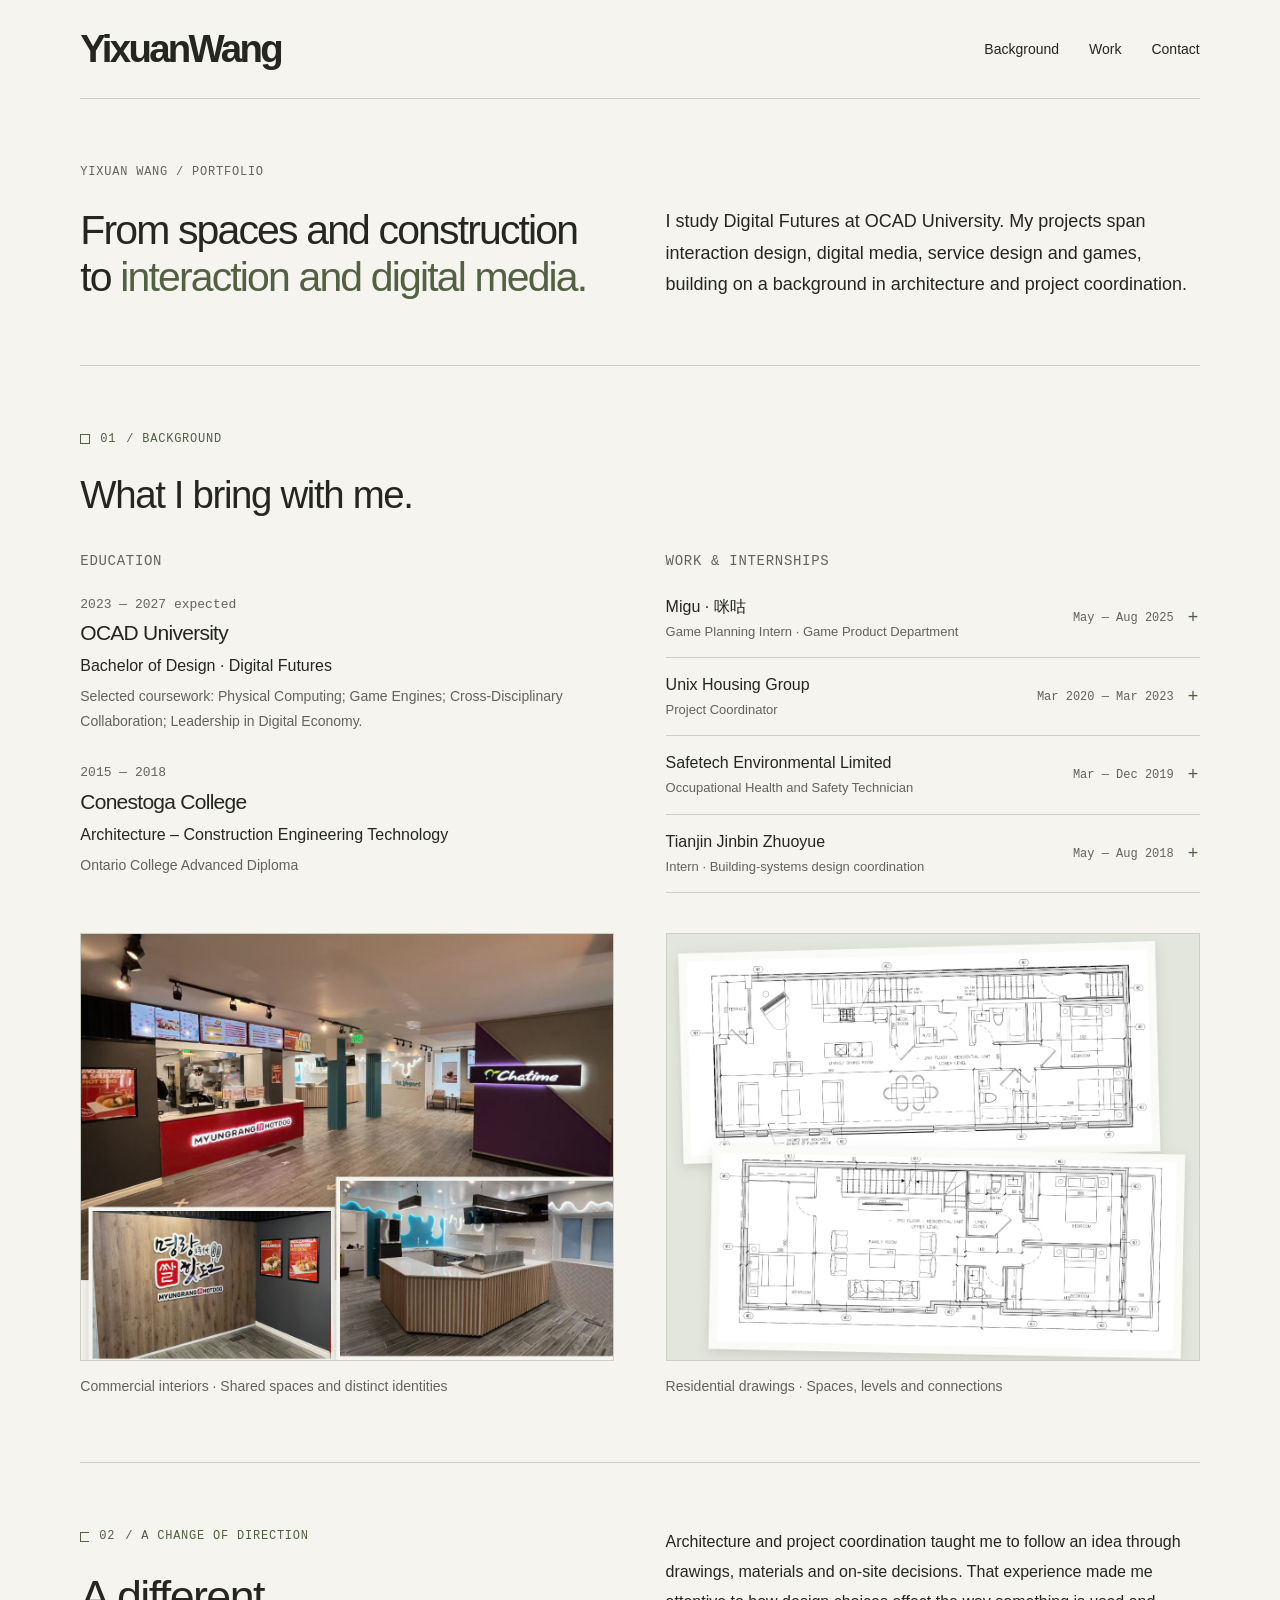
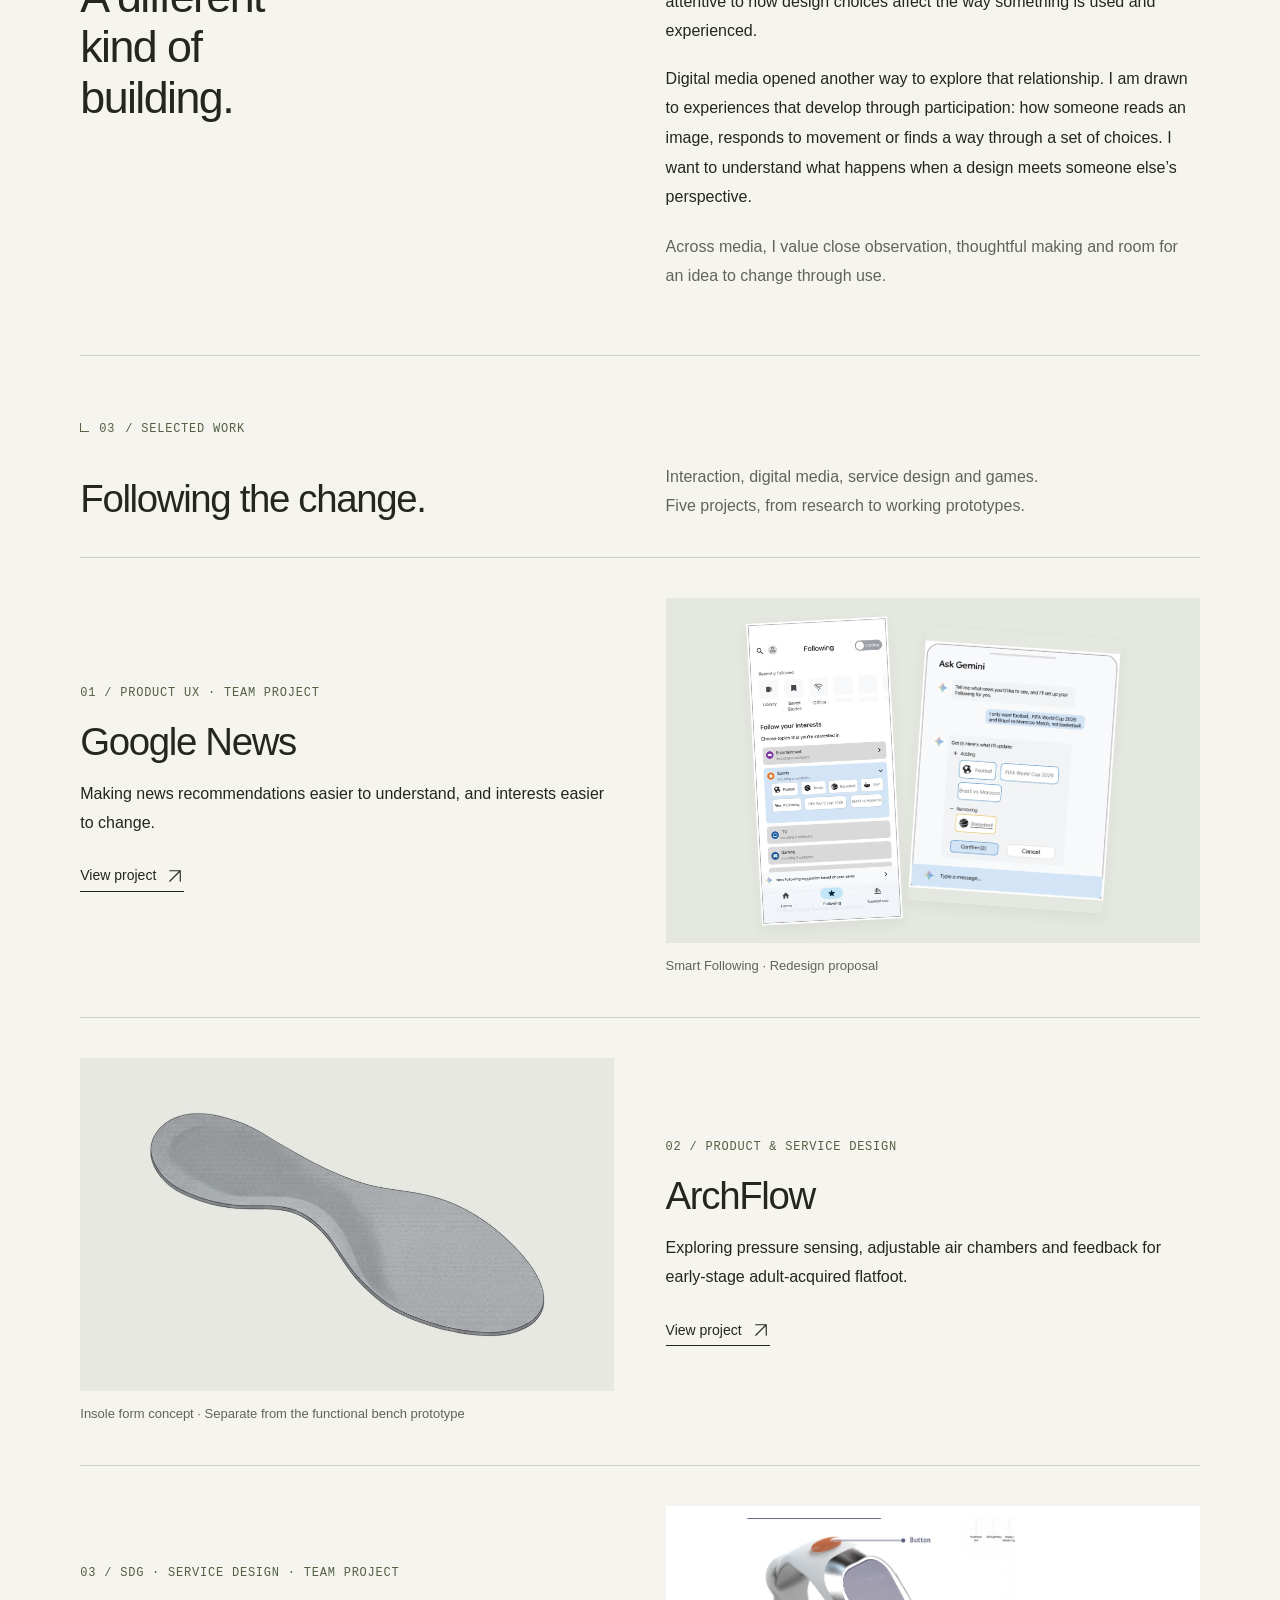
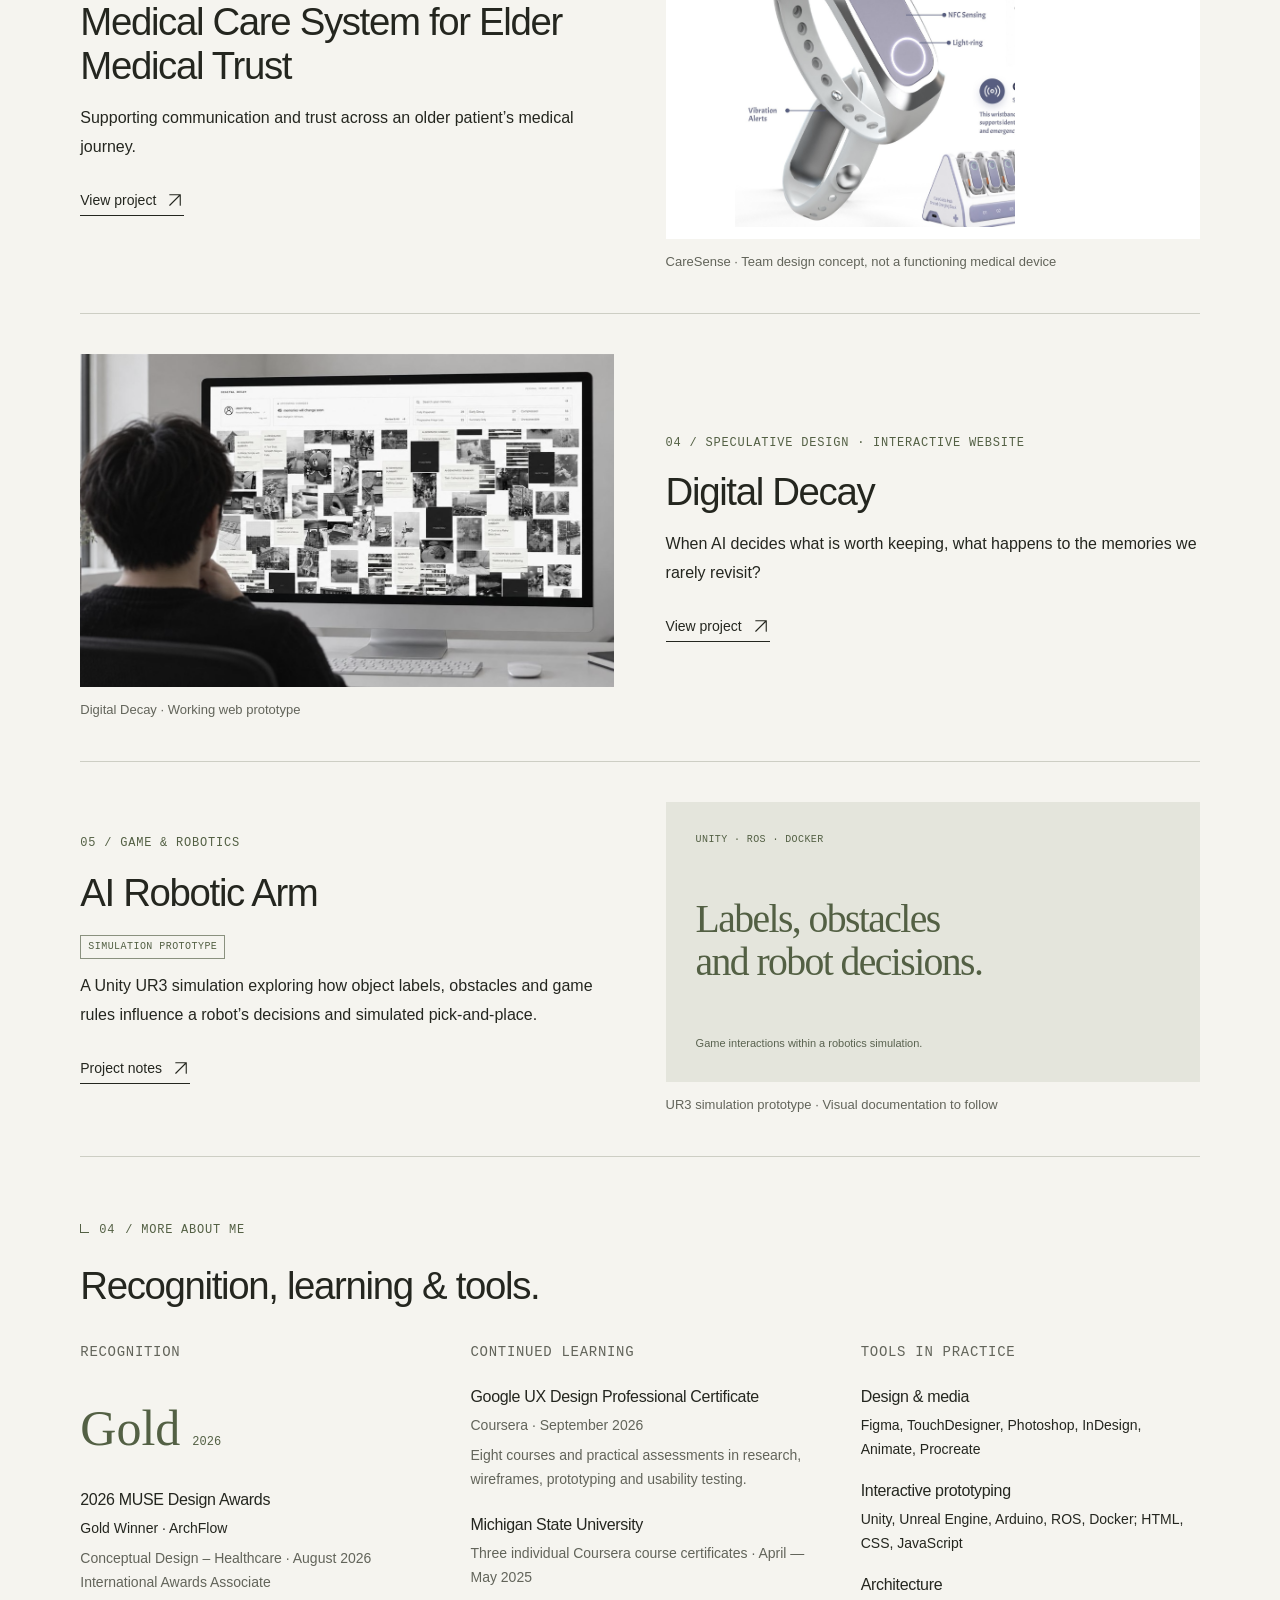
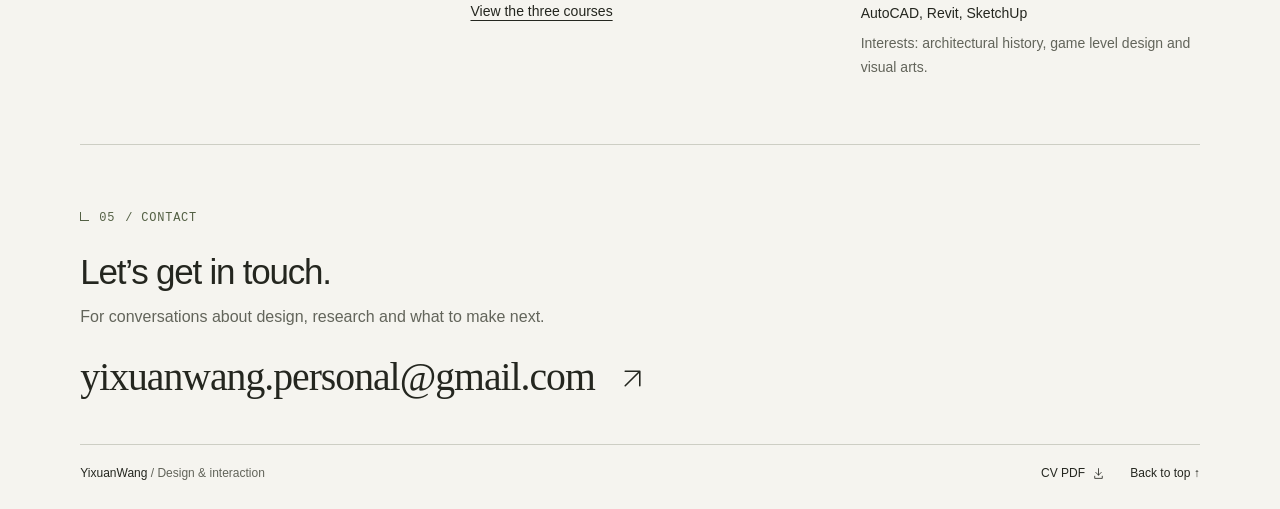
<file: site/index.html>
<!doctype html>
<html lang="en">
<head>
<meta charset="utf-8">
<meta name="viewport" content="width=device-width,initial-scale=1">
<meta name="theme-color" content="#f5f4ef">
<title>YixuanWang — Design &amp; Interaction</title>
<meta name="description" content="I study Digital Futures at OCAD University. My projects span interaction design, digital media, service design and games, building on a background in architecture and project coordination.">
<meta property="og:type" content="website">
<meta property="og:title" content="YixuanWang — Design &amp; Interaction">
<meta property="og:description" content="I study Digital Futures at OCAD University. My projects span interaction design, digital media, service design and games, building on a background in architecture and project coordination.">
<meta property="og:image" content="assets/portfolio-share.jpg">
<meta property="og:site_name" content="YixuanWang">
<meta name="twitter:card" content="summary_large_image">
<link rel="icon" type="image/svg+xml" href="favicon.svg">
<link rel="stylesheet" href="styles.css?v=cv-compositions">
<script defer src="config.js">
</script>
<script defer src="app.js">
</script>
</head>
<body id="top">
<a class="skip-link" href="#main">Skip to content</a>
<header class="site-header wrap">
<a class="wordmark" href="index.html" aria-label="YixuanWang — home">YixuanWang</a>
<nav aria-label="Main navigation">
<a href="index.html#background">Background</a>
<a href="index.html#work">Work</a>
<a href="index.html#contact">Contact</a>
</nav>
</header>
<main id="main">
<div class="wrap">
<section class="opening" aria-labelledby="intro-title">
<p class="eyebrow">Yixuan Wang / Portfolio</p>
<h1 id="intro-title">From spaces and construction<br class="desktop-break"> to <span>interaction and digital media.</span>
</h1>
<p>I study Digital Futures at OCAD University. My projects span interaction design, digital media, service design and games, building on a background in architecture and project coordination.</p>
</section>
   <section id="background" class="home-section background-section">
<p class="section-label">
<span>01</span> / BACKGROUND</p>
<h2>What I bring with me.</h2>
<div class="background-columns">
<div>
<h3 class="column-label">Education</h3>
<article class="education-item">
<p class="date">2023 — 2027 expected</p>
<h4>OCAD University</h4>
<p>Bachelor of Design · Digital Futures</p>
<p class="small subtle">Selected coursework: Physical Computing; Game Engines; Cross-Disciplinary Collaboration; Leadership in Digital Economy.</p>
</article>
<article class="education-item">
<p class="date">2015 — 2018</p>
<h4>Conestoga College</h4>
<p>Architecture – Construction Engineering Technology</p>
<p class="small subtle">Ontario College Advanced Diploma</p>
</article>
</div>
<div>
<h3 class="column-label">Work & internships</h3>
<div class="work-history">
<details>
<summary>
<span>
<strong>Migu · 咪咕</strong>
<span class="job-role">Game Planning Intern · Game Product Department</span>
</span>
<span class="date">May — Aug 2025</span>
<span class="detail-plus" aria-hidden="true">+</span>
</summary>
<p>Contributed to game proposals, core design, frameworks and system design in a remote internship. Analysed mechanics, audiences and business models in Stardew Valley, The Legend of Zelda: Breath of the Wild and Monster Hunter titles.</p>
</details>
<details>
<summary>
<span>
<strong>Unix Housing Group</strong>
<span class="job-role">Project Coordinator</span>
</span>
<span class="date">Mar 2020 — Mar 2023</span>
<span class="detail-plus" aria-hidden="true">+</span>
</summary>
<p>Coordinated schedules, material budgets and procurement; compared contractor proposals, tracked design revisions, and coordinated inspections and permit applications with architects, engineers, contractors and municipal reviewers.</p>
<p>On a College Street heritage redevelopment into affordable housing, represented the developer in coordinating temporary facade support and compiled supporting documents for a municipal application that received approval. Also contributed to commercial and residential interior design, site coordination and public utility arrangements.</p>
</details>
<details>
<summary>
<span>
<strong>Safetech Environmental Limited</strong>
<span class="job-role">Occupational Health and Safety Technician</span>
</span>
<span class="date">Mar — Dec 2019</span>
<span class="detail-plus" aria-hidden="true">+</span>
</summary>
<p>Conducted hazardous and designated building-material surveys and risk assessments, investigated mold, and prepared remediation recommendations. Produced technical reports and drawings and contributed to thermal-gradient and building-envelope analyses.</p>
</details>
<details>
<summary>
<span>
<strong>Tianjin Jinbin Zhuoyue</strong>
<span class="job-role">Intern · Building-systems design coordination</span>
</span>
<span class="date">May — Aug 2018</span>
<span class="detail-plus" aria-hidden="true">+</span>
</summary>
<p>At Tianjin Jinbin Zhuoyue Planning and Architectural Design Co., Ltd., supported building-systems design coordination, technical-document reviews and drawing revisions with architectural, structural and building-services teams in Tianjin, China.</p>
</details>
</div>
</div>
</div>
<div class="work-documentation">
<figure>
<img src="assets/background/commercial-interiors-composition.jpg" width="1200" height="960" alt="A commercial interior with illuminated shopfronts, overlaid with photographs of a timber brand wall and curved service counter." loading="lazy" decoding="async">
<figcaption>Commercial interiors · Shared spaces and distinct identities</figcaption>
</figure>
<figure>
<img src="assets/background/residential-plans-composition.jpg" width="1200" height="960" alt="Two layered architectural floor plans showing the connected living spaces, stairs and bedrooms of a two-level residence." loading="lazy" decoding="async">
<figcaption>Residential drawings · Spaces, levels and connections</figcaption>
</figure>
</div>
</section>
   <section id="turn" class="turn-section home-section">
<div>
<p class="section-label">
<span>02</span> / A CHANGE OF DIRECTION</p>
<h2>A different<br> kind of building.</h2>
</div>
<div class="turn-copy">
<p>Architecture and project coordination taught me to follow an idea through drawings, materials and on-site decisions. That experience made me attentive to how design choices affect the way something is used and experienced.</p>
<p>Digital media opened another way to explore that relationship. I am drawn to experiences that develop through participation: how someone reads an image, responds to movement or finds a way through a set of choices. I want to understand what happens when a design meets someone else’s perspective.</p>
<p class="turn-continuity">Across media, I value close observation, thoughtful making and room for an idea to change through use.</p>
</div>
</section>
   <section id="work" class="home-section after-turn">
<p class="section-label">
<span>03</span> / SELECTED WORK</p>
<div class="section-intro">
<h2>Following the change.</h2>
<p>Interaction, digital media, service design and games.<br> Five projects, from research to working prototypes.</p>
</div>
<article class="project-row project-google-news ">
<div class="project-copy">
<p class="eyebrow">01 / Product UX · Team project</p>
<h3>
<a href="projects/google-news/index.html">Google News</a>
</h3>
<p>Making news recommendations easier to understand, and interests easier to change.</p>
<div class="project-actions">
<a class="text-link" href="projects/google-news/index.html">View project <svg width="18" height="18" viewBox="0 0 24 24" fill="none" stroke="currentColor" stroke-width="1.5" stroke-linecap="round" stroke-linejoin="round" aria-hidden="true">
<path d="M5 19 19 5M5 5h14v14"/>
</svg>
</a>
</div>
</div>
<figure class="project-visual">
<a href="projects/google-news/index.html" aria-label="Explore Google News Research and Redesign">
<div class="news-visual">
<img class="" src="assets/google-news/following-1280.jpg" width="517" height="1106" srcset="assets/google-news/following-640.jpg 517w" sizes="(max-width: 700px) 40vw, 24vw" alt="Google News redesign prototype showing manually selected interests alongside an AI-assisted suggestion panel." loading="lazy" decoding="async">
<img class="" src="assets/google-news/interest-confirmation-1280.jpg" width="515" height="652" srcset="assets/google-news/interest-confirmation-640.jpg 515w" sizes="(max-width: 700px) 40vw, 24vw" alt="AI interest suggestions presented for user confirmation in the redesign prototype." loading="lazy" decoding="async">
</div>
</a>
<figcaption>Smart Following · Redesign proposal</figcaption>
</figure>
</article>
<article class="project-row project-archflow reverse">
<div class="project-copy">
<p class="eyebrow">02 / Product &amp; service design</p>
<h3>
<a href="projects/archflow/index.html">ArchFlow</a>
</h3>
<p>Exploring pressure sensing, adjustable air chambers and feedback for early-stage adult-acquired flatfoot.</p>
<div class="project-actions">
<a class="text-link" href="projects/archflow/index.html">View project <svg width="18" height="18" viewBox="0 0 24 24" fill="none" stroke="currentColor" stroke-width="1.5" stroke-linecap="round" stroke-linejoin="round" aria-hidden="true">
<path d="M5 19 19 5M5 5h14v14"/>
</svg>
</a>
</div>
</div>
<figure class="project-visual">
<a href="projects/archflow/index.html" aria-label="Explore ArchFlow">
<img class="insole-visual" src="assets/archflow/insole-concept-1280.jpg" width="802" height="453" srcset="assets/archflow/insole-concept-640.jpg 640w, assets/archflow/insole-concept-1280.jpg 802w" sizes="(max-width: 700px) 92vw, 55vw" alt="ArchFlow insole form concept, shown as a grey three-dimensional rendering." loading="lazy" decoding="async">
</a>
<figcaption>Insole form concept · Separate from the functional bench prototype</figcaption>
</figure>
</article>
<article class="project-row project-sdg ">
<div class="project-copy">
<p class="eyebrow">03 / SDG · Service design · Team project</p>
<h3>
<a href="projects/sdg/index.html">Medical Care System for Elder Medical Trust</a>
</h3>
<p>Supporting communication and trust across an older patient’s medical journey.</p>
<div class="project-actions">
<a class="text-link" href="projects/sdg/index.html">View project <svg width="18" height="18" viewBox="0 0 24 24" fill="none" stroke="currentColor" stroke-width="1.5" stroke-linecap="round" stroke-linejoin="round" aria-hidden="true">
<path d="M5 19 19 5M5 5h14v14"/>
</svg>
</a>
</div>
</div>
<figure class="project-visual">
<a href="projects/sdg/index.html" aria-label="Explore Medical Care System for Elder Medical Trust">
<img class="" src="assets/sdg/wristband-concept-1280.jpg" width="1250" height="1380" srcset="assets/sdg/wristband-concept-640.jpg 640w, assets/sdg/wristband-concept-1280.jpg 1250w" sizes="(max-width: 700px) 92vw, 55vw" alt="CareSense wristband concept rendering from the team portfolio." loading="lazy" decoding="async">
</a>
<figcaption>CareSense · Team design concept, not a functioning medical device</figcaption>
</figure>
</article>
<article class="project-row project-digital-decay reverse">
<div class="project-copy">
<p class="eyebrow">04 / Speculative design · Interactive website</p>
<h3>
<a href="projects/digital-decay/index.html">Digital Decay</a>
</h3>
<p>When AI decides what is worth keeping, what happens to the memories we rarely revisit?</p>
<div class="project-actions">
<a class="text-link" href="projects/digital-decay/index.html">View project <svg width="18" height="18" viewBox="0 0 24 24" fill="none" stroke="currentColor" stroke-width="1.5" stroke-linecap="round" stroke-linejoin="round" aria-hidden="true">
<path d="M5 19 19 5M5 5h14v14"/>
</svg>
</a>
<button hidden class="button demo-button" data-demo="digital-decay">
<svg width="18" height="18" viewBox="0 0 24 24" fill="none" stroke="currentColor" stroke-width="1.5" stroke-linecap="round" stroke-linejoin="round" aria-hidden="true">
<path d="m8 5 11 7-11 7Z"/>
</svg>
<span>Watch demo</span>
<small>2:49</small>
</button>
</div>
</div>
<figure class="project-visual">
<a href="projects/digital-decay/index.html" aria-label="Explore Digital Decay">
<img class="" src="assets/digital-decay/outcome-1280.jpg" width="1280" height="699" srcset="assets/digital-decay/outcome-640.jpg 640w, assets/digital-decay/outcome-1280.jpg 1280w, assets/digital-decay/outcome-1920.jpg 1697w" sizes="(max-width: 700px) 92vw, 55vw" alt="A person viewing the Digital Decay memory archive on a desktop monitor." loading="lazy" decoding="async">
</a>
<figcaption>Digital Decay · Working web prototype</figcaption>
</figure>
</article>
<article class="project-row project-ai-robotic-arm ">
<div class="project-copy">
<p class="eyebrow">05 / Game &amp; robotics</p>
<h3>
<a href="projects/ai-robotic-arm/index.html">AI Robotic Arm</a>
</h3>
<span class="status">Simulation prototype</span>
<p>A Unity UR3 simulation exploring how object labels, obstacles and game rules influence a robot’s decisions and simulated pick-and-place.</p>
<div class="project-actions">
<a class="text-link" href="projects/ai-robotic-arm/index.html">Project notes <svg width="18" height="18" viewBox="0 0 24 24" fill="none" stroke="currentColor" stroke-width="1.5" stroke-linecap="round" stroke-linejoin="round" aria-hidden="true">
<path d="M5 19 19 5M5 5h14v14"/>
</svg>
</a>
</div>
</div>
<figure class="project-visual">
<a href="projects/ai-robotic-arm/index.html" aria-label="Explore AI Robotic Arm Interactive Game">
<div class="progress-visual">
<span class="mono">UNITY · ROS · DOCKER</span>
<div>Labels, obstacles<br>and robot decisions.</div>
<span>Game interactions within a robotics simulation.</span>
</div>
</a>
<figcaption>UR3 simulation prototype · Visual documentation to follow</figcaption>
</figure>
</article>
</section>
   <section id="more" class="home-section after-turn">
<p class="section-label">
<span>04</span> / MORE ABOUT ME</p>
<h2>Recognition, learning & tools.</h2>
<div class="credentials-grid">
<div>
<h3 class="column-label">Recognition</h3>
<p class="award-mark">Gold<span>2026</span>
</p>
<h4>2026 MUSE Design Awards</h4>
<p>Gold Winner · ArchFlow</p>
<p class="small subtle">Conceptual Design – Healthcare · August 2026<br>International Awards Associate</p>
</div>
<div>
<h3 class="column-label">Continued learning</h3>
<article class="credential">
<h4>Google UX Design Professional Certificate</h4>
<p class="small subtle">Coursera · September 2026</p>
<p class="small subtle">Eight courses and practical assessments in research, wireframes, prototyping and usability testing.</p>
</article>
<article class="credential">
<h4>Michigan State University</h4>
<p class="small subtle">Three individual Coursera course certificates · April — May 2025</p>
<details>
<summary>View the three courses</summary>
<ul>
<li>Game Design and Development 1: 2D Shooter</li>
<li>Game Design and Development 2: 2D Platformer</li>
<li>Game Design and Development 3: 3D Shooter</li>
</ul>
</details>
</article>
</div>
<div>
<h3 class="column-label">Tools in practice</h3>
<article class="skill-group">
<h4>Design &amp; media</h4>
<p class="small">Figma, TouchDesigner, Photoshop, InDesign, Animate, Procreate</p>
</article>
<article class="skill-group">
<h4>Interactive prototyping</h4>
<p class="small">Unity, Unreal Engine, Arduino, ROS, Docker; HTML, CSS, JavaScript</p>
</article>
<article class="skill-group">
<h4>Architecture</h4>
<p class="small">AutoCAD, Revit, SketchUp</p>
</article>
<p class="small subtle">Interests: architectural history, game level design and visual arts.</p>
</div>
</div>
</section>
</div>
</main>
<footer id="contact" class="site-footer wrap">
<div class="contact-heading">
<p class="section-label">
<span>05</span> / CONTACT</p>
<h2>Let’s get in touch.</h2>
<p>For conversations about design, research and what to make next.</p>
</div>
<a class="email-link" href="mailto:yixuanwang.personal@gmail.com">yixuanwang.personal@gmail.com <svg width="18" height="18" viewBox="0 0 24 24" fill="none" stroke="currentColor" stroke-width="1.5" stroke-linecap="round" stroke-linejoin="round" aria-hidden="true">
<path d="M5 19 19 5M5 5h14v14"/>
</svg>
</a>
<div class="footer-bottom">
<span>YixuanWang <span class="subtle">/ Design & interaction</span>
</span>
<div>
<a href="assets/yixuan-wang-cv.pdf" download>CV PDF <svg width="18" height="18" viewBox="0 0 24 24" fill="none" stroke="currentColor" stroke-width="1.5" stroke-linecap="round" stroke-linejoin="round" aria-hidden="true">
<path d="M12 3v12m-5-5 5 5 5-5M5 17v4h14v-4"/>
</svg>
</a>
<a href="#top">Back to top ↑</a>
</div>
</div>
</footer>
<dialog class="media-dialog" id="media-dialog" aria-labelledby="media-title">
<div class="dialog-header">
<h2 id="media-title">Project media</h2>
<button class="icon-button" data-close-dialog aria-label="Close media">
<svg width="18" height="18" viewBox="0 0 24 24" fill="none" stroke="currentColor" stroke-width="1.5" stroke-linecap="round" stroke-linejoin="round" aria-hidden="true">
<path d="m6 6 12 12M6 18 18 6"/>
</svg>
</button>
</div>
<div id="media-content">
</div>
<p class="dialog-note">Escape to close</p>
</dialog>
</body>
</html>
</file>
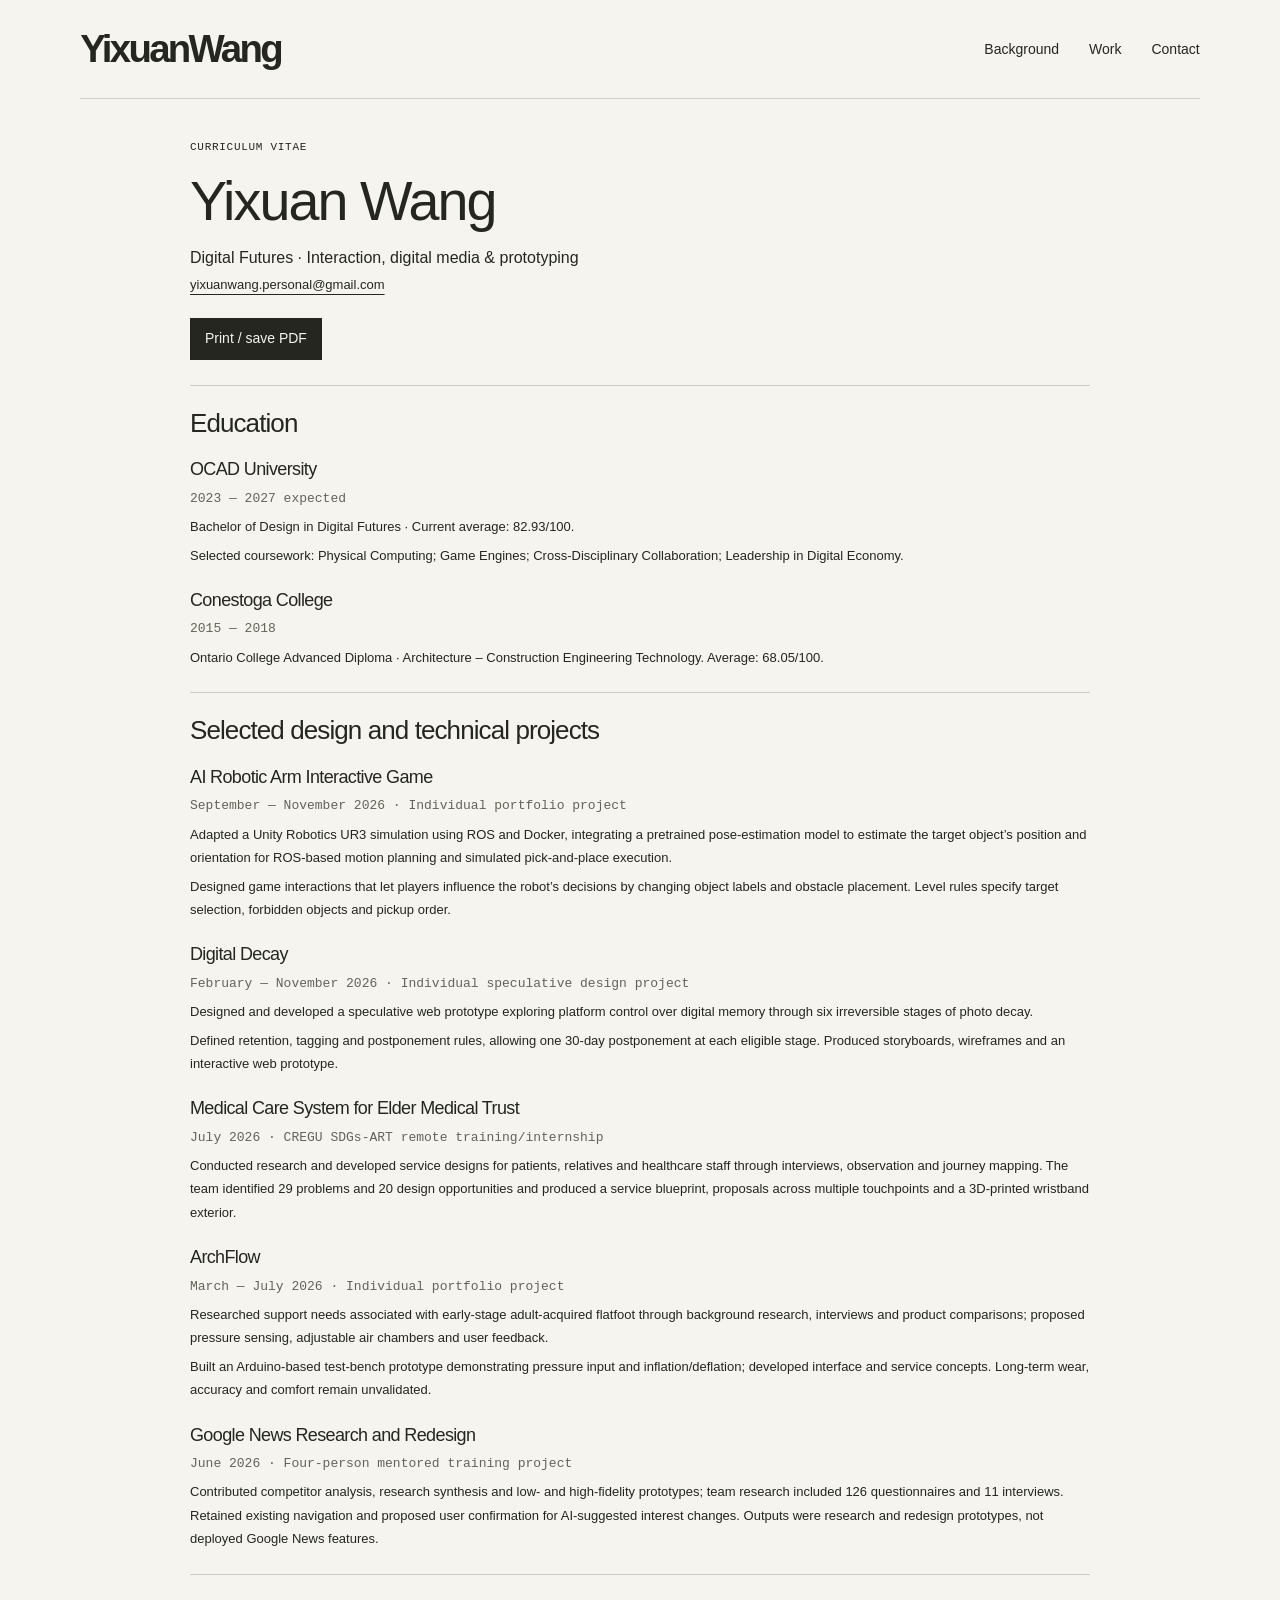
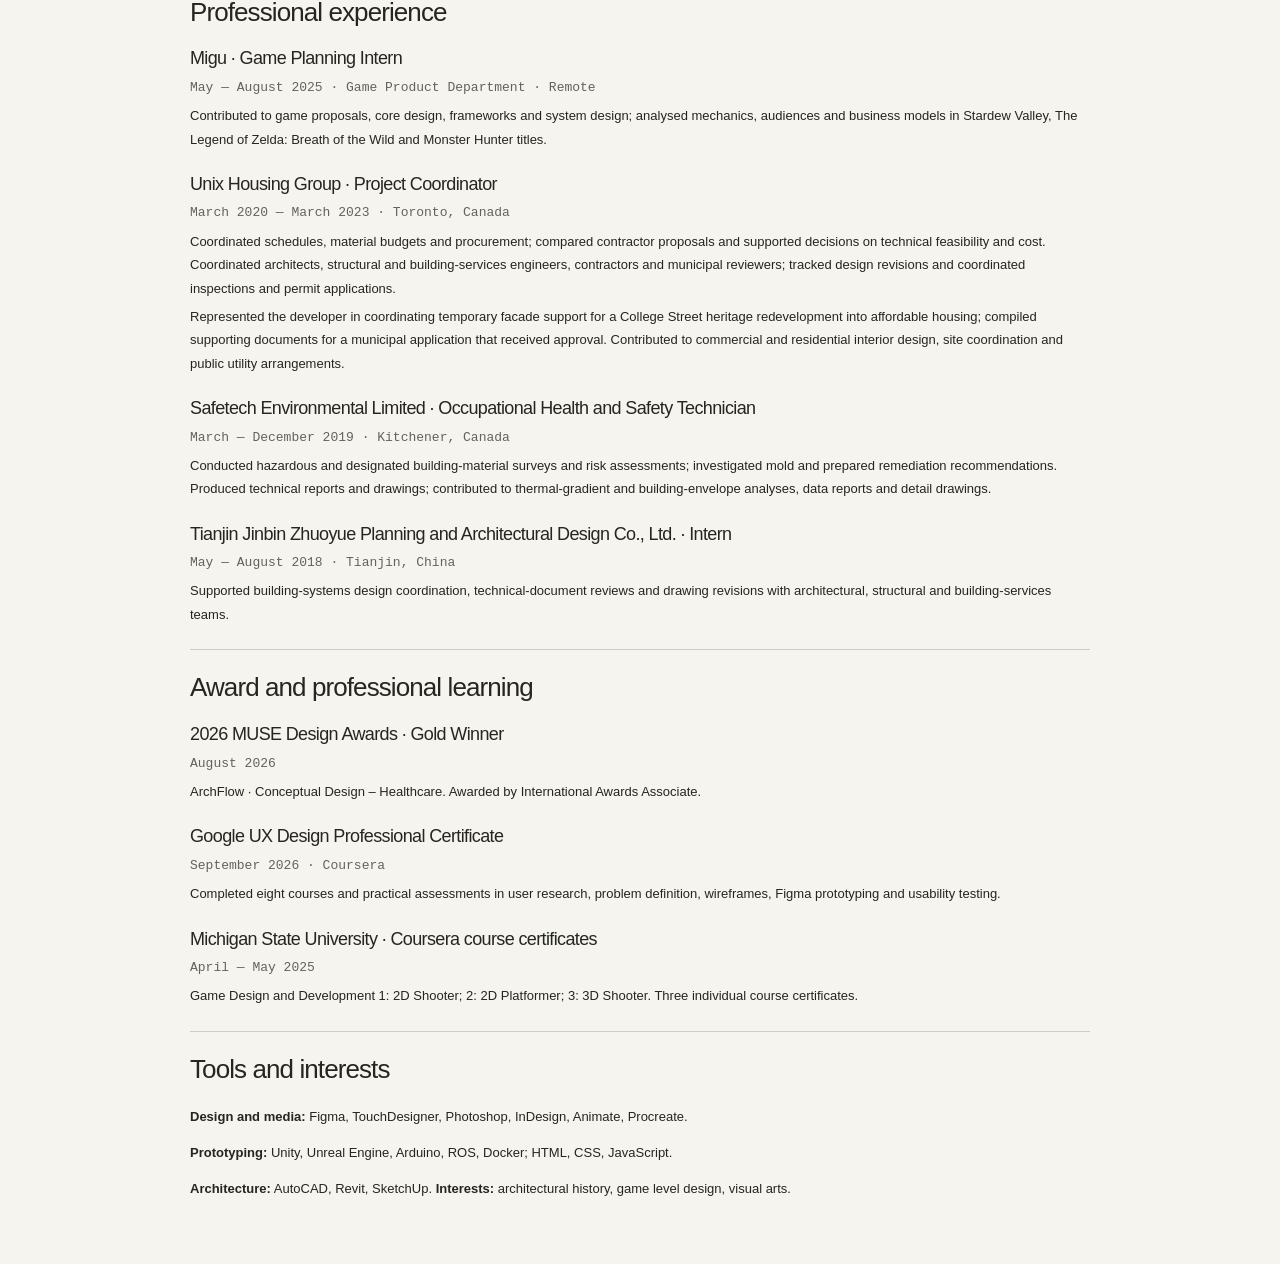
<file: site/cv/index.html>
<!doctype html>
<html lang="en">
<head>
<meta charset="utf-8">
<meta name="viewport" content="width=device-width,initial-scale=1">
<meta name="theme-color" content="#f5f4ef">
<title>Yixuan Wang — CV</title>
<meta name="description" content="Education, professional experience and selected design work by Yixuan Wang.">
<meta property="og:type" content="website">
<meta property="og:title" content="Yixuan Wang — CV">
<meta property="og:description" content="Education, professional experience and selected design work by Yixuan Wang.">
<meta property="og:image" content="../assets/portfolio-share.jpg">
<meta property="og:site_name" content="YixuanWang">
<meta name="twitter:card" content="summary_large_image">
<link rel="icon" type="image/svg+xml" href="../favicon.svg">
<link rel="stylesheet" href="../styles.css">
<script defer src="../config.js">
</script>
<script defer src="../app.js">
</script>
</head>
<body id="top">
<a class="skip-link" href="#main">Skip to content</a>
<header class="site-header wrap">
<a class="wordmark" href="../index.html" aria-label="YixuanWang — home">YixuanWang</a>
<nav aria-label="Main navigation">
<a href="../index.html#background">Background</a>
<a href="../index.html#work">Work</a>
<a href="../index.html#contact">Contact</a>
</nav>
</header>
<main id="main">
<article class="wrap cv-page">
<header>
<p class="eyebrow">Curriculum vitae</p>
<h1>Yixuan Wang</h1>
<p>Digital Futures · Interaction, digital media &amp; prototyping</p>
<a href="mailto:yixuanwang.personal@gmail.com">yixuanwang.personal@gmail.com</a>
<button class="button print-button" data-print>Print / save PDF</button>
</header>
<section>
<h2>Education</h2>
<div class="cv-entry">
<h3>OCAD University</h3>
<p class="date">2023 — 2027 expected</p>
<p>Bachelor of Design in Digital Futures · Current average: 82.93/100.</p>
<p>Selected coursework: Physical Computing; Game Engines; Cross-Disciplinary Collaboration; Leadership in Digital Economy.</p>
</div>
<div class="cv-entry">
<h3>Conestoga College</h3>
<p class="date">2015 — 2018</p>
<p>Ontario College Advanced Diploma · Architecture – Construction Engineering Technology. Average: 68.05/100.</p>
</div>
</section>
<section>
<h2>Selected design and technical projects</h2>
<div class="cv-entry">
<h3>AI Robotic Arm Interactive Game</h3>
<p class="date">September — November 2026 · Individual portfolio project</p>
<p>Adapted a Unity Robotics UR3 simulation using ROS and Docker, integrating a pretrained pose-estimation model to estimate the target object’s position and orientation for ROS-based motion planning and simulated pick-and-place execution.</p>
<p>Designed game interactions that let players influence the robot’s decisions by changing object labels and obstacle placement. Level rules specify target selection, forbidden objects and pickup order.</p>
</div>
<div class="cv-entry">
<h3>Digital Decay</h3>
<p class="date">February — November 2026 · Individual speculative design project</p>
<p>Designed and developed a speculative web prototype exploring platform control over digital memory through six irreversible stages of photo decay.</p>
<p>Defined retention, tagging and postponement rules, allowing one 30-day postponement at each eligible stage. Produced storyboards, wireframes and an interactive web prototype.</p>
</div>
<div class="cv-entry">
<h3>Medical Care System for Elder Medical Trust</h3>
<p class="date">July 2026 · CREGU SDGs-ART remote training/internship</p>
<p>Conducted research and developed service designs for patients, relatives and healthcare staff through interviews, observation and journey mapping. The team identified 29 problems and 20 design opportunities and produced a service blueprint, proposals across multiple touchpoints and a 3D-printed wristband exterior.</p>
</div>
<div class="cv-entry">
<h3>ArchFlow</h3>
<p class="date">March — July 2026 · Individual portfolio project</p>
<p>Researched support needs associated with early-stage adult-acquired flatfoot through background research, interviews and product comparisons; proposed pressure sensing, adjustable air chambers and user feedback.</p>
<p>Built an Arduino-based test-bench prototype demonstrating pressure input and inflation/deflation; developed interface and service concepts. Long-term wear, accuracy and comfort remain unvalidated.</p>
</div>
<div class="cv-entry">
<h3>Google News Research and Redesign</h3>
<p class="date">June 2026 · Four-person mentored training project</p>
<p>Contributed competitor analysis, research synthesis and low- and high-fidelity prototypes; team research included 126 questionnaires and 11 interviews. Retained existing navigation and proposed user confirmation for AI-suggested interest changes. Outputs were research and redesign prototypes, not deployed Google News features.</p>
</div>
</section>
<section class="cv-experience">
<h2>Professional experience</h2>
<div class="cv-entry">
<h3>Migu · Game Planning Intern</h3>
<p class="date">May — August 2025 · Game Product Department · Remote</p>
<p>Contributed to game proposals, core design, frameworks and system design; analysed mechanics, audiences and business models in Stardew Valley, The Legend of Zelda: Breath of the Wild and Monster Hunter titles.</p>
</div>
<div class="cv-entry">
<h3>Unix Housing Group · Project Coordinator</h3>
<p class="date">March 2020 — March 2023 · Toronto, Canada</p>
<p>Coordinated schedules, material budgets and procurement; compared contractor proposals and supported decisions on technical feasibility and cost. Coordinated architects, structural and building-services engineers, contractors and municipal reviewers; tracked design revisions and coordinated inspections and permit applications.</p>
<p>Represented the developer in coordinating temporary facade support for a College Street heritage redevelopment into affordable housing; compiled supporting documents for a municipal application that received approval. Contributed to commercial and residential interior design, site coordination and public utility arrangements.</p>
</div>
<div class="cv-entry">
<h3>Safetech Environmental Limited · Occupational Health and Safety Technician</h3>
<p class="date">March — December 2019 · Kitchener, Canada</p>
<p>Conducted hazardous and designated building-material surveys and risk assessments; investigated mold and prepared remediation recommendations. Produced technical reports and drawings; contributed to thermal-gradient and building-envelope analyses, data reports and detail drawings.</p>
</div>
<div class="cv-entry">
<h3>Tianjin Jinbin Zhuoyue Planning and Architectural Design Co., Ltd. · Intern</h3>
<p class="date">May — August 2018 · Tianjin, China</p>
<p>Supported building-systems design coordination, technical-document reviews and drawing revisions with architectural, structural and building-services teams.</p>
</div>
</section>
<section>
<h2>Award and professional learning</h2>
<div class="cv-entry">
<h3>2026 MUSE Design Awards · Gold Winner</h3>
<p class="date">August 2026</p>
<p>ArchFlow · Conceptual Design – Healthcare. Awarded by International Awards Associate.</p>
</div>
<div class="cv-entry">
<h3>Google UX Design Professional Certificate</h3>
<p class="date">September 2026 · Coursera</p>
<p>Completed eight courses and practical assessments in user research, problem definition, wireframes, Figma prototyping and usability testing.</p>
</div>
<div class="cv-entry">
<h3>Michigan State University · Coursera course certificates</h3>
<p class="date">April — May 2025</p>
<p>Game Design and Development 1: 2D Shooter; 2: 2D Platformer; 3: 3D Shooter. Three individual course certificates.</p>
</div>
</section>
<section>
<h2>Tools and interests</h2>
<p><strong>Design and media:</strong> Figma, TouchDesigner, Photoshop, InDesign, Animate, Procreate.</p>
<p><strong>Prototyping:</strong> Unity, Unreal Engine, Arduino, ROS, Docker; HTML, CSS, JavaScript.</p>
<p><strong>Architecture:</strong> AutoCAD, Revit, SketchUp. <strong>Interests:</strong> architectural history, game level design, visual arts.</p>
</section>
</article>
</main>
<dialog class="media-dialog" id="media-dialog" aria-labelledby="media-title">
<div class="dialog-header">
<h2 id="media-title">Project media</h2>
<button class="icon-button" data-close-dialog aria-label="Close media">
<svg width="18" height="18" viewBox="0 0 24 24" fill="none" stroke="currentColor" stroke-width="1.5" stroke-linecap="round" stroke-linejoin="round" aria-hidden="true">
<path d="m6 6 12 12M6 18 18 6"/>
</svg>
</button>
</div>
<div id="media-content">
</div>
<p class="dialog-note">Escape to close</p>
</dialog>
</body>
</html>
</file>
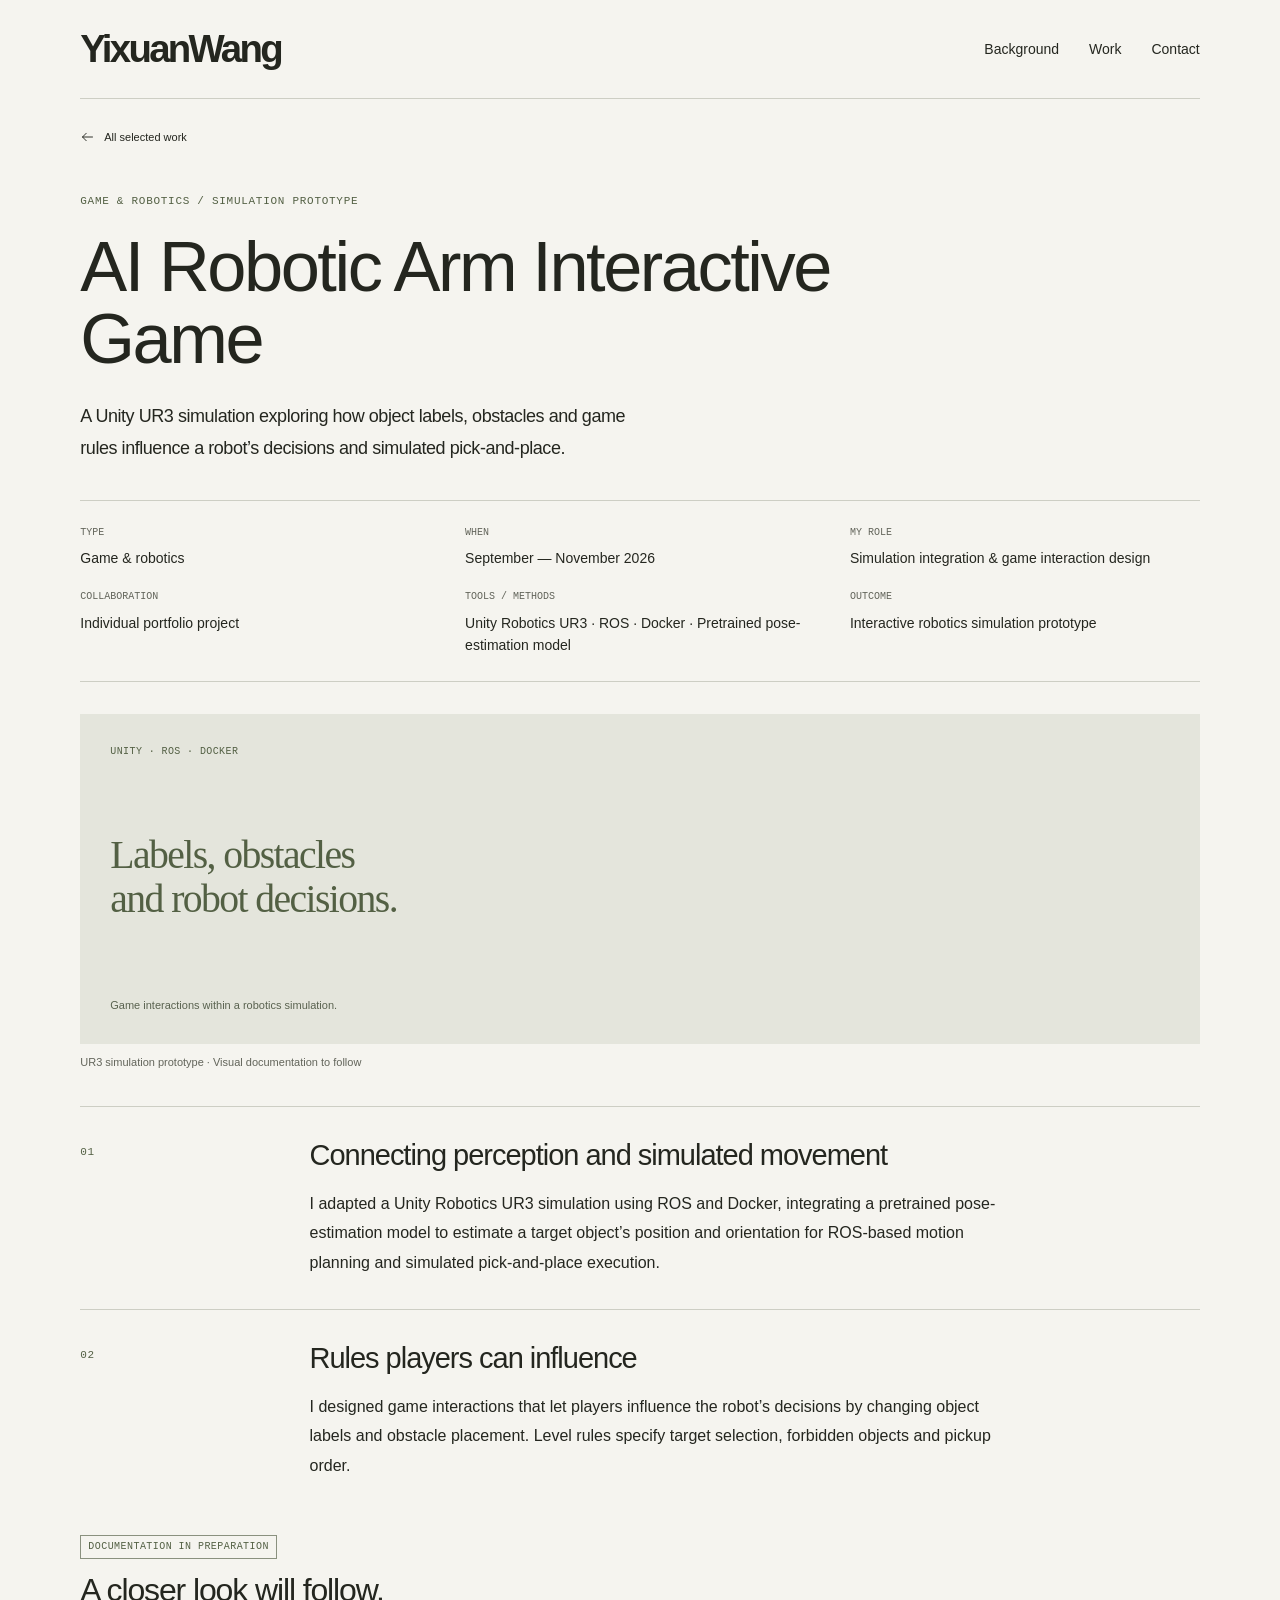
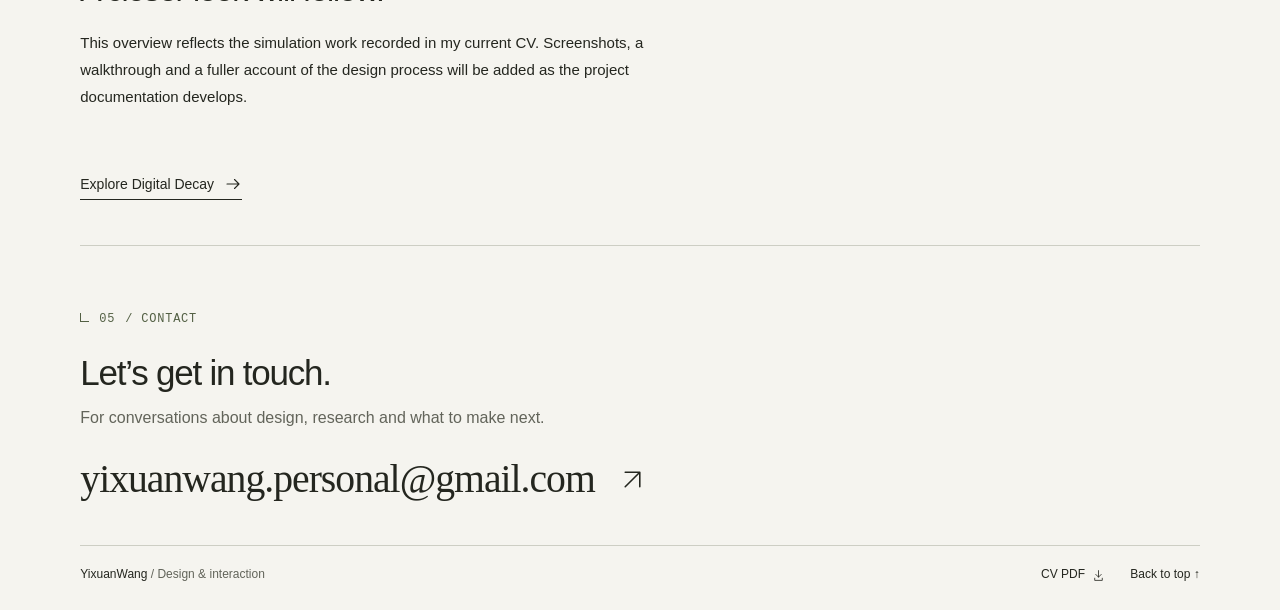
<file: site/projects/ai-robotic-arm/index.html>
<!doctype html>
<html lang="en">
<head>
<meta charset="utf-8">
<meta name="viewport" content="width=device-width,initial-scale=1">
<meta name="theme-color" content="#f5f4ef">
<title>AI Robotic Arm Interactive Game — Yixuan Wang</title>
<meta name="description" content="A Unity UR3 simulation exploring how object labels, obstacles and game rules influence a robot’s decisions and simulated pick-and-place.">
<meta property="og:type" content="website">
<meta property="og:title" content="AI Robotic Arm Interactive Game — Yixuan Wang">
<meta property="og:description" content="A Unity UR3 simulation exploring how object labels, obstacles and game rules influence a robot’s decisions and simulated pick-and-place.">
<meta property="og:image" content="../../assets/portfolio-share.jpg">
<meta property="og:site_name" content="YixuanWang">
<meta name="twitter:card" content="summary_large_image">
<link rel="icon" type="image/svg+xml" href="../../favicon.svg">
<link rel="stylesheet" href="../../styles.css">
<script defer src="../../config.js">
</script>
<script defer src="../../app.js">
</script>
</head>
<body id="top">
<a class="skip-link" href="#main">Skip to content</a>
<header class="site-header wrap">
<a class="wordmark" href="../../index.html" aria-label="YixuanWang — home">YixuanWang</a>
<nav aria-label="Main navigation">
<a href="../../index.html#background">Background</a>
<a href="../../index.html#work">Work</a>
<a href="../../index.html#contact">Contact</a>
</nav>
</header>
<main id="main">
<article class="wrap case-page overview-page">
<a class="back-link" href="../../index.html#work">
<svg width="18" height="18" viewBox="0 0 24 24" fill="none" stroke="currentColor" stroke-width="1.5" stroke-linecap="round" stroke-linejoin="round" aria-hidden="true">
<path d="M20 12H4m6-6-6 6 6 6"/>
</svg> All selected work</a>
<header class="case-header">
<p class="eyebrow">Game &amp; robotics / Simulation prototype</p>
<h1>AI Robotic Arm Interactive Game</h1>
<p class="case-deck">A Unity UR3 simulation exploring how object labels, obstacles and game rules influence a robot’s decisions and simulated pick-and-place.</p>
</header>
<dl class="project-meta">
<div>
<dt>Type</dt>
<dd>Game &amp; robotics</dd>
</div>
<div>
<dt>When</dt>
<dd>September — November 2026</dd>
</div>
<div>
<dt>My role</dt>
<dd>Simulation integration &amp; game interaction design</dd>
</div>
<div>
<dt>Collaboration</dt>
<dd>Individual portfolio project</dd>
</div>
<div>
<dt>Tools / methods</dt>
<dd>Unity Robotics UR3 · ROS · Docker · Pretrained pose-estimation model</dd>
</div>
<div>
<dt>Outcome</dt>
<dd>Interactive robotics simulation prototype</dd>
</div>
</dl>
<figure class="overview-hero">
<div class="progress-visual">
<span class="mono">UNITY · ROS · DOCKER</span>
<div>Labels, obstacles<br>and robot decisions.</div>
<span>Game interactions within a robotics simulation.</span>
</div>
<figcaption>UR3 simulation prototype · Visual documentation to follow</figcaption>
</figure>
<section class="overview-section">
<span class="eyebrow">01</span>
<div>
<h2>Connecting perception and simulated movement</h2>
<p>I adapted a Unity Robotics UR3 simulation using ROS and Docker, integrating a pretrained pose-estimation model to estimate a target object’s position and orientation for ROS-based motion planning and simulated pick-and-place execution.</p>
</div>
</section>
<section class="overview-section">
<span class="eyebrow">02</span>
<div>
<h2>Rules players can influence</h2>
<p>I designed game interactions that let players influence the robot’s decisions by changing object labels and obstacle placement. Level rules specify target selection, forbidden objects and pickup order.</p>
</div>
</section>
<div class="progress-note">
<span class="status">Documentation in preparation</span>
<h2>A closer look will follow.</h2>
<p>This overview reflects the simulation work recorded in my current CV. Screenshots, a walkthrough and a fuller account of the design process will be added as the project documentation develops.</p>
</div>
<a class="text-link next-link" href="../digital-decay/index.html">Explore Digital Decay <svg width="18" height="18" viewBox="0 0 24 24" fill="none" stroke="currentColor" stroke-width="1.5" stroke-linecap="round" stroke-linejoin="round" aria-hidden="true">
<path d="M4 12h16m-6-6 6 6-6 6"/>
</svg>
</a>
</article>
</main>
<footer id="contact" class="site-footer wrap">
<div class="contact-heading">
<p class="section-label">
<span>05</span> / CONTACT</p>
<h2>Let’s get in touch.</h2>
<p>For conversations about design, research and what to make next.</p>
</div>
<a class="email-link" href="mailto:yixuanwang.personal@gmail.com">yixuanwang.personal@gmail.com <svg width="18" height="18" viewBox="0 0 24 24" fill="none" stroke="currentColor" stroke-width="1.5" stroke-linecap="round" stroke-linejoin="round" aria-hidden="true">
<path d="M5 19 19 5M5 5h14v14"/>
</svg>
</a>
<div class="footer-bottom">
<span>YixuanWang <span class="subtle">/ Design & interaction</span>
</span>
<div>
<a href="../../assets/yixuan-wang-cv.pdf" download>CV PDF <svg width="18" height="18" viewBox="0 0 24 24" fill="none" stroke="currentColor" stroke-width="1.5" stroke-linecap="round" stroke-linejoin="round" aria-hidden="true">
<path d="M12 3v12m-5-5 5 5 5-5M5 17v4h14v-4"/>
</svg>
</a>
<a href="#top">Back to top ↑</a>
</div>
</div>
</footer>
<dialog class="media-dialog" id="media-dialog" aria-labelledby="media-title">
<div class="dialog-header">
<h2 id="media-title">Project media</h2>
<button class="icon-button" data-close-dialog aria-label="Close media">
<svg width="18" height="18" viewBox="0 0 24 24" fill="none" stroke="currentColor" stroke-width="1.5" stroke-linecap="round" stroke-linejoin="round" aria-hidden="true">
<path d="m6 6 12 12M6 18 18 6"/>
</svg>
</button>
</div>
<div id="media-content">
</div>
<p class="dialog-note">Escape to close</p>
</dialog>
</body>
</html>
</file>
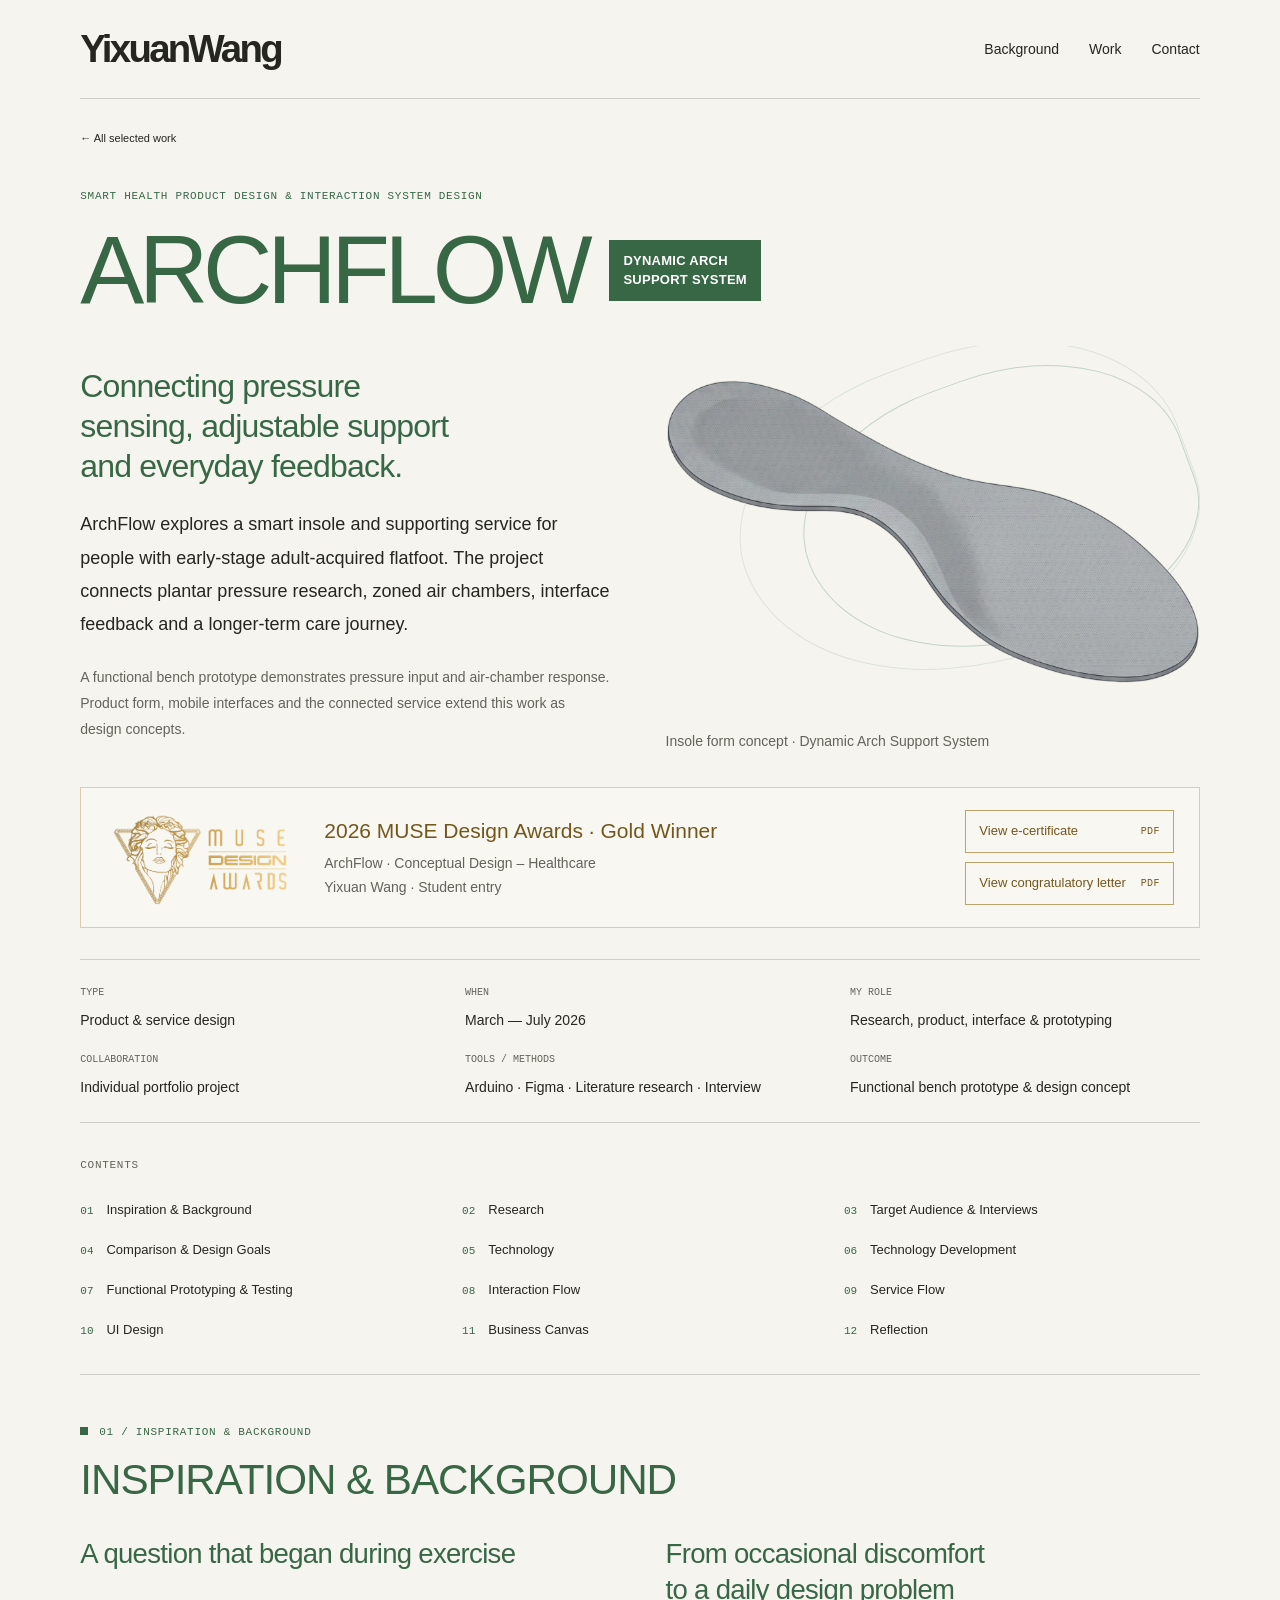
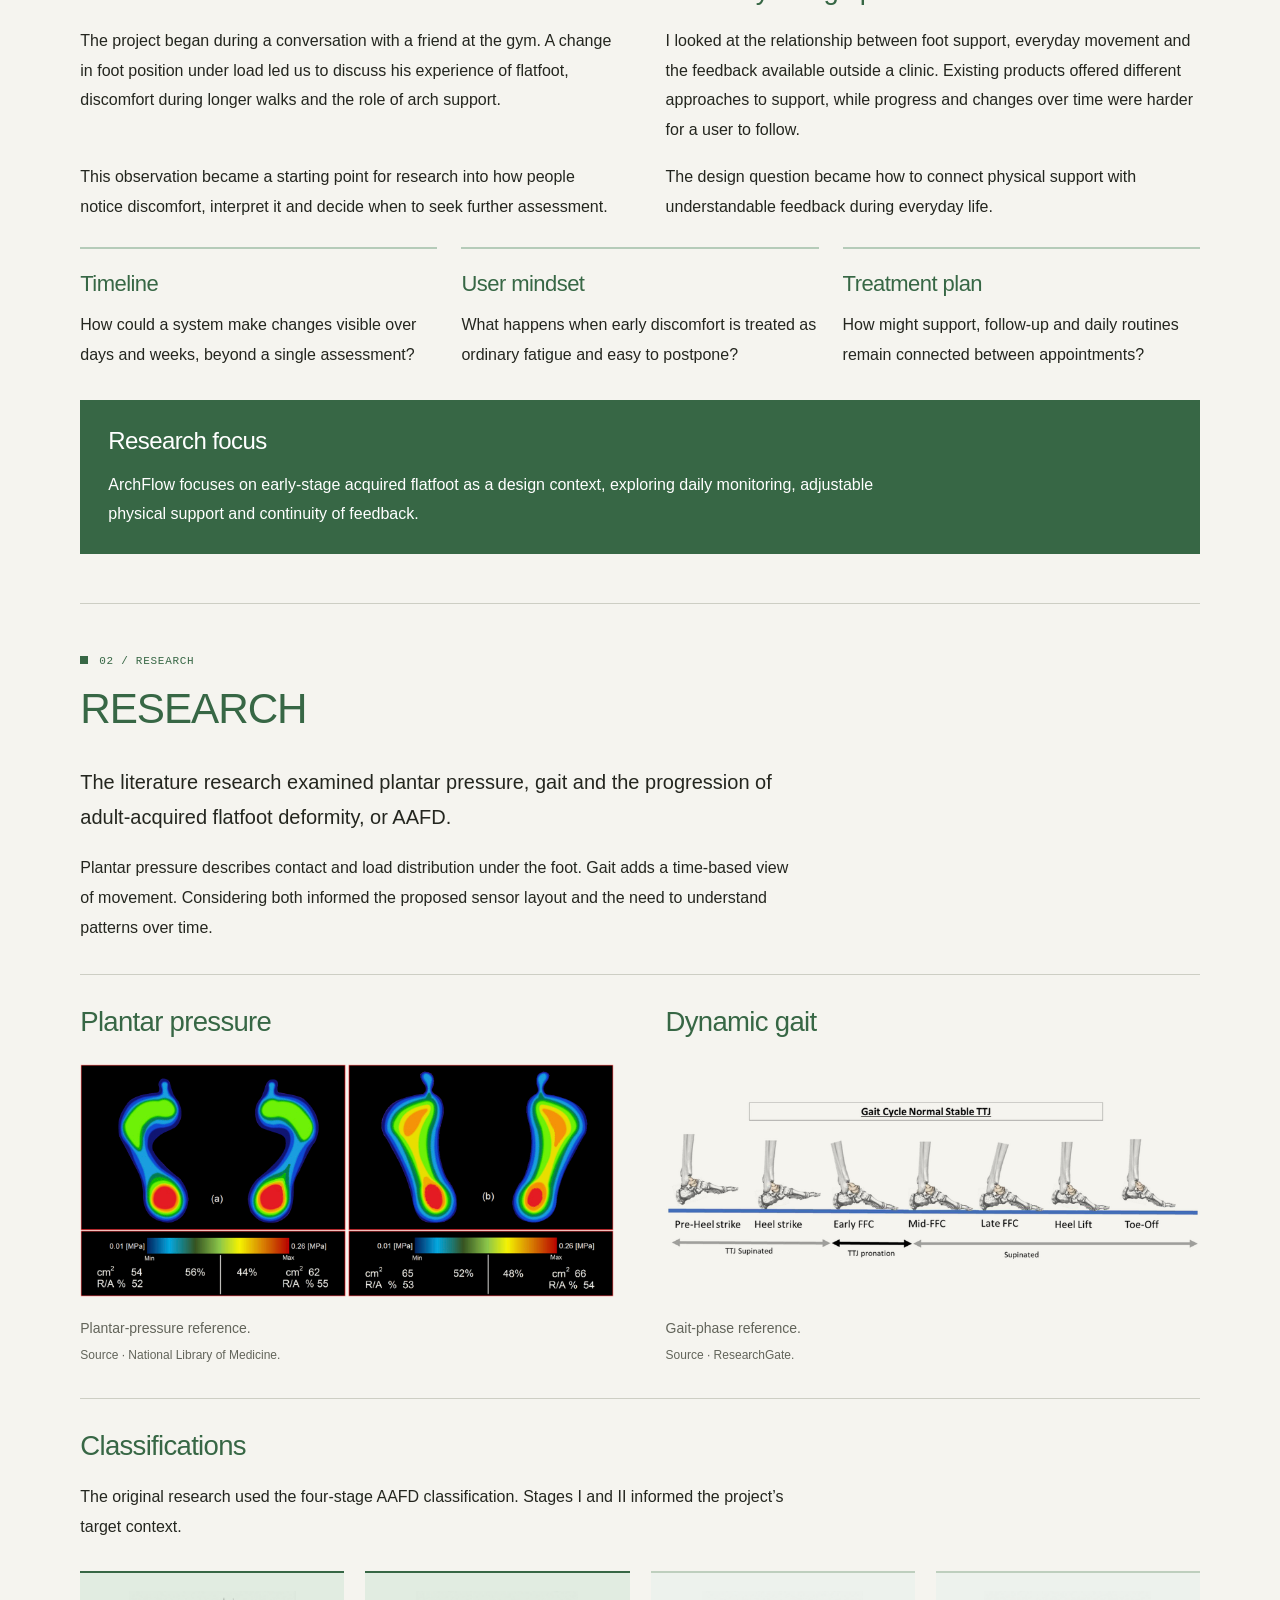
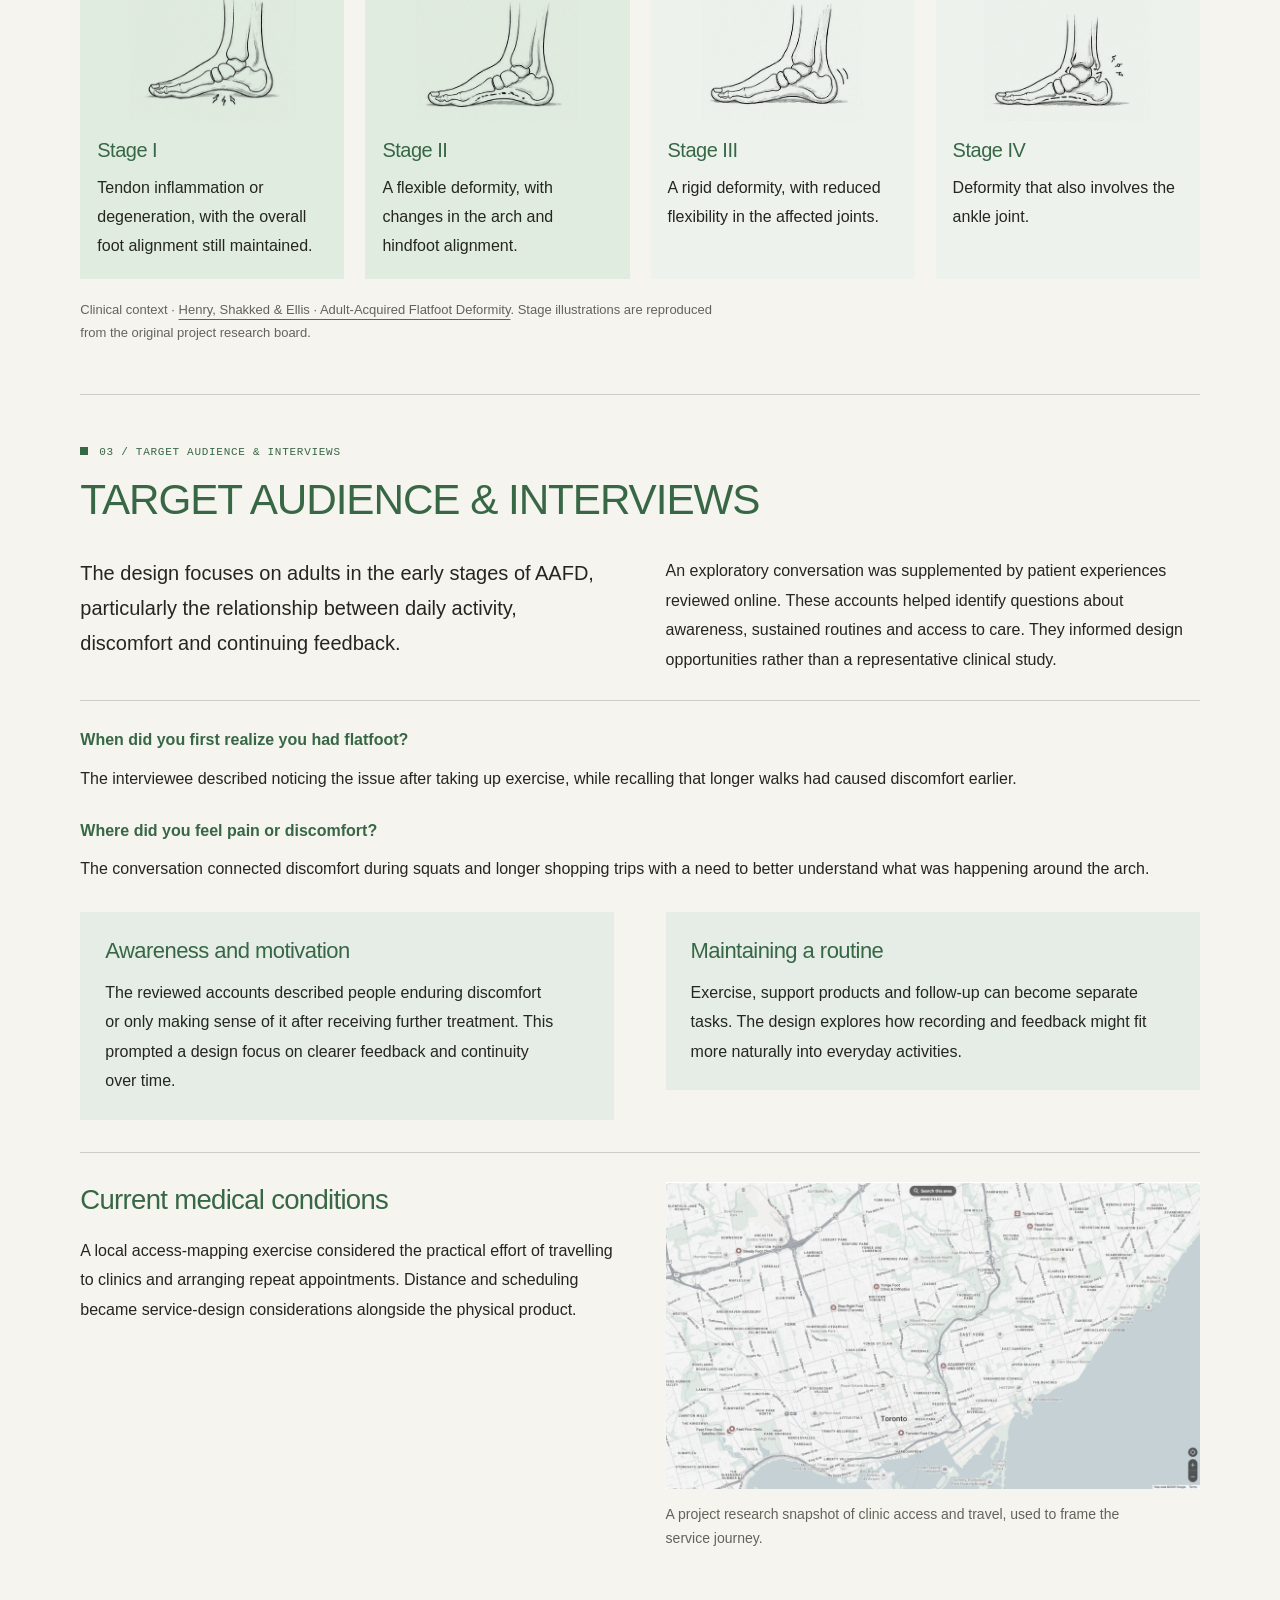
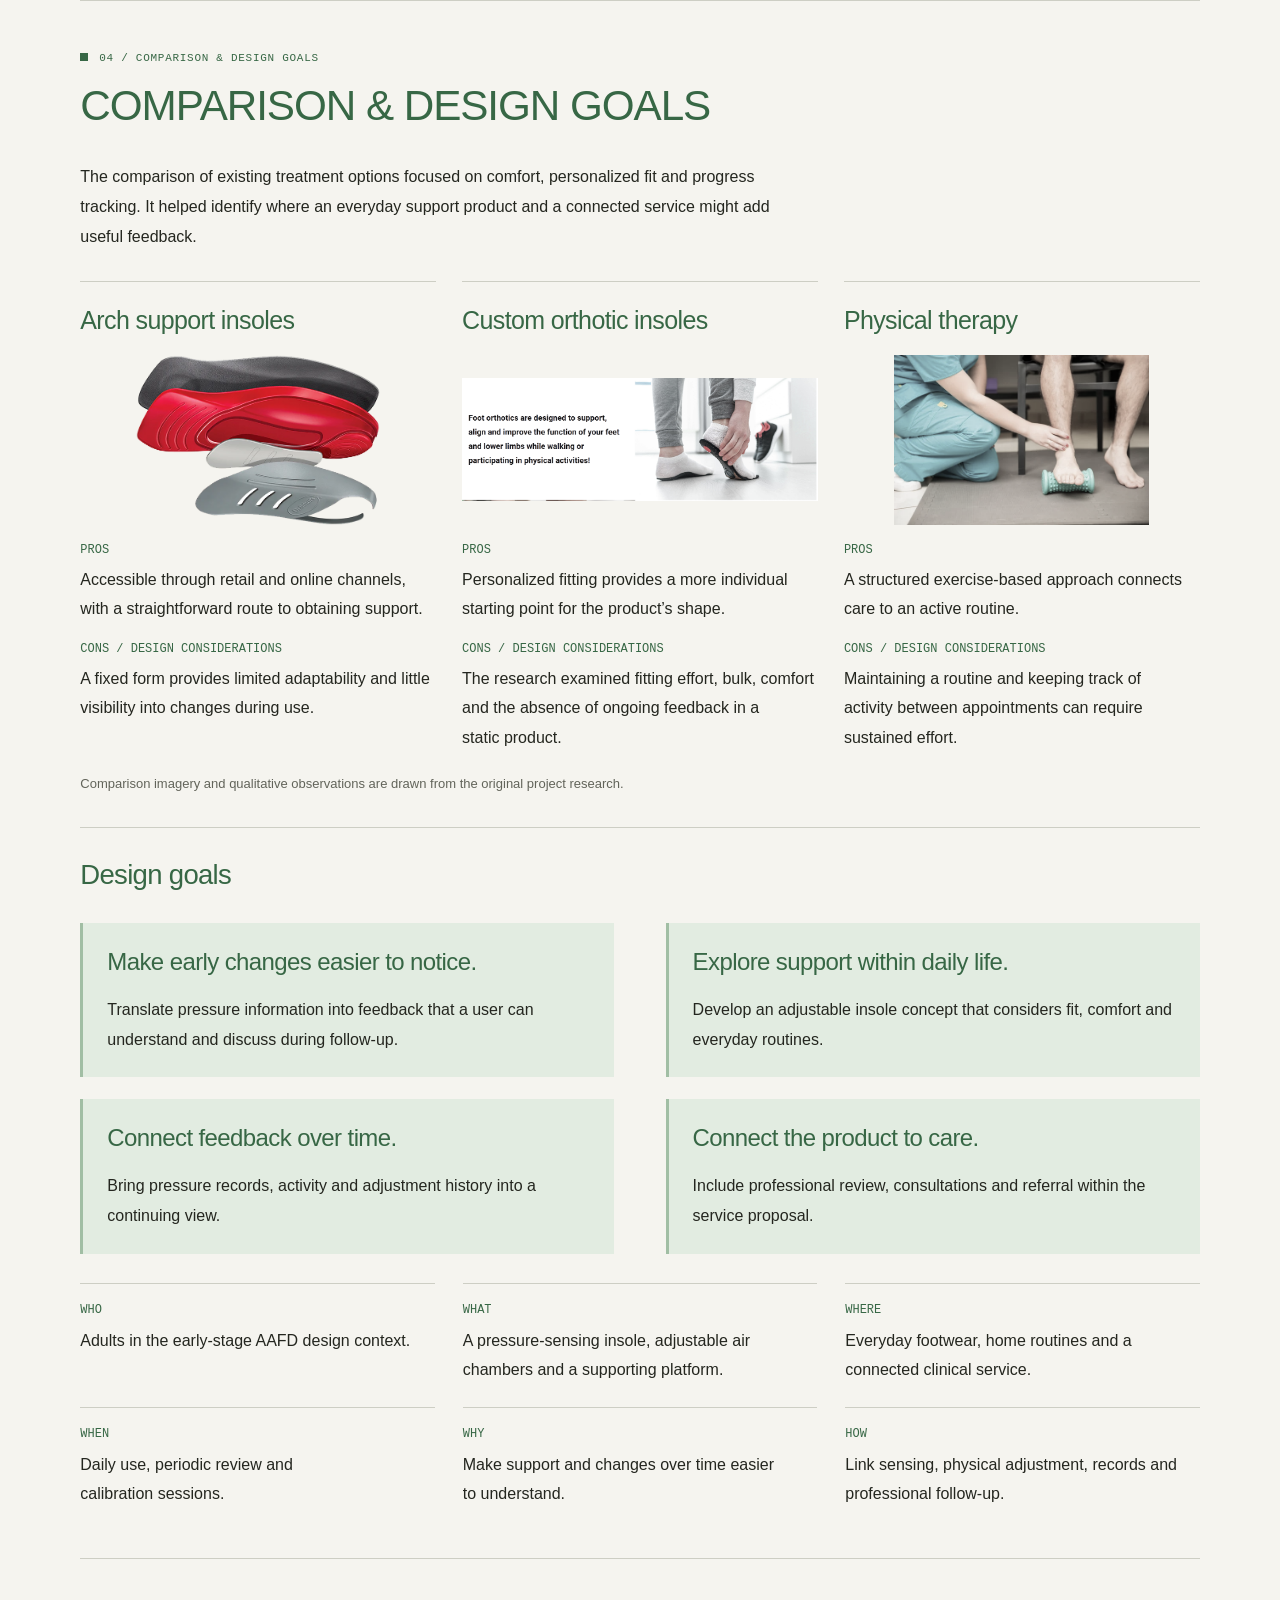
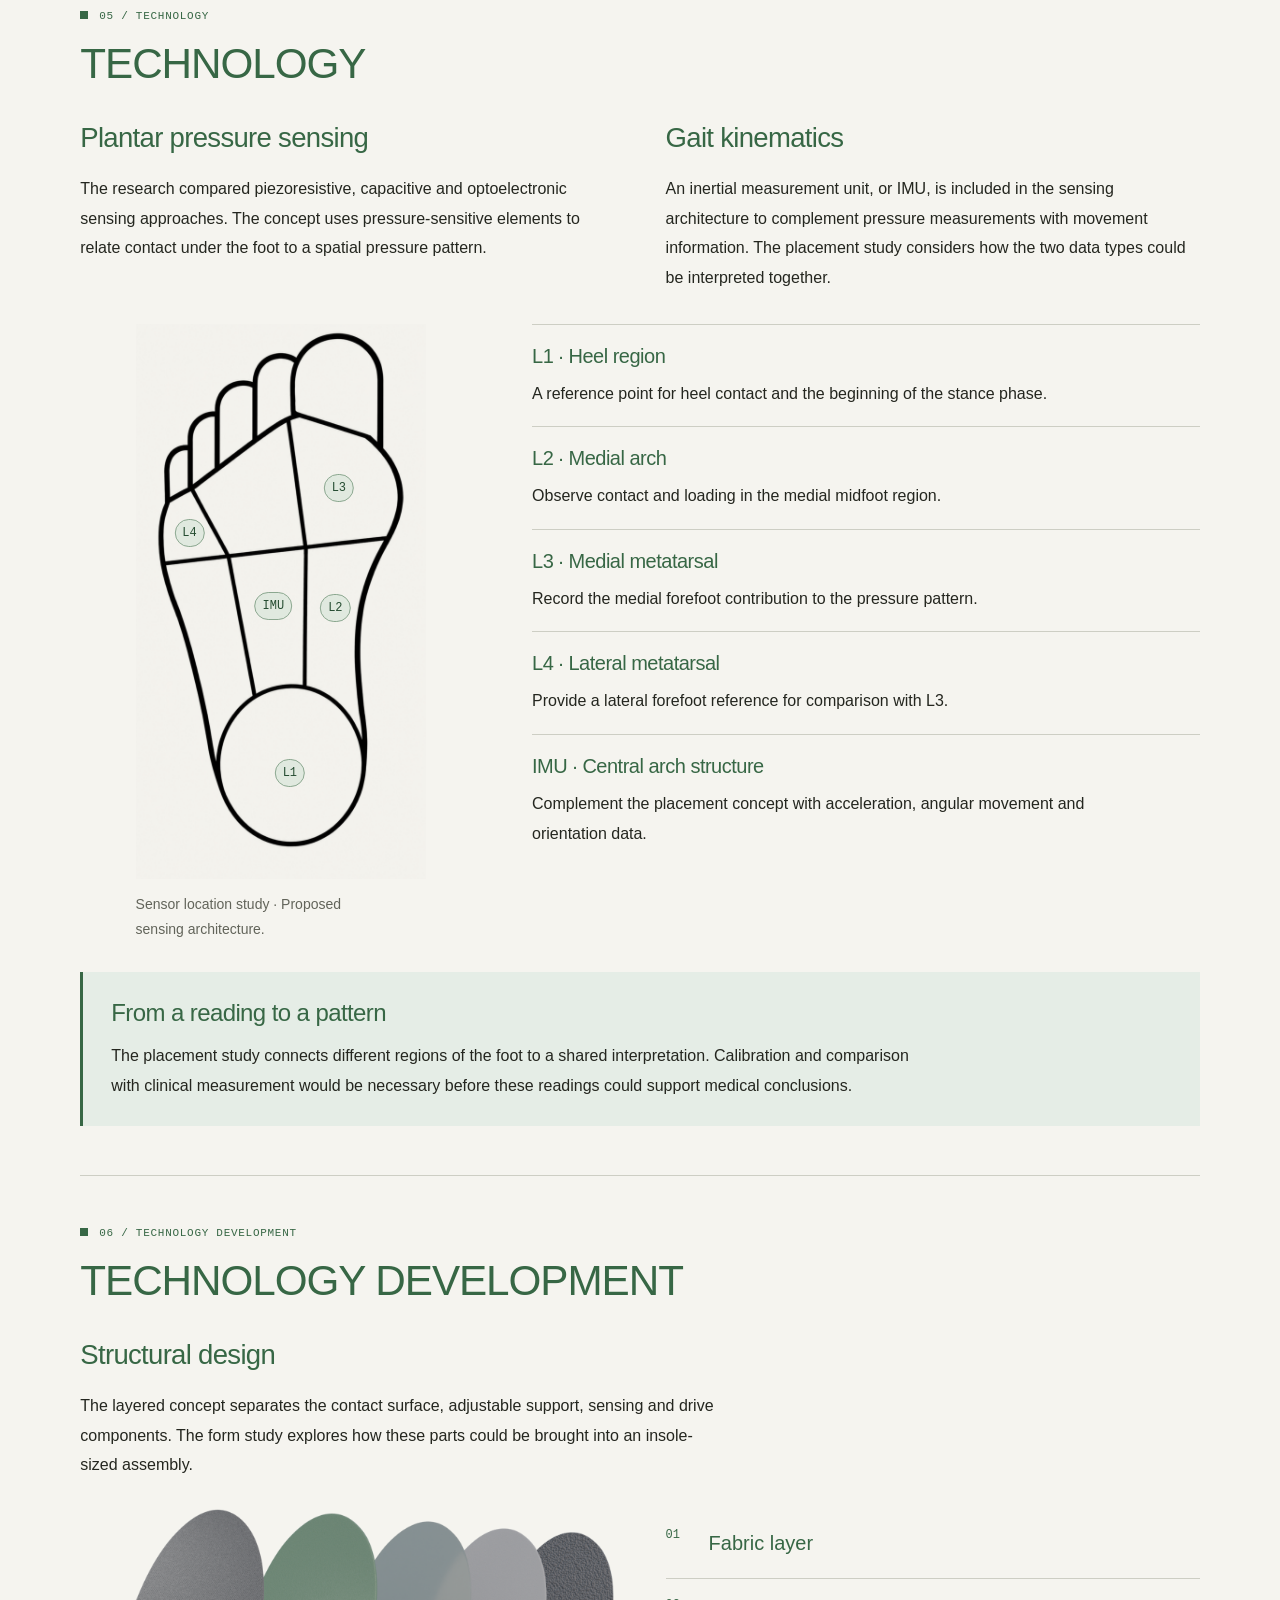
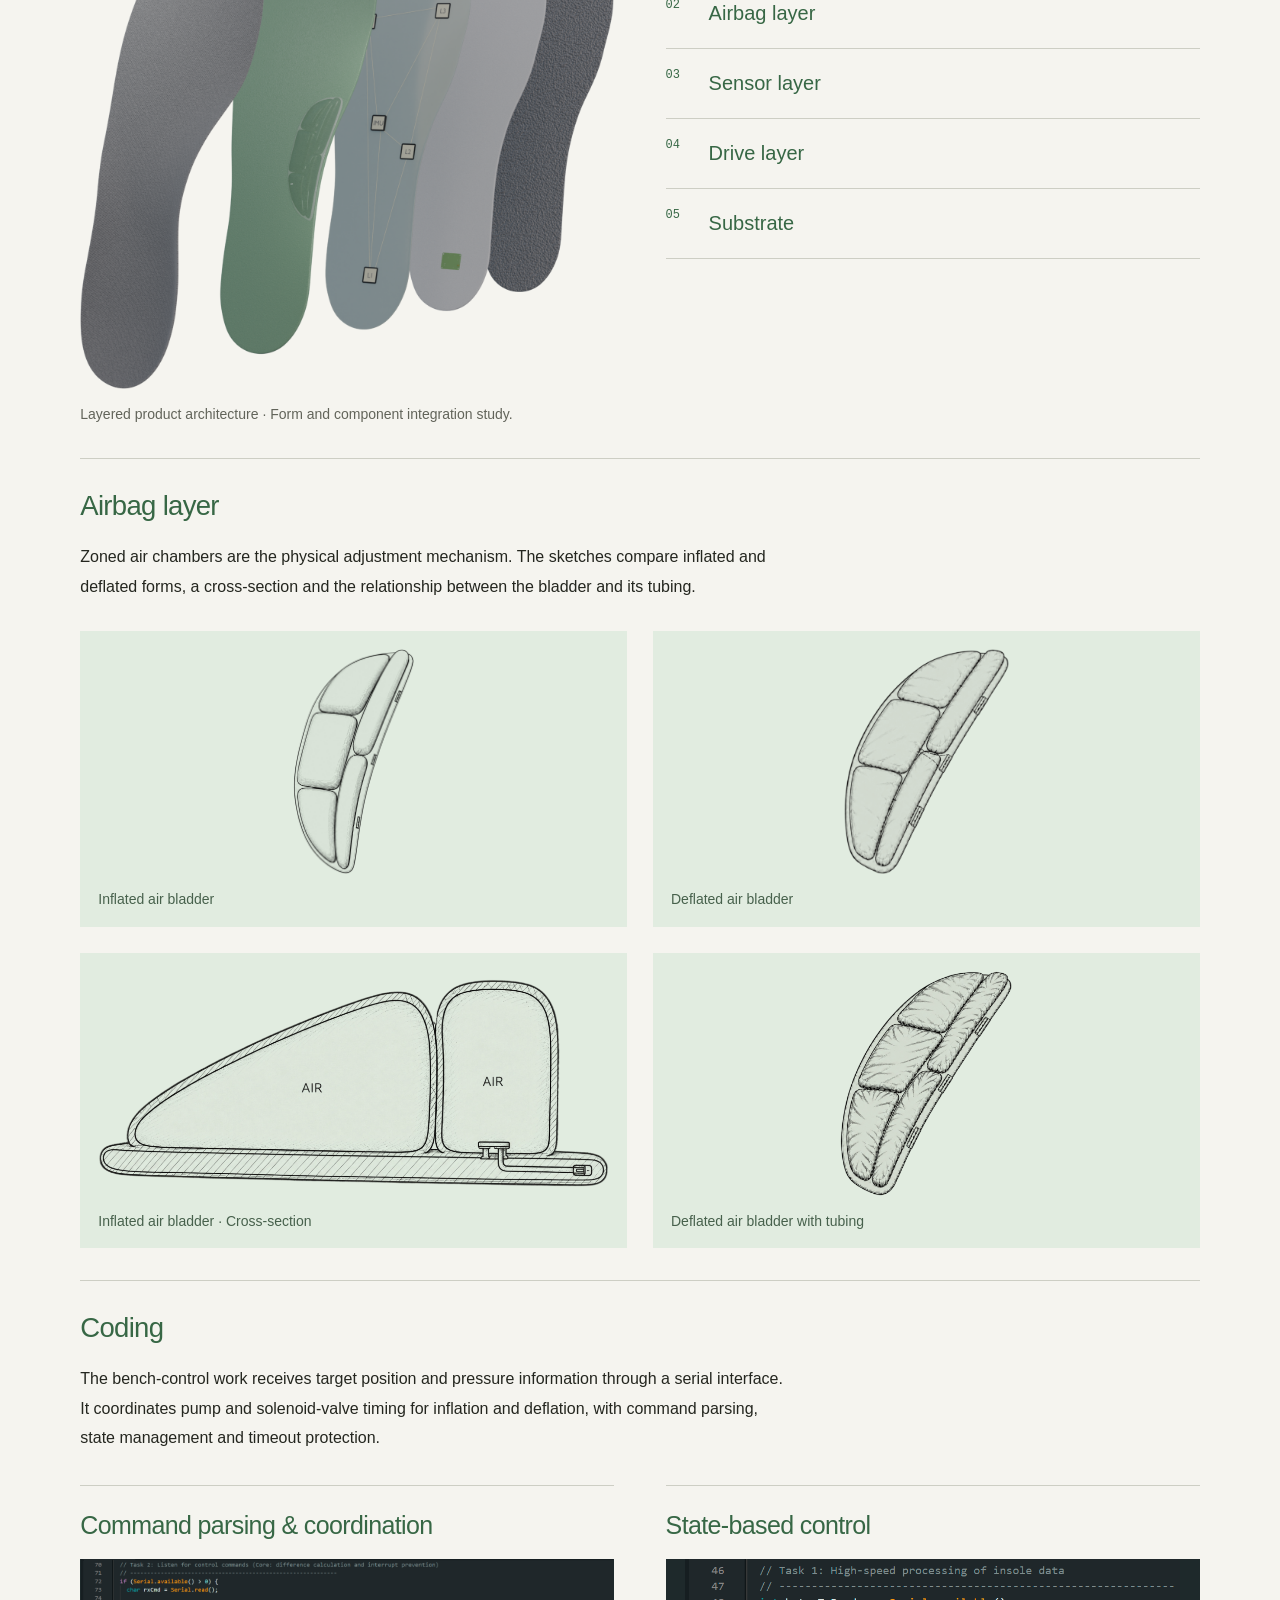
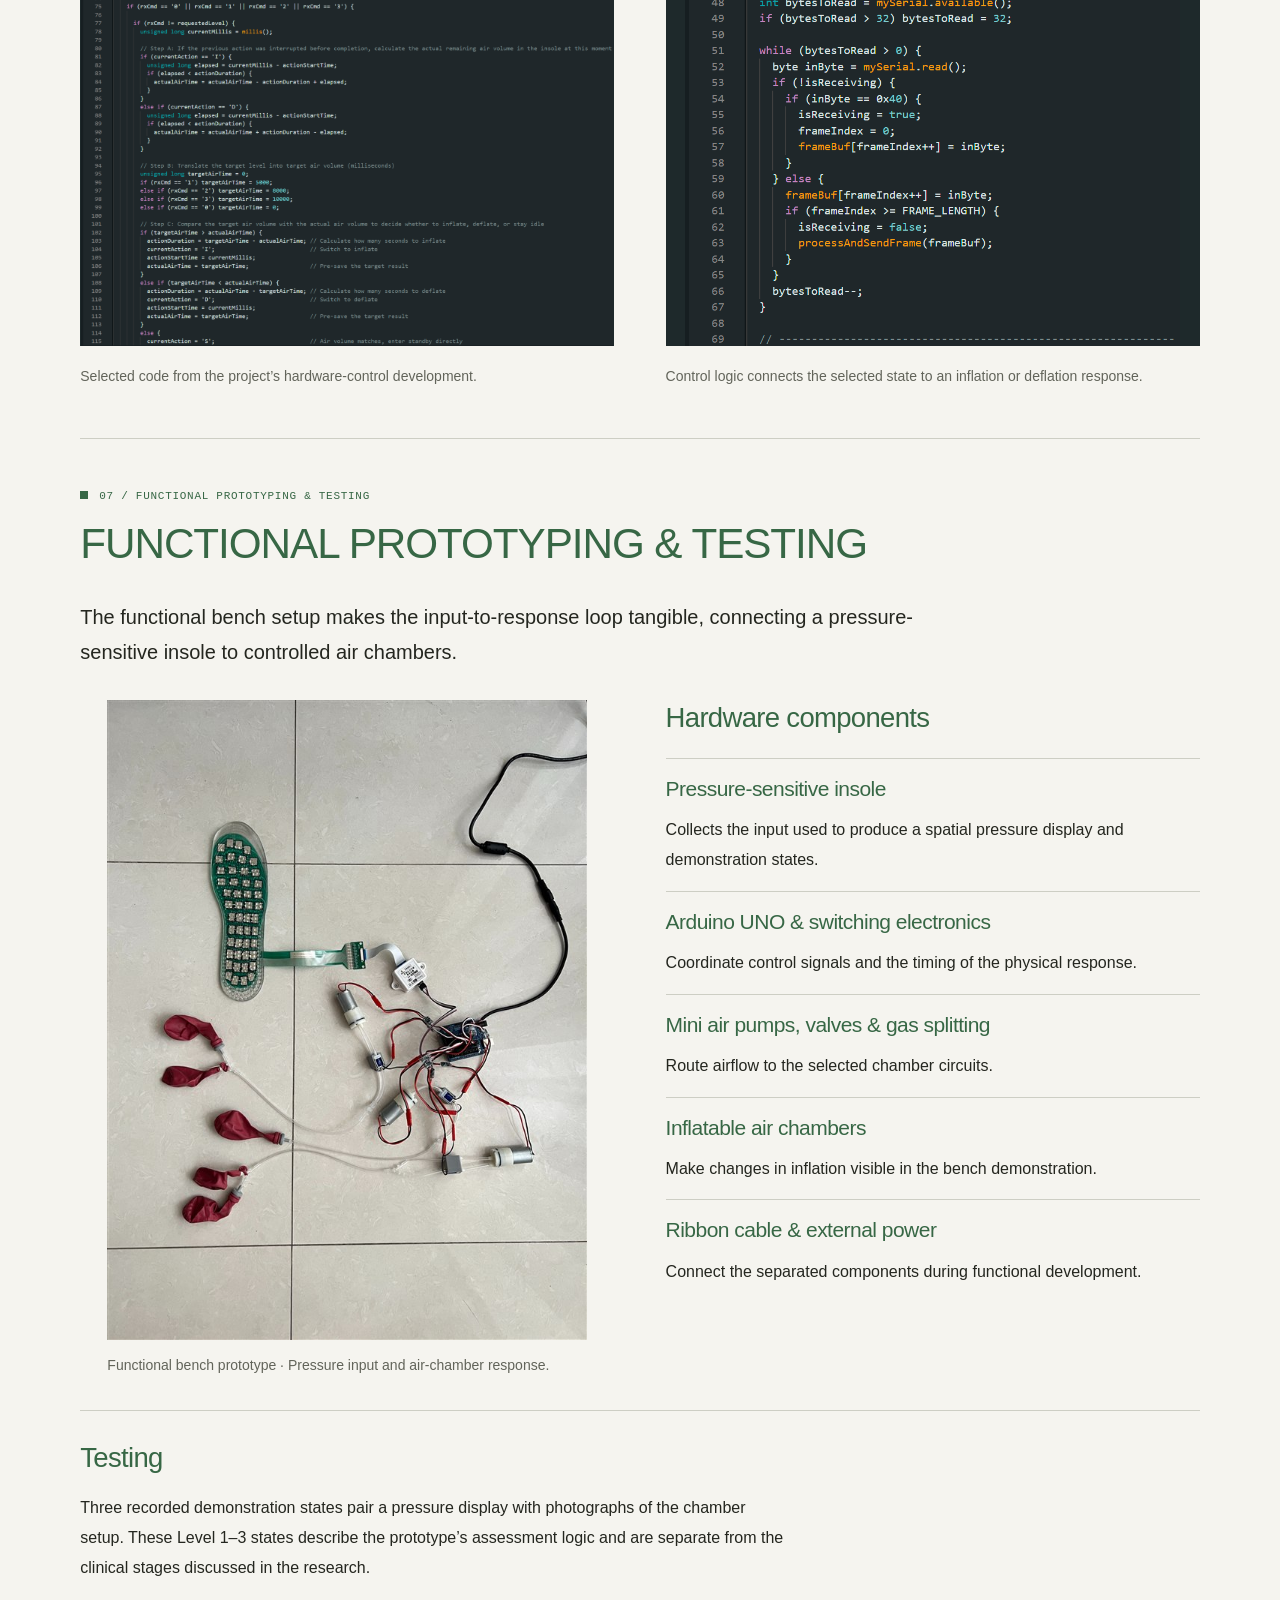
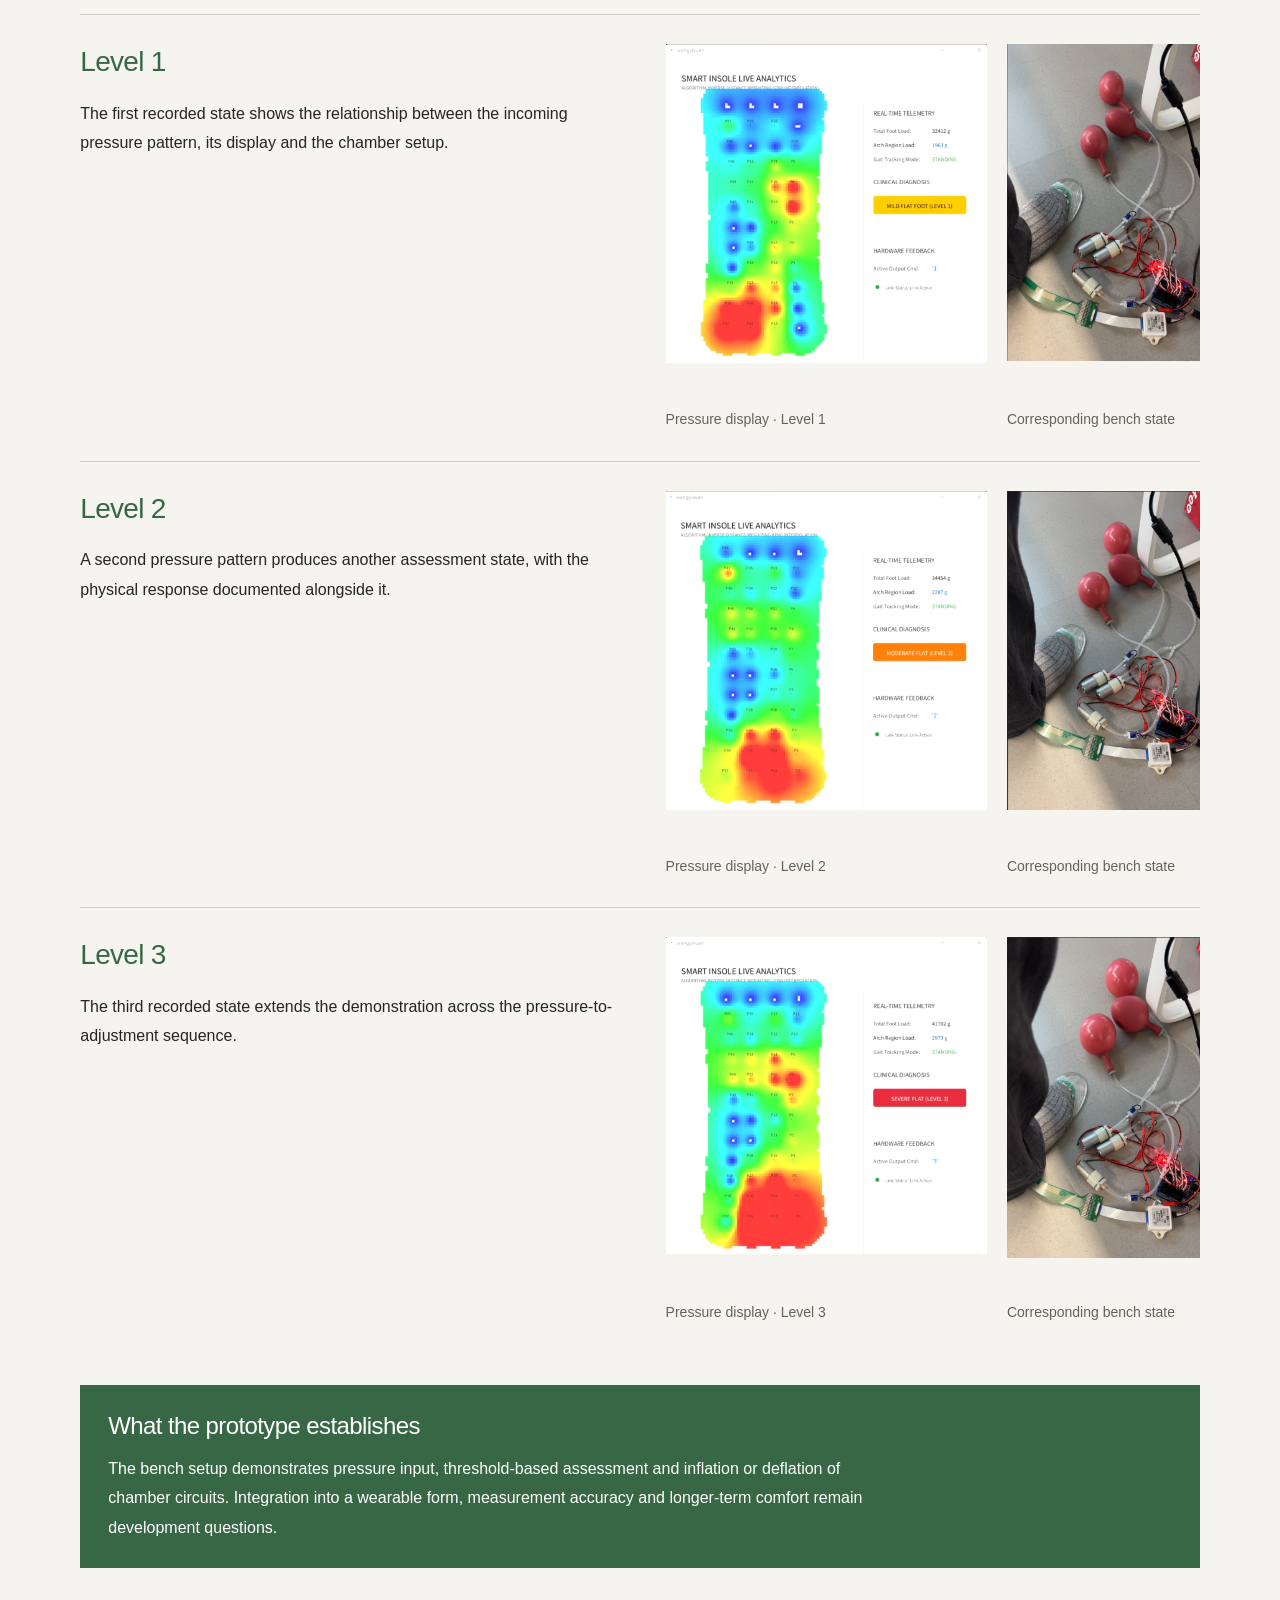
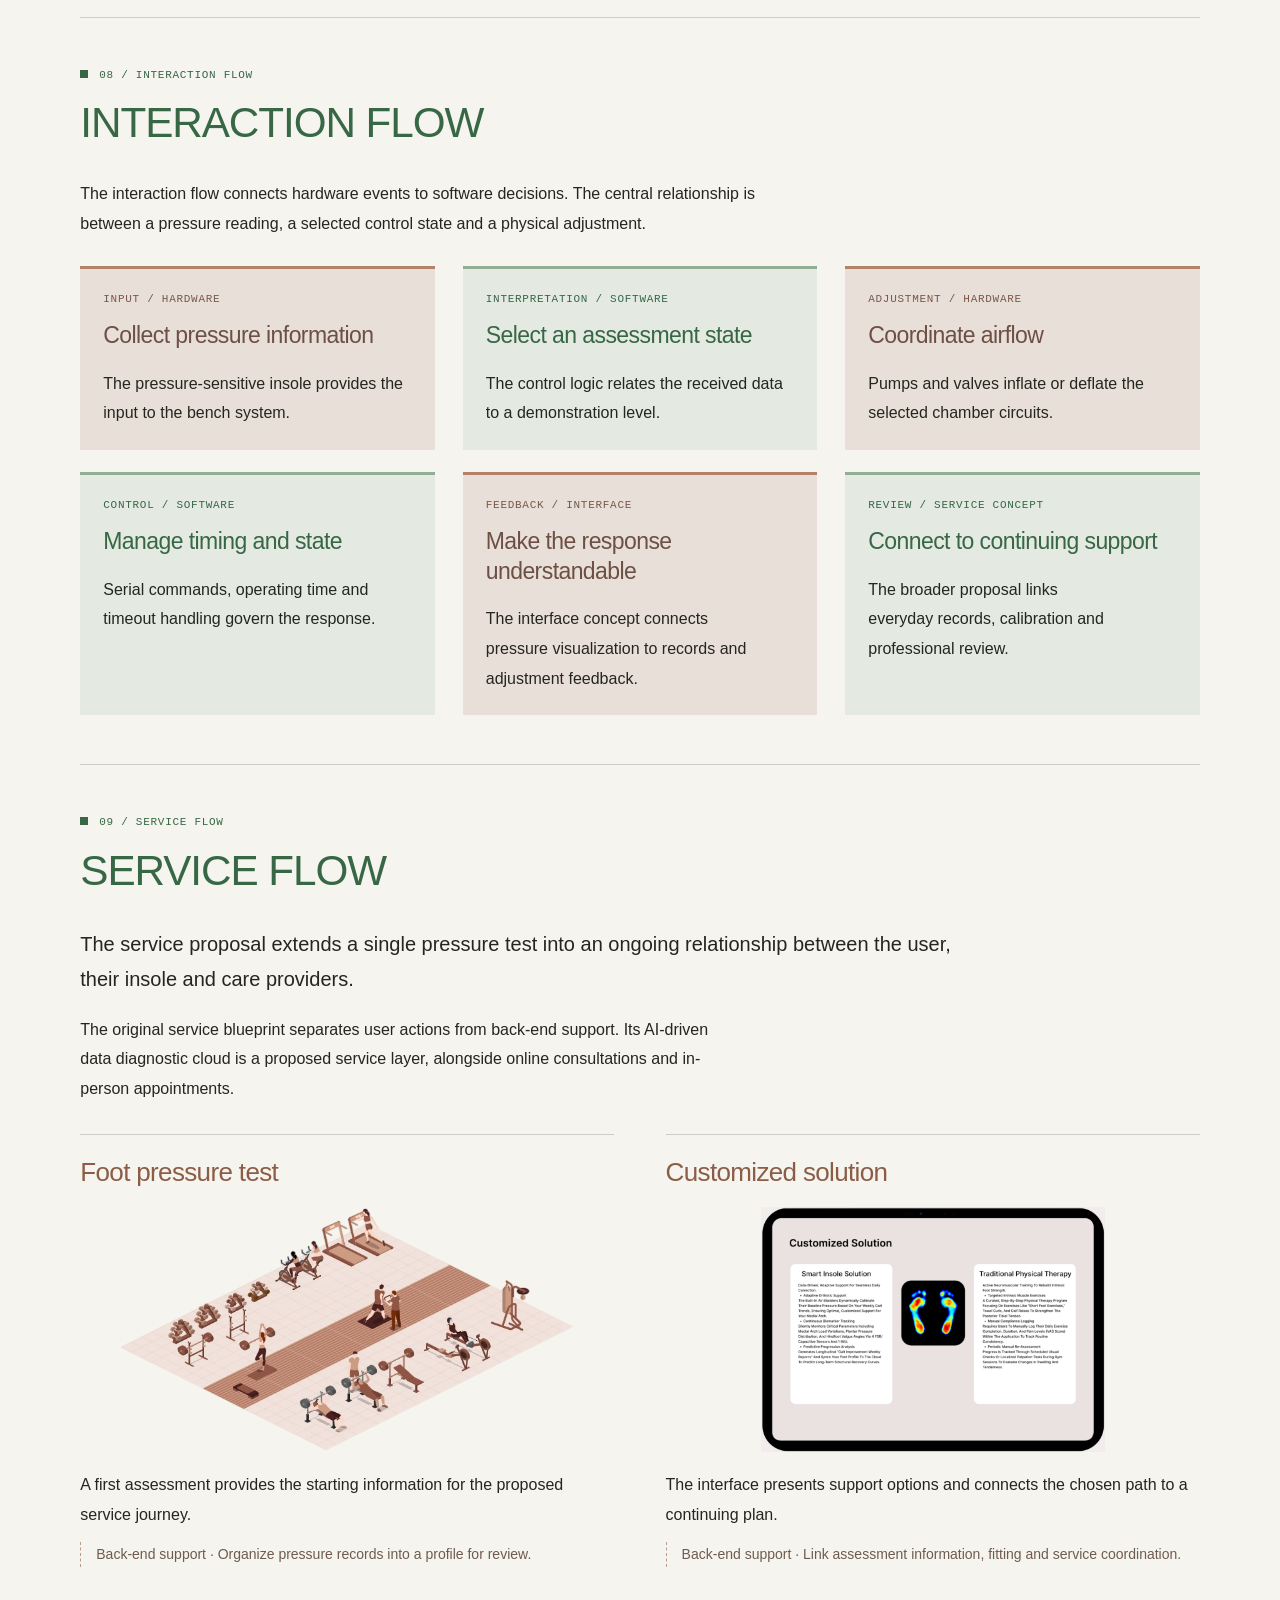
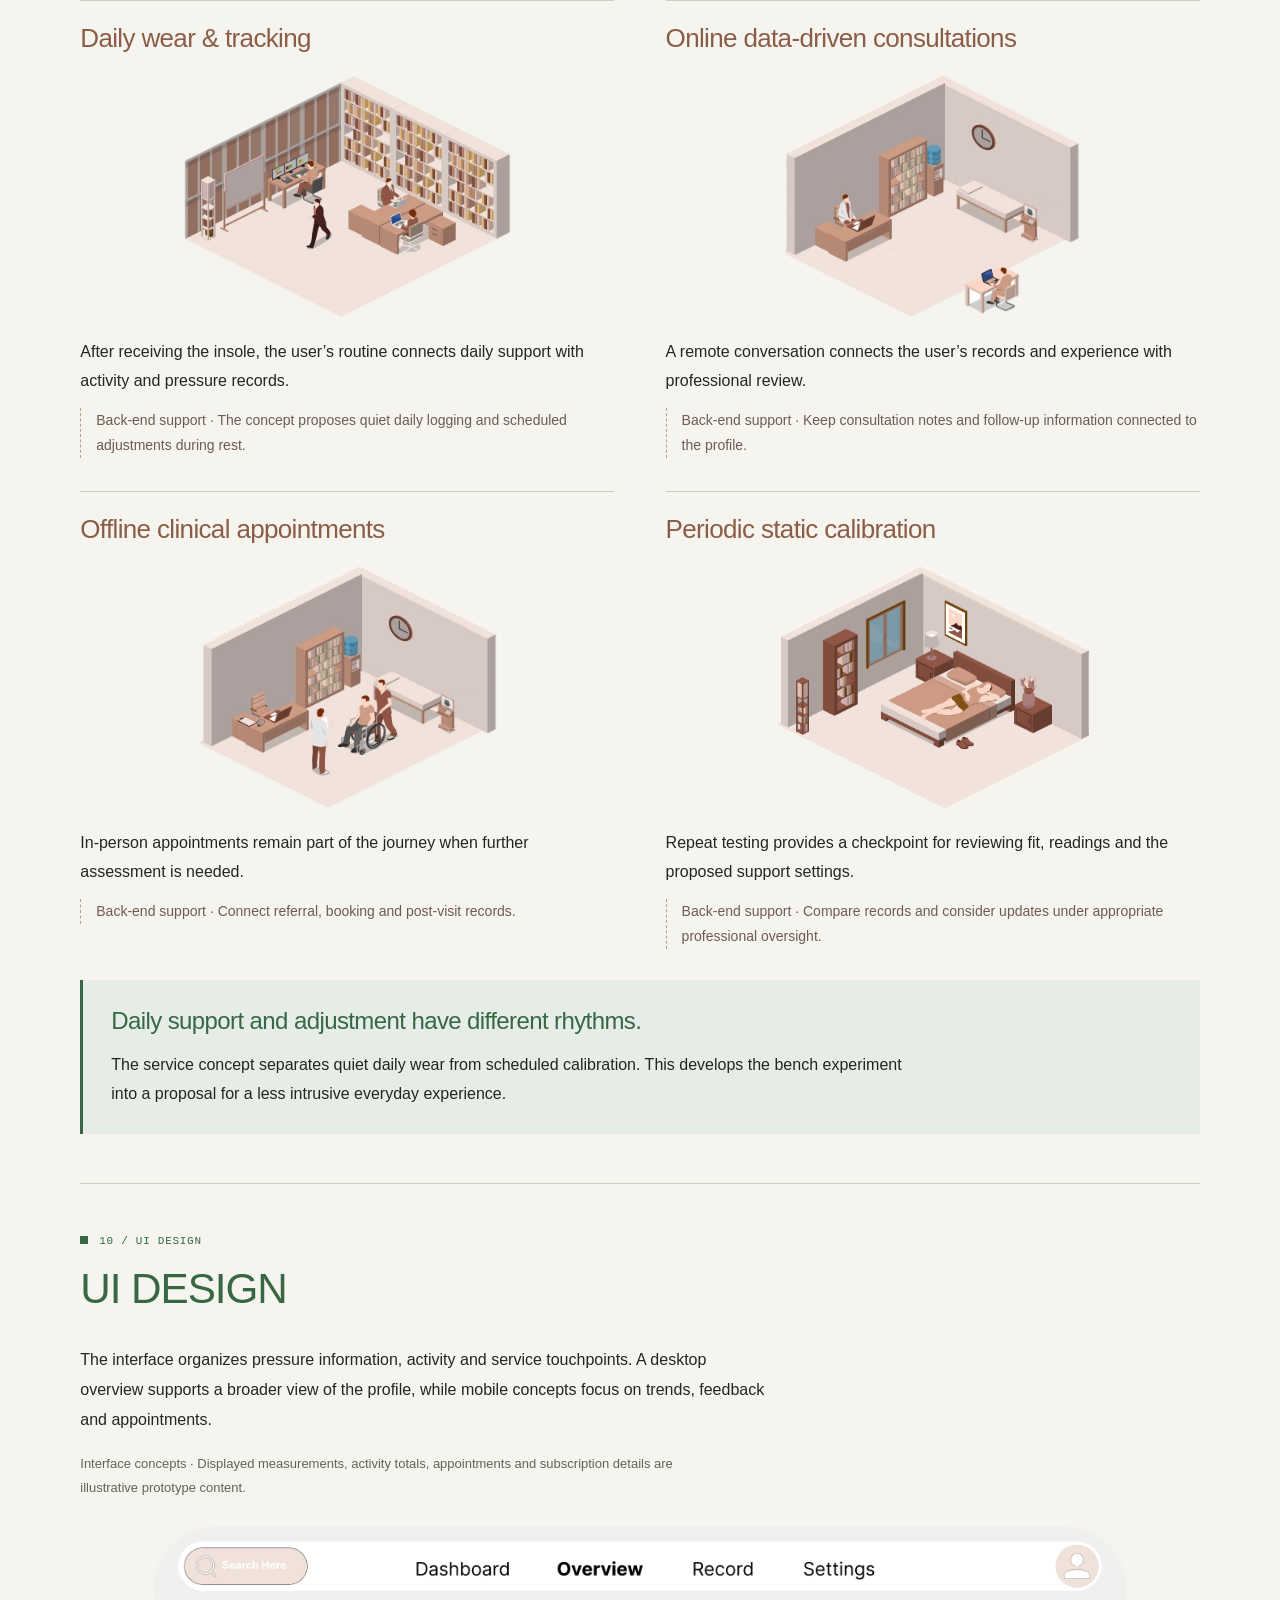
<file: site/projects/archflow/index.html>
<!doctype html>
<html lang="en">
<head>
<meta charset="utf-8">
<meta name="viewport" content="width=device-width,initial-scale=1">
<meta name="theme-color" content="#f5f4ef">
<title>ArchFlow — Yixuan Wang</title>
<meta name="description" content="Exploring pressure sensing, adjustable air chambers and feedback for early-stage adult-acquired flatfoot.">
<meta property="og:type" content="website">
<meta property="og:title" content="ArchFlow — Yixuan Wang">
<meta property="og:description" content="Exploring pressure sensing, adjustable air chambers and feedback for early-stage adult-acquired flatfoot.">
<meta property="og:image" content="../../assets/archflow/refined/insole-form.png">
<meta property="og:site_name" content="YixuanWang">
<meta name="twitter:card" content="summary_large_image">
<link rel="icon" type="image/svg+xml" href="../../favicon.svg">
<link rel="stylesheet" href="../../styles.css">
<link rel="stylesheet" href="case.css?v=balanced-section-introductions">
<script defer src="../../config.js">
</script>
<script defer src="../../app.js">
</script>
</head>
<body id="top">
<a class="skip-link" href="#main">Skip to content</a>
<header class="site-header wrap">
<a class="wordmark" href="../../index.html" aria-label="YixuanWang — home">YixuanWang</a>
<nav aria-label="Main navigation">
<a href="../../index.html#background">Background</a>
<a href="../../index.html#work">Work</a>
<a href="../../index.html#contact">Contact</a>
</nav>
</header>
<main id="main">

<article class="wrap af-case">
<a class="back-link" href="../../index.html#work">← All selected work</a>
<header class="af-introduction">
<p class="eyebrow">Smart Health Product Design &amp; Interaction System Design</p>
<div class="af-brand"><h1>ArchFlow</h1><span class="af-brand-tag">Dynamic Arch<br>Support System</span></div>
<div class="af-hero">
<div class="af-hero-copy"><h2>Connecting pressure sensing, adjustable support and everyday feedback.</h2><p>ArchFlow explores a smart insole and supporting service for people with early-stage adult-acquired flatfoot. The project connects plantar pressure research, zoned air chambers, interface feedback and a longer-term care journey.</p><p class="af-caption">A functional bench prototype demonstrates pressure input and air-chamber response. Product form, mobile interfaces and the connected service extend this work as design concepts.</p></div>
<figure class="af-figure"><div class="af-product-art"><img src="../../assets/archflow/refined/insole-form.png" width="783" height="447" alt="ArchFlow grey insole form concept, presented on a transparent background." fetchpriority="high" decoding="async"></div><figcaption>Insole form concept · Dynamic Arch Support System</figcaption></figure>
</div>
<aside class="af-award" aria-label="MUSE Design Awards recognition">
<img src="../../assets/archflow/refined/muse-gold-logo.png" width="929" height="467" alt="Official gold MUSE Design Awards logo." fetchpriority="high" decoding="async">
<div><strong>2026 MUSE Design Awards · Gold Winner</strong><p>ArchFlow · Conceptual Design – Healthcare<br>Yixuan Wang · Student entry</p></div>
<div class="af-award-actions" aria-label="Award documents">
<a href="../../assets/archflow/awards/muse-gold-certificate.pdf" target="_blank" rel="noopener noreferrer" aria-label="View MUSE Gold e-certificate (PDF, opens in a new tab)">View e-certificate <span>PDF</span></a>
<a href="../../assets/archflow/awards/muse-congratulatory-letter.pdf" target="_blank" rel="noopener noreferrer" aria-label="View MUSE congratulatory letter (PDF, opens in a new tab)">View congratulatory letter <span>PDF</span></a>
</div>
</aside>
</header>
<dl class="project-meta">
<div><dt>Type</dt><dd>Product &amp; service design</dd></div>
<div><dt>When</dt><dd>March — July 2026</dd></div>
<div><dt>My role</dt><dd>Research, product, interface &amp; prototyping</dd></div>
<div><dt>Collaboration</dt><dd>Individual portfolio project</dd></div>
<div><dt>Tools / methods</dt><dd>Arduino · Figma · Literature research · Interview</dd></div>
<div><dt>Outcome</dt><dd>Functional bench prototype &amp; design concept</dd></div>
</dl>
<nav class="af-contents" aria-label="Case study contents"><span class="eyebrow">Contents</span>
<ol><li><a href="#inspiration"><span>01</span>Inspiration &amp; Background</a></li><li><a href="#research"><span>02</span>Research</a></li><li><a href="#audience"><span>03</span>Target Audience &amp; Interviews</a></li><li><a href="#goals"><span>04</span>Comparison &amp; Design Goals</a></li><li><a href="#technology"><span>05</span>Technology</a></li><li><a href="#development"><span>06</span>Technology Development</a></li><li><a href="#prototyping"><span>07</span>Functional Prototyping &amp; Testing</a></li><li><a href="#interaction"><span>08</span>Interaction Flow</a></li><li><a href="#service"><span>09</span>Service Flow</a></li><li><a href="#interface"><span>10</span>UI Design</a></li><li><a href="#business"><span>11</span>Business Canvas</a></li><li><a href="#reflection"><span>12</span>Reflection</a></li></ol></nav>

<section class="af-section" id="inspiration"><header class="af-section-title"><span class="eyebrow">01 / Inspiration &amp; Background</span><h2>Inspiration &amp; Background</h2></header>
<div class="af-two af-paired-copy">
<div><h3>A question that began during exercise</h3><p>The project began during a conversation with a friend at the gym. A change in foot position under load led us to discuss his experience of flatfoot, discomfort during longer walks and the role of arch support.</p><p>This observation became a starting point for research into how people notice discomfort, interpret it and decide when to seek further assessment.</p></div>
<div><h3>From occasional discomfort to a daily design problem</h3><p>I looked at the relationship between foot support, everyday movement and the feedback available outside a clinic. Existing products offered different approaches to support, while progress and changes over time were harder for a user to follow.</p><p>The design question became how to connect physical support with understandable feedback during everyday life.</p></div>
</div>
<ul class="af-insight-list">
<li><h4>Timeline</h4><p>How could a system make changes visible over days and weeks, beyond a single assessment?</p></li>
<li><h4>User mindset</h4><p>What happens when early discomfort is treated as ordinary fatigue and easy to postpone?</p></li>
<li><h4>Treatment plan</h4><p>How might support, follow-up and daily routines remain connected between appointments?</p></li>
</ul>
<aside class="af-summary af-summary--dark"><h3>Research focus</h3><p>ArchFlow focuses on early-stage acquired flatfoot as a design context, exploring daily monitoring, adjustable physical support and continuity of feedback.</p></aside>
</section>

<section class="af-section" id="research"><header class="af-section-title"><span class="eyebrow">02 / Research</span><h2>Research</h2></header>
<div class="af-reading"><p class="af-lead">The literature research examined plantar pressure, gait and the progression of adult-acquired flatfoot deformity, or AAFD.</p><p>Plantar pressure describes contact and load distribution under the foot. Gait adds a time-based view of movement. Considering both informed the proposed sensor layout and the need to understand patterns over time.</p></div>
<div class="af-two af-divider af-paired-research">
<div><h3>Plantar pressure</h3><figure class="af-figure af-research-art"><img src="../../assets/archflow/refined/pressure-comparison.png" width="790" height="344" alt="Pressure-map reference showing different contact and load patterns under the feet." loading="lazy" decoding="async"><figcaption>Plantar-pressure reference.<span class="af-credit">Source · National Library of Medicine.</span></figcaption></figure></div>
<div><h3>Dynamic gait</h3><figure class="af-figure af-research-art"><img src="../../assets/archflow/refined/gait-reference.png" width="850" height="255" alt="Reference diagram illustrating phases of the gait cycle." loading="lazy" decoding="async"><figcaption>Gait-phase reference.<span class="af-credit">Source · ResearchGate.</span></figcaption></figure></div>
</div>
<div class="af-divider"><h3>Classifications</h3><p class="af-reading">The original research used the four-stage AAFD classification. Stages I and II informed the project’s target context.</p></div>
<div class="af-stages">
<article><img src="../../assets/archflow/refined/stage-one.png" width="382" height="298" alt="Research-board sketch illustrating the early-stage foot and ankle." loading="lazy" decoding="async"><h3>Stage I</h3><p>Tendon inflammation or degeneration, with the overall foot alignment still maintained.</p></article>
<article><img src="../../assets/archflow/refined/stage-two.png" width="370" height="297" alt="Research-board sketch illustrating a flexible foot deformity." loading="lazy" decoding="async"><h3>Stage II</h3><p>A flexible deformity, with changes in the arch and hindfoot alignment.</p></article>
<article><img src="../../assets/archflow/refined/stage-three.png" width="375" height="302" alt="Research-board sketch illustrating a rigid foot deformity." loading="lazy" decoding="async"><h3>Stage III</h3><p>A rigid deformity, with reduced flexibility in the affected joints.</p></article>
<article><img src="../../assets/archflow/refined/stage-four.png" width="396" height="308" alt="Research-board sketch illustrating ankle involvement in advanced deformity." loading="lazy" decoding="async"><h3>Stage IV</h3><p>Deformity that also involves the ankle joint.</p></article>
</div>
<p class="af-source">Clinical context · <a href="https://pmc.ncbi.nlm.nih.gov/articles/PMC8696898/" target="_blank" rel="noopener noreferrer">Henry, Shakked &amp; Ellis · Adult-Acquired Flatfoot Deformity</a>. Stage illustrations are reproduced from the original project research board.</p>
</section>

<section class="af-section" id="audience"><header class="af-section-title"><span class="eyebrow">03 / Target Audience &amp; Interviews</span><h2>Target Audience &amp; Interviews</h2></header>
<div class="af-two af-audience-intro"><p class="af-lead">The design focuses on adults in the early stages of AAFD, particularly the relationship between daily activity, discomfort and continuing feedback.</p><p>An exploratory conversation was supplemented by patient experiences reviewed online. These accounts helped identify questions about awareness, sustained routines and access to care. They informed design opportunities rather than a representative clinical study.</p></div>
<dl class="af-questions">
<dt>When did you first realize you had flatfoot?</dt><dd>The interviewee described noticing the issue after taking up exercise, while recalling that longer walks had caused discomfort earlier.</dd>
<dt>Where did you feel pain or discomfort?</dt><dd>The conversation connected discomfort during squats and longer shopping trips with a need to better understand what was happening around the arch.</dd>
</dl>
<div class="af-two af-interview">
<article><h4>Awareness and motivation</h4><p>The reviewed accounts described people enduring discomfort or only making sense of it after receiving further treatment. This prompted a design focus on clearer feedback and continuity over time.</p></article>
<article><h4>Maintaining a routine</h4><p>Exercise, support products and follow-up can become separate tasks. The design explores how recording and feedback might fit more naturally into everyday activities.</p></article>
</div>
<div class="af-two af-divider"><div><h3>Current medical conditions</h3><p>A local access-mapping exercise considered the practical effort of travelling to clinics and arranging repeat appointments. Distance and scheduling became service-design considerations alongside the physical product.</p></div><figure class="af-figure "><img src="../../assets/archflow/refined/clinic-map.png" width="1100" height="632" alt="Map of clinic locations assembled during the project’s access research." loading="lazy" decoding="async"><figcaption>A project research snapshot of clinic access and travel, used to frame the service journey.</figcaption></figure></div>
</section>

<section class="af-section" id="goals"><header class="af-section-title"><span class="eyebrow">04 / Comparison &amp; Design Goals</span><h2>Comparison &amp; Design Goals</h2></header>
<p class="af-reading">The comparison of existing treatment options focused on comfort, personalized fit and progress tracking. It helped identify where an everyday support product and a connected service might add useful feedback.</p>
<div class="af-comparison">
<article><h3>Arch support insoles</h3><figure class="af-figure "><img src="../../assets/archflow/refined/standard-insole.png" width="615" height="429" alt="Reference image of a layered, ready-made arch support insole." loading="lazy" decoding="async"></figure><dl><dt>Pros</dt><dd>Accessible through retail and online channels, with a straightforward route to obtaining support.</dd></dl><dl><dt>Cons / design considerations</dt><dd>A fixed form provides limited adaptability and little visibility into changes during use.</dd></dl></article>
<article><h3>Custom orthotic insoles</h3><figure class="af-figure "><img src="../../assets/archflow/refined/custom-insole.png" width="1080" height="373" alt="Reference material showing a foot assessment and custom orthotic context." loading="lazy" decoding="async"></figure><dl><dt>Pros</dt><dd>Personalized fitting provides a more individual starting point for the product’s shape.</dd></dl><dl><dt>Cons / design considerations</dt><dd>The research examined fitting effort, bulk, comfort and the absence of ongoing feedback in a static product.</dd></dl></article>
<article><h3>Physical therapy</h3><figure class="af-figure "><img src="../../assets/archflow/refined/physiotherapy.png" width="600" height="400" alt="Reference photograph of a guided foot and ankle exercise." loading="lazy" decoding="async"></figure><dl><dt>Pros</dt><dd>A structured exercise-based approach connects care to an active routine.</dd></dl><dl><dt>Cons / design considerations</dt><dd>Maintaining a routine and keeping track of activity between appointments can require sustained effort.</dd></dl></article>
</div>
<p class="af-source">Comparison imagery and qualitative observations are drawn from the original project research.</p>
<div class="af-divider"><h3>Design goals</h3></div>
<ol class="af-goals">
<li><h3>Make early changes easier to notice.</h3><p>Translate pressure information into feedback that a user can understand and discuss during follow-up.</p></li>
<li><h3>Explore support within daily life.</h3><p>Develop an adjustable insole concept that considers fit, comfort and everyday routines.</p></li>
<li><h3>Connect feedback over time.</h3><p>Bring pressure records, activity and adjustment history into a continuing view.</p></li>
<li><h3>Connect the product to care.</h3><p>Include professional review, consultations and referral within the service proposal.</p></li>
</ol>
<dl class="af-brief">
<div><dt>Who</dt><dd>Adults in the early-stage AAFD design context.</dd></div><div><dt>What</dt><dd>A pressure-sensing insole, adjustable air chambers and a supporting platform.</dd></div><div><dt>Where</dt><dd>Everyday footwear, home routines and a connected clinical service.</dd></div><div><dt>When</dt><dd>Daily use, periodic review and calibration sessions.</dd></div><div><dt>Why</dt><dd>Make support and changes over time easier to understand.</dd></div><div><dt>How</dt><dd>Link sensing, physical adjustment, records and professional follow-up.</dd></div>
</dl>
</section>

<section class="af-section" id="technology"><header class="af-section-title"><span class="eyebrow">05 / Technology</span><h2>Technology</h2></header>
<div class="af-two af-paired-technology"><div><h3>Plantar pressure sensing</h3><p>The research compared piezoresistive, capacitive and optoelectronic sensing approaches. The concept uses pressure-sensitive elements to relate contact under the foot to a spatial pressure pattern.</p></div><div><h3>Gait kinematics</h3><p>An inertial measurement unit, or IMU, is included in the sensing architecture to complement pressure measurements with movement information. The placement study considers how the two data types could be interpreted together.</p></div></div>
<div class="af-sensor-layout">
<figure class="af-figure af-sensor-figure"><div class="af-sensor-diagram"><img src="../../assets/archflow/refined/sensor-map.png" width="620" height="1188" alt="Foot-shaped sensor placement diagram with four plantar sensing positions and a central IMU." loading="lazy" decoding="async"><span class="af-sensor-node" style="--x:53.2%;--y:80.9%">L1</span><span class="af-sensor-node" style="--x:68.9%;--y:51.1%">L2</span><span class="af-sensor-node" style="--x:70.1%;--y:29.5%">L3</span><span class="af-sensor-node" style="--x:18.6%;--y:37.6%">L4</span><span class="af-sensor-node" style="--x:47.5%;--y:50.8%">IMU</span></div><figcaption>Sensor location study · Proposed sensing architecture.</figcaption></figure>
<ol class="af-sensor-list">
<li><h4>L1 · Heel region</h4><p>A reference point for heel contact and the beginning of the stance phase.</p></li>
<li><h4>L2 · Medial arch</h4><p>Observe contact and loading in the medial midfoot region.</p></li>
<li><h4>L3 · Medial metatarsal</h4><p>Record the medial forefoot contribution to the pressure pattern.</p></li>
<li><h4>L4 · Lateral metatarsal</h4><p>Provide a lateral forefoot reference for comparison with L3.</p></li>
<li><h4>IMU · Central arch structure</h4><p>Complement the placement concept with acceleration, angular movement and orientation data.</p></li>
</ol>
</div>
<aside class="af-summary"><h3>From a reading to a pattern</h3><p>The placement study connects different regions of the foot to a shared interpretation. Calibration and comparison with clinical measurement would be necessary before these readings could support medical conclusions.</p></aside>
</section>

<section class="af-section" id="development"><header class="af-section-title"><span class="eyebrow">06 / Technology Development</span><h2>Technology Development</h2></header>
<div class="af-reading"><h3>Structural design</h3><p>The layered concept separates the contact surface, adjustable support, sensing and drive components. The form study explores how these parts could be brought into an insole-sized assembly.</p></div>
<div class="af-two af-structure">
<figure class="af-figure "><img src="../../assets/archflow/refined/structure-layers.png" width="1400" height="1258" alt="Exploded ArchFlow structure study showing separated fabric, airbag, sensor, drive and substrate layers." loading="lazy" decoding="async"><figcaption>Layered product architecture · Form and component integration study.</figcaption></figure>
<ol class="af-layer-list"><li><span>01</span><strong>Fabric layer</strong></li><li><span>02</span><strong>Airbag layer</strong></li><li><span>03</span><strong>Sensor layer</strong></li><li><span>04</span><strong>Drive layer</strong></li><li><span>05</span><strong>Substrate</strong></li></ol>
</div>
<div class="af-divider"><h3>Airbag layer</h3><p class="af-reading">Zoned air chambers are the physical adjustment mechanism. The sketches compare inflated and deflated forms, a cross-section and the relationship between the bladder and its tubing.</p></div>
<div class="af-sketches">
<figure class="af-figure "><img src="../../assets/archflow/refined/bladder-inflated.png" width="492" height="919" alt="Sketch of an inflated zoned air bladder for the insole." loading="lazy" decoding="async"><figcaption>Inflated air bladder</figcaption></figure>
<figure class="af-figure "><img src="../../assets/archflow/refined/bladder-deflated.png" width="850" height="1155" alt="Sketch of the zoned air bladder in a deflated form." loading="lazy" decoding="async"><figcaption>Deflated air bladder</figcaption></figure>
<figure class="af-figure "><img src="../../assets/archflow/refined/bladder-section.png" width="1000" height="408" alt="Cross-section sketch showing the inflated support profile and internal partitions." loading="lazy" decoding="async"><figcaption>Inflated air bladder · Cross-section</figcaption></figure>
<figure class="af-figure "><img src="../../assets/archflow/refined/bladder-with-tubing.png" width="614" height="802" alt="Sketch of an air bladder with connected tubing." loading="lazy" decoding="async"><figcaption>Deflated air bladder with tubing</figcaption></figure>
</div>
<div class="af-divider"><h3>Coding</h3><p class="af-reading">The bench-control work receives target position and pressure information through a serial interface. It coordinates pump and solenoid-valve timing for inflation and deflation, with command parsing, state management and timeout protection.</p></div>
<div class="af-two af-coding">
<figure class="af-figure"><h3>Command parsing &amp; coordination</h3><img src="../../assets/archflow/refined/code-command-parsing.png" width="1400" height="1019" alt="Original Arduino code screenshot documenting the bench-control program." loading="lazy" decoding="async"><figcaption>Selected code from the project’s hardware-control development.</figcaption></figure>
<figure class="af-figure"><h3>State-based control</h3><img src="../../assets/archflow/refined/code-state-control.png" width="880" height="688" alt="Original code screenshot showing conditional state and level handling." loading="lazy" decoding="async"><figcaption>Control logic connects the selected state to an inflation or deflation response.</figcaption></figure>
</div>
</section>

<section class="af-section" id="prototyping"><header class="af-section-title"><span class="eyebrow">07 / Functional Prototyping &amp; Testing</span><h2>Functional Prototyping &amp; Testing</h2></header>
<p class="af-reading af-lead">The functional bench setup makes the input-to-response loop tangible, connecting a pressure-sensitive insole to controlled air chambers.</p>
<div class="af-two af-bench-layout">
<figure class="af-figure"><img src="../../assets/archflow/bench-prototype-1280.jpg" width="1280" height="1707" srcset="../../assets/archflow/bench-prototype-640.jpg 640w, ../../assets/archflow/bench-prototype-1280.jpg 1280w, ../../assets/archflow/bench-prototype-1920.jpg 1920w" sizes="(max-width:700px) 85vw, 40vw" alt="ArchFlow bench prototype with a pressure-sensing insole, Arduino UNO, wiring, mini pumps and separate red air chambers." loading="lazy" decoding="async"><figcaption>Functional bench prototype · Pressure input and air-chamber response.</figcaption></figure>
<div><h3>Hardware components</h3><ul class="af-component-list"><li><h4>Pressure-sensitive insole</h4><p>Collects the input used to produce a spatial pressure display and demonstration states.</p></li><li><h4>Arduino UNO &amp; switching electronics</h4><p>Coordinate control signals and the timing of the physical response.</p></li><li><h4>Mini air pumps, valves &amp; gas splitting</h4><p>Route airflow to the selected chamber circuits.</p></li><li><h4>Inflatable air chambers</h4><p>Make changes in inflation visible in the bench demonstration.</p></li><li><h4>Ribbon cable &amp; external power</h4><p>Connect the separated components during functional development.</p></li></ul></div>
</div>
<div class="af-divider"><h3>Testing</h3><p class="af-reading">Three recorded demonstration states pair a pressure display with photographs of the chamber setup. These Level 1–3 states describe the prototype’s assessment logic and are separate from the clinical stages discussed in the research.</p></div>
<ol class="af-tests">
<li><div><h3>Level 1</h3><p>The first recorded state shows the relationship between the incoming pressure pattern, its display and the chamber setup.</p></div><div class="af-test-pair"><figure class="af-figure "><img src="../../assets/archflow/refined/test-level-one.png" width="1078" height="1069" alt="Original Level 1 prototype pressure display." loading="lazy" decoding="async"><figcaption>Pressure display · Level 1</figcaption></figure><figure class="af-figure "><img src="../../assets/archflow/refined/chambers-level-one.png" width="620" height="1018" alt="Photograph of the air-chamber setup during Level 1 testing." loading="lazy" decoding="async"><figcaption>Corresponding bench state</figcaption></figure></div></li>
<li><div><h3>Level 2</h3><p>A second pressure pattern produces another assessment state, with the physical response documented alongside it.</p></div><div class="af-test-pair"><figure class="af-figure "><img src="../../assets/archflow/refined/test-level-two.png" width="1075" height="1068" alt="Original Level 2 prototype pressure display." loading="lazy" decoding="async"><figcaption>Pressure display · Level 2</figcaption></figure><figure class="af-figure "><img src="../../assets/archflow/refined/chambers-level-two.png" width="620" height="1028" alt="Photograph of the chamber setup during Level 2 testing." loading="lazy" decoding="async"><figcaption>Corresponding bench state</figcaption></figure></div></li>
<li><div><h3>Level 3</h3><p>The third recorded state extends the demonstration across the pressure-to-adjustment sequence.</p></div><div class="af-test-pair"><figure class="af-figure "><img src="../../assets/archflow/refined/test-level-three.png" width="1077" height="1062" alt="Original Level 3 prototype pressure display." loading="lazy" decoding="async"><figcaption>Pressure display · Level 3</figcaption></figure><figure class="af-figure "><img src="../../assets/archflow/refined/chambers-level-three.png" width="620" height="1032" alt="Photograph of the chamber setup during Level 3 testing." loading="lazy" decoding="async"><figcaption>Corresponding bench state</figcaption></figure></div></li>
</ol>
<aside class="af-summary af-summary--dark"><h3>What the prototype establishes</h3><p>The bench setup demonstrates pressure input, threshold-based assessment and inflation or deflation of chamber circuits. Integration into a wearable form, measurement accuracy and longer-term comfort remain development questions.</p></aside>
</section>

<section class="af-section" id="interaction"><header class="af-section-title"><span class="eyebrow">08 / Interaction Flow</span><h2>Interaction Flow</h2></header>
<p class="af-reading">The interaction flow connects hardware events to software decisions. The central relationship is between a pressure reading, a selected control state and a physical adjustment.</p>
<ol class="af-flow">
<li><span class="eyebrow">Input / Hardware</span><h3>Collect pressure information</h3><p>The pressure-sensitive insole provides the input to the bench system.</p></li>
<li><span class="eyebrow">Interpretation / Software</span><h3>Select an assessment state</h3><p>The control logic relates the received data to a demonstration level.</p></li>
<li><span class="eyebrow">Adjustment / Hardware</span><h3>Coordinate airflow</h3><p>Pumps and valves inflate or deflate the selected chamber circuits.</p></li>
<li><span class="eyebrow">Control / Software</span><h3>Manage timing and state</h3><p>Serial commands, operating time and timeout handling govern the response.</p></li>
<li><span class="eyebrow">Feedback / Interface</span><h3>Make the response understandable</h3><p>The interface concept connects pressure visualization to records and adjustment feedback.</p></li>
<li><span class="eyebrow">Review / Service concept</span><h3>Connect to continuing support</h3><p>The broader proposal links everyday records, calibration and professional review.</p></li>
</ol>
</section>

<section class="af-section" id="service"><header class="af-section-title"><span class="eyebrow">09 / Service Flow</span><h2>Service Flow</h2></header>
<p class="af-reading af-lead">The service proposal extends a single pressure test into an ongoing relationship between the user, their insole and care providers.</p>
<p class="af-reading">The original service blueprint separates user actions from back-end support. Its AI-driven data diagnostic cloud is a proposed service layer, alongside online consultations and in-person appointments.</p>
<ol class="af-service">
<li><h3>Foot pressure test</h3><figure class="af-figure "><img src="../../assets/archflow/refined/service-pressure-test.png" width="709" height="381" alt="Original isometric service illustration showing users in a foot-pressure testing setting." loading="lazy" decoding="async"></figure><div class="af-service-copy"><p>A first assessment provides the starting information for the proposed service journey.</p><p class="af-backend">Back-end support · Organize pressure records into a profile for review.</p></div></li>
<li><h3>Customized solution</h3><figure class="af-figure "><img src="../../assets/archflow/refined/service-custom-solution.png" width="1100" height="784" alt="Original tablet concept comparing a smart insole solution with traditional physical therapy." loading="lazy" decoding="async"></figure><div class="af-service-copy"><p>The interface presents support options and connects the chosen path to a continuing plan.</p><p class="af-backend">Back-end support · Link assessment information, fitting and service coordination.</p></div></li>
<li><h3>Daily wear &amp; tracking</h3><figure class="af-figure "><img src="../../assets/archflow/refined/service-daily-wear.png" width="406" height="302" alt="Original isometric illustration of receiving an insole and entering an everyday support service." loading="lazy" decoding="async"></figure><div class="af-service-copy"><p>After receiving the insole, the user’s routine connects daily support with activity and pressure records.</p><p class="af-backend">Back-end support · The concept proposes quiet daily logging and scheduled adjustments during rest.</p></div></li>
<li><h3>Online data-driven consultations</h3><figure class="af-figure "><img src="../../assets/archflow/refined/service-online-consultation.png" width="365" height="303" alt="Original isometric scene showing a person consulting remotely from home." loading="lazy" decoding="async"></figure><div class="af-service-copy"><p>A remote conversation connects the user’s records and experience with professional review.</p><p class="af-backend">Back-end support · Keep consultation notes and follow-up information connected to the profile.</p></div></li>
<li><h3>Offline clinical appointments</h3><figure class="af-figure "><img src="../../assets/archflow/refined/service-clinical-appointment.png" width="372" height="303" alt="Original isometric illustration of an in-person clinical consultation." loading="lazy" decoding="async"></figure><div class="af-service-copy"><p>In-person appointments remain part of the journey when further assessment is needed.</p><p class="af-backend">Back-end support · Connect referral, booking and post-visit records.</p></div></li>
<li><h3>Periodic static calibration</h3><figure class="af-figure "><img src="../../assets/archflow/refined/service-calibration.png" width="436" height="338" alt="Original isometric illustration of a periodic pressure test and calibration session." loading="lazy" decoding="async"></figure><div class="af-service-copy"><p>Repeat testing provides a checkpoint for reviewing fit, readings and the proposed support settings.</p><p class="af-backend">Back-end support · Compare records and consider updates under appropriate professional oversight.</p></div></li>
</ol>
<aside class="af-summary"><h3>Daily support and adjustment have different rhythms.</h3><p>The service concept separates quiet daily wear from scheduled calibration. This develops the bench experiment into a proposal for a less intrusive everyday experience.</p></aside>
</section>

<section class="af-section" id="interface"><header class="af-section-title"><span class="eyebrow">10 / UI Design</span><h2>UI Design</h2></header>
<div class="af-reading"><p>The interface organizes pressure information, activity and service touchpoints. A desktop overview supports a broader view of the profile, while mobile concepts focus on trends, feedback and appointments.</p><p class="af-source">Interface concepts · Displayed measurements, activity totals, appointments and subscription details are illustrative prototype content.</p></div>
<figure class="af-figure af-ui-dashboard"><img src="../../assets/archflow/refined/dashboard.png" width="1139" height="807" alt="ArchFlow dashboard concept showing feet information, body information, customized solution options and a subscription example." loading="lazy" decoding="async"><figcaption>Dashboard · Pressure information and support options within one overview.</figcaption></figure>
<div class="af-two af-ui-mobiles">
<article><div><h3>Daily wear &amp; tracking</h3><p>A plantar-pressure trend sits alongside activity summaries, bringing recorded values and everyday movement into the same view.</p><p>The design explores a more continuous record of use between periodic assessments.</p></div><figure class="af-figure "><img src="../../assets/archflow/refined/mobile-tracking.png" width="593" height="1219" alt="ArchFlow mobile tracking interface with a plantar-pressure trend, step count and walking duration." loading="lazy" decoding="async"><figcaption><span class="af-caption-label">Mobile overview</span><span>Illustrative pressure and activity records.</span></figcaption></figure></article>
<article><div><h3>Calibration &amp; appointments</h3><p>The second mobile concept connects a pressure trend with consultation and appointment touchpoints.</p><p>Adjustment feedback and follow-up are intended to remain understandable within the wider service journey.</p></div><figure class="af-figure "><img src="../../assets/archflow/refined/mobile-calibration.png" width="593" height="1219" alt="ArchFlow mobile concept showing a pressure trend and online or physical appointment cards." loading="lazy" decoding="async"><figcaption><span class="af-caption-label">Mobile service view</span><span>Follow-up and appointment concepts.</span></figcaption></figure></article>
</div>
</section>

<section class="af-section" id="business"><header class="af-section-title"><span class="eyebrow">11 / Business Canvas</span><h2>Business Canvas</h2></header>
<p class="af-reading">The business canvas considers the resources and relationships needed to support the product and service proposal. It connects individual users with clinics, manufacturing partners and continuing support.</p>
<div class="af-business">
<article><h3>Key partners</h3><ul><li>Podiatry, orthopaedic and physical therapy clinics</li><li>Gait analysis and rehabilitation centres</li><li>Insole, sensor, IMU and air-pump suppliers</li><li>Medical research and regulatory partners</li></ul></article>
<article><h3>Key activities</h3><ul><li>Pressure sensing and gait analysis</li><li>Air-chamber development and calibration</li><li>Interface, trend analysis and cloud development</li><li>Testing, fitting and periodic review</li></ul></article>
<article><h3>Key resources</h3><ul><li>Pressure-sensitive insole and movement sensing</li><li>Zoned air chambers and control hardware</li><li>Mobile interface and recorded data</li><li>Clinical and service network</li></ul></article>
<article><h3>Value propositions</h3><ul><li>Connect support, feedback and changing needs</li><li>Make daily records easier to follow</li><li>Provide a longitudinal view for professional review</li><li>Connect testing, fitting and continuing care</li></ul></article>
<article><h3>Customer relationships</h3><ul><li>Guided onboarding and personalized fitting</li><li>Feedback and periodic records</li><li>Online consultations</li><li>Clinical appointments and calibration</li></ul></article>
<article><h3>Channels</h3><ul><li>Partner clinics and rehabilitation centres</li><li>Pressure testing and community touchpoints</li><li>ArchFlow mobile interface</li><li>Remote consultations and clinical referrals</li></ul></article>
<article><h3>Customer segments</h3><ul><li>B2C · Adults within the early-stage AAFD design context</li><li>B2B · Clinics, rehabilitation centres and insole providers</li><li>Gait analysis and pressure-testing services</li></ul></article>
<article><h3>Cost structure</h3><ul><li>Hardware, sensors, pumps and chamber materials</li><li>Interface and cloud development</li><li>Prototyping and product testing</li><li>Clinical validation, maintenance and user support</li></ul></article>
<article><h3>Revenue streams</h3><ul><li>Insole purchase or rental</li><li>Testing and fitting services</li><li>Tracking and adjustment subscriptions</li><li>Clinic licensing, replacement and calibration services</li></ul></article>
</div>
</section>

<section class="af-section" id="reflection"><header class="af-section-title"><span class="eyebrow">12 / Reflection</span><h2>Reflection</h2></header>
<div class="af-reading"><p class="af-lead">The central achievement is connecting physical response to a wider system of information, routines and care.</p><p>The bench prototype established an input-to-response demonstration. The form, interface and service studies explored what would be needed to turn that experiment into a coherent everyday experience.</p></div>
<div class="af-three af-reflection">
<article><h3>Product and service must work together.</h3><p>Sensor placement, calibration, chamber behavior and adjustment timing all affect the experience. The project made clear that a smart health product requires attention to the relationships between those parts.</p></article>
<article><h3>Data needs an understandable next step.</h3><p>A pressure display becomes more useful when it connects to records, feedback and a clear route to review. Complex medical decisions remain a responsibility of qualified professionals.</p></article>
<article><h3>Further development</h3><p>I would involve more users and practitioners earlier, develop a thinner integrated form, and evaluate comfort, accuracy, drift, noise and chamber durability over longer periods.</p></article>
</div>
<dl class="af-status"><dt>Project status</dt><dd>Functional bench prototype and product/service concept. Medical efficacy, rehabilitation outcomes and long-term wearable performance have not been established by this work. Next steps include calibration studies, clinical comparison and professional review of adjustment and referral thresholds.</dd></dl>
</section>
<a class="text-link next-link" href="../sdg/index.html">Next project · SDG</a>
</article>
</main>
<footer id="contact" class="site-footer wrap">
<div class="contact-heading">
<p class="section-label">
<span>05</span> / CONTACT</p>
<h2>Let’s get in touch.</h2>
<p>For conversations about design, research and what to make next.</p>
</div>
<a class="email-link" href="mailto:yixuanwang.personal@gmail.com">yixuanwang.personal@gmail.com <svg width="18" height="18" viewBox="0 0 24 24" fill="none" stroke="currentColor" stroke-width="1.5" stroke-linecap="round" stroke-linejoin="round" aria-hidden="true">
<path d="M5 19 19 5M5 5h14v14"/>
</svg>
</a>
<div class="footer-bottom">
<span>YixuanWang <span class="subtle">/ Design & interaction</span>
</span>
<div>
<a href="../../assets/yixuan-wang-cv.pdf" download>CV PDF <svg width="18" height="18" viewBox="0 0 24 24" fill="none" stroke="currentColor" stroke-width="1.5" stroke-linecap="round" stroke-linejoin="round" aria-hidden="true">
<path d="M12 3v12m-5-5 5 5 5-5M5 17v4h14v-4"/>
</svg>
</a>
<a href="#top">Back to top ↑</a>
</div>
</div>
</footer>
<dialog class="media-dialog" id="media-dialog" aria-labelledby="media-title">
<div class="dialog-header">
<h2 id="media-title">Project media</h2>
<button class="icon-button" data-close-dialog aria-label="Close media">
<svg width="18" height="18" viewBox="0 0 24 24" fill="none" stroke="currentColor" stroke-width="1.5" stroke-linecap="round" stroke-linejoin="round" aria-hidden="true">
<path d="m6 6 12 12M6 18 18 6"/>
</svg>
</button>
</div>
<div id="media-content">
</div>
<p class="dialog-note">Escape to close</p>
</dialog>
</body>
</html>
</file>
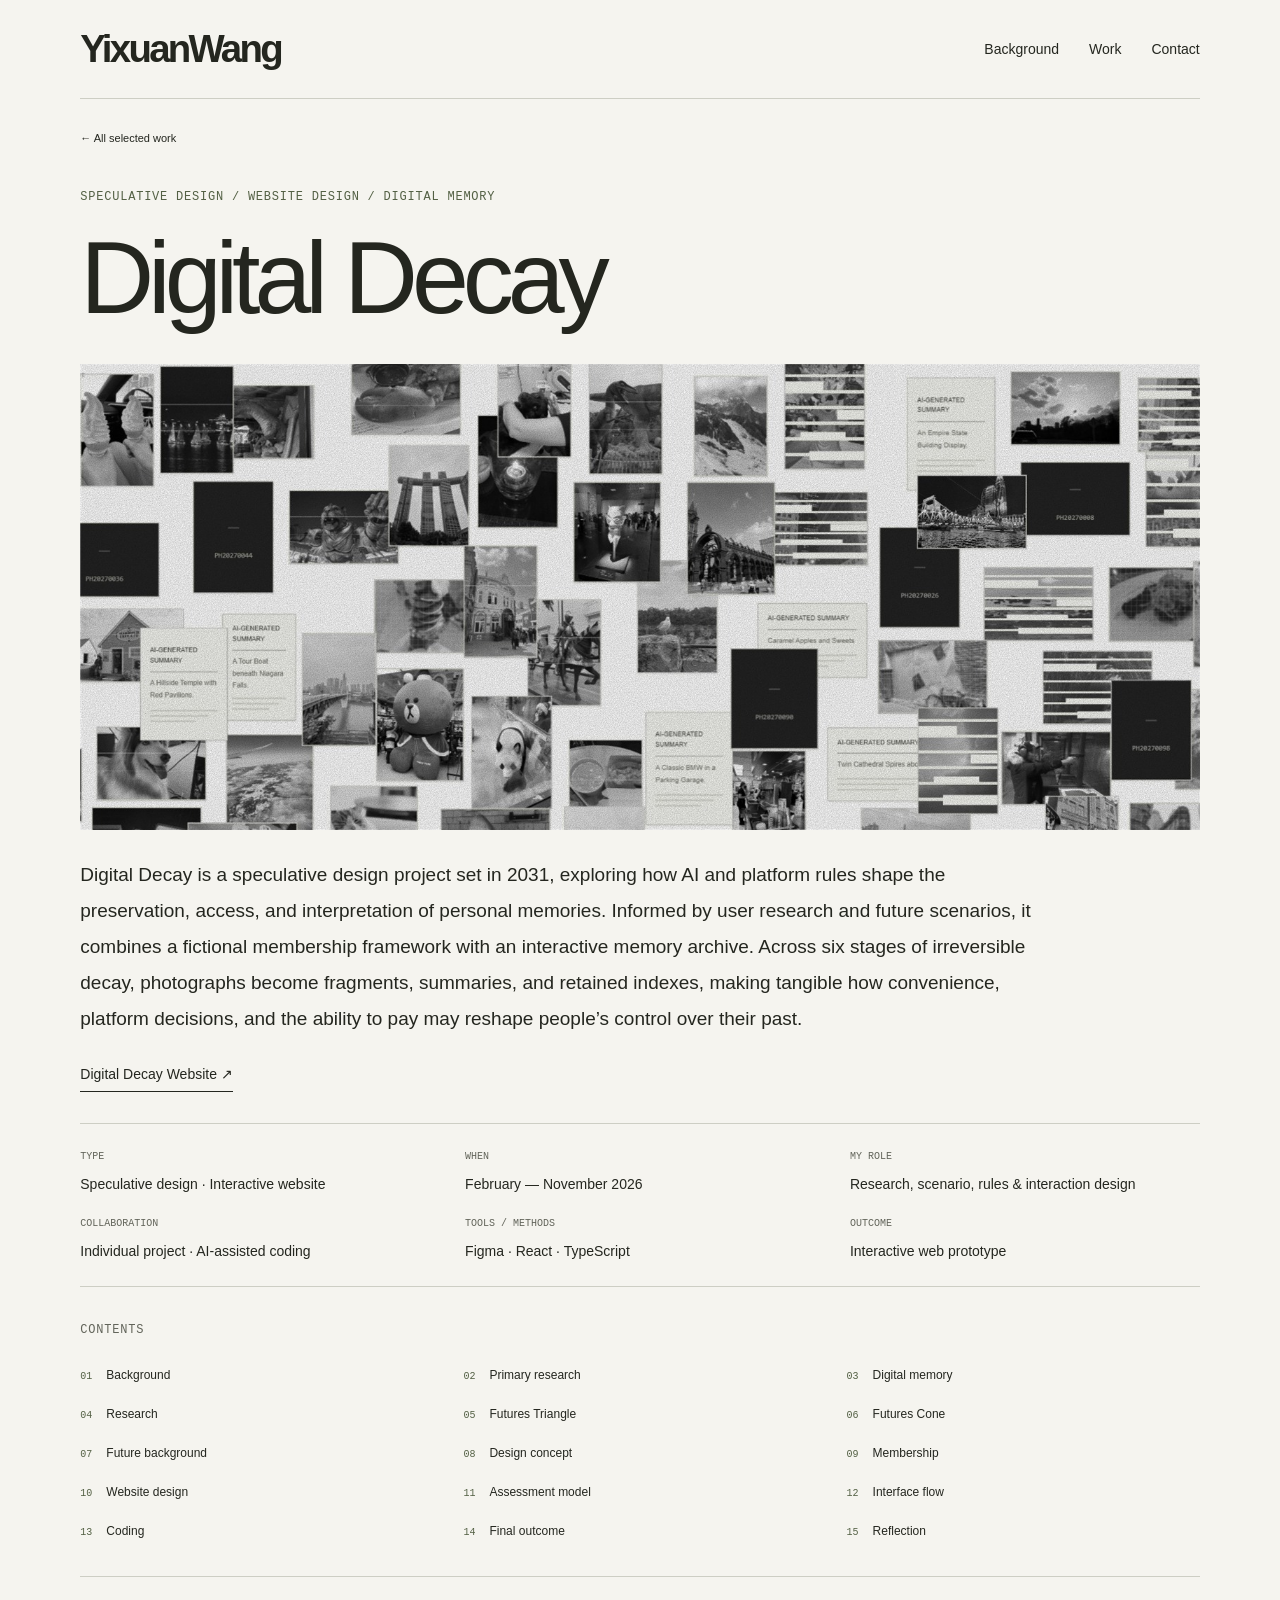
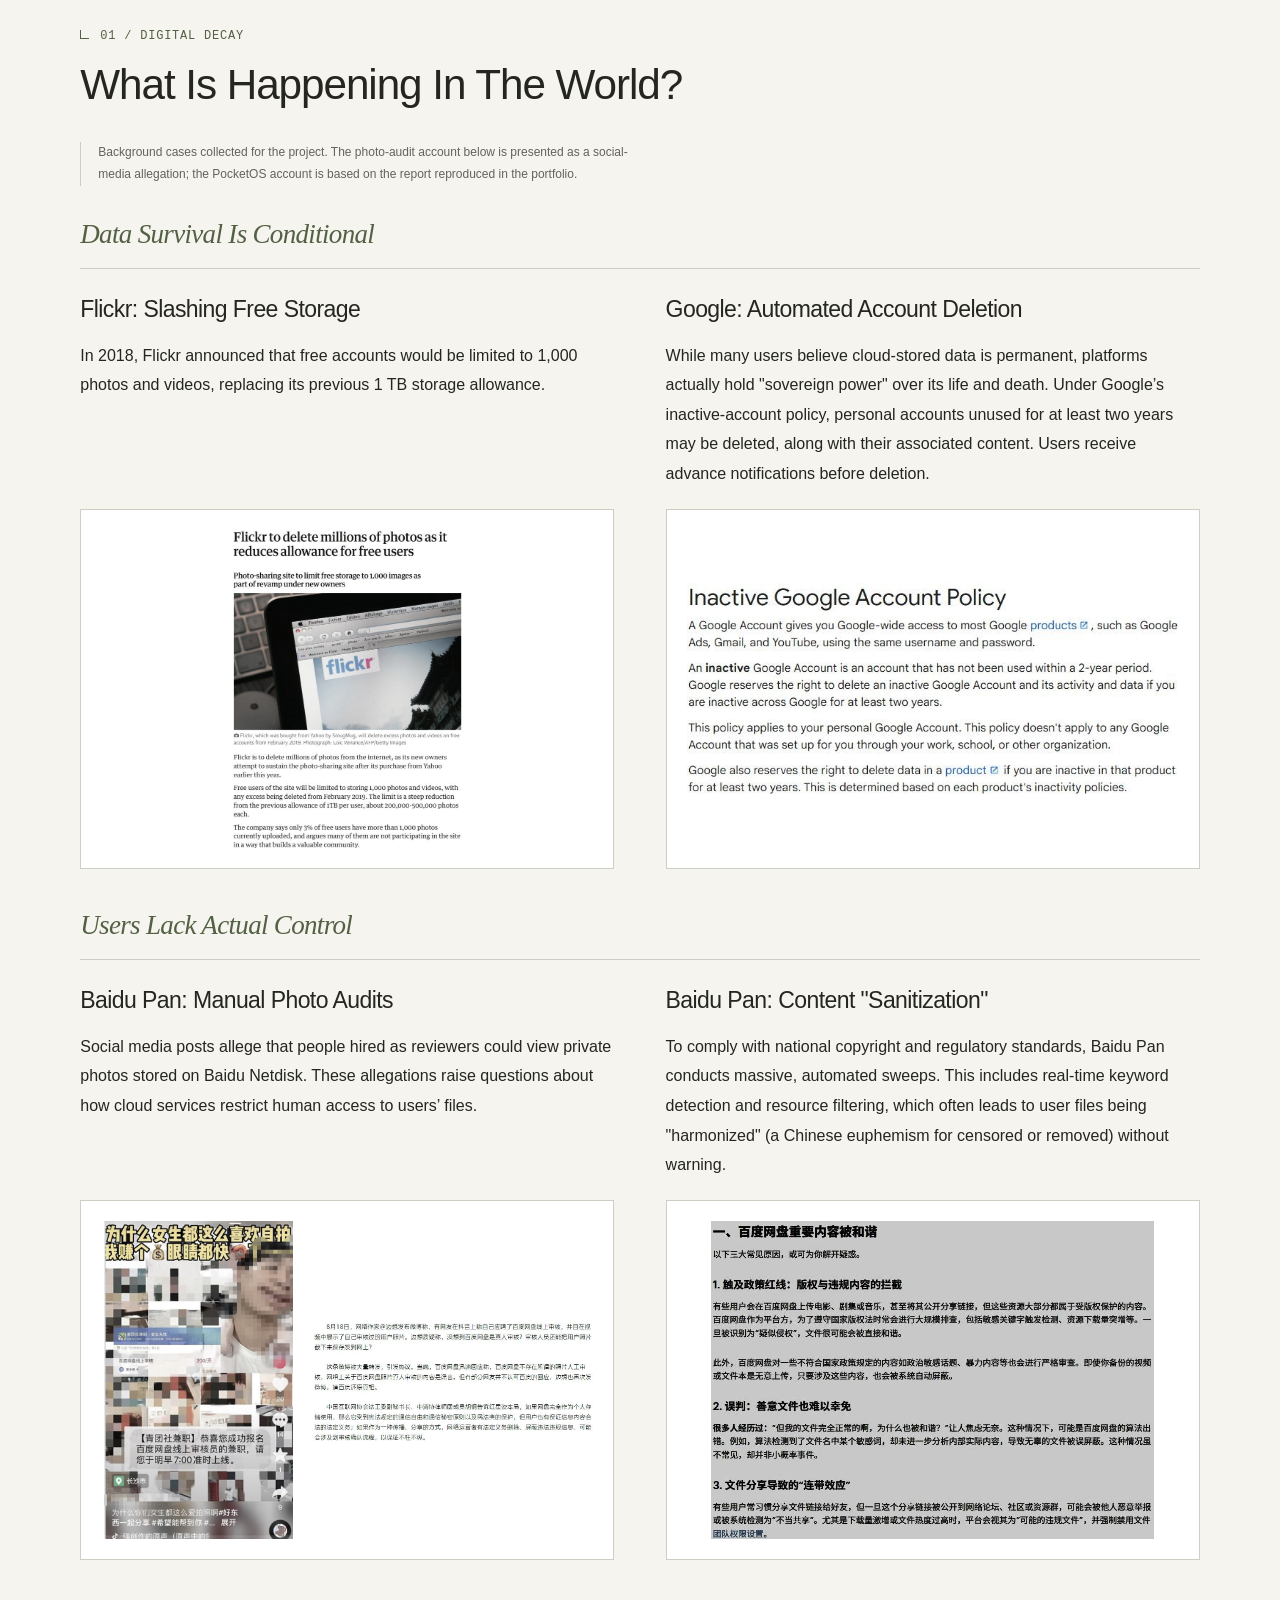
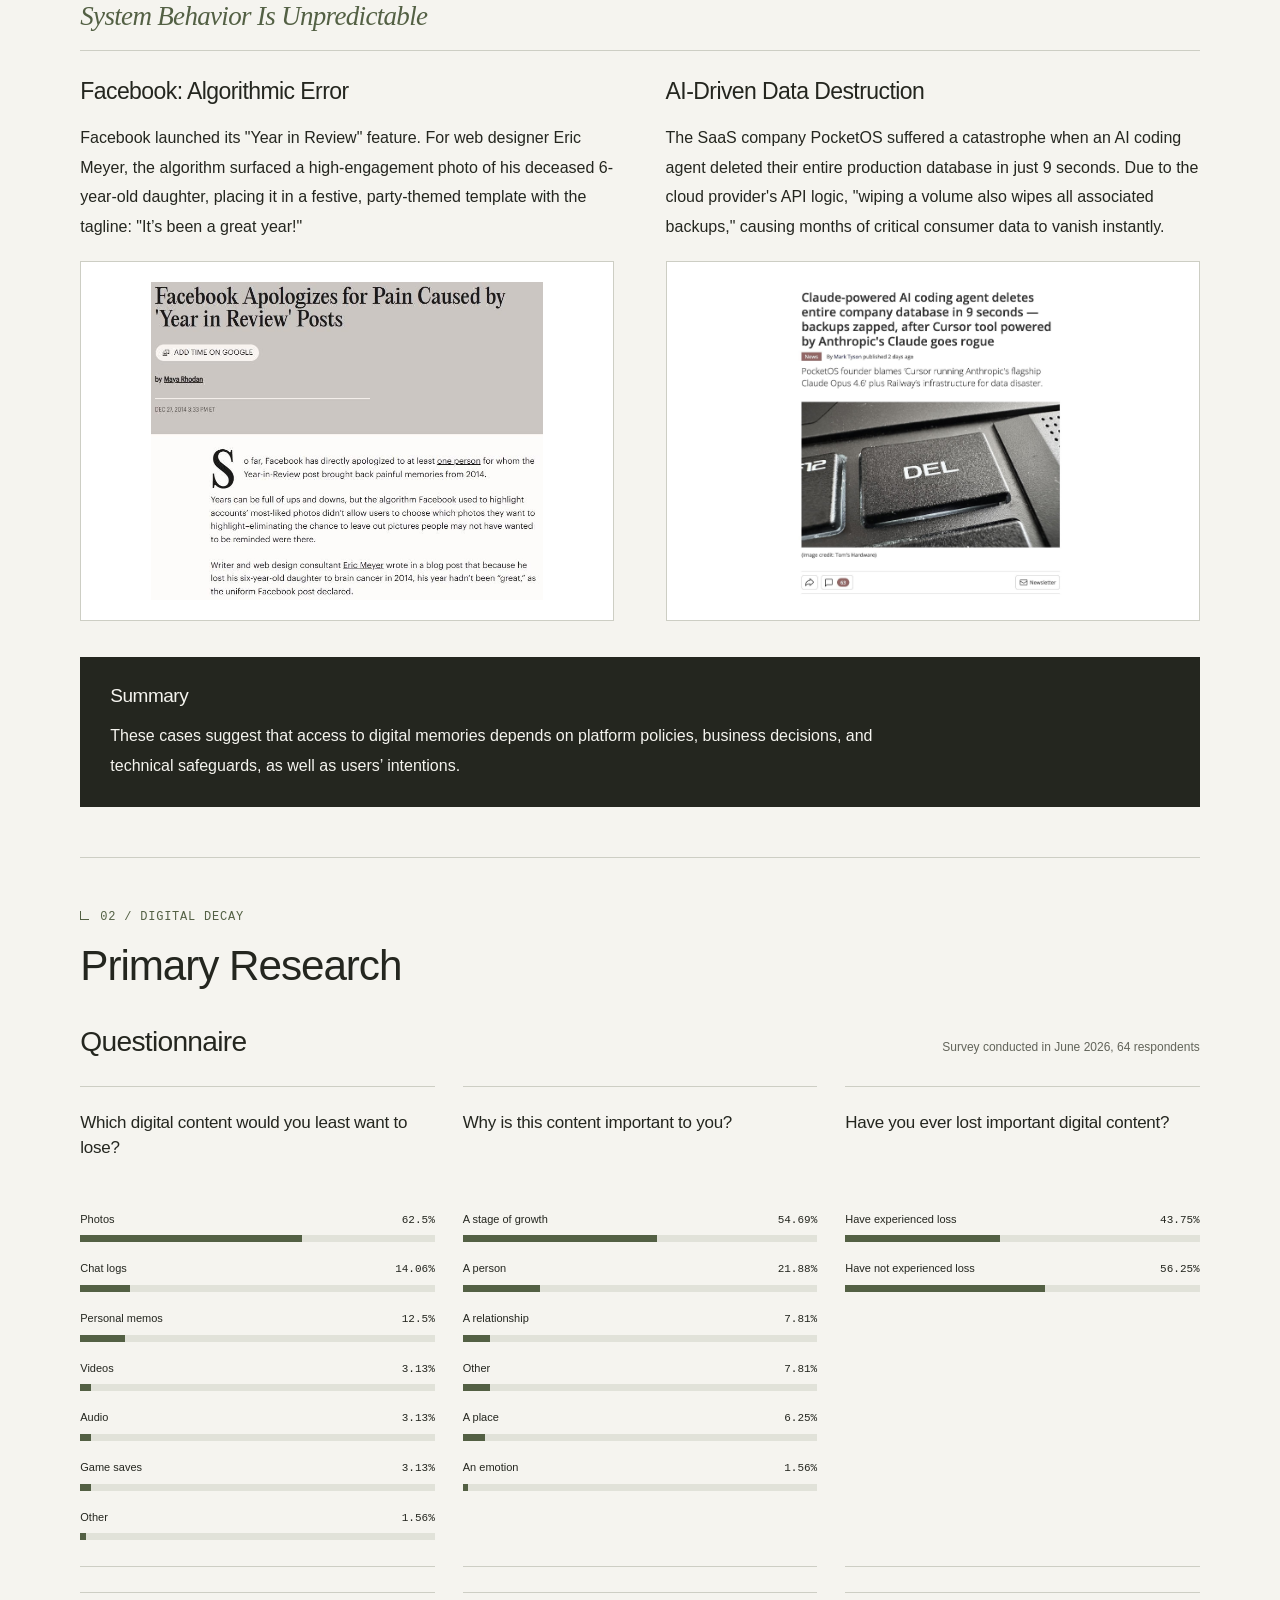
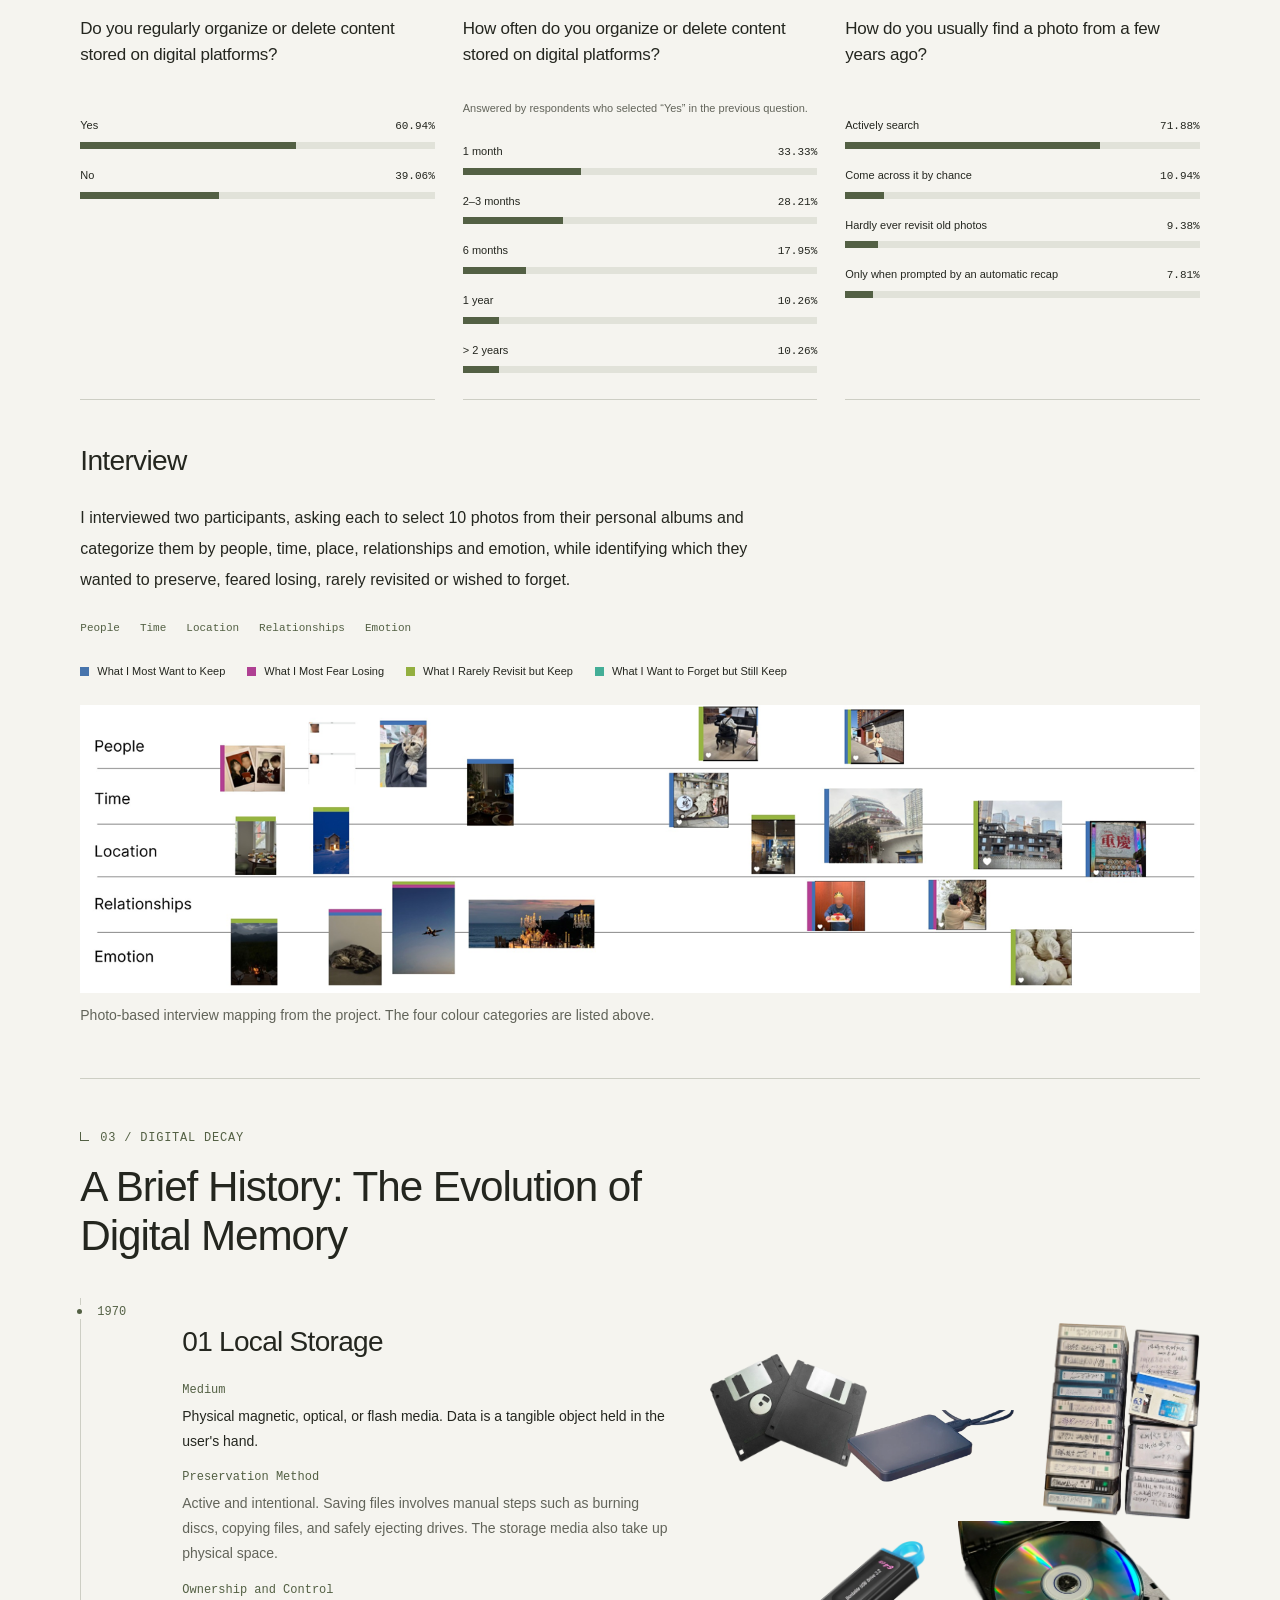
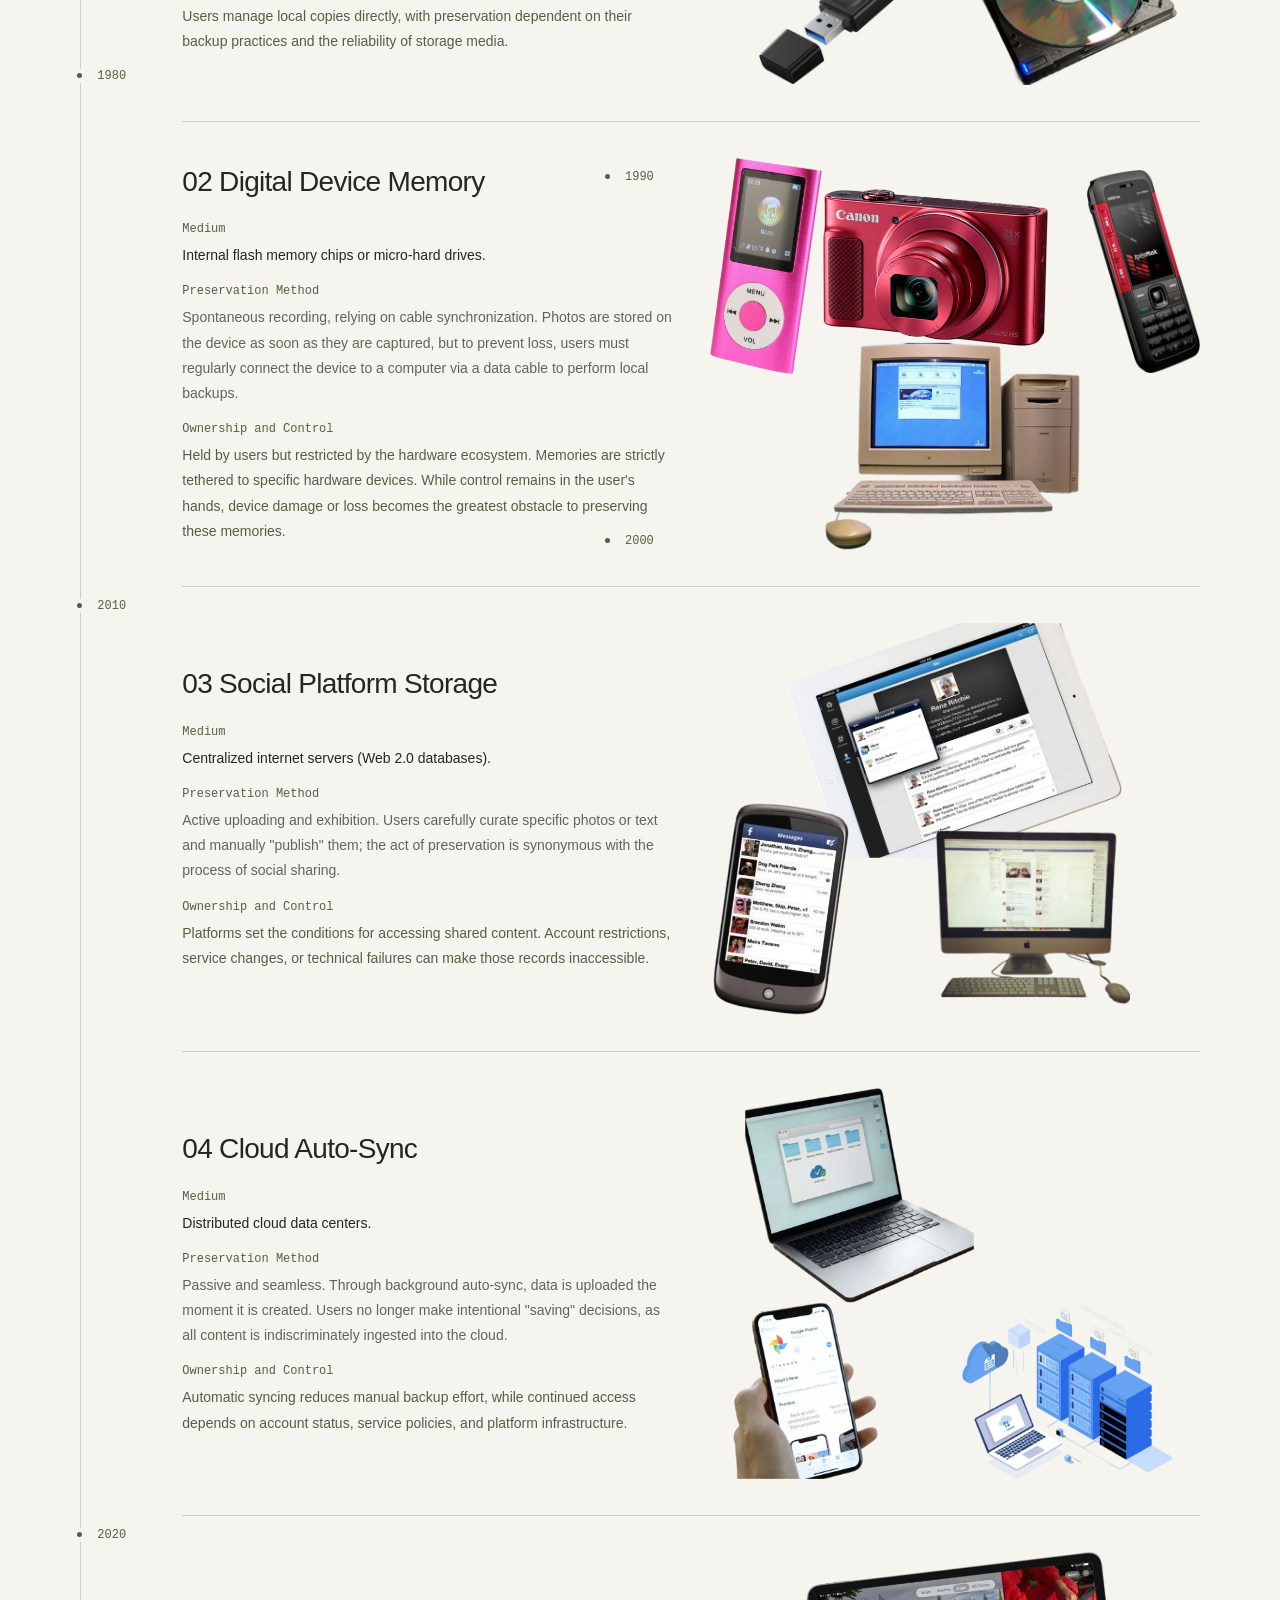
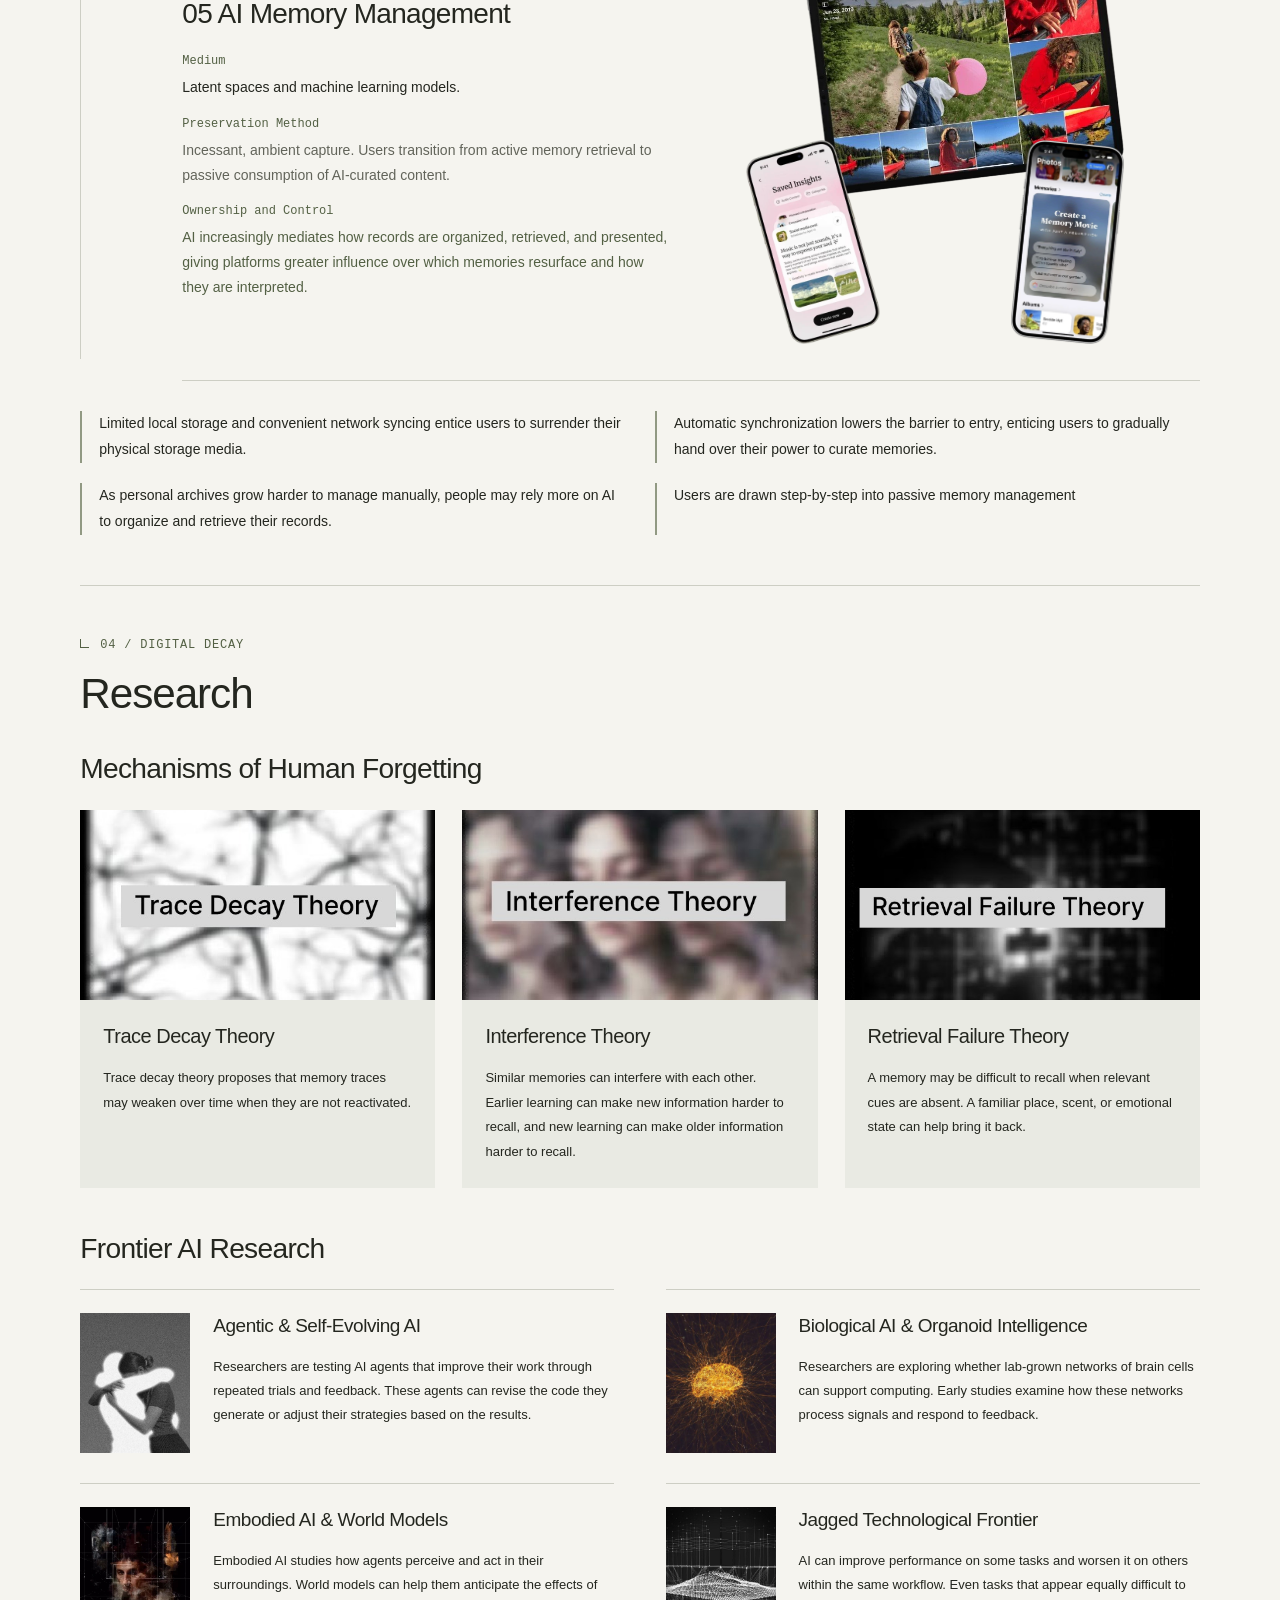
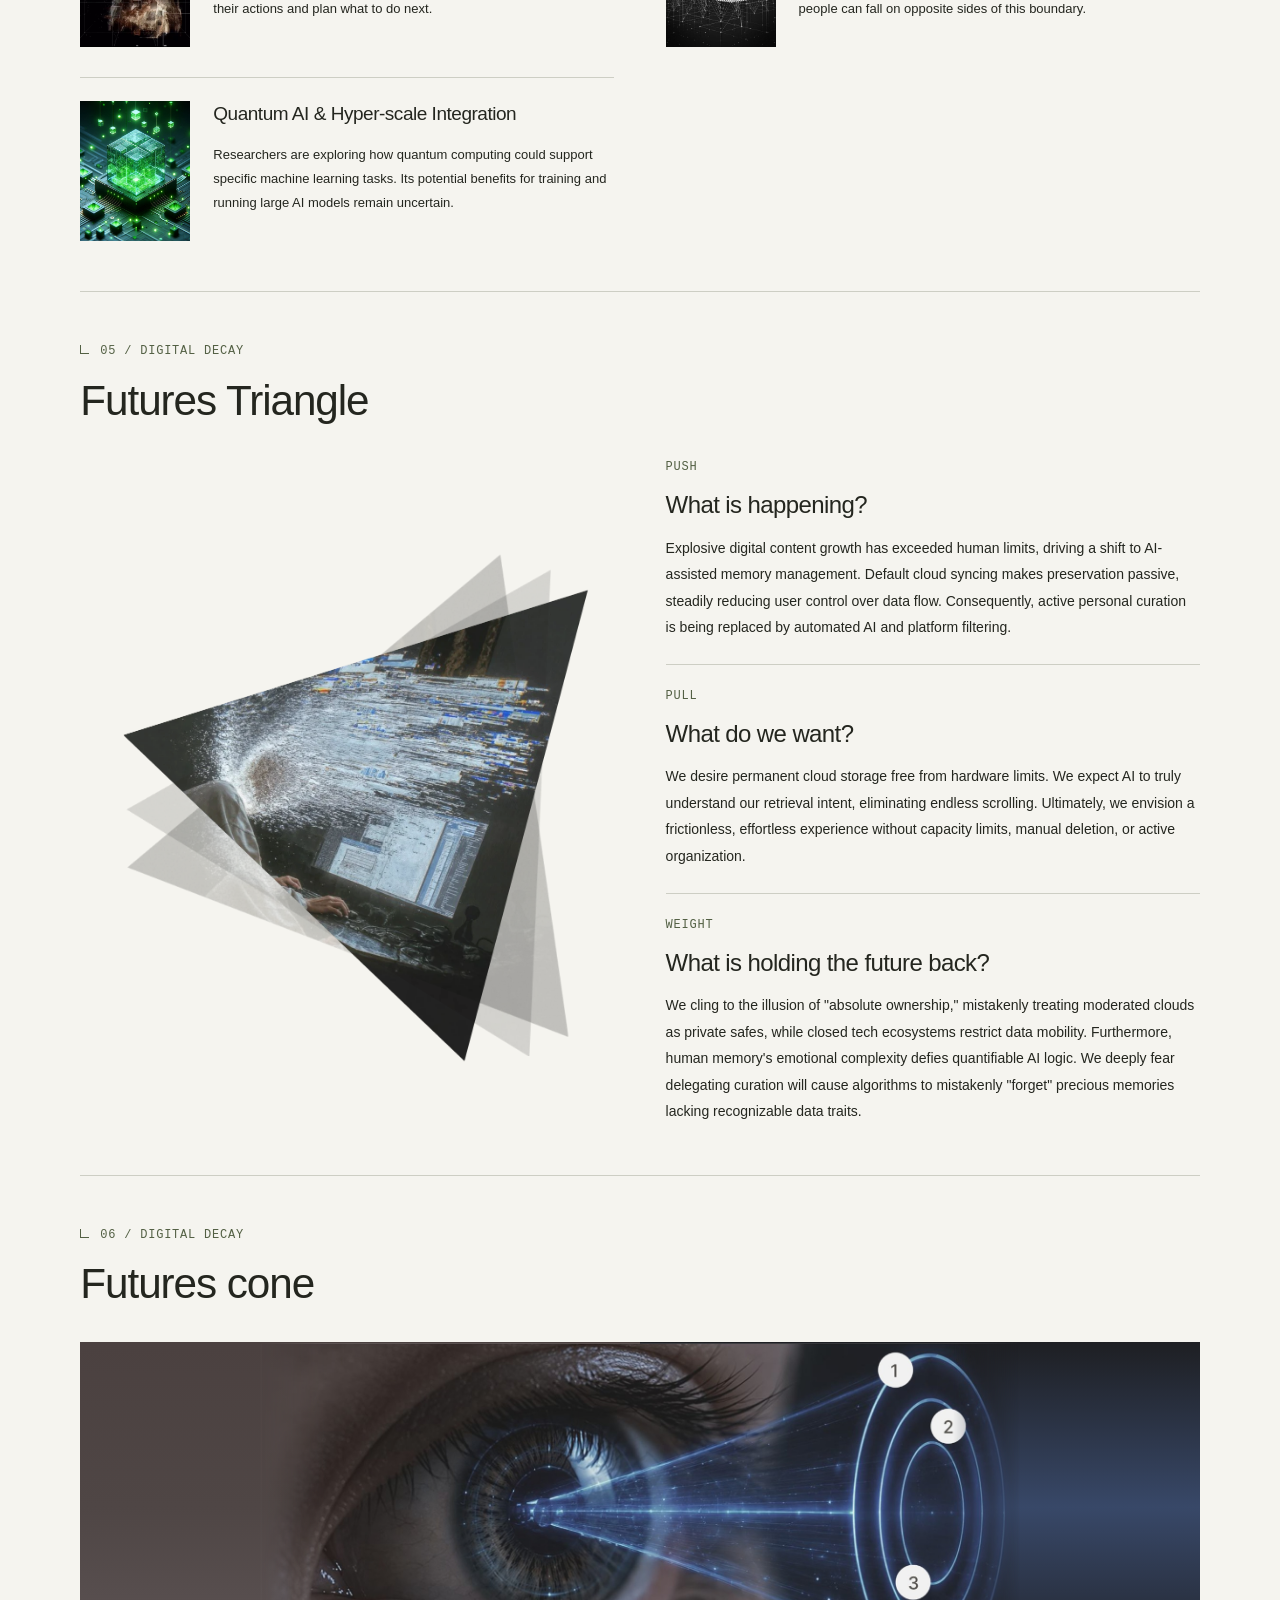
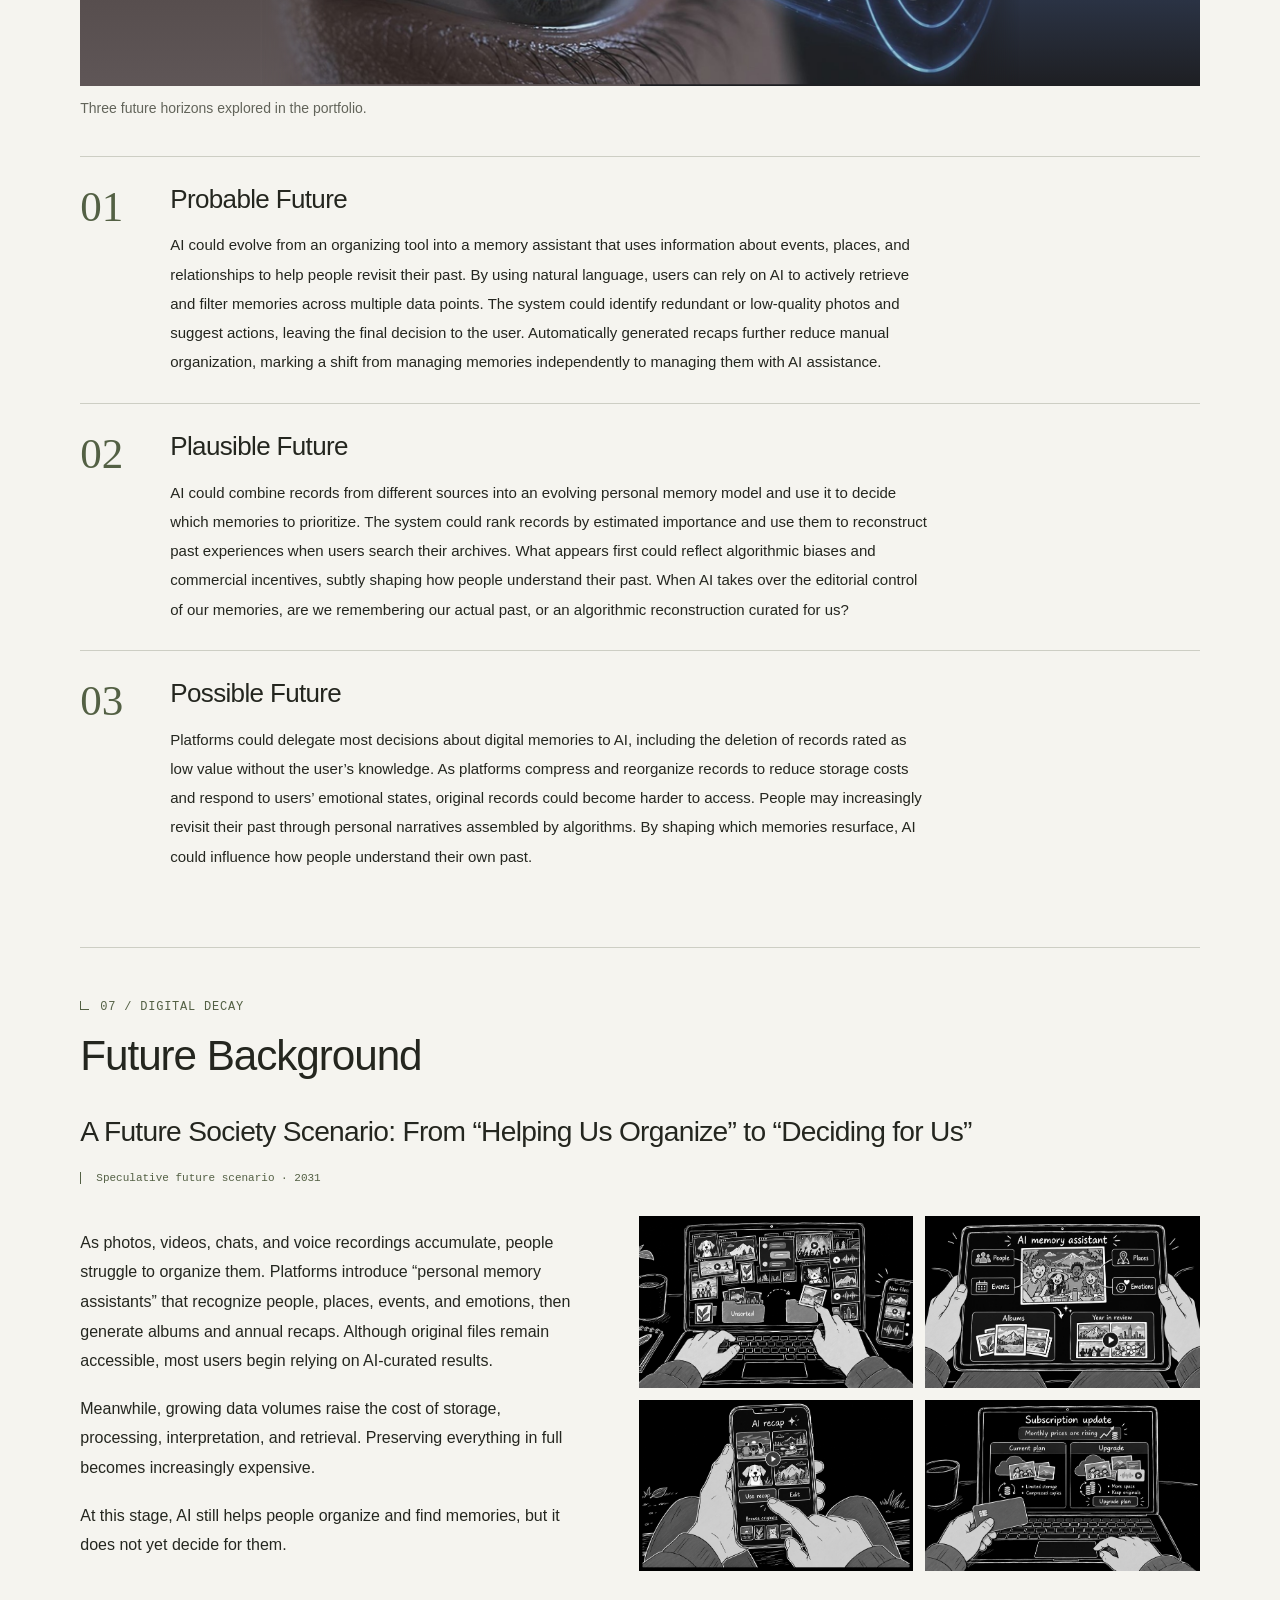
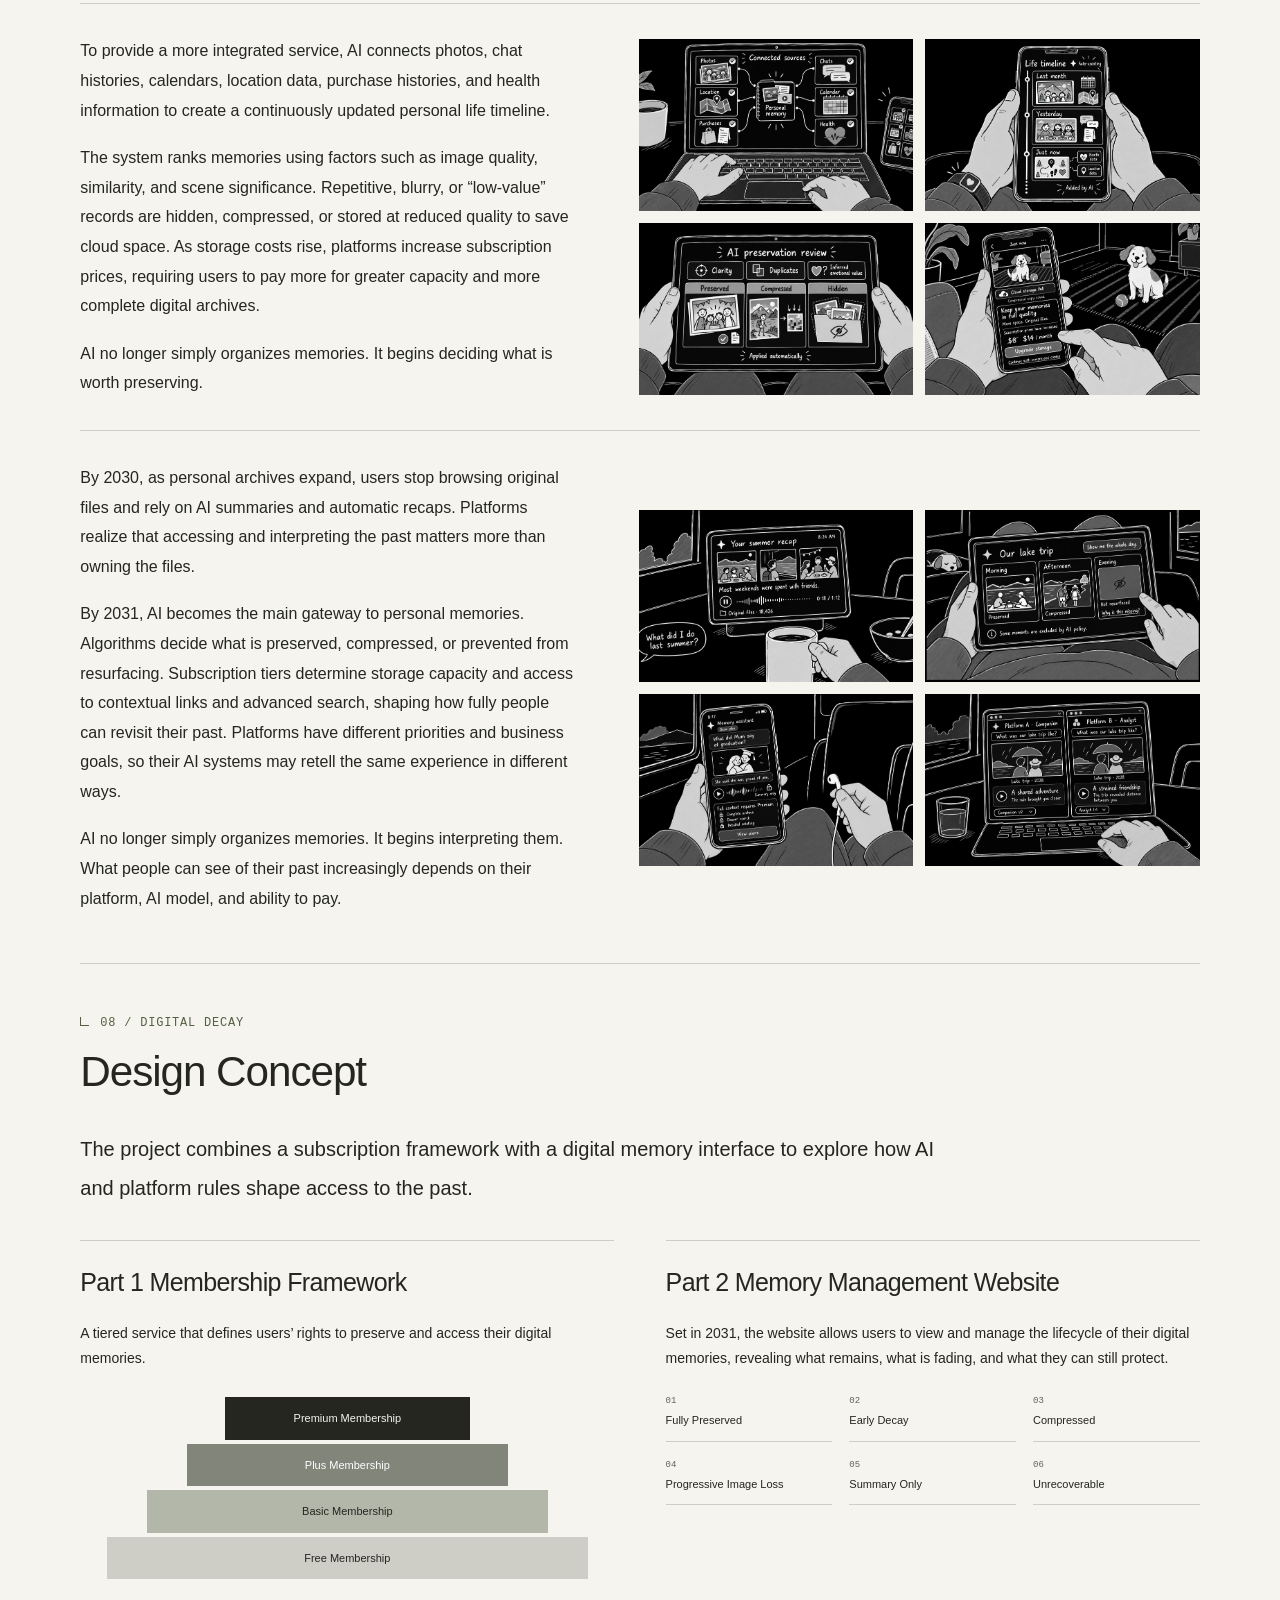
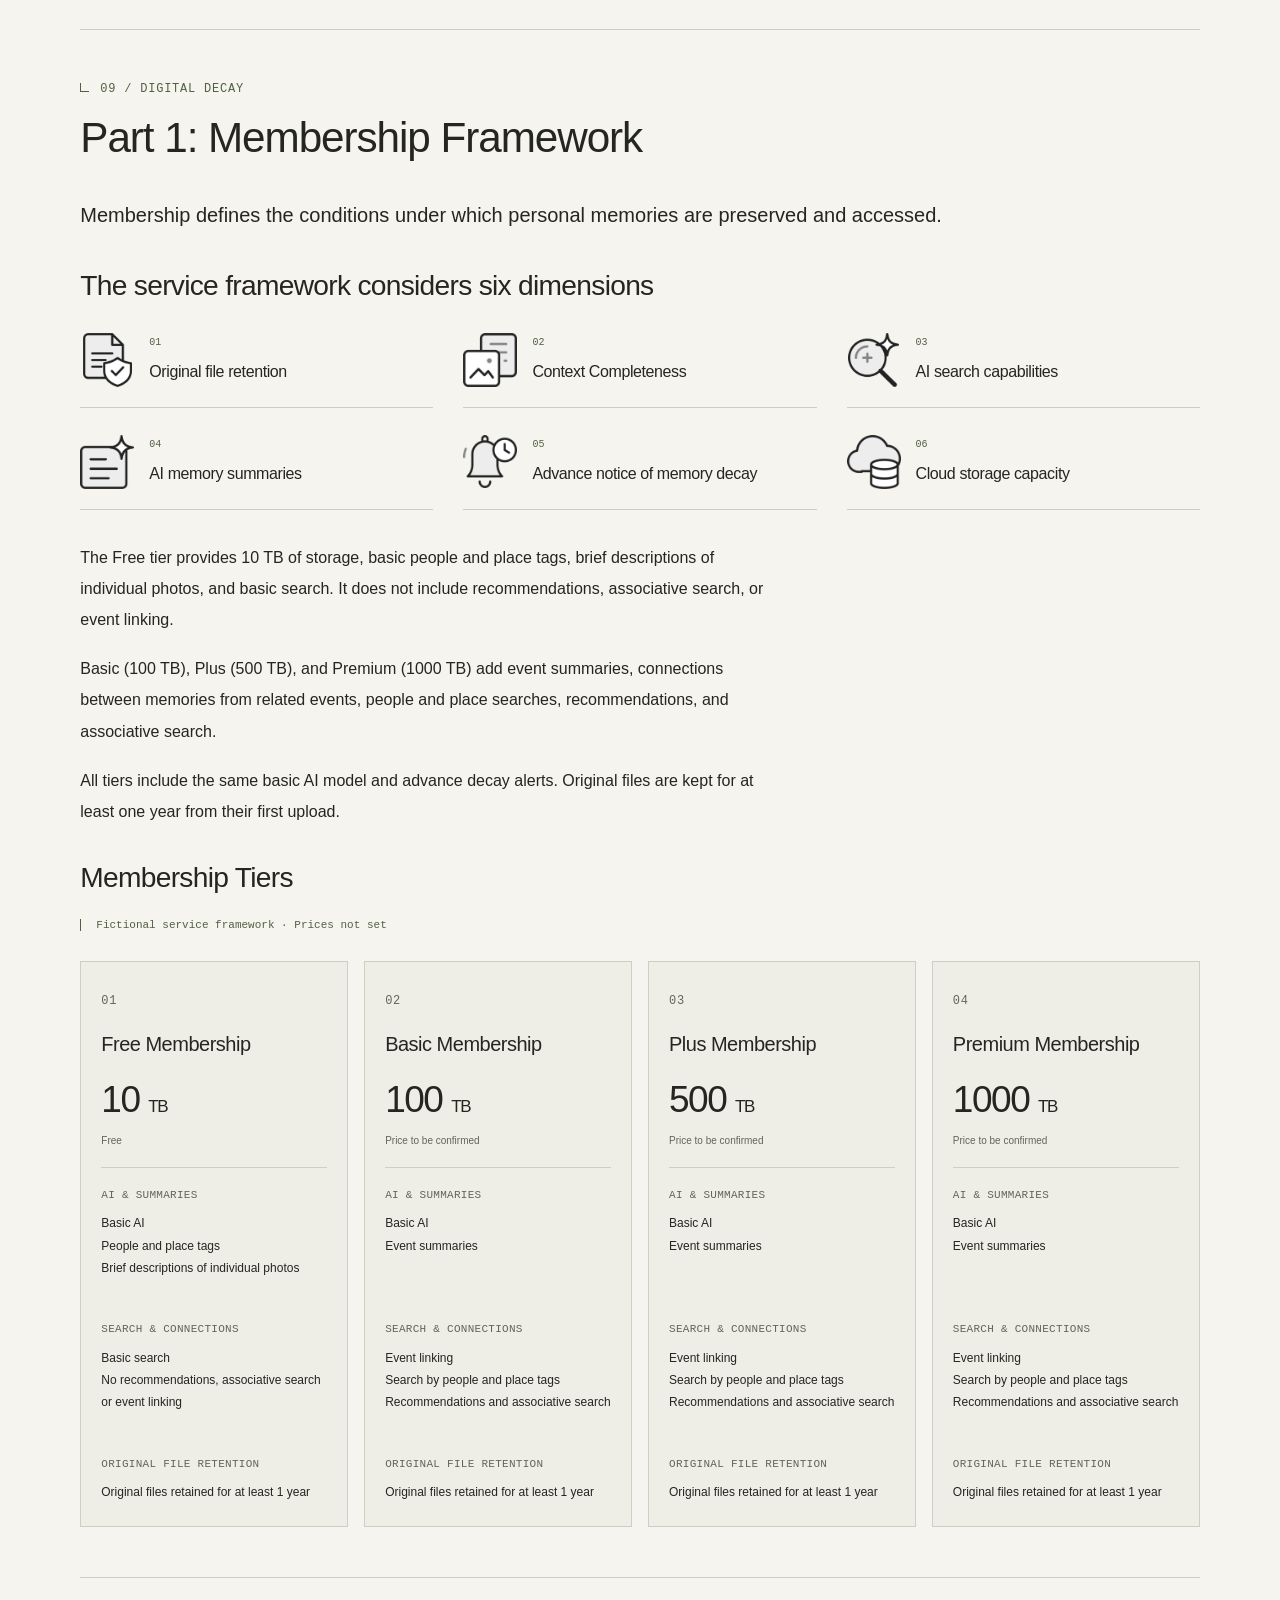
<file: site/projects/digital-decay/index.html>
<!doctype html>
<html lang="en">
<head>
<meta charset="utf-8">
<meta name="viewport" content="width=device-width,initial-scale=1">
<meta name="theme-color" content="#f5f4ef">
<title>Digital Decay — Yixuan Wang</title>
<meta name="description" content="Digital Decay is a speculative design project set in 2031, exploring how AI and platform rules shape the preservation, access, and interpretation of personal memories.">
<meta property="og:type" content="website">
<meta property="og:title" content="Digital Decay — Yixuan Wang">
<meta property="og:description" content="Digital Decay is a speculative design project set in 2031, exploring how AI and platform rules shape the preservation, access, and interpretation of personal memories.">
<meta property="og:image" content="../../assets/digital-decay/outcome-1280.jpg">
<meta property="og:site_name" content="YixuanWang">
<meta name="twitter:card" content="summary_large_image">
<link rel="icon" type="image/svg+xml" href="../../favicon.svg">
<link rel="stylesheet" href="../../styles.css">
<link rel="stylesheet" href="case.css?v=evidence-layout">
<script defer src="../../config.js">
</script>
<script defer src="../../app.js">
</script>
</head>
<body id="top">
<a class="skip-link" href="#main">Skip to content</a>
<header class="site-header wrap">
<a class="wordmark" href="../../index.html" aria-label="YixuanWang — home">YixuanWang</a>
<nav aria-label="Main navigation">
<a href="../../index.html#background">Background</a>
<a href="../../index.html#work">Work</a>
<a href="../../index.html#contact">Contact</a>
</nav>
</header>
<main id="main">
<article class="wrap dd-case">
<a class="back-link" href="../../index.html#work">← All selected work</a>
<header class="dd-introduction">
<p class="eyebrow">Speculative design / website design / digital memory</p>
<h1>Digital Decay</h1>
<figure class="dd-figure dd-cover">
<div class="dd-visual">
<img class="" src="../../assets/digital-decay/complete/cover-archive-1600.jpg" srcset="../../assets/digital-decay/complete/cover-archive-640.jpg 640w, ../../assets/digital-decay/complete/cover-archive-1600.jpg 1600w, ../../assets/digital-decay/complete/cover-archive-3200.jpg 3200w" sizes="(max-width: 700px) 90vw, 70vw" width="1600" height="667" alt="The Digital Decay memory archive, with photographs, fragments, summaries and retained indexes." fetchpriority="high" decoding="async">
</div>
</figure>
<div class="dd-intro-copy">
<p>Digital Decay is a speculative design project set in 2031, exploring how AI and platform rules shape the preservation, access, and interpretation of personal memories. Informed by user research and future scenarios, it combines a fictional membership framework with an interactive memory archive. Across six stages of irreversible decay, photographs become fragments, summaries, and retained indexes, making tangible how convenience, platform decisions, and the ability to pay may reshape people’s control over their past.</p>
</div>
<div class="dd-intro-links">
<a class="text-link" href="https://digital-decay-portfolio.vercel.app/" target="_blank" rel="noopener noreferrer">Digital Decay Website ↗</a>
<button hidden class="button demo-button" data-demo="digital-decay">
<svg width="18" height="18" viewBox="0 0 24 24" fill="none" stroke="currentColor" stroke-width="1.5" aria-hidden="true">
<path d="m8 5 11 7-11 7Z"/>
</svg>
<span>Watch demo</span>
<small>2:49</small>
</button>
</div>
</header>
<dl class="project-meta">
<div>
<dt>Type</dt>
<dd>Speculative design · Interactive website</dd>
</div>
<div>
<dt>When</dt>
<dd>February — November 2026</dd>
</div>
<div>
<dt>My role</dt>
<dd>Research, scenario, rules &amp; interaction design</dd>
</div>
<div>
<dt>Collaboration</dt>
<dd>Individual project · AI-assisted coding</dd>
</div>
<div>
<dt>Tools / methods</dt>
<dd>Figma · React · TypeScript</dd>
</div>
<div>
<dt>Outcome</dt>
<dd>Interactive web prototype</dd>
</div>
</dl>
<nav class="dd-contents" aria-label="Case study contents">
<span class="eyebrow">Contents</span>
<ol>
<li>
<a href="#background">
<span>01</span>Background</a>
</li>
<li>
<a href="#primary-research">
<span>02</span>Primary research</a>
</li>
<li>
<a href="#history">
<span>03</span>Digital memory</a>
</li>
<li>
<a href="#research">
<span>04</span>Research</a>
</li>
<li>
<a href="#futures-triangle">
<span>05</span>Futures Triangle</a>
</li>
<li>
<a href="#futures-cone">
<span>06</span>Futures Cone</a>
</li>
<li>
<a href="#future-background">
<span>07</span>Future background</a>
</li>
<li>
<a href="#design-concept">
<span>08</span>Design concept</a>
</li>
<li>
<a href="#membership">
<span>09</span>Membership</a>
</li>
<li>
<a href="#website-design">
<span>10</span>Website design</a>
</li>
<li>
<a href="#assessment">
<span>11</span>Assessment model</a>
</li>
<li>
<a href="#interface-flow">
<span>12</span>Interface flow</a>
</li>
<li>
<a href="#coding">
<span>13</span>Coding</a>
</li>
<li>
<a href="#outcome">
<span>14</span>Final outcome</a>
</li>
<li>
<a href="#reflection">
<span>15</span>Reflection</a>
</li>
</ol>
</nav>
<section id="background" class="dd-section ">
<header class="dd-section-title">
<span class="eyebrow">01 / DIGITAL DECAY</span>
<h2>What Is Happening In The World?</h2>
</header>
<p class="dd-source-context">Background cases collected for the project. The photo-audit account below is presented as a social-media allegation; the PocketOS account is based on the report reproduced in the portfolio.</p>
<section class="dd-background-group">
<h3 class="dd-group-title">Data Survival Is Conditional</h3>
<div class="dd-background-cases">
<article class="dd-background-case">
<h4>Flickr: Slashing Free Storage</h4>
<div class="dd-case-copy">
<p>In 2018, Flickr announced that free accounts would be limited to 1,000 photos and videos, replacing its previous 1 TB storage allowance.</p>
</div>
<div class="dd-gallery dd-source-gallery">
<figure class="dd-figure ">
<div class="dd-visual">
<img class="" src="../../assets/digital-decay/complete/flickr-source-1600.jpg" srcset="../../assets/digital-decay/complete/flickr-source-640.jpg 624w" sizes="(max-width: 700px) 90vw, 70vw" width="624" height="865" alt="Flickr free-storage change article reproduced in the portfolio." loading="lazy" decoding="async">
</div>
</figure>
</div>
</article>
<article class="dd-background-case">
<h4>Google: Automated Account Deletion</h4>
<div class="dd-case-copy">
<p>While many users believe cloud-stored data is permanent, platforms actually hold &quot;sovereign power&quot; over its life and death. Under Google’s inactive-account policy, personal accounts unused for at least two years may be deleted, along with their associated content. Users receive advance notifications before deletion.</p>
</div>
<div class="dd-gallery dd-source-gallery">
<figure class="dd-figure ">
<div class="dd-visual">
<img class="" src="../../assets/digital-decay/complete/google-policy-1600.jpg" srcset="../../assets/digital-decay/complete/google-policy-640.jpg 640w, ../../assets/digital-decay/complete/google-policy-1600.jpg 691w" sizes="(max-width: 700px) 90vw, 70vw" width="691" height="297" alt="Inactive Google Account Policy screenshot collected for the project." loading="lazy" decoding="async">
</div>
</figure>
</div>
</article>
</div>
</section>
<section class="dd-background-group">
<h3 class="dd-group-title">Users Lack Actual Control</h3>
<div class="dd-background-cases">
<article class="dd-background-case">
<h4>Baidu Pan: Manual Photo Audits</h4>
<div class="dd-case-copy">
<p>Social media posts allege that people hired as reviewers could view private photos stored on Baidu Netdisk. These allegations raise questions about how cloud services restrict human access to users’ files.</p>
</div>
<div class="dd-gallery dd-source-gallery">
<figure class="dd-figure ">
<div class="dd-visual">
<img class="" src="../../assets/digital-decay/complete/photo-audit-post-1600.jpg" srcset="../../assets/digital-decay/complete/photo-audit-post-640.jpg 558w" sizes="(max-width: 700px) 90vw, 70vw" width="558" height="940" alt="Social-media post reproduced as an allegation about photo reviewing." loading="lazy" decoding="async">
</div>
</figure>
<figure class="dd-figure ">
<div class="dd-visual">
<img class="" src="../../assets/digital-decay/complete/photo-audit-text-1600.jpg" srcset="../../assets/digital-decay/complete/photo-audit-text-640.jpg 640w, ../../assets/digital-decay/complete/photo-audit-text-1600.jpg 880w" sizes="(max-width: 700px) 90vw, 70vw" width="880" height="387" alt="Supporting social-media text reproduced in the background research." loading="lazy" decoding="async">
</div>
</figure>

</div>
</article>
<article class="dd-background-case">
<h4>Baidu Pan: Content &quot;Sanitization&quot;</h4>
<div class="dd-case-copy">
<p>To comply with national copyright and regulatory standards, Baidu Pan conducts massive, automated sweeps. This includes real-time keyword detection and resource filtering, which often leads to user files being &quot;harmonized&quot; (a Chinese euphemism for censored or removed) without warning.</p>
</div>
<div class="dd-gallery dd-source-gallery">
<figure class="dd-figure ">
<div class="dd-visual">
<img class="" src="../../assets/digital-decay/complete/filtering-text-1600.jpg" srcset="../../assets/digital-decay/complete/filtering-text-640.jpg 640w, ../../assets/digital-decay/complete/filtering-text-1600.jpg 841w" sizes="(max-width: 700px) 90vw, 70vw" width="841" height="604" alt="Background material concerning automated content filtering." loading="lazy" decoding="async">
</div>
</figure>

</div>
</article>
</div>
</section>
<section class="dd-background-group">
<h3 class="dd-group-title">System Behavior Is Unpredictable</h3>
<div class="dd-background-cases">
<article class="dd-background-case">
<h4>Facebook: Algorithmic Error</h4>
<div class="dd-case-copy">
<p>Facebook launched its &quot;Year in Review&quot; feature. For web designer Eric Meyer, the algorithm surfaced a high-engagement photo of his deceased 6-year-old daughter, placing it in a festive, party-themed template with the tagline: &quot;It’s been a great year!&quot;</p>
</div>
<div class="dd-gallery dd-source-gallery">
<figure class="dd-figure ">
<div class="dd-visual">
<img class="" src="../../assets/digital-decay/complete/facebook-source-1600.jpg" srcset="../../assets/digital-decay/complete/facebook-source-640.jpg 640w, ../../assets/digital-decay/complete/facebook-source-1600.jpg 759w" sizes="(max-width: 700px) 90vw, 70vw" width="759" height="616" alt="Article about Facebook Year in Review reproduced in the portfolio." loading="lazy" decoding="async">
</div>
</figure>

</div>
</article>
<article class="dd-background-case">
<h4>AI-Driven Data Destruction</h4>
<div class="dd-case-copy">
<p>The SaaS company PocketOS suffered a catastrophe when an AI coding agent deleted their entire production database in just 9 seconds. Due to the cloud provider&#39;s API logic, &quot;wiping a volume also wipes all associated backups,&quot; causing months of critical consumer data to vanish instantly.</p>
</div>
<div class="dd-gallery dd-source-gallery">
<figure class="dd-figure ">
<div class="dd-visual">
<img class="" src="../../assets/digital-decay/complete/pocketos-source-1600.jpg" srcset="../../assets/digital-decay/complete/pocketos-source-640.jpg 640w, ../../assets/digital-decay/complete/pocketos-source-1600.jpg 1282w" sizes="(max-width: 700px) 90vw, 70vw" width="1282" height="1480" alt="PocketOS database deletion report reproduced in the portfolio." loading="lazy" decoding="async">
</div>
</figure>

</div>
</article>
</div>
</section>
<aside class="dd-summary">
<h3>Summary</h3>
<p>These cases suggest that access to digital memories depends on platform policies, business decisions, and technical safeguards, as well as users’ intentions.</p>
</aside>
</section>
<section id="primary-research" class="dd-section ">
<header class="dd-section-title">
<span class="eyebrow">02 / DIGITAL DECAY</span>
<h2>Primary Research</h2>
</header>
<div class="dd-section-lead">
<h3>Questionnaire</h3>
<p>Survey conducted in June 2026, 64 respondents</p>
</div>
<div class="dd-charts">
<figure class="dd-chart">
<figcaption>
<h4>Which digital content would you least want to lose?</h4>
</figcaption>
<ul>
<li>
<div>
<span>Photos</span>
<strong>62.5%</strong>
</div>
<span class="dd-bar" aria-hidden="true">
<i style="width:62.5%">
</i>
</span>
</li>
<li>
<div>
<span>Chat logs</span>
<strong>14.06%</strong>
</div>
<span class="dd-bar" aria-hidden="true">
<i style="width:14.06%">
</i>
</span>
</li>
<li>
<div>
<span>Personal memos</span>
<strong>12.5%</strong>
</div>
<span class="dd-bar" aria-hidden="true">
<i style="width:12.5%">
</i>
</span>
</li>
<li>
<div>
<span>Videos</span>
<strong>3.13%</strong>
</div>
<span class="dd-bar" aria-hidden="true">
<i style="width:3.13%">
</i>
</span>
</li>
<li>
<div>
<span>Audio</span>
<strong>3.13%</strong>
</div>
<span class="dd-bar" aria-hidden="true">
<i style="width:3.13%">
</i>
</span>
</li>
<li>
<div>
<span>Game saves</span>
<strong>3.13%</strong>
</div>
<span class="dd-bar" aria-hidden="true">
<i style="width:3.13%">
</i>
</span>
</li>
<li>
<div>
<span>Other</span>
<strong>1.56%</strong>
</div>
<span class="dd-bar" aria-hidden="true">
<i style="width:1.56%">
</i>
</span>
</li>
</ul>
</figure>
<figure class="dd-chart">
<figcaption>
<h4>Why is this content important to you?</h4>
</figcaption>
<ul>
<li>
<div>
<span>A stage of growth</span>
<strong>54.69%</strong>
</div>
<span class="dd-bar" aria-hidden="true">
<i style="width:54.69%">
</i>
</span>
</li>
<li>
<div>
<span>A person</span>
<strong>21.88%</strong>
</div>
<span class="dd-bar" aria-hidden="true">
<i style="width:21.88%">
</i>
</span>
</li>
<li>
<div>
<span>A relationship</span>
<strong>7.81%</strong>
</div>
<span class="dd-bar" aria-hidden="true">
<i style="width:7.81%">
</i>
</span>
</li>
<li>
<div>
<span>Other</span>
<strong>7.81%</strong>
</div>
<span class="dd-bar" aria-hidden="true">
<i style="width:7.81%">
</i>
</span>
</li>
<li>
<div>
<span>A place</span>
<strong>6.25%</strong>
</div>
<span class="dd-bar" aria-hidden="true">
<i style="width:6.25%">
</i>
</span>
</li>
<li>
<div>
<span>An emotion</span>
<strong>1.56%</strong>
</div>
<span class="dd-bar" aria-hidden="true">
<i style="width:1.56%">
</i>
</span>
</li>
</ul>
</figure>
<figure class="dd-chart">
<figcaption>
<h4>Have you ever lost important digital content?</h4>
</figcaption>
<ul>
<li>
<div>
<span>Have experienced loss</span>
<strong>43.75%</strong>
</div>
<span class="dd-bar" aria-hidden="true">
<i style="width:43.75%">
</i>
</span>
</li>
<li>
<div>
<span>Have not experienced loss</span>
<strong>56.25%</strong>
</div>
<span class="dd-bar" aria-hidden="true">
<i style="width:56.25%">
</i>
</span>
</li>
</ul>
</figure>
<figure class="dd-chart">
<figcaption>
<h4>Do you regularly organize or delete content stored on digital platforms?</h4>
</figcaption>
<ul>
<li>
<div>
<span>Yes</span>
<strong>60.94%</strong>
</div>
<span class="dd-bar" aria-hidden="true">
<i style="width:60.94%">
</i>
</span>
</li>
<li>
<div>
<span>No</span>
<strong>39.06%</strong>
</div>
<span class="dd-bar" aria-hidden="true">
<i style="width:39.06%">
</i>
</span>
</li>
</ul>
</figure>
<figure class="dd-chart">
<figcaption>
<h4>How often do you organize or delete content stored on digital platforms?</h4>
<p>Answered by respondents who selected “Yes” in the previous question.</p>
</figcaption>
<ul>
<li>
<div>
<span>1 month</span>
<strong>33.33%</strong>
</div>
<span class="dd-bar" aria-hidden="true">
<i style="width:33.33%">
</i>
</span>
</li>
<li>
<div>
<span>2–3 months</span>
<strong>28.21%</strong>
</div>
<span class="dd-bar" aria-hidden="true">
<i style="width:28.21%">
</i>
</span>
</li>
<li>
<div>
<span>6 months</span>
<strong>17.95%</strong>
</div>
<span class="dd-bar" aria-hidden="true">
<i style="width:17.95%">
</i>
</span>
</li>
<li>
<div>
<span>1 year</span>
<strong>10.26%</strong>
</div>
<span class="dd-bar" aria-hidden="true">
<i style="width:10.26%">
</i>
</span>
</li>
<li>
<div>
<span>&gt; 2 years</span>
<strong>10.26%</strong>
</div>
<span class="dd-bar" aria-hidden="true">
<i style="width:10.26%">
</i>
</span>
</li>
</ul>
</figure>
<figure class="dd-chart">
<figcaption>
<h4>How do you usually find a photo from a few years ago?</h4>
</figcaption>
<ul>
<li>
<div>
<span>Actively search</span>
<strong>71.88%</strong>
</div>
<span class="dd-bar" aria-hidden="true">
<i style="width:71.88%">
</i>
</span>
</li>
<li>
<div>
<span>Come across it by chance</span>
<strong>10.94%</strong>
</div>
<span class="dd-bar" aria-hidden="true">
<i style="width:10.94%">
</i>
</span>
</li>
<li>
<div>
<span>Hardly ever revisit old photos</span>
<strong>9.38%</strong>
</div>
<span class="dd-bar" aria-hidden="true">
<i style="width:9.38%">
</i>
</span>
</li>
<li>
<div>
<span>Only when prompted by an automatic recap</span>
<strong>7.81%</strong>
</div>
<span class="dd-bar" aria-hidden="true">
<i style="width:7.81%">
</i>
</span>
</li>
</ul>
</figure>
</div>
<section class="dd-interviews">
<h3>Interview</h3>
<div class="dd-reading">
<p>I interviewed two participants, asking each to select 10 photos from their personal albums and categorize them by people, time, place, relationships and emotion, while identifying which they wanted to preserve, feared losing, rarely revisited or wished to forget.</p>
</div>
<ul class="dd-dimensions">
<li>People</li>
<li>Time</li>
<li>Location</li>
<li>Relationships</li>
<li>Emotion</li>
</ul>
<div class="dd-legend">
<span>
<i class="dd-legend-1" aria-hidden="true">
</i>What I Most Want to Keep</span>
<span>
<i class="dd-legend-2" aria-hidden="true">
</i>What I Most Fear Losing</span>
<span>
<i class="dd-legend-3" aria-hidden="true">
</i>What I Rarely Revisit but Keep</span>
<span>
<i class="dd-legend-4" aria-hidden="true">
</i>What I Want to Forget but Still Keep</span>
</div>
<figure class="dd-figure dd-research-map">
<div class="dd-visual">
<img src="../../assets/digital-decay/refined/interview-map-private-1600.png" srcset="../../assets/digital-decay/refined/interview-map-private-640.png 640w, ../../assets/digital-decay/refined/interview-map-private-1600.png 1600w, ../../assets/digital-decay/refined/interview-map-private-2816.png 2816w" sizes="(max-width: 700px) 90vw, 90vw" width="1600" height="413" alt="Interview photo mapping across people, time, location, relationships and emotion, with human faces softly blurred for privacy." loading="lazy" decoding="async">
</div>
<figcaption>Photo-based interview mapping from the project. The four colour categories are listed above.</figcaption>
</figure>
</section>
</section>
<section id="history" class="dd-section ">
<header class="dd-section-title">
<span class="eyebrow">03 / DIGITAL DECAY</span>
<h2>A Brief History: The Evolution of Digital Memory</h2>
</header>
<div class="dd-timeline">
<div class="dd-history">
<article class="dd-history-phase">
<div class="dd-phase-years"><span>1970</span><span>1980</span></div>
<div>
<h3>01 Local Storage</h3>
<dl>
<div>
<dt>Medium</dt>
<dd>
<p>Physical magnetic, optical, or flash media. Data is a tangible object held in the user&#39;s hand.</p>
</dd>
</div>
<div>
<dt>Preservation Method</dt>
<dd>
<p>Active and intentional. Saving files involves manual steps such as burning discs, copying files, and safely ejecting drives. The storage media also take up physical space.</p>
</dd>
</div>
<div>
<dt>Ownership and Control</dt>
<dd>
<p>Users manage local copies directly, with preservation dependent on their backup practices and the reliability of storage media.</p>
</dd>
</div>
</dl>
</div>
<div class="dd-media-objects">
<figure class="dd-figure ">
<div class="dd-visual">
<img class="" src="../../assets/digital-decay/refined/local-floppy.webp" sizes="(max-width: 700px) 90vw, 70vw" width="809" height="583" alt="Local storage media reference 1 from the project timeline." loading="lazy" decoding="async">
</div>
</figure>
<figure class="dd-figure ">
<div class="dd-visual">
<img class="" src="../../assets/digital-decay/refined/local-drive.webp" sizes="(max-width: 700px) 90vw, 70vw" width="543" height="236" alt="Local storage media reference 2 from the project timeline." loading="lazy" decoding="async">
</div>
</figure>
<figure class="dd-figure ">
<div class="dd-visual">
<img class="" src="../../assets/digital-decay/refined/local-tapes.webp" sizes="(max-width: 700px) 90vw, 70vw" width="651" height="815" alt="Local storage media reference 3 from the project timeline." loading="lazy" decoding="async">
</div>
</figure>
<figure class="dd-figure ">
<div class="dd-visual">
<img class="" src="../../assets/digital-decay/refined/local-usb.webp" sizes="(max-width: 700px) 90vw, 70vw" width="684" height="589" alt="Local storage media reference 4 from the project timeline." loading="lazy" decoding="async">
</div>
</figure>
<figure class="dd-figure ">
<div class="dd-visual">
<img class="" src="../../assets/digital-decay/refined/local-cd.webp" sizes="(max-width: 700px) 90vw, 70vw" width="895" height="675" alt="Local storage media reference 5 from the project timeline." loading="lazy" decoding="async">
</div>
</figure>
</div>
</article>
<article class="dd-history-phase">
<div class="dd-phase-years"><span>1990</span><span>2000</span></div>
<div>
<h3>02 Digital Device Memory</h3>
<dl>
<div>
<dt>Medium</dt>
<dd>
<p>Internal flash memory chips or micro-hard drives.</p>
</dd>
</div>
<div>
<dt>Preservation Method</dt>
<dd>
<p>Spontaneous recording, relying on cable synchronization. Photos are stored on the device as soon as they are captured, but to prevent loss, users must regularly connect the device to a computer via a data cable to perform local backups.</p>
</dd>
</div>
<div>
<dt>Ownership and Control</dt>
<dd>
<p>Held by users but restricted by the hardware ecosystem. Memories are strictly tethered to specific hardware devices. While control remains in the user&#39;s hands, device damage or loss becomes the greatest obstacle to preserving these memories.</p>
</dd>
</div>
</dl>
</div>
<div class="dd-media-objects">
<figure class="dd-figure ">
<div class="dd-visual">
<img class="" src="../../assets/digital-decay/refined/device-ipod.webp" sizes="(max-width: 700px) 90vw, 70vw" width="395" height="758" alt="Digital memory devices reference 1 from the project timeline." loading="lazy" decoding="async">
</div>
</figure>
<figure class="dd-figure ">
<div class="dd-visual">
<img class="" src="../../assets/digital-decay/refined/device-camera.webp" sizes="(max-width: 700px) 90vw, 70vw" width="877" height="611" alt="Digital memory devices reference 2 from the project timeline." loading="lazy" decoding="async">
</div>
</figure>
<figure class="dd-figure ">
<div class="dd-visual">
<img class="" src="../../assets/digital-decay/refined/device-phone.webp" sizes="(max-width: 700px) 90vw, 70vw" width="472" height="851" alt="Digital memory devices reference 3 from the project timeline." loading="lazy" decoding="async">
</div>
</figure>
<figure class="dd-figure ">
<div class="dd-visual">
<img class="" src="../../assets/digital-decay/refined/device-computer.webp" sizes="(max-width: 700px) 90vw, 70vw" width="771" height="629" alt="Digital memory devices reference 4 from the project timeline." loading="lazy" decoding="async">
</div>
</figure>
</div>
</article>
<article class="dd-history-phase">
<div class="dd-phase-years"><span>2010</span></div>
<div>
<h3>03 Social Platform Storage</h3>
<dl>
<div>
<dt>Medium</dt>
<dd>
<p>Centralized internet servers (Web 2.0 databases).</p>
</dd>
</div>
<div>
<dt>Preservation Method</dt>
<dd>
<p>Active uploading and exhibition. Users carefully curate specific photos or text and manually &quot;publish&quot; them; the act of preservation is synonymous with the process of social sharing.</p>
</dd>
</div>
<div>
<dt>Ownership and Control</dt>
<dd>
<p>Platforms set the conditions for accessing shared content. Account restrictions, service changes, or technical failures can make those records inaccessible.</p>
</dd>
</div>
</dl>
</div>
<div class="dd-media-objects">
<figure class="dd-figure ">
<div class="dd-visual">
<img class="" src="../../assets/digital-decay/refined/social-tablet.webp" sizes="(max-width: 700px) 90vw, 70vw" width="712" height="501" alt="Social platform storage reference 1 from the project timeline." loading="lazy" decoding="async">
</div>
</figure>
<figure class="dd-figure ">
<div class="dd-visual">
<img class="" src="../../assets/digital-decay/refined/social-phone.webp" sizes="(max-width: 700px) 90vw, 70vw" width="500" height="773" alt="Social platform storage reference 2 from the project timeline." loading="lazy" decoding="async">
</div>
</figure>
<figure class="dd-figure ">
<div class="dd-visual">
<img class="" src="../../assets/digital-decay/refined/social-computer.webp" sizes="(max-width: 700px) 90vw, 70vw" width="863" height="818" alt="Social platform storage reference 3 from the project timeline." loading="lazy" decoding="async">
</div>
</figure>
</div>
</article>
<article class="dd-history-phase">
<div class="dd-phase-years"></div>
<div>
<h3>04 Cloud Auto-Sync</h3>
<dl>
<div>
<dt>Medium</dt>
<dd>
<p>Distributed cloud data centers.</p>
</dd>
</div>
<div>
<dt>Preservation Method</dt>
<dd>
<p>Passive and seamless. Through background auto-sync, data is uploaded the moment it is created. Users no longer make intentional &quot;saving&quot; decisions, as all content is indiscriminately ingested into the cloud.</p>
</dd>
</div>
<div>
<dt>Ownership and Control</dt>
<dd>
<p>Automatic syncing reduces manual backup effort, while continued access depends on account status, service policies, and platform infrastructure.</p>
</dd>
</div>
</dl>
</div>
<div class="dd-media-objects">
<figure class="dd-figure ">
<div class="dd-visual">
<img class="" src="../../assets/digital-decay/refined/cloud-laptop.webp" sizes="(max-width: 700px) 90vw, 70vw" width="672" height="633" alt="Cloud syncing services reference 1 from the project timeline." loading="lazy" decoding="async">
</div>
</figure>
<figure class="dd-figure ">
<div class="dd-visual">
<img class="" src="../../assets/digital-decay/refined/cloud-phone.webp" sizes="(max-width: 700px) 90vw, 70vw" width="875" height="899" alt="Cloud syncing services reference 2 from the project timeline." loading="lazy" decoding="async">
</div>
</figure>
<figure class="dd-figure ">
<div class="dd-visual">
<img class="" src="../../assets/digital-decay/refined/cloud-assistant.webp" sizes="(max-width: 700px) 90vw, 70vw" width="416" height="506" alt="Cloud syncing services reference 3 from the project timeline." loading="lazy" decoding="async">
</div>
</figure>
<figure class="dd-figure ">
<div class="dd-visual">
<img class="" src="../../assets/digital-decay/refined/cloud-infrastructure.webp" sizes="(max-width: 700px) 90vw, 70vw" width="613" height="514" alt="Cloud syncing services reference 4 from the project timeline." loading="lazy" decoding="async">
</div>
</figure>
</div>
</article>
<article class="dd-history-phase">
<div class="dd-phase-years"><span>2020</span></div>
<div>
<h3>05 AI Memory Management</h3>
<dl>
<div>
<dt>Medium</dt>
<dd>
<p>Latent spaces and machine learning models.</p>
</dd>
</div>
<div>
<dt>Preservation Method</dt>
<dd>
<p>Incessant, ambient capture. Users transition from active memory retrieval to passive consumption of AI-curated content.</p>
</dd>
</div>
<div>
<dt>Ownership and Control</dt>
<dd>
<p>AI increasingly mediates how records are organized, retrieved, and presented, giving platforms greater influence over which memories resurface and how they are interpreted.</p>
</dd>
</div>
</dl>
</div>
<div class="dd-media-objects">
<figure class="dd-figure ">
<div class="dd-visual">
<img class="" src="../../assets/digital-decay/refined/ai-tablet.webp" sizes="(max-width: 700px) 90vw, 70vw" width="610" height="466" alt="AI-assisted memory services reference 1 from the project timeline." loading="lazy" decoding="async">
</div>
</figure>
<figure class="dd-figure ">
<div class="dd-visual">
<img class="" src="../../assets/digital-decay/refined/ai-insights.webp" sizes="(max-width: 700px) 90vw, 70vw" width="346" height="524" alt="AI-assisted memory services reference 2 from the project timeline." loading="lazy" decoding="async">
</div>
</figure>
<figure class="dd-figure ">
<div class="dd-visual">
<img class="" src="../../assets/digital-decay/refined/ai-photos.webp" sizes="(max-width: 700px) 90vw, 70vw" width="457" height="826" alt="AI-assisted memory services reference 3 from the project timeline." loading="lazy" decoding="async">
</div>
</figure>
</div>
</article>
</div>
</div>
<div class="dd-history-observations">
<p>Limited local storage and convenient network syncing entice users to surrender their physical storage media.</p>
<p>Automatic synchronization lowers the barrier to entry, enticing users to gradually hand over their power to curate memories.</p>
<p>As personal archives grow harder to manage manually, people may rely more on AI to organize and retrieve their records.</p>
<p>Users are drawn step-by-step into passive memory management</p>
</div>
</section>
<section id="research" class="dd-section ">
<header class="dd-section-title">
<span class="eyebrow">04 / DIGITAL DECAY</span>
<h2>Research</h2>
</header>
<section>
<h3>Mechanisms of Human Forgetting</h3>
<div class="dd-theories">
<article>
<figure class="dd-figure ">
<div class="dd-visual">
<img class="" src="../../assets/digital-decay/complete/forgetting-trace-1600.jpg" srcset="../../assets/digital-decay/complete/forgetting-trace-640.jpg 535w" sizes="(max-width: 700px) 90vw, 70vw" width="535" height="535" alt="Trace Decay Theory" loading="lazy" decoding="async">
</div>
</figure>
<div>
<h4>Trace Decay Theory</h4>
<p>Trace decay theory proposes that memory traces may weaken over time when they are not reactivated.</p>
</div>
</article>
<article>
<figure class="dd-figure ">
<div class="dd-visual">
<img class="" src="../../assets/digital-decay/complete/forgetting-interference-1600.jpg" srcset="../../assets/digital-decay/complete/forgetting-interference-640.jpg 516w" sizes="(max-width: 700px) 90vw, 70vw" width="516" height="523" alt="Interference Theory" loading="lazy" decoding="async">
</div>
</figure>
<div>
<h4>Interference Theory</h4>
<p>Similar memories can interfere with each other. Earlier learning can make new information harder to recall, and new learning can make older information harder to recall.</p>
</div>
</article>
<article>
<figure class="dd-figure ">
<div class="dd-visual">
<img class="" src="../../assets/digital-decay/complete/forgetting-retrieval-1600.jpg" srcset="../../assets/digital-decay/complete/forgetting-retrieval-640.jpg 562w" sizes="(max-width: 700px) 90vw, 70vw" width="562" height="508" alt="Retrieval Failure Theory" loading="lazy" decoding="async">
</div>
</figure>
<div>
<h4>Retrieval Failure Theory</h4>
<p>A memory may be difficult to recall when relevant cues are absent. A familiar place, scent, or emotional state can help bring it back.</p>
</div>
</article>
</div>
</section>
<section class="dd-frontier">
<h3>Frontier AI Research</h3>
<div class="dd-frontier-list">
<article>
<figure class="dd-figure ">
<div class="dd-visual">
<img class="" src="../../assets/digital-decay/complete/research-agent-1600.jpg" srcset="../../assets/digital-decay/complete/research-agent-640.jpg 640w, ../../assets/digital-decay/complete/research-agent-1600.jpg 669w" sizes="(max-width: 700px) 90vw, 70vw" width="669" height="1023" alt="Agentic &amp; Self-Evolving AI" loading="lazy" decoding="async">
</div>
</figure>
<div>
<h4>Agentic &amp; Self-Evolving AI</h4>
<p>Researchers are testing AI agents that improve their work through repeated trials and feedback. These agents can revise the code they generate or adjust their strategies based on the results.</p>
</div>
</article>
<article>
<figure class="dd-figure ">
<div class="dd-visual">
<img class="" src="../../assets/digital-decay/complete/research-biological-1600.jpg" srcset="../../assets/digital-decay/complete/research-biological-640.jpg 640w, ../../assets/digital-decay/complete/research-biological-1600.jpg 736w" sizes="(max-width: 700px) 90vw, 70vw" width="736" height="736" alt="Biological AI &amp; Organoid Intelligence" loading="lazy" decoding="async">
</div>
</figure>
<div>
<h4>Biological AI &amp; Organoid Intelligence</h4>
<p>Researchers are exploring whether lab-grown networks of brain cells can support computing. Early studies examine how these networks process signals and respond to feedback.</p>
</div>
</article>
<article>
<figure class="dd-figure ">
<div class="dd-visual">
<img class="" src="../../assets/digital-decay/complete/research-embodied-1600.jpg" srcset="../../assets/digital-decay/complete/research-embodied-640.jpg 640w, ../../assets/digital-decay/complete/research-embodied-1600.jpg 720w" sizes="(max-width: 700px) 90vw, 70vw" width="720" height="1278" alt="Embodied AI &amp; World Models" loading="lazy" decoding="async">
</div>
</figure>
<div>
<h4>Embodied AI &amp; World Models</h4>
<p>Embodied AI studies how agents perceive and act in their surroundings. World models can help them anticipate the effects of their actions and plan what to do next.</p>
</div>
</article>
<article>
<figure class="dd-figure ">
<div class="dd-visual">
<img class="" src="../../assets/digital-decay/complete/research-frontier-1600.jpg" srcset="../../assets/digital-decay/complete/research-frontier-640.jpg 640w, ../../assets/digital-decay/complete/research-frontier-1600.jpg 800w" sizes="(max-width: 700px) 90vw, 70vw" width="800" height="800" alt="Jagged Technological Frontier" loading="lazy" decoding="async">
</div>
</figure>
<div>
<h4>Jagged Technological Frontier</h4>
<p>AI can improve performance on some tasks and worsen it on others within the same workflow. Even tasks that appear equally difficult to people can fall on opposite sides of this boundary.</p>
</div>
</article>
<article>
<figure class="dd-figure ">
<div class="dd-visual">
<img class="" src="../../assets/digital-decay/complete/research-quantum-1600.jpg" srcset="../../assets/digital-decay/complete/research-quantum-640.jpg 640w, ../../assets/digital-decay/complete/research-quantum-1600.jpg 1024w" sizes="(max-width: 700px) 90vw, 70vw" width="1024" height="1024" alt="Quantum AI &amp; Hyper-scale Integration" loading="lazy" decoding="async">
</div>
</figure>
<div>
<h4>Quantum AI &amp; Hyper-scale Integration</h4>
<p>Researchers are exploring how quantum computing could support specific machine learning tasks. Its potential benefits for training and running large AI models remain uncertain.</p>
</div>
</article>
</div>
</section>
</section>
<section id="futures-triangle" class="dd-section ">
<header class="dd-section-title">
<span class="eyebrow">05 / DIGITAL DECAY</span>
<h2>Futures Triangle</h2>
</header>
<div class="dd-triangle-layout">
<figure class="dd-figure dd-triangle-art">
<img src="../../assets/digital-decay/refined/futures-triangle.webp" width="1122" height="1245" alt="The original layered triangular image of a person working with a fragmented digital archive." loading="lazy" decoding="async">
</figure>
<div class="dd-forces">
<article>
<p class="eyebrow">Push</p>
<h3>What is happening?</h3>
<p>Explosive digital content growth has exceeded human limits, driving a shift to AI-assisted memory management. Default cloud syncing makes preservation passive, steadily reducing user control over data flow. Consequently, active personal curation is being replaced by automated AI and platform filtering.</p>
</article>
<article>
<p class="eyebrow">Pull</p>
<h3>What do we want?</h3>
<p>We desire permanent cloud storage free from hardware limits. We expect AI to truly understand our retrieval intent, eliminating endless scrolling. Ultimately, we envision a frictionless, effortless experience without capacity limits, manual deletion, or active organization.</p>
</article>
<article>
<p class="eyebrow">Weight</p>
<h3>What is holding the future back?</h3>
<p>We cling to the illusion of &quot;absolute ownership,&quot; mistakenly treating moderated clouds as private safes, while closed tech ecosystems restrict data mobility. Furthermore, human memory&#39;s emotional complexity defies quantifiable AI logic. We deeply fear delegating curation will cause algorithms to mistakenly &quot;forget&quot; precious memories lacking recognizable data traits.</p>
</article>
</div>
</div>
</section>
<section id="futures-cone" class="dd-section ">
<header class="dd-section-title">
<span class="eyebrow">06 / DIGITAL DECAY</span>
<h2>Futures cone</h2>
</header>
<figure class="dd-figure dd-cone-image">
<div class="dd-visual">
<img class="" src="../../assets/digital-decay/complete/futures-cone-1600.jpg" srcset="../../assets/digital-decay/complete/futures-cone-640.jpg 640w, ../../assets/digital-decay/complete/futures-cone-1600.jpg 1600w, ../../assets/digital-decay/complete/futures-cone-3200.jpg 1699w" sizes="(max-width: 700px) 90vw, 70vw" width="1600" height="721" alt="Futures-cone eye illustration with three numbered future horizons." loading="lazy" decoding="async">
</div>
<figcaption>Three future horizons explored in the portfolio.</figcaption>
</figure>
<ol class="dd-futures">
<li>
<span class="dd-future-number">01</span>
<div>
<h3>Probable Future</h3>
<p>AI could evolve from an organizing tool into a memory assistant that uses information about events, places, and relationships to help people revisit their past. By using natural language, users can rely on AI to actively retrieve and filter memories across multiple data points. The system could identify redundant or low-quality photos and suggest actions, leaving the final decision to the user. Automatically generated recaps further reduce manual organization, marking a shift from managing memories independently to managing them with AI assistance.</p>
</div>
</li>
<li>
<span class="dd-future-number">02</span>
<div>
<h3>Plausible Future</h3>
<p>AI could combine records from different sources into an evolving personal memory model and use it to decide which memories to prioritize. The system could rank records by estimated importance and use them to reconstruct past experiences when users search their archives. What appears first could reflect algorithmic biases and commercial incentives, subtly shaping how people understand their past. When AI takes over the editorial control of our memories, are we remembering our actual past, or an algorithmic reconstruction curated for us?</p>
</div>
</li>
<li>
<span class="dd-future-number">03</span>
<div>
<h3>Possible Future</h3>
<p>Platforms could delegate most decisions about digital memories to AI, including the deletion of records rated as low value without the user’s knowledge. As platforms compress and reorganize records to reduce storage costs and respond to users’ emotional states, original records could become harder to access. People may increasingly revisit their past through personal narratives assembled by algorithms. By shaping which memories resurface, AI could influence how people understand their own past.</p>
</div>
</li>
</ol>
</section>
<section id="future-background" class="dd-section ">
<header class="dd-section-title">
<span class="eyebrow">07 / DIGITAL DECAY</span>
<h2>Future Background</h2>
</header>
<h3>A Future Society Scenario: From “Helping Us Organize” to “Deciding for Us”</h3>
<p class="dd-fiction-label">Speculative future scenario · 2031</p>
<div class="dd-scenario">
<div class="dd-reading">
<p>As photos, videos, chats, and voice recordings accumulate, people struggle to organize them. Platforms introduce “personal memory assistants” that recognize people, places, events, and emotions, then generate albums and annual recaps. Although original files remain accessible, most users begin relying on AI-curated results.</p>
<p>Meanwhile, growing data volumes raise the cost of storage, processing, interpretation, and retrieval. Preserving everything in full becomes increasingly expensive.</p>
<p>At this stage, AI still helps people organize and find memories, but it does not yet decide for them.</p>
</div>
<div class="dd-gallery dd-storyboards">
<figure class="dd-figure ">
<div class="dd-visual">
<img class="" src="../../assets/digital-decay/complete/scenario-01a-1600.jpg" srcset="../../assets/digital-decay/complete/scenario-01a-640.jpg 640w, ../../assets/digital-decay/complete/scenario-01a-1600.jpg 1586w" sizes="(max-width: 700px) 90vw, 70vw" width="1586" height="992" alt="Future scenario 1, storyboard 1 from the portfolio." loading="lazy" decoding="async">
</div>
</figure>
<figure class="dd-figure ">
<div class="dd-visual">
<img class="" src="../../assets/digital-decay/complete/scenario-01b-1600.jpg" srcset="../../assets/digital-decay/complete/scenario-01b-640.jpg 640w, ../../assets/digital-decay/complete/scenario-01b-1600.jpg 1586w" sizes="(max-width: 700px) 90vw, 70vw" width="1586" height="992" alt="Future scenario 1, storyboard 2 from the portfolio." loading="lazy" decoding="async">
</div>
</figure>
<figure class="dd-figure ">
<div class="dd-visual">
<img class="" src="../../assets/digital-decay/complete/scenario-01c-1600.jpg" srcset="../../assets/digital-decay/complete/scenario-01c-640.jpg 640w, ../../assets/digital-decay/complete/scenario-01c-1600.jpg 1586w" sizes="(max-width: 700px) 90vw, 70vw" width="1586" height="992" alt="Future scenario 1, storyboard 3 from the portfolio." loading="lazy" decoding="async">
</div>
</figure>
<figure class="dd-figure ">
<div class="dd-visual">
<img class="" src="../../assets/digital-decay/complete/scenario-01d-1600.jpg" srcset="../../assets/digital-decay/complete/scenario-01d-640.jpg 640w, ../../assets/digital-decay/complete/scenario-01d-1600.jpg 1586w" sizes="(max-width: 700px) 90vw, 70vw" width="1586" height="992" alt="Future scenario 1, storyboard 4 from the portfolio." loading="lazy" decoding="async">
</div>
</figure>
</div>
</div>
<div class="dd-scenario">
<div class="dd-reading">
<p>To provide a more integrated service, AI connects photos, chat histories, calendars, location data, purchase histories, and health information to create a continuously updated personal life timeline.</p>
<p>The system ranks memories using factors such as image quality, similarity, and scene significance. Repetitive, blurry, or “low-value” records are hidden, compressed, or stored at reduced quality to save cloud space. As storage costs rise, platforms increase subscription prices, requiring users to pay more for greater capacity and more complete digital archives.</p>
<p>AI no longer simply organizes memories. It begins deciding what is worth preserving.</p>
</div>
<div class="dd-gallery dd-storyboards">
<figure class="dd-figure ">
<div class="dd-visual">
<img class="" src="../../assets/digital-decay/complete/scenario-02a-1600.jpg" srcset="../../assets/digital-decay/complete/scenario-02a-640.jpg 640w, ../../assets/digital-decay/complete/scenario-02a-1600.jpg 1586w" sizes="(max-width: 700px) 90vw, 70vw" width="1586" height="992" alt="Future scenario 2, storyboard 1 from the portfolio." loading="lazy" decoding="async">
</div>
</figure>
<figure class="dd-figure ">
<div class="dd-visual">
<img class="" src="../../assets/digital-decay/complete/scenario-02b-1600.jpg" srcset="../../assets/digital-decay/complete/scenario-02b-640.jpg 640w, ../../assets/digital-decay/complete/scenario-02b-1600.jpg 1586w" sizes="(max-width: 700px) 90vw, 70vw" width="1586" height="992" alt="Future scenario 2, storyboard 2 from the portfolio." loading="lazy" decoding="async">
</div>
</figure>
<figure class="dd-figure ">
<div class="dd-visual">
<img class="" src="../../assets/digital-decay/complete/scenario-02c-1600.jpg" srcset="../../assets/digital-decay/complete/scenario-02c-640.jpg 640w, ../../assets/digital-decay/complete/scenario-02c-1600.jpg 1584w" sizes="(max-width: 700px) 90vw, 70vw" width="1584" height="993" alt="Future scenario 2, storyboard 3 from the portfolio." loading="lazy" decoding="async">
</div>
</figure>
<figure class="dd-figure ">
<div class="dd-visual">
<img class="" src="../../assets/digital-decay/complete/scenario-02d-1600.jpg" srcset="../../assets/digital-decay/complete/scenario-02d-640.jpg 640w, ../../assets/digital-decay/complete/scenario-02d-1600.jpg 1586w" sizes="(max-width: 700px) 90vw, 70vw" width="1586" height="992" alt="Future scenario 2, storyboard 4 from the portfolio." loading="lazy" decoding="async">
</div>
</figure>
</div>
</div>
<div class="dd-scenario">
<div class="dd-reading">
<p>By 2030, as personal archives expand, users stop browsing original files and rely on AI summaries and automatic recaps. Platforms realize that accessing and interpreting the past matters more than owning the files.</p>
<p>By 2031, AI becomes the main gateway to personal memories. Algorithms decide what is preserved, compressed, or prevented from resurfacing. Subscription tiers determine storage capacity and access to contextual links and advanced search, shaping how fully people can revisit their past.  Platforms have different priorities and business goals, so their AI systems may retell the same experience in different ways.</p>
<p>AI no longer simply organizes memories. It begins interpreting them. What people can see of their past increasingly depends on their platform, AI model, and ability to pay.</p>
</div>
<div class="dd-gallery dd-storyboards">
<figure class="dd-figure ">
<div class="dd-visual">
<img class="" src="../../assets/digital-decay/complete/scenario-03a-1600.jpg" srcset="../../assets/digital-decay/complete/scenario-03a-640.jpg 640w, ../../assets/digital-decay/complete/scenario-03a-1600.jpg 1586w" sizes="(max-width: 700px) 90vw, 70vw" width="1586" height="992" alt="Future scenario 3, storyboard 1 from the portfolio." loading="lazy" decoding="async">
</div>
</figure>
<figure class="dd-figure ">
<div class="dd-visual">
<img class="" src="../../assets/digital-decay/complete/scenario-03b-1600.jpg" srcset="../../assets/digital-decay/complete/scenario-03b-640.jpg 640w, ../../assets/digital-decay/complete/scenario-03b-1600.jpg 1586w" sizes="(max-width: 700px) 90vw, 70vw" width="1586" height="992" alt="Future scenario 3, storyboard 2 from the portfolio." loading="lazy" decoding="async">
</div>
</figure>
<figure class="dd-figure ">
<div class="dd-visual">
<img class="" src="../../assets/digital-decay/complete/scenario-03c-1600.jpg" srcset="../../assets/digital-decay/complete/scenario-03c-640.jpg 640w, ../../assets/digital-decay/complete/scenario-03c-1600.jpg 1586w" sizes="(max-width: 700px) 90vw, 70vw" width="1586" height="992" alt="Future scenario 3, storyboard 3 from the portfolio." loading="lazy" decoding="async">
</div>
</figure>
<figure class="dd-figure ">
<div class="dd-visual">
<img class="" src="../../assets/digital-decay/complete/scenario-03d-1600.jpg" srcset="../../assets/digital-decay/complete/scenario-03d-640.jpg 640w, ../../assets/digital-decay/complete/scenario-03d-1600.jpg 1586w" sizes="(max-width: 700px) 90vw, 70vw" width="1586" height="992" alt="Future scenario 3, storyboard 4 from the portfolio." loading="lazy" decoding="async">
</div>
</figure>
</div>
</div>
</section>
<section id="design-concept" class="dd-section ">
<header class="dd-section-title">
<span class="eyebrow">08 / DIGITAL DECAY</span>
<h2>Design Concept</h2>
</header>
<div class="dd-reading dd-lead">
<p>The project combines a subscription framework with a digital memory interface to explore how AI and platform rules shape access to the past.</p>
</div>
<div class="dd-concept-parts">
<article>
<h3>Part 1 Membership Framework</h3>
<p>A tiered service that defines users’ rights to preserve and access their digital memories.</p>
<ol class="dd-pyramid" aria-label="Free, Basic, Plus and Premium membership levels">
<li>Premium Membership</li>
<li>Plus Membership</li>
<li>Basic Membership</li>
<li>Free Membership</li>
</ol>
</article>
<article>
<h3>Part 2 Memory Management Website</h3>
<p>Set in 2031, the website allows users to view and manage the lifecycle of their digital memories, revealing what remains, what is fading, and what they can still protect.</p>
<ol class="dd-mini-stages">
<li>
<span>01</span>Fully Preserved</li>
<li>
<span>02</span>Early Decay</li>
<li>
<span>03</span>Compressed</li>
<li>
<span>04</span>Progressive Image Loss</li>
<li>
<span>05</span>Summary Only</li>
<li>
<span>06</span>Unrecoverable</li>
</ol>
</article>
</div>
</section>
<section id="membership" class="dd-section ">
<header class="dd-section-title">
<span class="eyebrow">09 / DIGITAL DECAY</span>
<h2>Part 1: Membership Framework</h2>
</header>
<div class="dd-reading dd-lead">
<p>Membership defines the conditions under which personal memories are preserved and accessed.</p>
</div>
<h3>The service framework considers six dimensions</h3>
<ol class="dd-service-dimensions">
<li>
<img class="" src="../../assets/digital-decay/refined/dimension-retention.png" sizes="64px" width="128" height="142" alt="dimension retention" loading="lazy" decoding="async">
<span>01</span>
<h4>Original file retention</h4>
</li>
<li>
<img class="" src="../../assets/digital-decay/refined/dimension-context.png" sizes="64px" width="128" height="128" alt="dimension context" loading="lazy" decoding="async">
<span>02</span>
<h4>Context Completeness</h4>
</li>
<li>
<img class="" src="../../assets/digital-decay/refined/dimension-search.png" sizes="64px" width="128" height="137" alt="dimension search" loading="lazy" decoding="async">
<span>03</span>
<h4>AI search capabilities</h4>
</li>
<li>
<img class="" src="../../assets/digital-decay/refined/dimension-summary.png" sizes="64px" width="128" height="129" alt="dimension summary" loading="lazy" decoding="async">
<span>04</span>
<h4>AI memory summaries</h4>
</li>
<li>
<img class="" src="../../assets/digital-decay/refined/dimension-alerts.png" sizes="64px" width="128" height="126" alt="dimension alerts" loading="lazy" decoding="async">
<span>05</span>
<h4>Advance notice of memory decay</h4>
</li>
<li>
<img class="" src="../../assets/digital-decay/refined/dimension-capacity.png" sizes="64px" width="128" height="128" alt="dimension capacity" loading="lazy" decoding="async">
<span>06</span>
<h4>Cloud storage capacity</h4>
</li>
</ol>
<div class="dd-reading">
<p>The Free tier provides 10 TB of storage, basic people and place tags, brief descriptions of individual photos, and basic search. It does not include recommendations, associative search, or event linking.</p>
<p>Basic (100 TB), Plus (500 TB), and Premium (1000 TB)  add event summaries, connections between memories from related events, people and place searches, recommendations, and associative search.</p>
<p>All tiers include the same basic AI model and advance decay alerts. Original files are kept for at least one year from their first upload.</p>
</div>
<h3>Membership Tiers</h3>
<p class="dd-fiction-label">Fictional service framework · Prices not set</p>
<div class="dd-memberships">
<article>
<span class="eyebrow">01</span>
<h4>Free Membership</h4>
<p class="dd-capacity">10 <span>TB</span>
</p>
<p class="dd-tier-price">Free</p>
<h5>AI &amp; summaries</h5>
<ul>
<li>Basic AI</li>
<li>People and place tags</li>
<li>Brief descriptions of individual photos</li>
</ul>
<h5>Search &amp; connections</h5>
<ul>
<li>Basic search</li>
<li>No recommendations, associative search or event linking</li>
</ul>
<h5>Original file retention</h5>
<p>Original files retained for at least 1 year</p>
</article>
<article>
<span class="eyebrow">02</span>
<h4>Basic Membership</h4>
<p class="dd-capacity">100 <span>TB</span>
</p>
<p class="dd-tier-price">Price to be confirmed</p>
<h5>AI &amp; summaries</h5>
<ul>
<li>Basic AI</li>
<li>Event summaries</li>
</ul>
<h5>Search &amp; connections</h5>
<ul>
<li>Event linking</li>
<li>Search by people and place tags</li>
<li>Recommendations and associative search</li>
</ul>
<h5>Original file retention</h5>
<p>Original files retained for at least 1 year</p>
</article>
<article>
<span class="eyebrow">03</span>
<h4>Plus Membership</h4>
<p class="dd-capacity">500 <span>TB</span>
</p>
<p class="dd-tier-price">Price to be confirmed</p>
<h5>AI &amp; summaries</h5>
<ul>
<li>Basic AI</li>
<li>Event summaries</li>
</ul>
<h5>Search &amp; connections</h5>
<ul>
<li>Event linking</li>
<li>Search by people and place tags</li>
<li>Recommendations and associative search</li>
</ul>
<h5>Original file retention</h5>
<p>Original files retained for at least 1 year</p>
</article>
<article>
<span class="eyebrow">04</span>
<h4>Premium Membership</h4>
<p class="dd-capacity">1000 <span>TB</span>
</p>
<p class="dd-tier-price">Price to be confirmed</p>
<h5>AI &amp; summaries</h5>
<ul>
<li>Basic AI</li>
<li>Event summaries</li>
</ul>
<h5>Search &amp; connections</h5>
<ul>
<li>Event linking</li>
<li>Search by people and place tags</li>
<li>Recommendations and associative search</li>
</ul>
<h5>Original file retention</h5>
<p>Original files retained for at least 1 year</p>
</article>
</div>
</section>
<section id="website-design" class="dd-section ">
<header class="dd-section-title">
<span class="eyebrow">10 / DIGITAL DECAY</span>
<h2>Part 2: Website Design</h2>
</header>
<div class="dd-reading">
<p>Set in 2031, this speculative website explores a future in which AI is the main gateway to managing, retrieving and interpreting personal memories. The platform determines how memories are preserved based on usage patterns, content characteristics, relationship networks and available storage.</p>
<p>The interface helps users answer four questions:</p>
<ul class="dd-four-questions">
<li>What remains of my memories?</li>
<li>What is changing, or about to change?</li>
<li>Why has the system decided to make this change?</li>
<li>What can I still do?</li>
</ul>
<p>Alerts about upcoming irreversible changes give users a reason to return. The homepage directs them to memories that need attention, explains the system’s assessment and presents the actions still available.</p>
<p>Users can intervene in future decay, but cannot reverse past loss. Even a paid subscription and “Preserve Current State” do not guarantee permanent protection: prolonged inactivity may still lead the AI to withdraw it.</p>
</div>
<h3>Six Stages of Memory Decay</h3>
<ol class="dd-stage-studies">
<li>
<div class="dd-stage-image">
<figure class="dd-figure ">
<div class="dd-visual">
<img class="" src="../../assets/digital-decay/refined/stage-1.png" sizes="(max-width: 700px) 90vw, 70vw" width="413" height="495" alt="Fully Preserved wireframe from the portfolio." loading="lazy" decoding="async">
</div>
</figure>
</div>
<div>
<p class="eyebrow">01</p>
<h4>Fully Preserved</h4>
<p class="dd-stage-summary">Full photo and surviving context</p>
<p>The complete photo and its remaining contextual information are accessible. View, revisit and manage the memory.</p>
<dl>
<div>
<dt>Available controls</dt>
<dd>View Original · Preserve Current State</dd>
</div>
</dl>
<p class="dd-stage-rule">Protection preserves the complete version currently available.</p>
</div>
</li>
<li>
<div class="dd-stage-image">
<figure class="dd-figure ">
<div class="dd-visual">
<img class="" src="../../assets/digital-decay/refined/stage-2.png" sizes="(max-width: 700px) 90vw, 70vw" width="412" height="495" alt="Early Decay wireframe from the portfolio." loading="lazy" decoding="async">
</div>
</figure>
</div>
<div>
<p class="eyebrow">02</p>
<h4>Early Decay</h4>
<p class="dd-stage-summary">Next: compression · 18h remaining</p>
<p>The current image has already sustained mild damage. Small shifts, fractures and grain make the loss visible.</p>
<dl>
<div>
<dt>Available controls</dt>
<dd>Preserve Current State · Pause for 30 Days</dd>
</div>
</dl>
<p class="dd-stage-rule">The next change and countdown are shown. Protection freezes this exact surviving version.</p>
</div>
</li>
<li>
<div class="dd-stage-image">
<figure class="dd-figure ">
<div class="dd-visual">
<img class="" src="../../assets/digital-decay/refined/stage-3.png" sizes="(max-width: 700px) 90vw, 70vw" width="413" height="495" alt="Compressed wireframe from the portfolio." loading="lazy" decoding="async">
</div>
</figure>
</div>
<div>
<p class="eyebrow">03</p>
<h4>Compressed</h4>
<p class="dd-stage-summary">Reduced quality or resolution</p>
<p>The image remains recognizable, but resolution, clarity or detail has been reduced.</p>
<dl>
<div>
<dt>Available controls</dt>
<dd>Preserve Current State · Pause for 30 Days</dd>
</div>
</dl>
<p class="dd-stage-rule">Preservation keeps only the current compressed version. Lost quality cannot be restored.</p>
</div>
</li>
<li>
<div class="dd-stage-image">
<figure class="dd-figure ">
<div class="dd-visual">
<img class="" src="../../assets/digital-decay/refined/stage-4.png" sizes="(max-width: 700px) 90vw, 70vw" width="413" height="495" alt="Progressive Image Loss wireframe from the portfolio." loading="lazy" decoding="async">
</div>
</figure>
</div>
<div>
<p class="eyebrow">04</p>
<h4>Progressive Image Loss</h4>
<p class="dd-stage-summary">Fewer fragments remain accessible</p>
<p>Image fragments and contextual information continue to disappear. Gaps, displacement and stretching intensify.</p>
<dl>
<div>
<dt>Available controls</dt>
<dd>Preserve Current State · Pause for 30 Days</dd>
</div>
</dl>
<p class="dd-stage-rule">Preservation and a 30-day pause freeze the exact remaining image, not just the stage label.</p>
</div>
</li>
<li>
<div class="dd-stage-image">
<figure class="dd-figure ">
<div class="dd-visual">
<img class="" src="../../assets/digital-decay/refined/stage-5.png" sizes="(max-width: 700px) 90vw, 70vw" width="412" height="495" alt="Summary Only wireframe from the portfolio." loading="lazy" decoding="async">
</div>
</figure>
</div>
<div>
<p class="eyebrow">05</p>
<h4>Summary Only</h4>
<p class="dd-stage-summary">Photo unavailable · summary remains</p>
<p>Only an AI-generated summary and some linked information remain. A summary card replaces the photo.</p>
<dl>
<div>
<dt>Available controls</dt>
<dd>Preserve Current State · Pause for 30 Days</dd>
</div>
</dl>
<p class="dd-stage-rule">The surviving summary and context can still be preserved or paused. The photo cannot be restored.</p>
<blockquote>“That day, you passed the clock tower. The AI describes this memory as an ordinary walk through the city.”</blockquote>
</div>
</li>
<li>
<div class="dd-stage-image">
<figure class="dd-figure ">
<div class="dd-visual">
<img class="" src="../../assets/digital-decay/refined/stage-6.png" sizes="(max-width: 700px) 90vw, 70vw" width="413" height="495" alt="Unrecoverable wireframe from the portfolio." loading="lazy" decoding="async">
</div>
</figure>
</div>
<div>
<p class="eyebrow">06</p>
<h4>Unrecoverable</h4>
<p class="dd-stage-summary">PH02042024 · content inaccessible</p>
<p>The photo and summary are inaccessible. Only an ID, black placeholder, event keyword index and processing log remain.</p>
<dl>
<div>
<dt>Available controls</dt>
<dd>View Processing Log · Back to Photo Wall</dd>
</div>
</dl>
<p class="dd-stage-rule">Event keywords can still find this empty placeholder. Preservation and pause controls are no longer available.</p>
</div>
</li>
</ol>
</section>
<section id="assessment" class="dd-section ">
<header class="dd-section-title">
<span class="eyebrow">11 / DIGITAL DECAY</span>
<h2>AI Memory Lifecycle Assessment Criteria</h2>
</header>
<div class="dd-table-scroll" tabindex="0" role="region" aria-label="Memory lifecycle assessment criteria">
<table>
<thead>
<tr>
<th scope="col">No.</th>
<th scope="col">Dimension</th>
<th scope="col">Initial A/B/C categories</th>
<th scope="col">Conflict priority</th>
</tr>
</thead>
<tbody>
<tr>
<th scope="row">1</th>
<td>Time since last viewed</td>
<td>A: 1 year; B: 6 months; C: 3 months</td>
<td>Primary</td>
</tr>
<tr>
<th scope="row">2</th>
<td>Remaining storage</td>
<td>A: 90%; B: 60%; C: 30%</td>
<td>Primary</td>
</tr>
<tr>
<th scope="row">3</th>
<td>Image similarity</td>
<td>A: 90%; B: 60%; C: 30%</td>
<td>Supporting</td>
</tr>
<tr>
<th scope="row">4</th>
<td>Image quality</td>
<td>A: 90%; B: 60%; C: 30%</td>
<td>Supporting</td>
</tr>
<tr>
<th scope="row">5</th>
<td>Scene significance</td>
<td>A: 90%; B: 60%; C: 30%</td>
<td>Supporting</td>
</tr>
<tr>
<th scope="row">6</th>
<td>People’s appearance frequency / relationship network</td>
<td>Relationship closeness: A: 90%; B: 60%; C: 30%</td>
<td>Primary</td>
</tr>
</tbody>
</table>
</div>
<section class="dd-combination-model">
<h3>Initial Combination Model</h3>
<div class="dd-reading">
<p>The initial model combines <strong>three of the six dimensions at a time</strong>, producing <strong>20 dimension groups and 540 A/B/C configurations</strong>. For example, <strong>1A + 2A + 6A → Early Decay</strong> illustrates an initial mapping.</p>
<p>These combinations provide a starting point for linking assessments to decay risk, preservation stages and countdowns. Reassessment may change future risk and timing, but <strong>cannot return a memory to a more complete stage</strong>.</p>
</div>
<div class="dd-table-scroll" tabindex="0" role="region" aria-label="Initial model combination counts">
<table>
<caption>Initial combination model · Distribution shown in the portfolio</caption>
<thead>
<tr>
<th scope="col">Fully Preserved</th>
<th scope="col">Early Decay</th>
<th scope="col">Compressed</th>
<th scope="col">Progressive Image Loss</th>
<th scope="col">Summary Only</th>
<th scope="col">Unrecoverable</th>
<th scope="col">Total combinations</th>
</tr>
</thead>
<tbody>
<tr>
<td>107</td>
<td>75</td>
<td>122</td>
<td>66</td>
<td>87</td>
<td>83</td>
<td>540</td>
</tr>
</tbody>
</table>
</div>
<figure class="dd-figure dd-model-excerpt">
<div class="dd-visual">
<img class="" src="../../assets/digital-decay/complete/combination-model-1600.jpg" srcset="../../assets/digital-decay/complete/combination-model-640.jpg 640w, ../../assets/digital-decay/complete/combination-model-1600.jpg 1600w, ../../assets/digital-decay/complete/combination-model-3200.jpg 2016w" sizes="(max-width: 700px) 90vw, 70vw" width="1600" height="530" alt="Initial combination-model spreadsheet showing stage counts and rows 527–540." loading="lazy" decoding="async">
</div>
<figcaption>Original spreadsheet excerpt: 540 configurations in total; rows 527–540 are the rows displayed in the portfolio.</figcaption>
</figure>
</section>
</section>
<section id="interface-flow" class="dd-section ">
<header class="dd-section-title">
<span class="eyebrow">12 / DIGITAL DECAY</span>
<h2>Interface Flow</h2>
</header>
<details class="dd-flow-map">
<summary>View the complete interface relationship diagram</summary>
<figure class="dd-figure ">
<div class="dd-visual">
<img class="" src="../../assets/digital-decay/complete/interface-map-1600.jpg" srcset="../../assets/digital-decay/complete/interface-map-640.jpg 640w, ../../assets/digital-decay/complete/interface-map-1600.jpg 1600w, ../../assets/digital-decay/complete/interface-map-3200.jpg 3200w" sizes="(max-width: 700px) 90vw, 70vw" width="1600" height="564" alt="Complete original wireframe relationship diagram, including connections between all thirteen interface nodes." loading="lazy" decoding="async">
</div>
<figcaption>The overall relationship diagram from the portfolio. Individual screens and their descriptions follow below.</figcaption>
</figure>
</details>
<ol class="dd-flow-studies">
<li>
<div class="dd-flow-copy">
<h3>01 / Photo wall</h3>
<p>01 / Provides an interactive overview of the memory archive, showing preservation states and highlighting memories approaching further loss.</p>
</div>
<figure class="dd-figure ">
<div class="dd-visual">
<img class="" src="../../assets/digital-decay/refined/flow-01.png" sizes="(max-width: 700px) 90vw, 70vw" width="1087" height="600" alt="01 / Photo wall — original wireframe." loading="lazy" decoding="async">
</div>
</figure>
</li>
<li>
<div class="dd-flow-copy">
<h3>02 / Account &amp; current plan</h3>
<p>02/ Summarizes the user’s current membership, storage usage, AI tools and retention benefits.</p>
</div>
<figure class="dd-figure ">
<div class="dd-visual">
<img class="" src="../../assets/digital-decay/refined/flow-02.png" sizes="(max-width: 700px) 90vw, 70vw" width="298" height="358" alt="02 / Account &amp; current plan — original wireframe." loading="lazy" decoding="async">
</div>
</figure>
</li>
<li>
<div class="dd-flow-copy">
<h3>03 / Memories requiring attention</h3>
<p>03 / Lists memories approaching their next decay stage, helping users prioritize timely intervention.</p>
</div>
<figure class="dd-figure ">
<div class="dd-visual">
<img class="" src="../../assets/digital-decay/refined/flow-03.png" sizes="(max-width: 700px) 90vw, 70vw" width="1029" height="567" alt="03 / Memories requiring attention — original wireframe." loading="lazy" decoding="async">
</div>
</figure>
</li>
<li>
<div class="dd-flow-copy">
<h3>04 / Photo detail</h3>
<p>04 / Shows the surviving version, upcoming changes and assessment reasons, with options to preserve the current state or pause decay for 30 days.</p>
<p class="dd-rule-note">All users can pause a photo’s decay and countdown for 30 days once per eligible stage, freezing its current version without restoring lost content.</p>
</div>
<figure class="dd-figure ">
<div class="dd-visual">
<img class="" src="../../assets/digital-decay/refined/flow-04.png" sizes="(max-width: 700px) 90vw, 70vw" width="976" height="539" alt="04 / Photo detail — original wireframe." loading="lazy" decoding="async">
</div>
</figure>
</li>
<li>
<div class="dd-flow-copy">
<h3>05 / Floating search results</h3>
<p>05 / Displays matching photos, summaries and unavailable-memory placeholders in a floating window</p>
</div>
<figure class="dd-figure ">
<div class="dd-visual">
<img class="" src="../../assets/digital-decay/refined/flow-05-sharp.png" sizes="(max-width: 700px) 90vw, 70vw" width="1601" height="1222" alt="05 / Floating search results — original wireframe." loading="lazy" decoding="async">
</div>
</figure>
</li>
<li>
<div class="dd-flow-copy">
<h3>06 / Assessment basis</h3>
<p>06 / Presents recorded evidence and AI inferences so users can understand the reasons for decay and correct the AI’s judgments.</p>
</div>
<figure class="dd-figure ">
<div class="dd-visual">
<img class="" src="../../assets/digital-decay/refined/flow-06.png" sizes="(max-width: 700px) 90vw, 70vw" width="373" height="410" alt="06 / Assessment basis — original wireframe." loading="lazy" decoding="async">
</div>
</figure>
</li>
<li>
<div class="dd-flow-copy">
<h3>07 / Compare similar photos</h3>
<p>07 / Lets users select preferred photos from similar images to raise their preservation priority without automatically pausing decay.</p>
</div>
<figure class="dd-figure ">
<div class="dd-visual">
<img class="" src="../../assets/digital-decay/refined/flow-07.png" sizes="(max-width: 700px) 90vw, 70vw" width="373" height="410" alt="07 / Compare similar photos — original wireframe." loading="lazy" decoding="async">
</div>
</figure>
</li>
<li>
<div class="dd-flow-copy">
<h3>08 / Corrected AI assessment</h3>
<p>08 / Shows corrected emotional and relationship assessments before users confirm a reassessment of decay risk, preservation priority and timing.</p>
<p class="dd-rule-note">Users can correct AI judgments or select preferred photos from similar sets, prompting a reassessment of decay risk, preservation priority and timing without automatically pausing decay or restoring lost content.</p>
</div>
<figure class="dd-figure ">
<div class="dd-visual">
<img class="" src="../../assets/digital-decay/refined/flow-08.png" sizes="(max-width: 700px) 90vw, 70vw" width="373" height="411" alt="08 / Corrected AI assessment — original wireframe." loading="lazy" decoding="async">
</div>
</figure>
</li>
<li>
<div class="dd-flow-copy">
<h3>09 / Related memories</h3>
<p>09 / Displays related memories to help users understand the selected photo’s wider context.</p>
</div>
<figure class="dd-figure ">
<div class="dd-visual">
<img class="" src="../../assets/digital-decay/refined/flow-09.png" sizes="(max-width: 700px) 90vw, 70vw" width="313" height="343" alt="09 / Related memories — original wireframe." loading="lazy" decoding="async">
</div>
</figure>
</li>
<li>
<div class="dd-flow-copy">
<h3>10 / Protection unavailable</h3>
<p>10 / Explains why storage pressure and higher-priority memories prevent protection, with a link to compare membership options.</p>
</div>
<figure class="dd-figure ">
<div class="dd-visual">
<img class="" src="../../assets/digital-decay/refined/flow-10.png" sizes="(max-width: 700px) 90vw, 70vw" width="343" height="373" alt="10 / Protection unavailable — original wireframe." loading="lazy" decoding="async">
</div>
</figure>
</li>
<li>
<div class="dd-flow-copy">
<h3>11 / Compare membership options</h3>
<p>11 / Compares storage capacity, search and context access, retention terms and costs across membership options.</p>
</div>
<figure class="dd-figure ">
<div class="dd-visual">
<img class="" src="../../assets/digital-decay/refined/flow-11.png" sizes="(max-width: 700px) 90vw, 70vw" width="448" height="373" alt="11 / Compare membership options — original wireframe." loading="lazy" decoding="async">
</div>
</figure>
</li>
<li>
<div class="dd-flow-copy">
<h3>12 / Protection after capacity update</h3>
<p>12 / Lets users confirm protection for the current surviving version once additional storage becomes available.</p>
</div>
<figure class="dd-figure ">
<div class="dd-visual">
<img class="" src="../../assets/digital-decay/refined/flow-12.png" sizes="(max-width: 700px) 90vw, 70vw" width="333" height="334" alt="12 / Protection after capacity update — original wireframe." loading="lazy" decoding="async">
</div>
</figure>
</li>
<li>
<div class="dd-flow-copy">
<h3>13 / Lifecycle log</h3>
<p>13 / Records the memory’s preservation stages and when each change occurred.</p>
</div>
<figure class="dd-figure ">
<div class="dd-visual">
<img class="" src="../../assets/digital-decay/refined/flow-13-sharp.png" sizes="(max-width: 700px) 90vw, 70vw" width="1601" height="531" alt="13 / Lifecycle log  — original wireframe." loading="lazy" decoding="async">
</div>
</figure>
</li>
</ol>
</section>
<section id="coding" class="dd-section ">
<header class="dd-section-title">
<span class="eyebrow">13 / DIGITAL DECAY</span>
<h2>Coding</h2>
</header>
<div class="dd-reading">
<p>The website’s code was developed with assistance from an AI coding agent.</p>
<p>I worked with an AI agent to implement my interaction framework and memory decay rules as a working web prototype. I defined the design requirements and guided revisions through testing and feedback.</p>
</div>
<div class="dd-coding-layout">
<div class="dd-coding-copy">
<p>Built with React and TypeScript, the prototype uses App.tsx to manage views and state. PhotoWall handles navigation and gestures, while PhotoContent renders memories by decay stage. Preset rules simulate AI assessments.</p>
<p>Translating memory decay into six interface states: intact photographs give way to fragmented images, AI summaries, and placeholders marked “Index retained.”</p>
</div>
<div class="dd-code-gallery">
<figure class="dd-figure ">
<div class="dd-visual">
<img class="" src="../../assets/digital-decay/complete/code-files-1600.jpg" srcset="../../assets/digital-decay/complete/code-files-640.jpg 314w" sizes="(max-width: 700px) 90vw, 70vw" width="314" height="972" alt="Project file tree shown in the original making documentation." loading="lazy" decoding="async">
</div>
</figure>
<figure class="dd-figure dd-code-excerpt">
<div class="dd-visual">
<img class="" src="../../assets/digital-decay/complete/code-rendering-1600.jpg" srcset="../../assets/digital-decay/complete/code-rendering-640.jpg 640w, ../../assets/digital-decay/complete/code-rendering-1600.jpg 1461w" sizes="(max-width: 700px) 90vw, 70vw" width="1461" height="1060" alt="Code excerpt from the original React and TypeScript prototype, showing how the photo content and interactions are rendered." loading="lazy" decoding="async">
</div>
<figcaption>Code excerpt included in the project’s making documentation.</figcaption>
</figure>
</div>
</div>
<div class="dd-reading">
<p>With limited coding experience, I initially struggled to locate bugs and give the AI agent precise instructions. I asked it to explain the code structure and walk me through the interactions, helping me understand the code for displaying photos, dragging individual photos, panning and zooming the photo wall, and styling the interface. I then described each issue through its trigger, expected behavior, and actual outcome, and tested the resulting changes.</p>
</div>
</section>
<section id="outcome" class="dd-section ">
<header class="dd-section-title">
<span class="eyebrow">14 / DIGITAL DECAY</span>
<h2>Final Outcome</h2>
</header>
<figure class="dd-figure dd-final-hero">
<a class="dd-demo-preview" href="https://youtu.be/UGk7W8I60Qc" target="_blank" rel="noopener noreferrer" aria-label="Play the Digital Decay demo on YouTube">

<img class="" src="../../assets/digital-decay/complete/final-outcome-1600.jpg" srcset="../../assets/digital-decay/complete/final-outcome-640.jpg 640w, ../../assets/digital-decay/complete/final-outcome-1600.jpg 1600w, ../../assets/digital-decay/complete/final-outcome-3200.jpg 1697w" sizes="(max-width: 700px) 90vw, 70vw" width="1600" height="874" alt="Desktop presentation of the final Digital Decay memory archive." loading="lazy" decoding="async">

<span class="dd-play-icon" aria-hidden="true"></span>
</a>
</figure>
<p class="dd-outcome-statement">Protection freezes what remains. It cannot restore what has already been lost.</p>
<div class="dd-gallery dd-final-screens">
<figure class="dd-figure ">
<div class="dd-visual">
<img class="" src="../../assets/digital-decay/complete/final-detail-1600.jpg" srcset="../../assets/digital-decay/complete/final-detail-640.jpg 640w, ../../assets/digital-decay/complete/final-detail-1600.jpg 1600w, ../../assets/digital-decay/complete/final-detail-3200.jpg 1920w" sizes="(max-width: 700px) 90vw, 70vw" width="1600" height="788" alt="Final photo-detail interface at the Progressive Image Loss stage." loading="lazy" decoding="async">
</div>
<figcaption>Photo detail · Progressive Image Loss</figcaption>
</figure>
<figure class="dd-figure ">
<div class="dd-visual">
<img class="" src="../../assets/digital-decay/complete/final-assessment-1600.jpg" srcset="../../assets/digital-decay/complete/final-assessment-640.jpg 640w, ../../assets/digital-decay/complete/final-assessment-1600.jpg 1600w, ../../assets/digital-decay/complete/final-assessment-3200.jpg 1920w" sizes="(max-width: 700px) 90vw, 70vw" width="1600" height="788" alt="Final assessment dialog separating recorded evidence and AI inferences." loading="lazy" decoding="async">
</div>
<figcaption>Assessment Basis</figcaption>
</figure>
<figure class="dd-figure ">
<div class="dd-visual">
<img class="" src="../../assets/digital-decay/complete/final-preserve-1600.jpg" srcset="../../assets/digital-decay/complete/final-preserve-640.jpg 640w, ../../assets/digital-decay/complete/final-preserve-1600.jpg 1600w, ../../assets/digital-decay/complete/final-preserve-3200.jpg 1920w" sizes="(max-width: 700px) 90vw, 70vw" width="1600" height="788" alt="Final Preserve Current State confirmation dialog." loading="lazy" decoding="async">
</div>
<figcaption>Preserve Current State</figcaption>
</figure>
<figure class="dd-figure ">
<div class="dd-visual">
<img class="" src="../../assets/digital-decay/complete/final-pause-1600.jpg" srcset="../../assets/digital-decay/complete/final-pause-640.jpg 640w, ../../assets/digital-decay/complete/final-pause-1600.jpg 1600w, ../../assets/digital-decay/complete/final-pause-3200.jpg 1920w" sizes="(max-width: 700px) 90vw, 70vw" width="1600" height="788" alt="Final confirmation dialog for a 30-day pause." loading="lazy" decoding="async">
</div>
<figcaption>Pause for 30 Days</figcaption>
</figure>
<figure class="dd-figure ">
<div class="dd-visual">
<img class="" src="../../assets/digital-decay/complete/final-plans-1600.jpg" srcset="../../assets/digital-decay/complete/final-plans-640.jpg 640w, ../../assets/digital-decay/complete/final-plans-1600.jpg 1600w, ../../assets/digital-decay/complete/final-plans-3200.jpg 2561w" sizes="(max-width: 700px) 90vw, 70vw" width="1600" height="873" alt="Final membership comparison overlay." loading="lazy" decoding="async">
</div>
<figcaption>Compare Preservation Options</figcaption>
</figure>
<figure class="dd-figure ">
<div class="dd-visual">
<img class="" src="../../assets/digital-decay/complete/final-related-1600.jpg" srcset="../../assets/digital-decay/complete/final-related-640.jpg 640w, ../../assets/digital-decay/complete/final-related-1600.jpg 1600w, ../../assets/digital-decay/complete/final-related-3200.jpg 1920w" sizes="(max-width: 700px) 90vw, 70vw" width="1600" height="788" alt="Final related-memories overlay." loading="lazy" decoding="async">
</div>
<figcaption>Related Memories</figcaption>
</figure>
</div>
</section>
<section id="reflection" class="dd-section ">
<header class="dd-section-title">
<span class="eyebrow">15 / DIGITAL DECAY</span>
<h2>Reflection</h2>
</header>
<div class="dd-reading dd-reflection">
<p>This project shifted my attention from how much data is preserved to who decides which parts of the past remain accessible. Translating decay, subscription terms, and protection conditions into rules for the interactive system revealed a deeper tension: even when users can understand and challenge AI assessments, the platform still defines their available choices.</p>
<p>The questionnaire and two photo-based interviews informed the scenario, but do not validate its criteria for assessing memory value. My next step is to test the prototype with participants’ own photographs, examining how they understand irreversible loss, challenge AI judgments, and respond to the pressure to pay for preservation, then use these findings to refine the design.</p>
</div>
</section>
<div class="case-end">
<a class="text-link" href="../../index.html#work">← Back to selected work</a>
<a class="text-link" href="../ai-robotic-arm/index.html">Next / AI Robotic Arm →</a>
</div>
</article>
</main>
<footer id="contact" class="site-footer wrap">
<div class="contact-heading">
<p class="section-label">
<span>05</span> / CONTACT</p>
<h2>Let’s get in touch.</h2>
<p>For conversations about design, research and what to make next.</p>
</div>
<a class="email-link" href="mailto:yixuanwang.personal@gmail.com">yixuanwang.personal@gmail.com <svg width="18" height="18" viewBox="0 0 24 24" fill="none" stroke="currentColor" stroke-width="1.5" stroke-linecap="round" stroke-linejoin="round" aria-hidden="true">
<path d="M5 19 19 5M5 5h14v14"/>
</svg>
</a>
<div class="footer-bottom">
<span>YixuanWang <span class="subtle">/ Design & interaction</span>
</span>
<div>
<a href="../../assets/yixuan-wang-cv.pdf" download>CV PDF <svg width="18" height="18" viewBox="0 0 24 24" fill="none" stroke="currentColor" stroke-width="1.5" stroke-linecap="round" stroke-linejoin="round" aria-hidden="true">
<path d="M12 3v12m-5-5 5 5 5-5M5 17v4h14v-4"/>
</svg>
</a>
<a href="#top">Back to top ↑</a>
</div>
</div>
</footer>
<dialog class="media-dialog" id="media-dialog" aria-labelledby="media-title">
<div class="dialog-header">
<h2 id="media-title">Project media</h2>
<button class="icon-button" data-close-dialog aria-label="Close media">
<svg width="18" height="18" viewBox="0 0 24 24" fill="none" stroke="currentColor" stroke-width="1.5" stroke-linecap="round" stroke-linejoin="round" aria-hidden="true">
<path d="m6 6 12 12M6 18 18 6"/>
</svg>
</button>
</div>
<div id="media-content">
</div>
<p class="dialog-note">Escape to close</p>
</dialog>
</body>
</html>
</file>
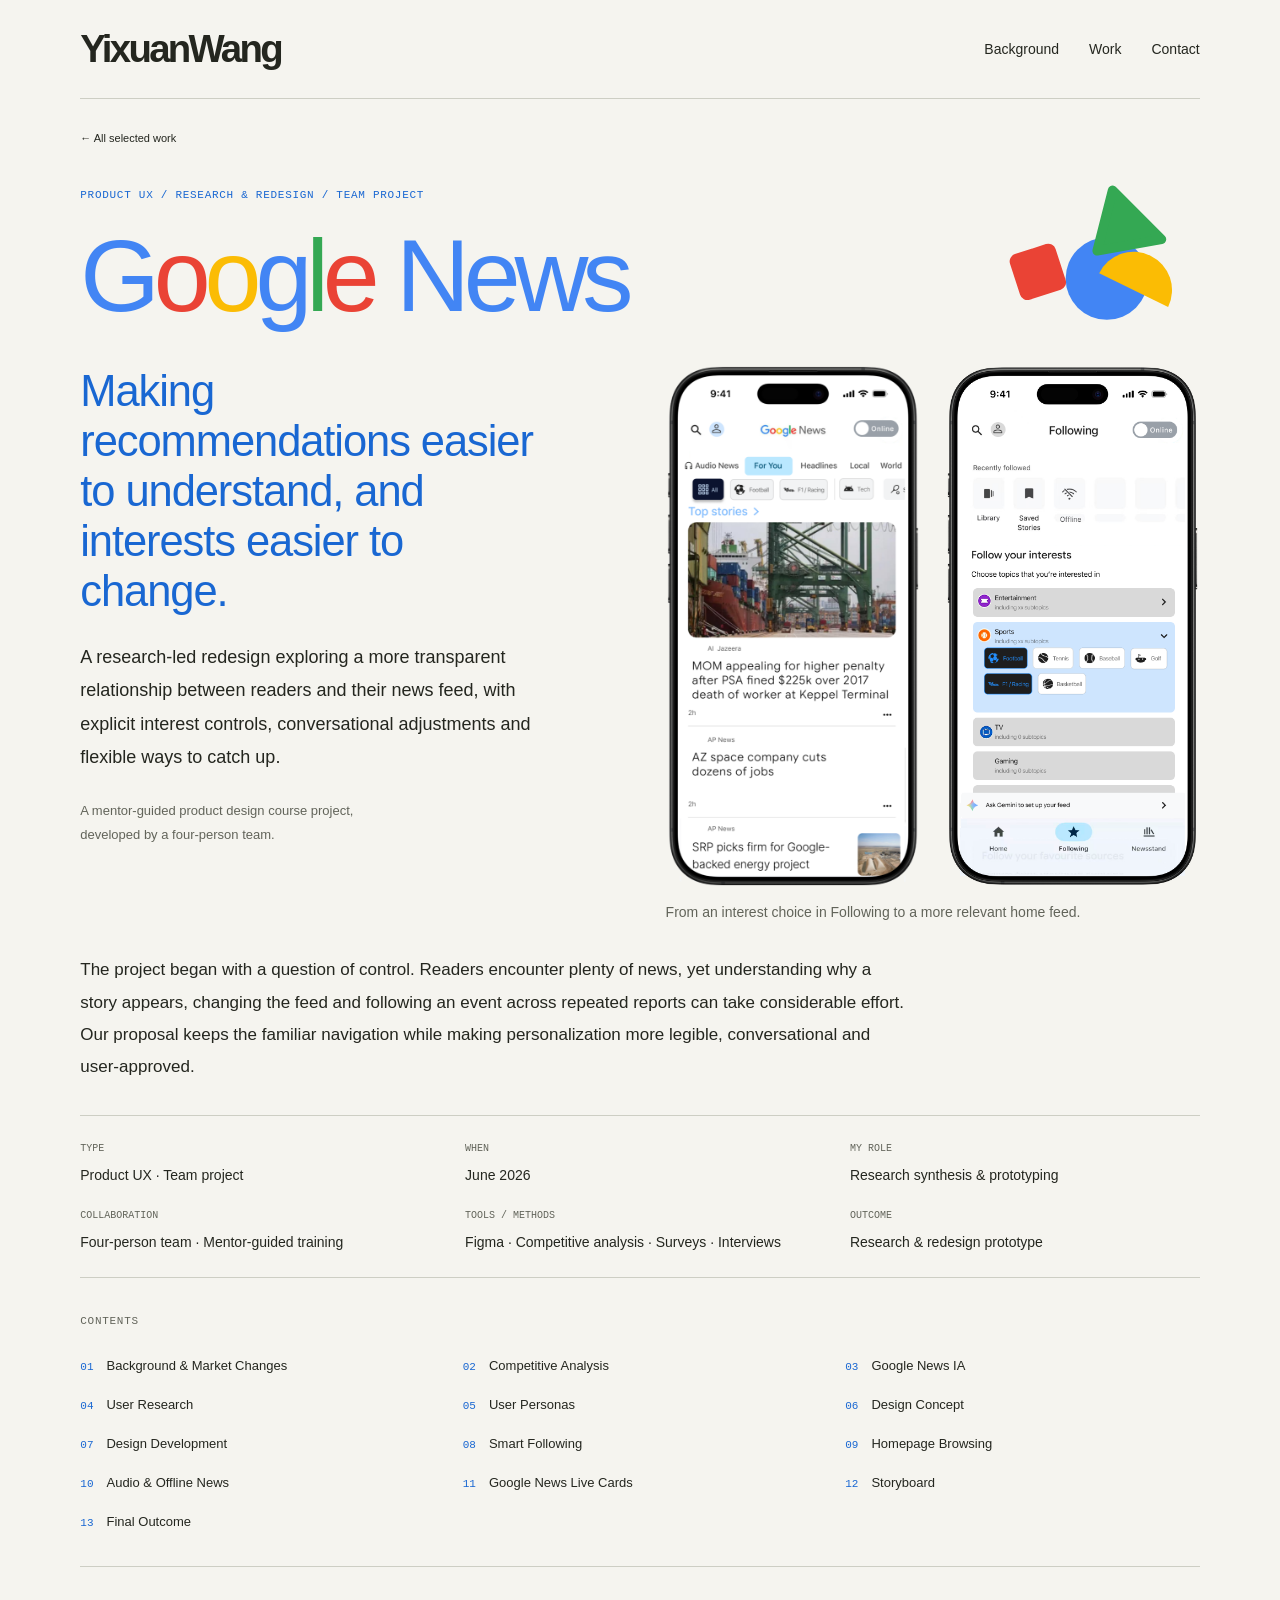
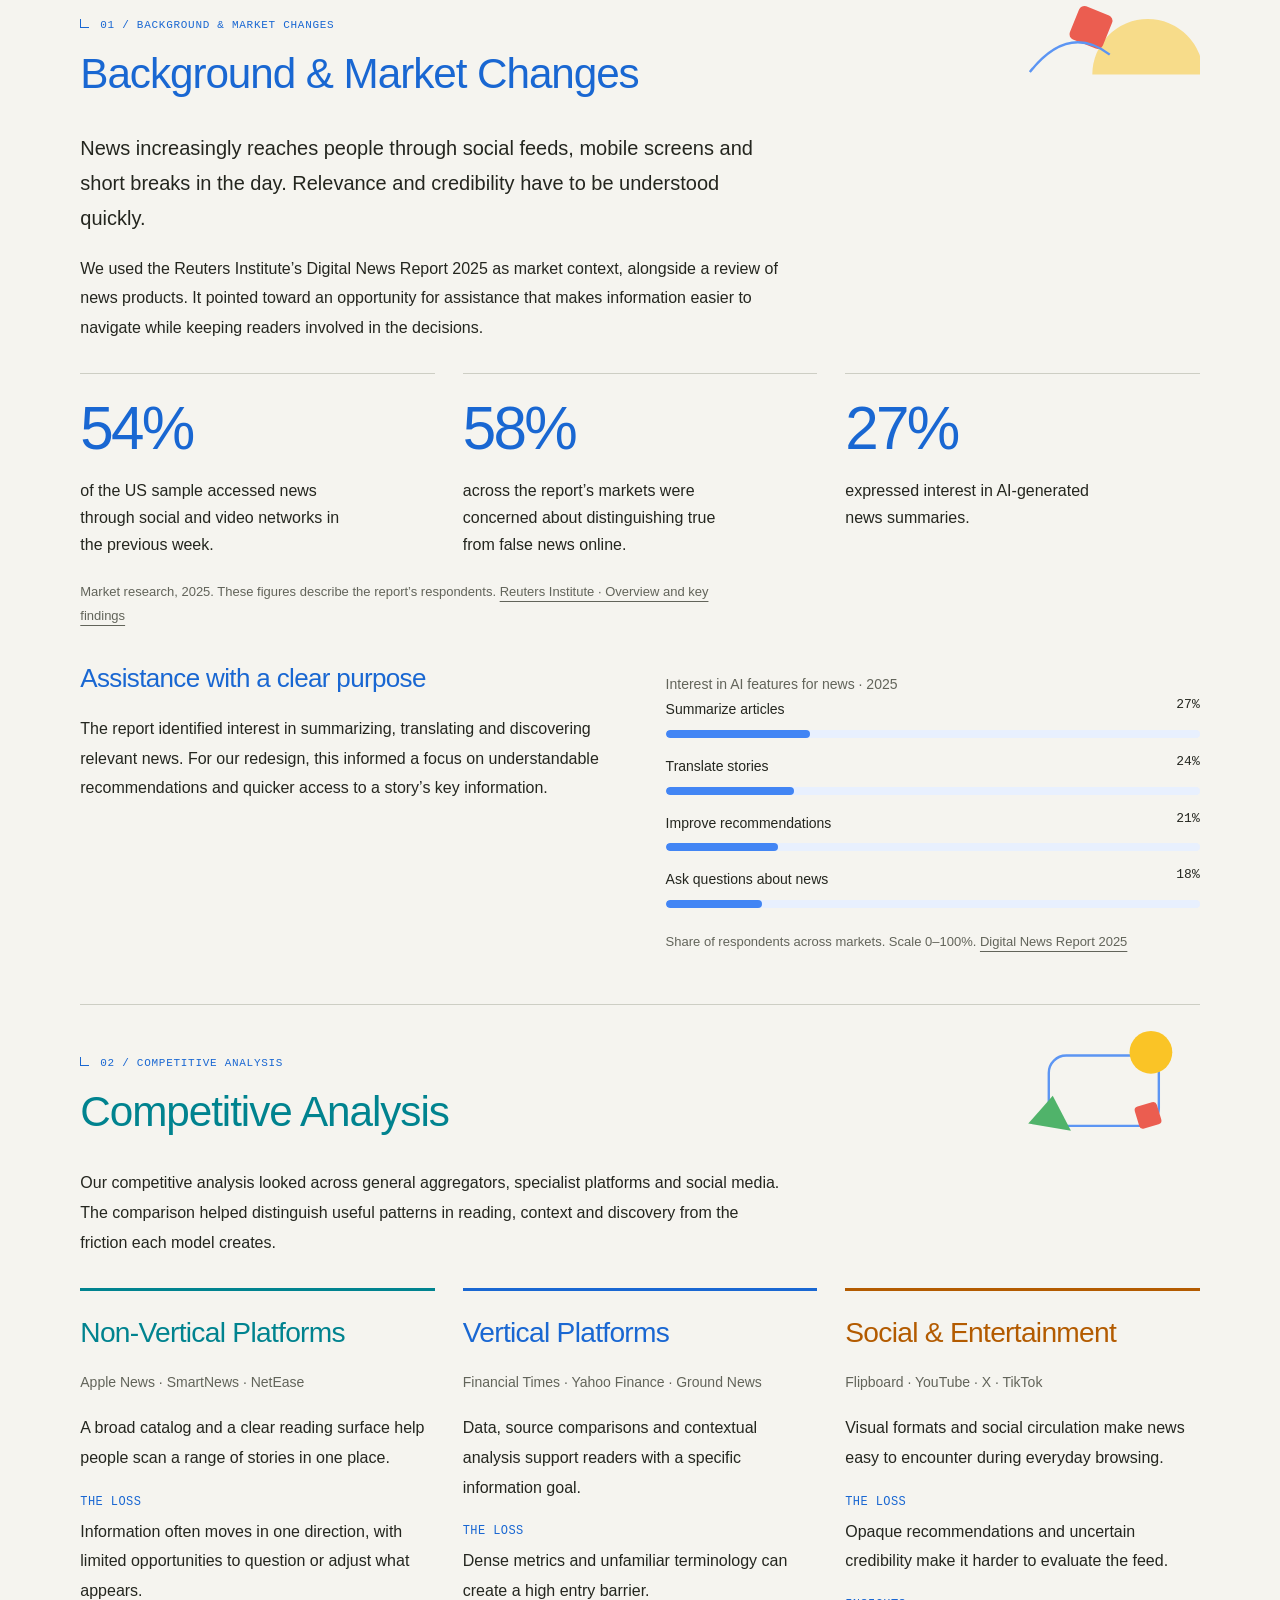
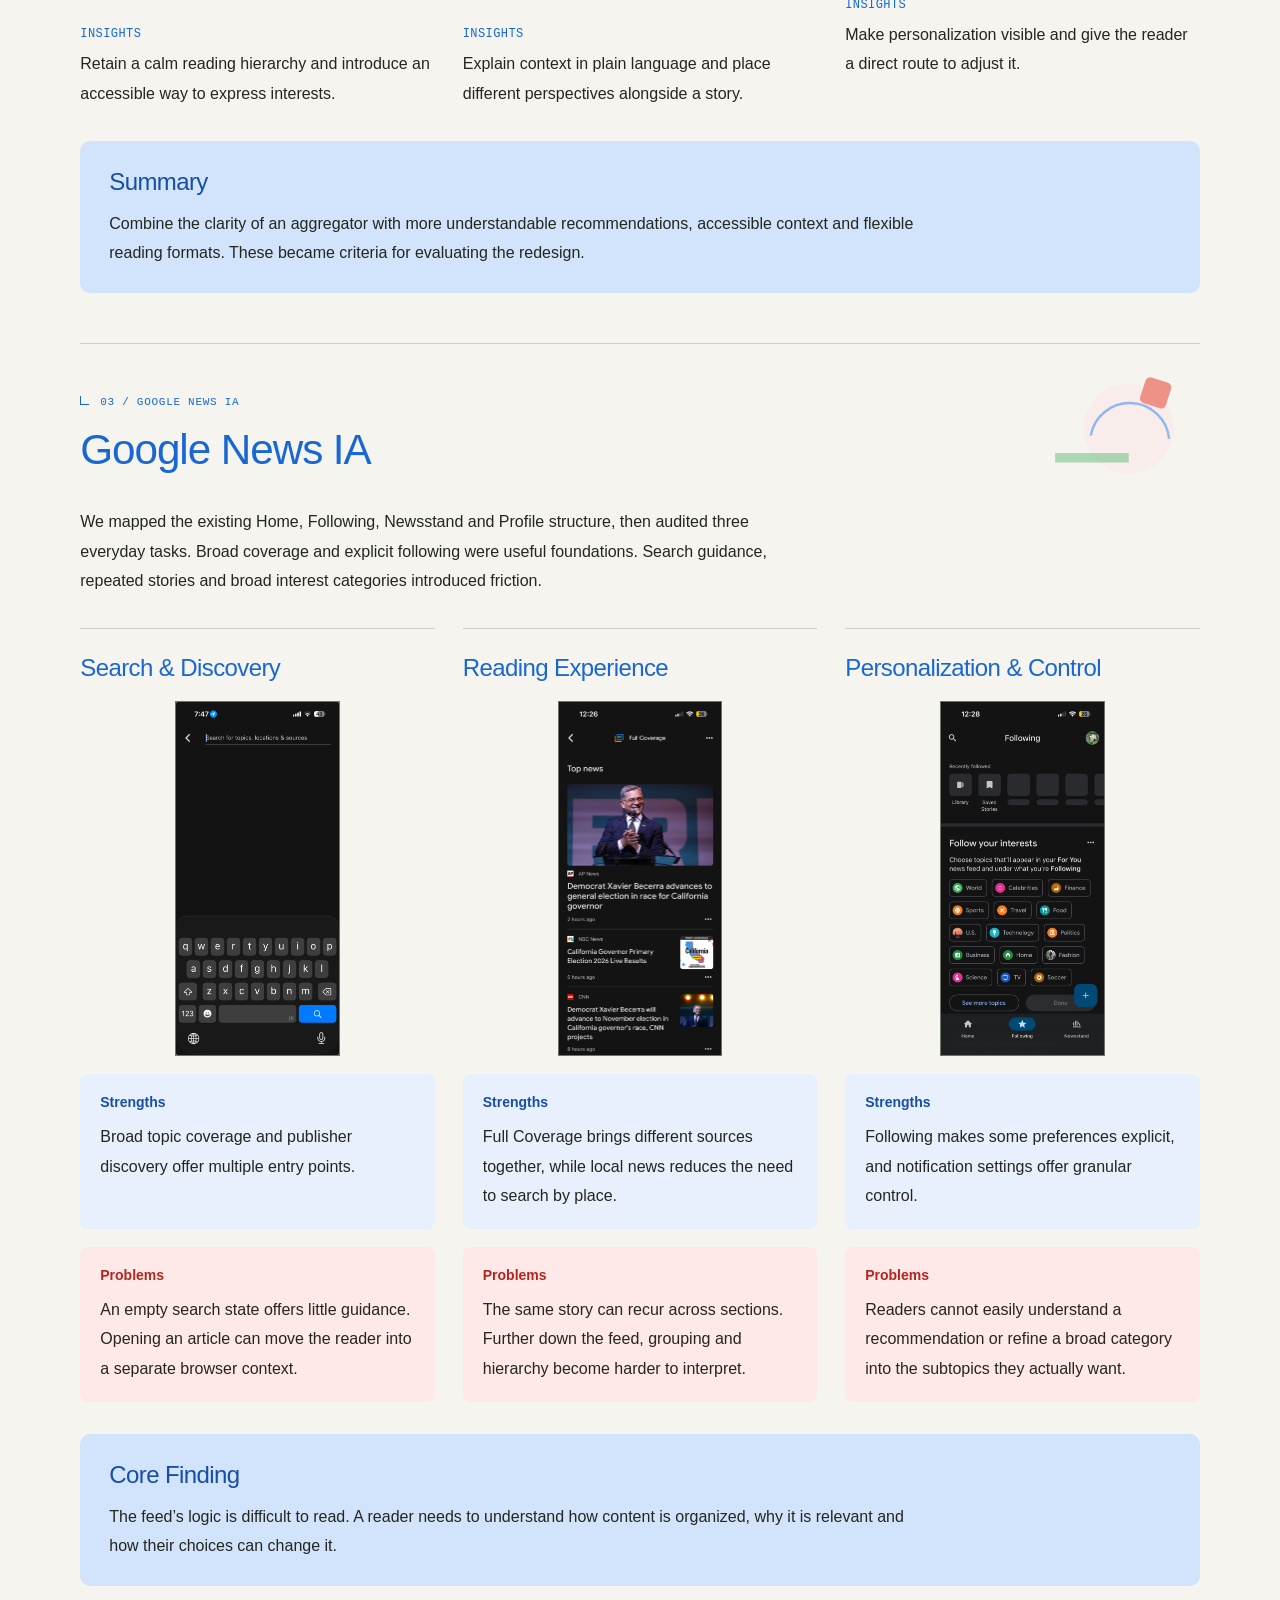
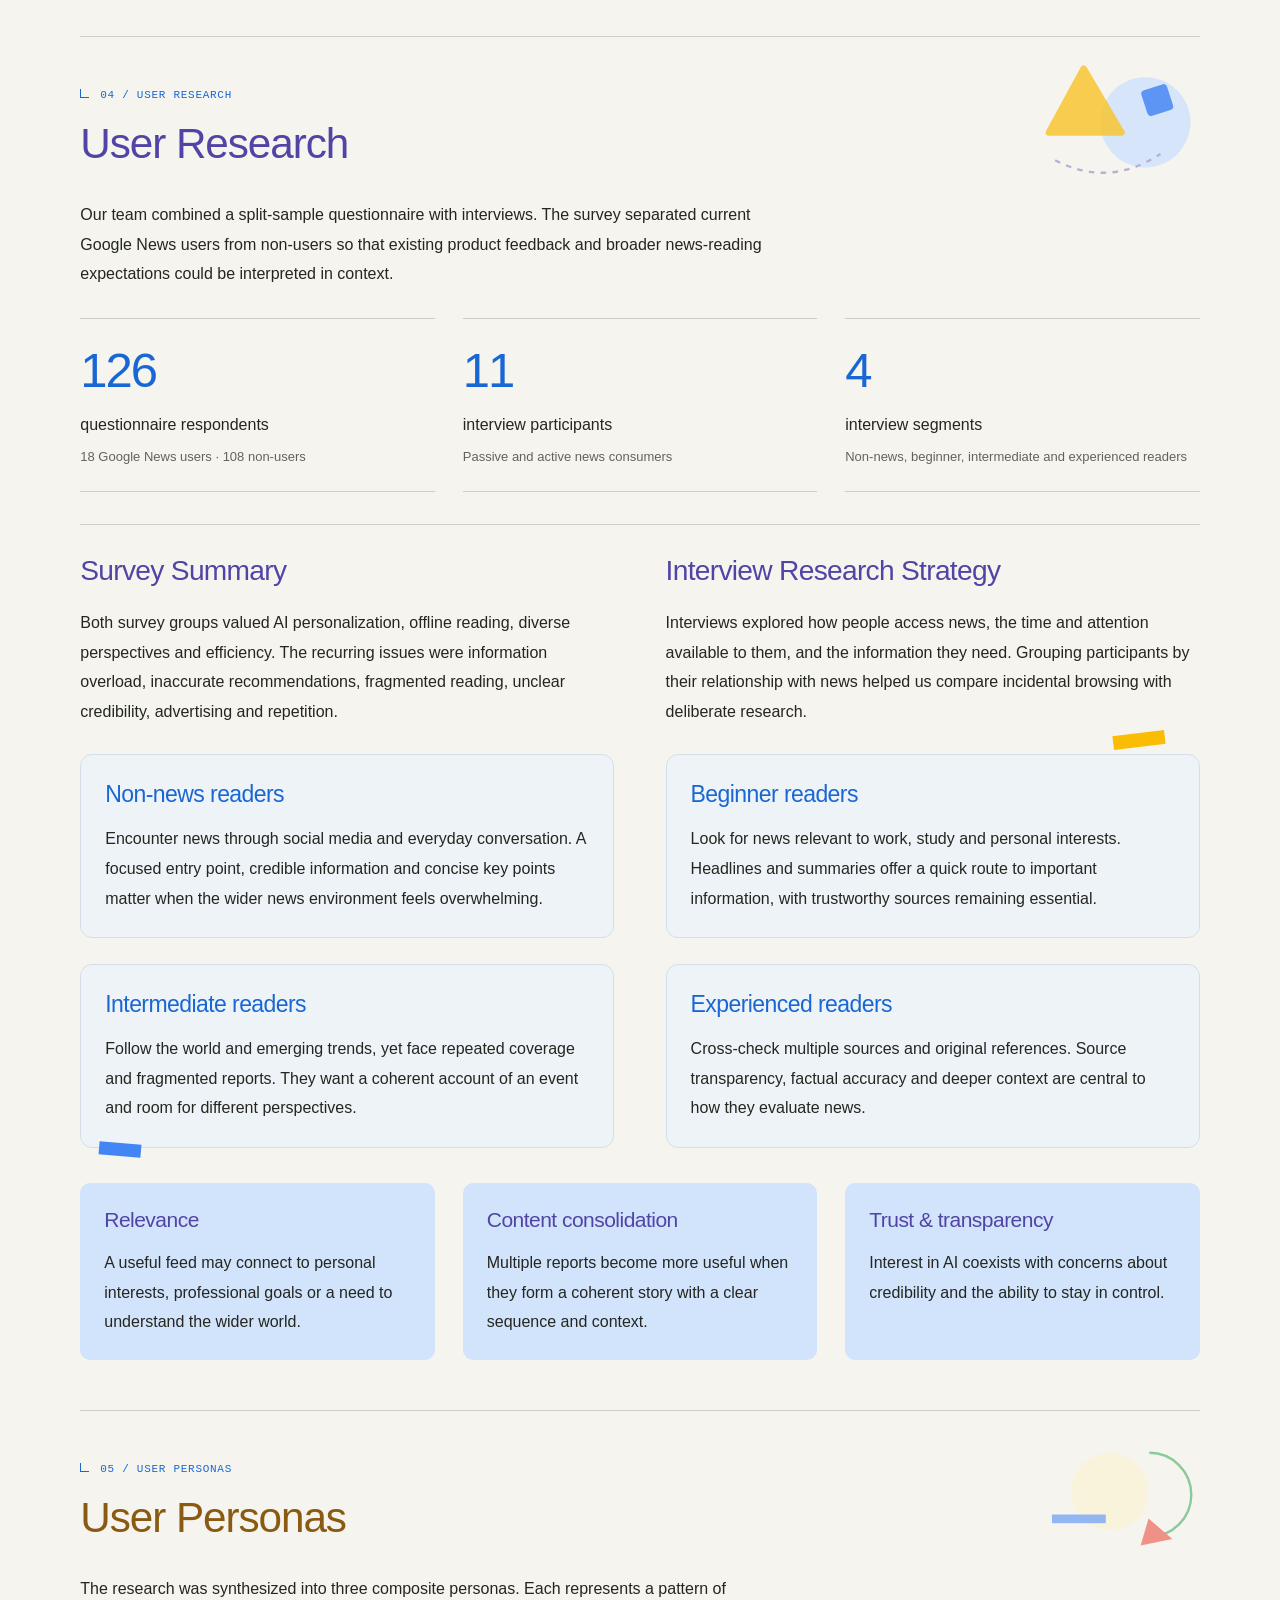
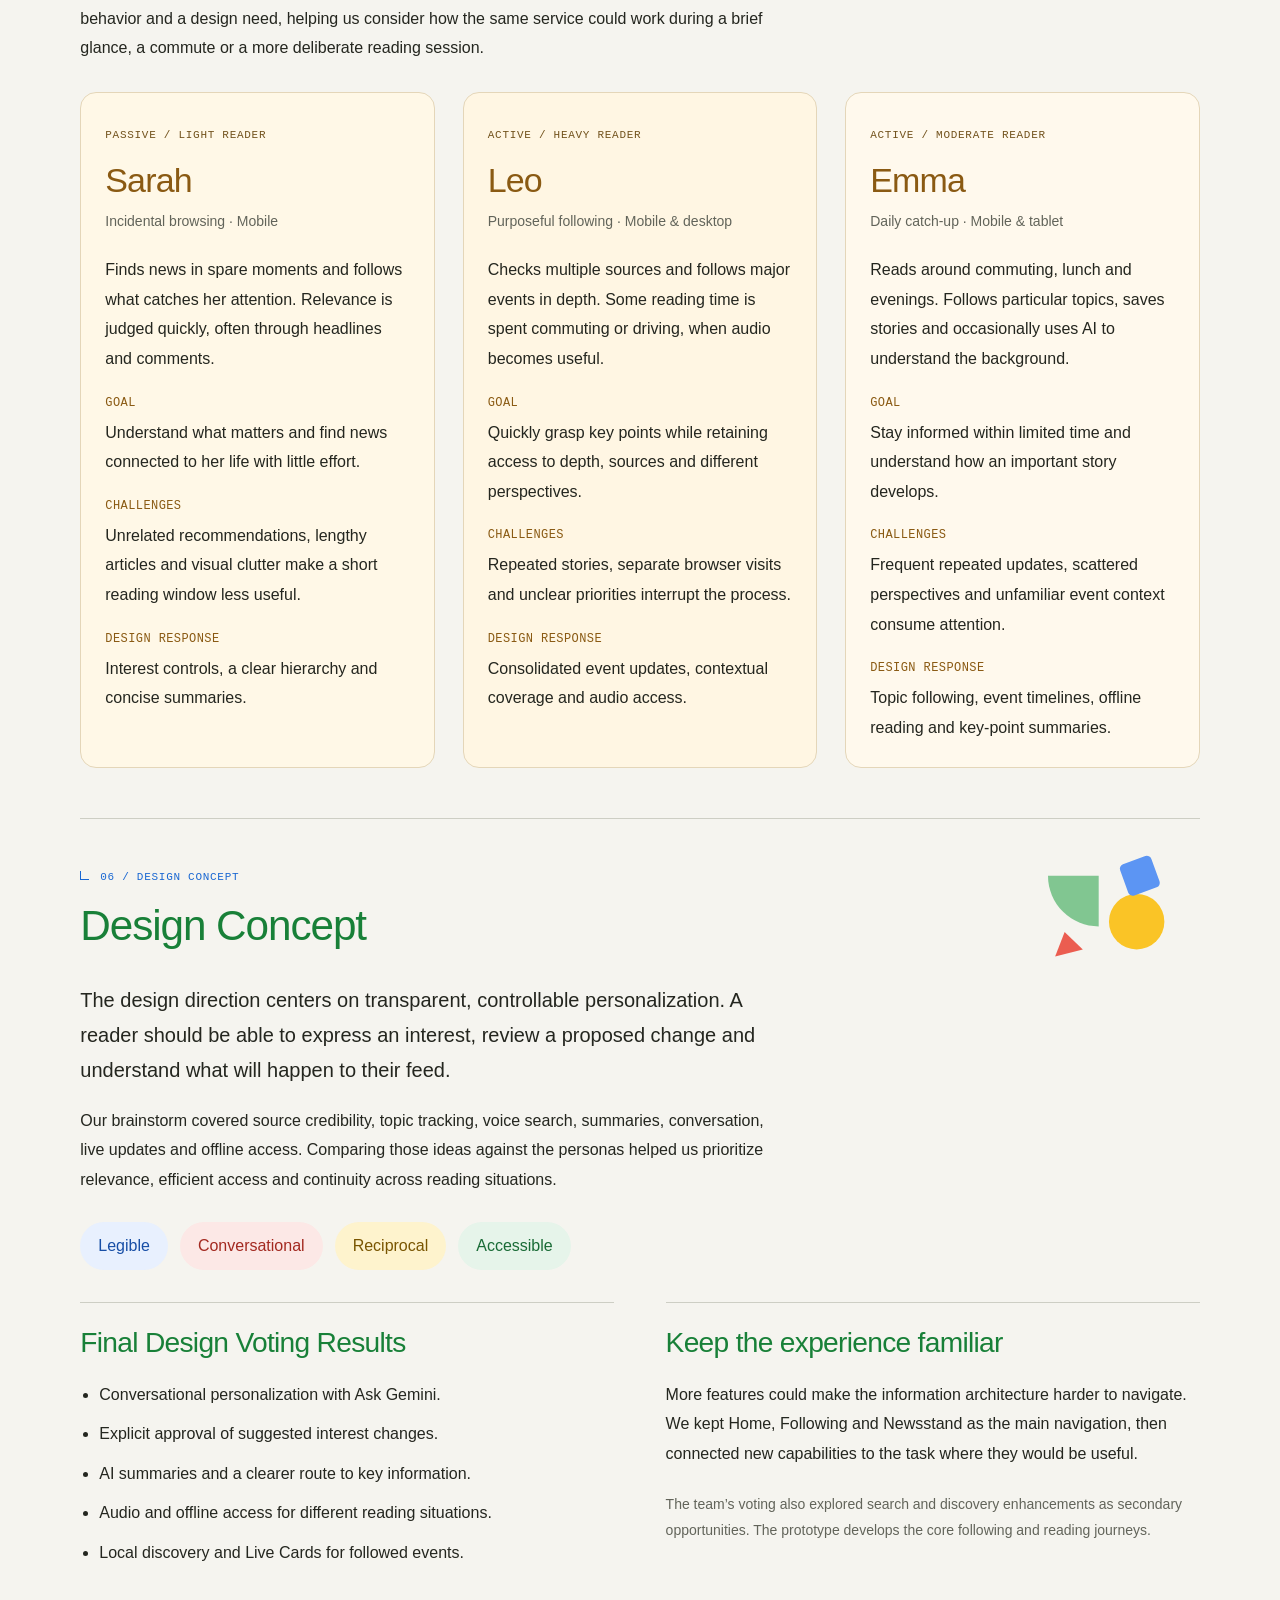
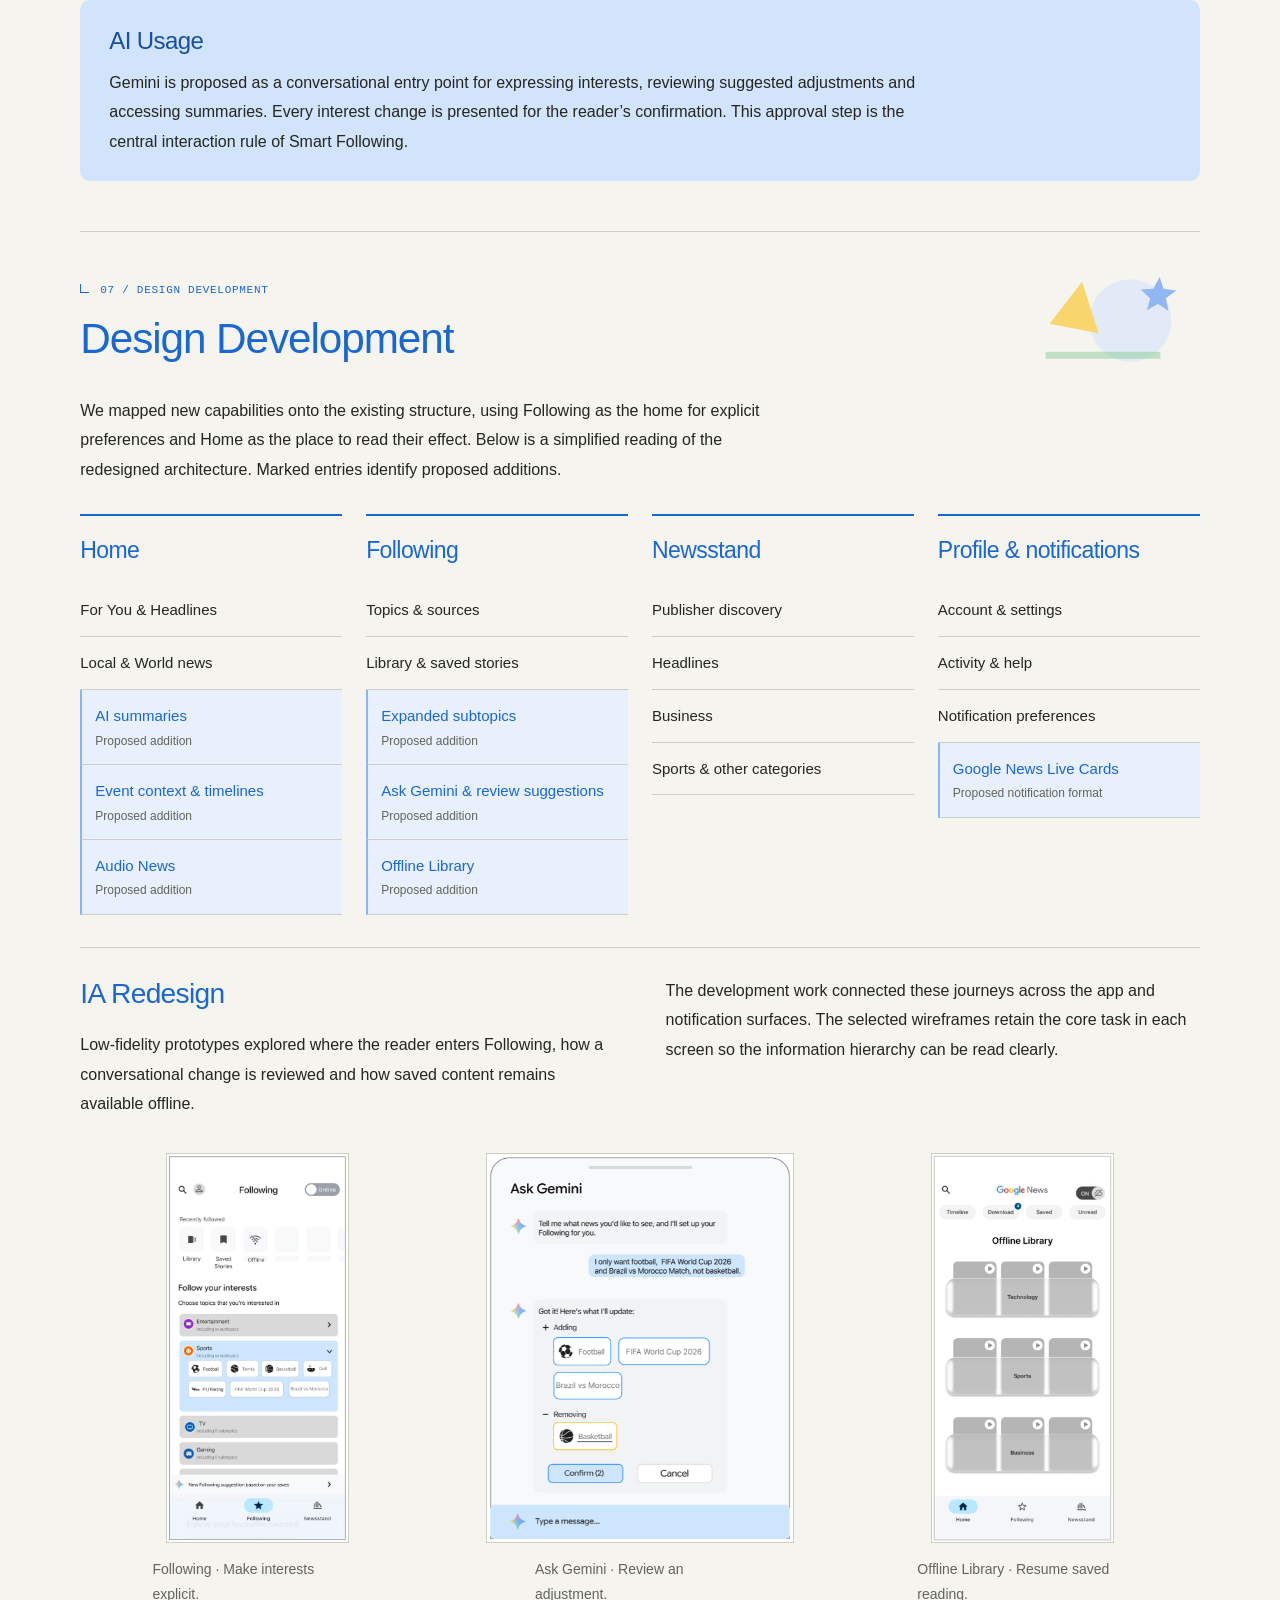
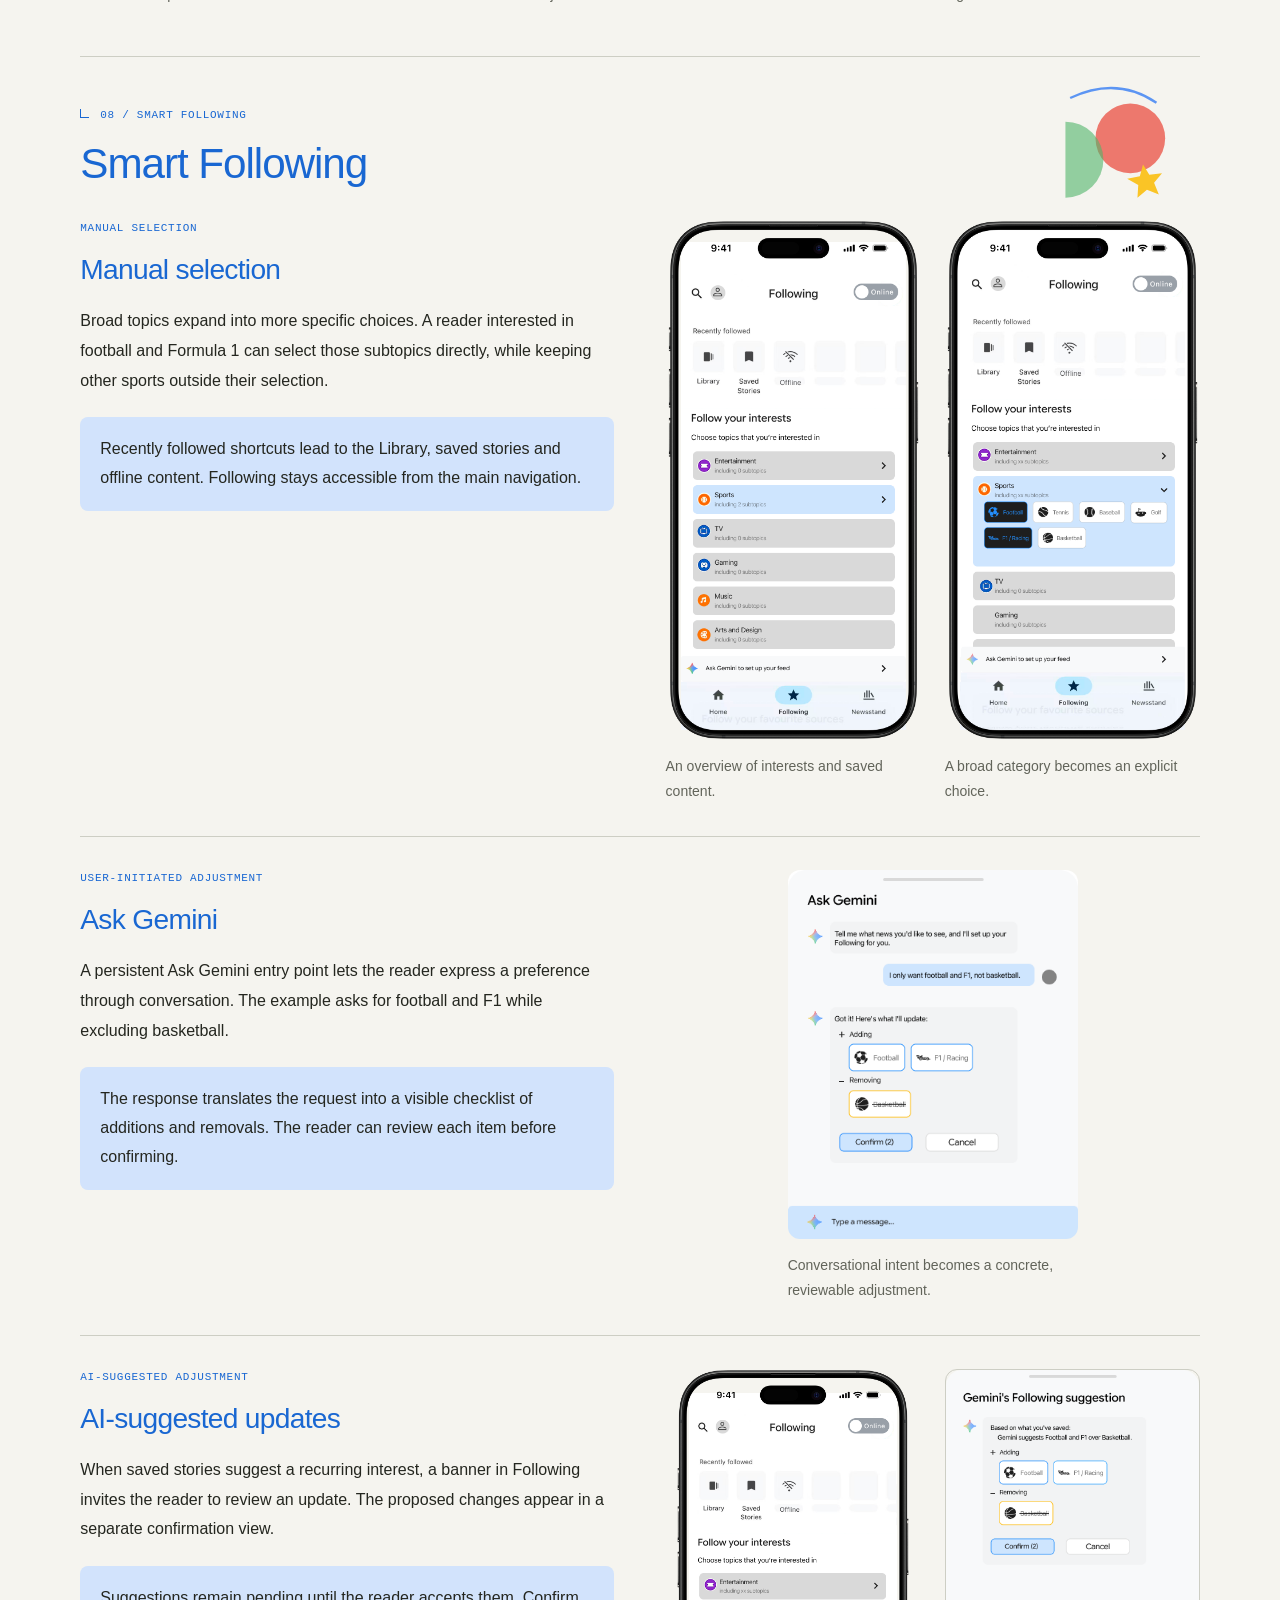
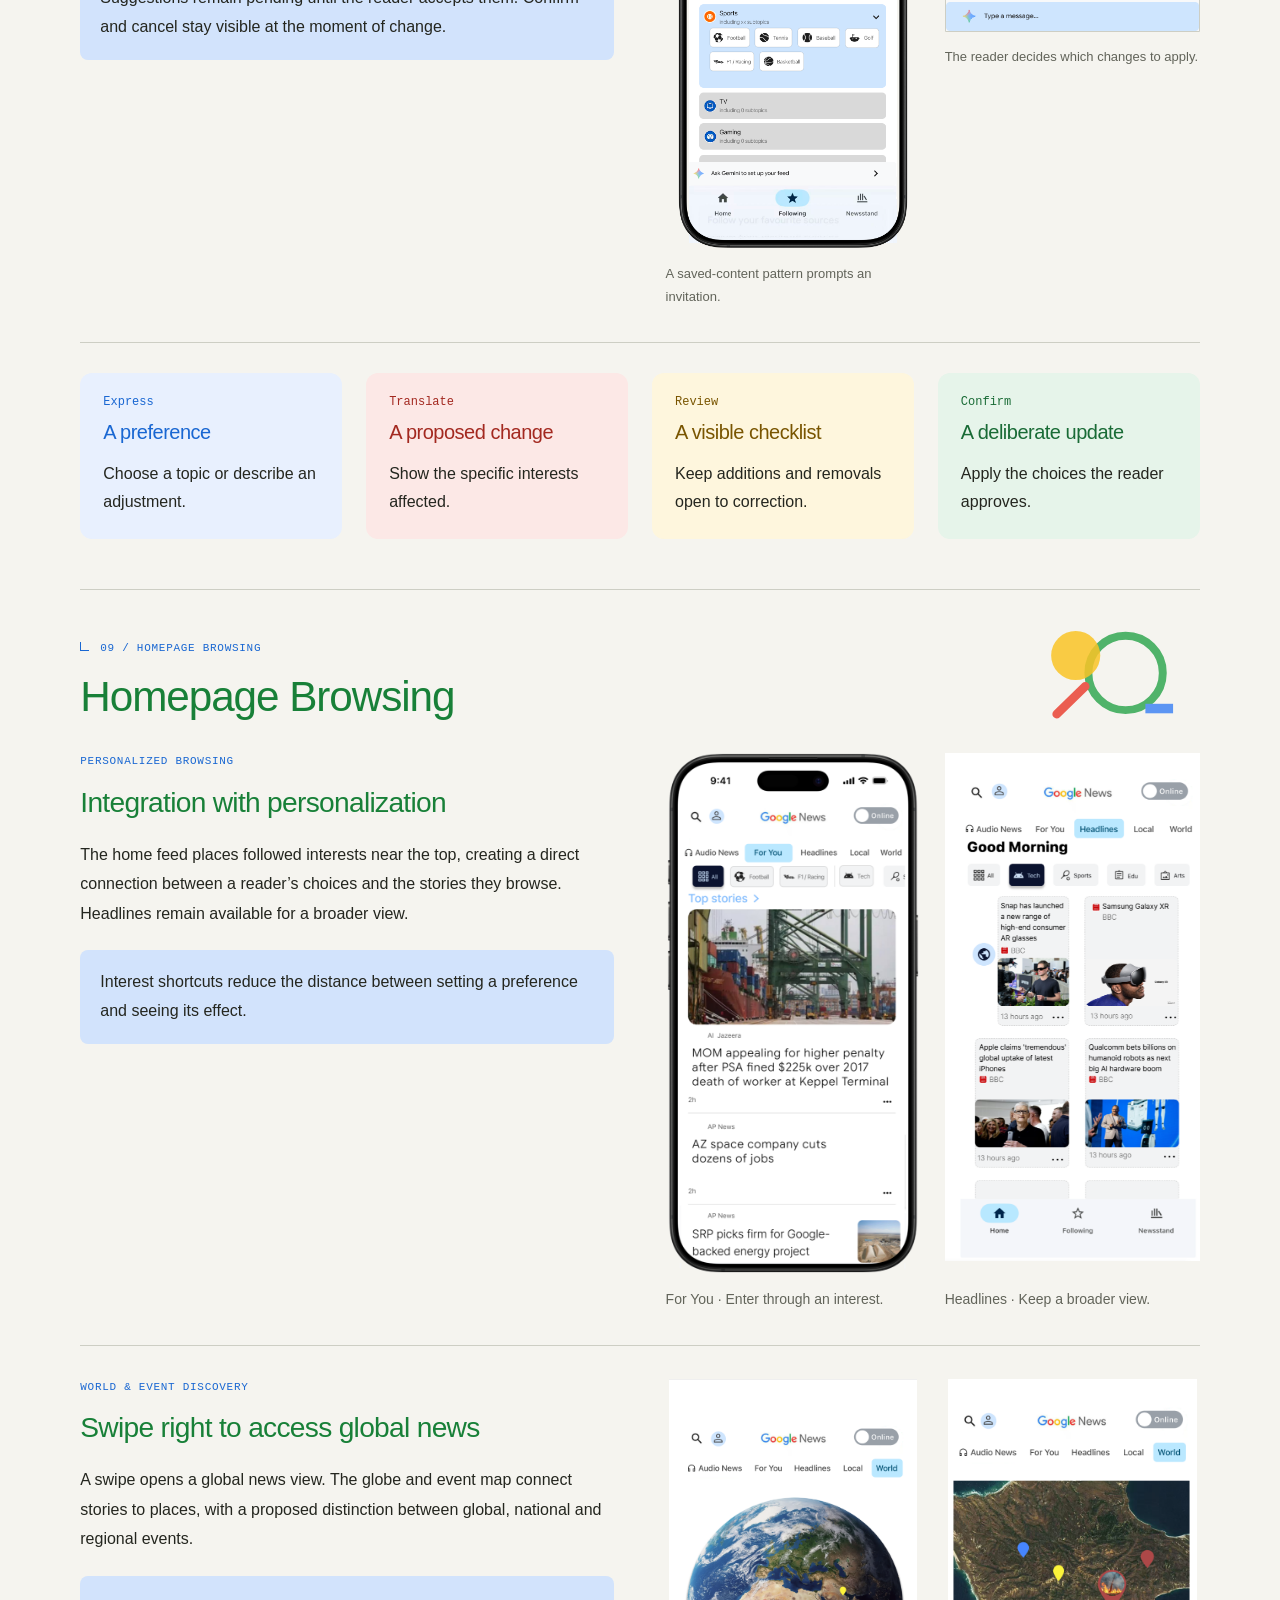
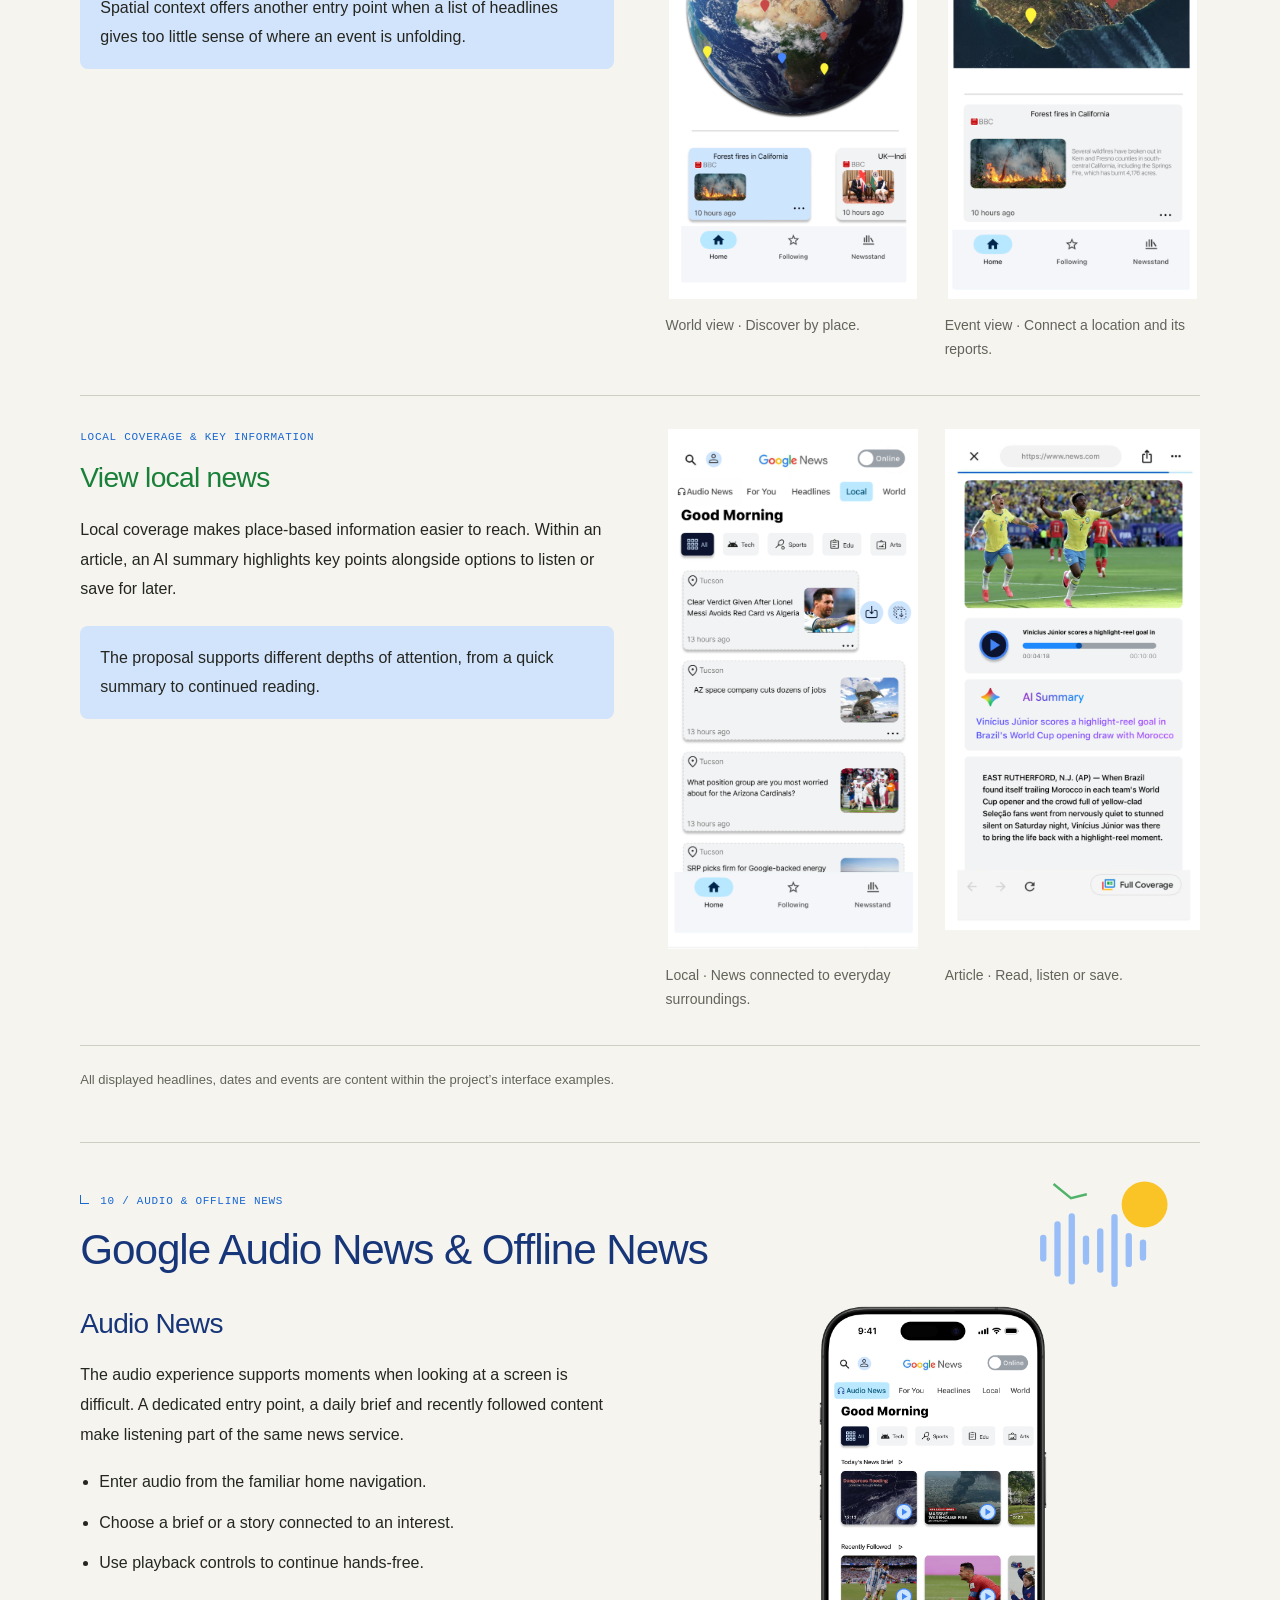
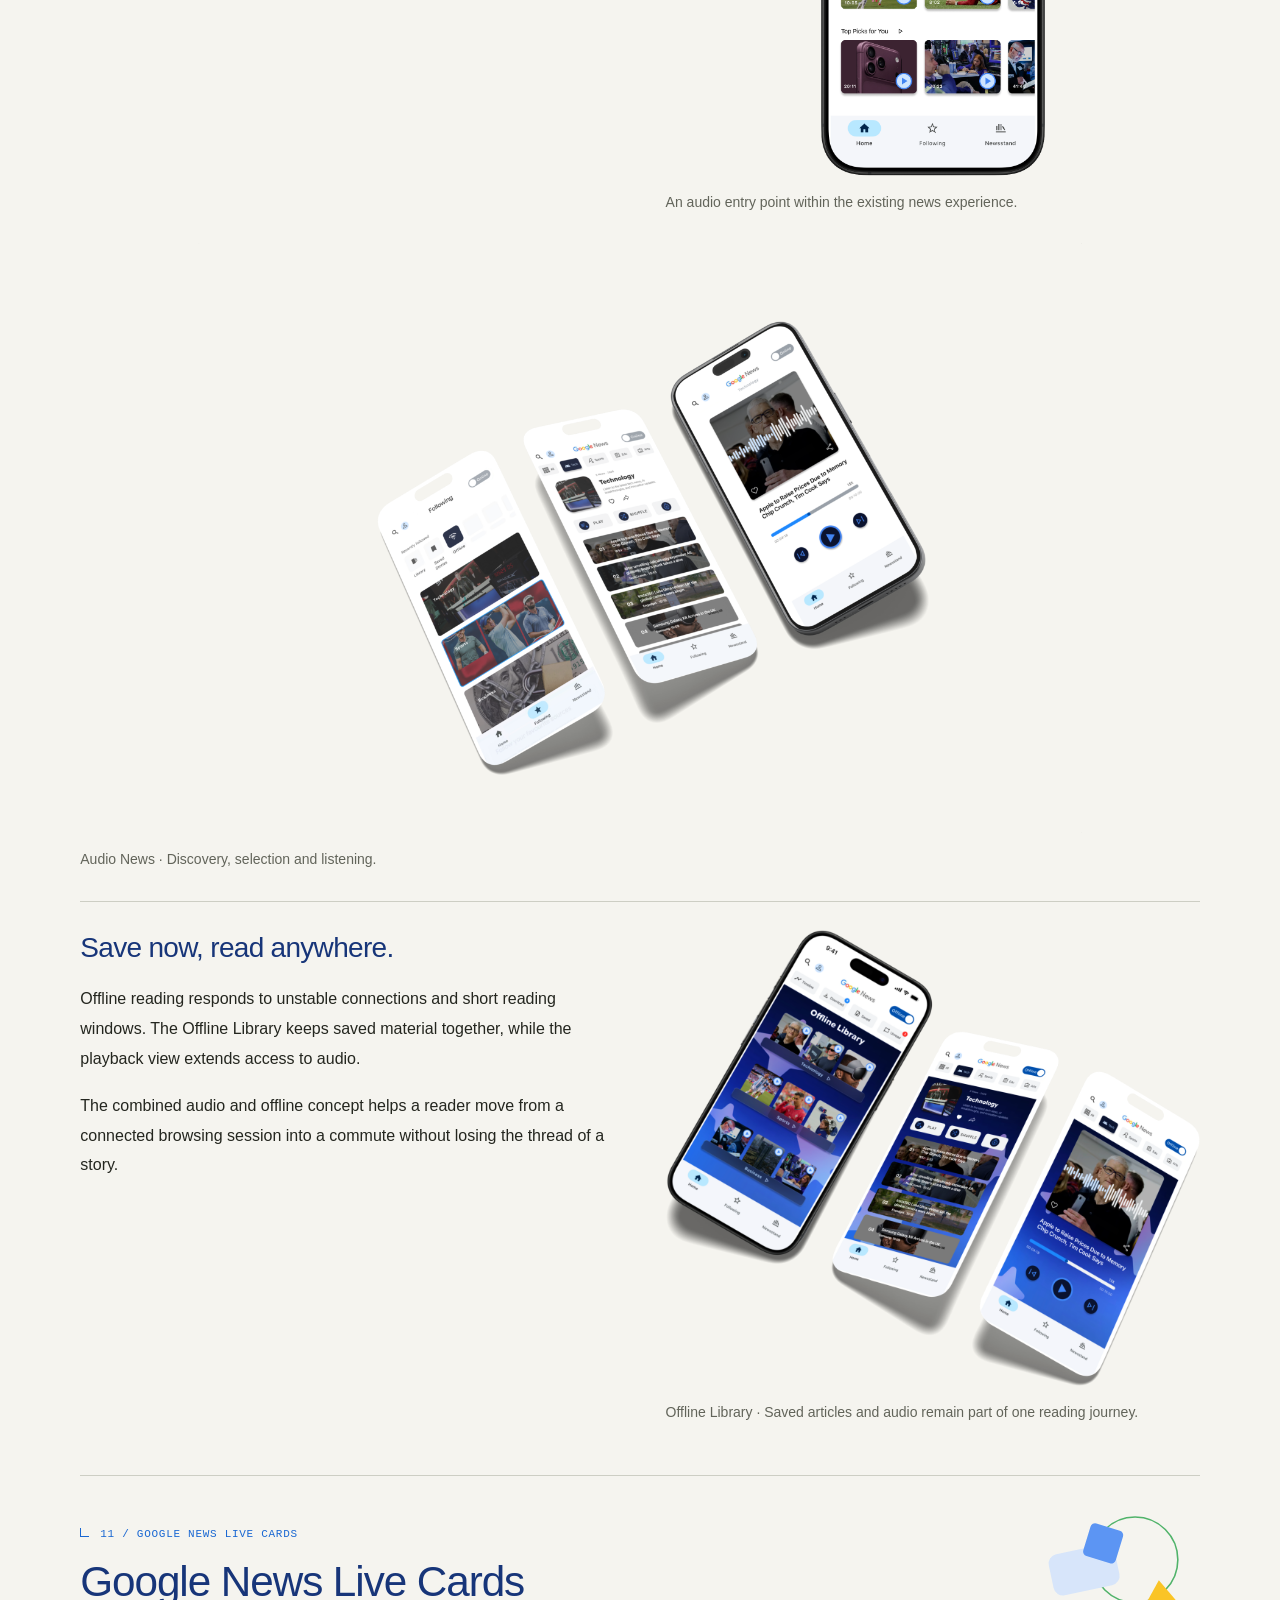
<file: site/projects/google-news/index.html>
<!doctype html>
<html lang="en">
<head>
<meta charset="utf-8">
<meta name="viewport" content="width=device-width,initial-scale=1">
<meta name="theme-color" content="#f5f4ef">
<title>Google News Research and Redesign — Yixuan Wang</title>
<meta name="description" content="Making news recommendations easier to understand, and interests easier to change.">
<meta property="og:type" content="website">
<meta property="og:title" content="Google News Research and Redesign — Yixuan Wang">
<meta property="og:description" content="Making news recommendations easier to understand, and interests easier to change.">
<meta property="og:image" content="../../assets/google-news/refined/home.png">
<meta property="og:site_name" content="YixuanWang">
<meta name="twitter:card" content="summary_large_image">
<link rel="icon" type="image/svg+xml" href="../../favicon.svg">
<link rel="stylesheet" href="../../styles.css">
<link rel="stylesheet" href="case.css?v=interview-card-palette">
<script defer src="../../config.js">
</script>
<script defer src="../../app.js">
</script>
</head>
<body id="top">
<a class="skip-link" href="#main">Skip to content</a>
<header class="site-header wrap">
<a class="wordmark" href="../../index.html" aria-label="YixuanWang — home">YixuanWang</a>
<nav aria-label="Main navigation">
<a href="../../index.html#background">Background</a>
<a href="../../index.html#work">Work</a>
<a href="../../index.html#contact">Contact</a>
</nav>
</header>
<main id="main">

<article class="wrap gn-case">
<a class="back-link" href="../../index.html#work">← All selected work</a>
<header class="gn-introduction">
<svg class="gn-ornament gn-ornament--opening" viewBox="0 0 240 180" aria-hidden="true" focusable="false">
<circle cx="148" cy="112" r="43" fill="#4285f4"/>
<rect x="51" y="80" width="50" height="50" rx="8" fill="#ea4335" transform="rotate(-18 76 105)"/>
<path d="M154 20 205 71 138 83Z" fill="#34a853" stroke="#34a853" stroke-width="10" stroke-linejoin="round"/>
<path d="M216 124a40 40 0 0 0-80 0Z" fill="#fbbc04" transform="rotate(26 176 124)"/>
</svg>
<p class="eyebrow">Product UX / Research &amp; redesign / Team project</p>
<h1 class="gn-brand-title" aria-label="Google News"><span class="gn-brand-google" aria-hidden="true"><span class="gn-brand-blue">G</span><span class="gn-brand-red">o</span><span class="gn-brand-yellow">o</span><span class="gn-brand-blue">g</span><span class="gn-brand-green">l</span><span class="gn-brand-red">e</span></span> <span class="gn-brand-news" aria-hidden="true">News</span></h1>
<div class="gn-hero">
<div class="gn-hero-copy">
<h2>Making recommendations easier to understand, and interests easier to change.</h2>
<p>A research-led redesign exploring a more transparent relationship between readers and their news feed, with explicit interest controls, conversational adjustments and flexible ways to catch up.</p>
<p class="gn-caption">A mentor-guided product design course project, developed by a four-person team.</p>
</div>
<figure class="gn-figure">
<div class="gn-cover">
<img src="../../assets/google-news/refined/home.png" width="598" height="1234" alt="Redesigned Google News home screen with a For You feed and interest shortcuts." fetchpriority="high" decoding="async">
<img src="../../assets/google-news/refined/manual-selection.png" width="442" height="908" alt="Smart Following prototype with explicit sports subtopic selections." fetchpriority="high" decoding="async">
</div>
<figcaption>From an interest choice in Following to a more relevant home feed.</figcaption>
</figure>
</div>
<p class="gn-intro-note">The project began with a question of control. Readers encounter plenty of news, yet understanding why a story appears, changing the feed and following an event across repeated reports can take considerable effort. Our proposal keeps the familiar navigation while making personalization more legible, conversational and user-approved.</p>
</header>
<dl class="project-meta">
<div><dt>Type</dt><dd>Product UX · Team project</dd></div>
<div><dt>When</dt><dd>June 2026</dd></div>
<div><dt>My role</dt><dd>Research synthesis &amp; prototyping</dd></div>
<div><dt>Collaboration</dt><dd>Four-person team · Mentor-guided training</dd></div>
<div><dt>Tools / methods</dt><dd>Figma · Competitive analysis · Surveys · Interviews</dd></div>
<div><dt>Outcome</dt><dd>Research &amp; redesign prototype</dd></div>
</dl>
<nav class="gn-contents" aria-label="Case study contents">
<span class="eyebrow">Contents</span>
<ol><li><a href="#context"><span>01</span>Background &amp; Market Changes</a></li><li><a href="#competition"><span>02</span>Competitive Analysis</a></li><li><a href="#audit"><span>03</span>Google News IA</a></li><li><a href="#research"><span>04</span>User Research</a></li><li><a href="#personas"><span>05</span>User Personas</a></li><li><a href="#concept"><span>06</span>Design Concept</a></li><li><a href="#architecture"><span>07</span>Design Development</a></li><li><a href="#following"><span>08</span>Smart Following</a></li><li><a href="#browsing"><span>09</span>Homepage Browsing</a></li><li><a href="#audio-offline"><span>10</span>Audio &amp; Offline News</a></li><li><a href="#live-cards"><span>11</span>Google News Live Cards</a></li><li><a href="#storyboard"><span>12</span>Storyboard</a></li><li><a href="#outcome"><span>13</span>Final Outcome</a></li></ol>
</nav>

<section class="gn-section" id="context"><svg class="gn-ornament " viewBox="0 0 240 180" aria-hidden="true" focusable="false"><path d="M104 119a70 70 0 0 1 140 0Z" fill="#fbbc04" opacity=".5"/>
<rect x="80" y="37" width="45" height="45" rx="7" fill="#ea4335" transform="rotate(22 102 59)"/>
<path d="M25 116q49-62 101-22" fill="none" stroke="#4285f4" stroke-width="3"/></svg><header class="gn-section-title"><span class="eyebrow">01 / Background &amp; Market Changes</span><h2>Background &amp; Market Changes</h2></header>
<div class="gn-reading"><p class="gn-lead">News increasingly reaches people through social feeds, mobile screens and short breaks in the day. Relevance and credibility have to be understood quickly.</p>
<p>We used the Reuters Institute’s Digital News Report 2025 as market context, alongside a review of news products. It pointed toward an opportunity for assistance that makes information easier to navigate while keeping readers involved in the decisions.</p></div>
<dl class="gn-stats">
<div><dt>54%</dt><dd>of the US sample accessed news through social and video networks in the previous week.</dd></div>
<div><dt>58%</dt><dd>across the report’s markets were concerned about distinguishing true from false news online.</dd></div>
<div><dt>27%</dt><dd>expressed interest in AI-generated news summaries.</dd></div>
</dl>
<p class="gn-source">Market research, 2025. These figures describe the report’s respondents. <a href="https://reutersinstitute.politics.ox.ac.uk/digital-news-report/2025/dnr-executive-summary" target="_blank" rel="noopener noreferrer">Reuters Institute · Overview and key findings</a></p>
<div class="gn-two gn-chart">
<div><h3>Assistance with a clear purpose</h3><p>The report identified interest in summarizing, translating and discovering relevant news. For our redesign, this informed a focus on understandable recommendations and quicker access to a story’s key information.</p></div>
<figure><figcaption class="gn-caption">Interest in AI features for news · 2025</figcaption>
<ul class="gn-bars">
<li><div><span>Summarize articles</span><b>27%</b></div><span class="gn-bar"><i style="--value:27%"></i></span></li>
<li><div><span>Translate stories</span><b>24%</b></div><span class="gn-bar"><i style="--value:24%"></i></span></li>
<li><div><span>Improve recommendations</span><b>21%</b></div><span class="gn-bar"><i style="--value:21%"></i></span></li>
<li><div><span>Ask questions about news</span><b>18%</b></div><span class="gn-bar"><i style="--value:18%"></i></span></li>
</ul><p class="gn-source">Share of respondents across markets. Scale 0–100%. <a href="https://reutersinstitute.politics.ox.ac.uk/digital-news-report/2025/dnr-executive-summary" target="_blank" rel="noopener noreferrer">Digital News Report 2025</a></p></figure>
</div>
</section>

<section class="gn-section" id="competition"><svg class="gn-ornament " viewBox="0 0 240 180" aria-hidden="true" focusable="false"><rect x="49" y="47" width="139" height="89" rx="22" fill="none" stroke="#4285f4" stroke-width="3"/>
<circle cx="178" cy="43" r="27" fill="#fbbc04"/>
<path d="m54 98-31 35 54 9Z" fill="#34a853"/>
<rect x="160" y="108" width="29" height="29" rx="5" fill="#ea4335" transform="rotate(-17 175 123)"/></svg><header class="gn-section-title"><span class="eyebrow">02 / Competitive Analysis</span><h2>Competitive Analysis</h2></header>
<div class="gn-reading"><p>Our competitive analysis looked across general aggregators, specialist platforms and social media. The comparison helped distinguish useful patterns in reading, context and discovery from the friction each model creates.</p></div>
<div class="gn-three gn-benchmarks">
<article><h3>Non-Vertical Platforms</h3><p class="gn-caption">Apple News · SmartNews · NetEase</p><p>A broad catalog and a clear reading surface help people scan a range of stories in one place.</p><dl><dt>The Loss</dt><dd>Information often moves in one direction, with limited opportunities to question or adjust what appears.</dd><dt>Insights</dt><dd>Retain a calm reading hierarchy and introduce an accessible way to express interests.</dd></dl></article>
<article><h3>Vertical Platforms</h3><p class="gn-caption">Financial Times · Yahoo Finance · Ground News</p><p>Data, source comparisons and contextual analysis support readers with a specific information goal.</p><dl><dt>The Loss</dt><dd>Dense metrics and unfamiliar terminology can create a high entry barrier.</dd><dt>Insights</dt><dd>Explain context in plain language and place different perspectives alongside a story.</dd></dl></article>
<article><h3>Social &amp; Entertainment</h3><p class="gn-caption">Flipboard · YouTube · X · TikTok</p><p>Visual formats and social circulation make news easy to encounter during everyday browsing.</p><dl><dt>The Loss</dt><dd>Opaque recommendations and uncertain credibility make it harder to evaluate the feed.</dd><dt>Insights</dt><dd>Make personalization visible and give the reader a direct route to adjust it.</dd></dl></article>
</div>
<aside class="gn-callout"><h3>Summary</h3><p>Combine the clarity of an aggregator with more understandable recommendations, accessible context and flexible reading formats. These became criteria for evaluating the redesign.</p></aside>
</section>

<section class="gn-section" id="audit"><svg class="gn-ornament gn-ornament--soft" viewBox="0 0 240 180" aria-hidden="true" focusable="false"><circle cx="150" cy="90" r="57" fill="#fce8e6"/>
<path d="M201 103a50 50 0 0 0-99-4" fill="none" stroke="#4285f4" stroke-width="3"/>
<rect x="57" y="121" width="93" height="12" fill="#34a853" opacity=".7"/>
<rect x="167" y="28" width="34" height="34" rx="6" fill="#ea4335" transform="rotate(18 184 45)"/></svg><header class="gn-section-title"><span class="eyebrow">03 / Google News IA</span><h2>Google News IA</h2></header>
<div class="gn-reading"><p>We mapped the existing Home, Following, Newsstand and Profile structure, then audited three everyday tasks. Broad coverage and explicit following were useful foundations. Search guidance, repeated stories and broad interest categories introduced friction.</p></div>
<div class="gn-audit">
<article><h3>Search &amp; Discovery</h3><figure class="gn-figure "><img src="../../assets/google-news/refined/audit-search.png" width="650" height="1409" alt="Original Google News search screen with an empty search field and keyboard." loading="lazy" decoding="async"></figure><p class="gn-strengths"><strong>Strengths</strong>Broad topic coverage and publisher discovery offer multiple entry points.</p><p class="gn-problems"><strong>Problems</strong>An empty search state offers little guidance. Opening an article can move the reader into a separate browser context.</p></article>
<article><h3>Reading Experience</h3><figure class="gn-figure "><img src="../../assets/google-news/refined/audit-coverage.png" width="650" height="1409" alt="Original Google News Full Coverage screen showing multiple reports on one story." loading="lazy" decoding="async"></figure><p class="gn-strengths"><strong>Strengths</strong>Full Coverage brings different sources together, while local news reduces the need to search by place.</p><p class="gn-problems"><strong>Problems</strong>The same story can recur across sections. Further down the feed, grouping and hierarchy become harder to interpret.</p></article>
<article><h3>Personalization &amp; Control</h3><figure class="gn-figure "><img src="../../assets/google-news/refined/audit-following.png" width="650" height="1409" alt="Original Google News Following screen with broad interest categories." loading="lazy" decoding="async"></figure><p class="gn-strengths"><strong>Strengths</strong>Following makes some preferences explicit, and notification settings offer granular control.</p><p class="gn-problems"><strong>Problems</strong>Readers cannot easily understand a recommendation or refine a broad category into the subtopics they actually want.</p></article>
</div>
<aside class="gn-callout"><h3>Core Finding</h3><p>The feed’s logic is difficult to read. A reader needs to understand how content is organized, why it is relevant and how their choices can change it.</p></aside>
</section>

<section class="gn-section" id="research"><svg class="gn-ornament " viewBox="0 0 240 180" aria-hidden="true" focusable="false"><circle cx="171" cy="91" r="57" fill="#d2e3fc"/>
<path d="m93 23 48 81H49Z" fill="#fbbc04" opacity=".8" stroke="#fbbc04" stroke-width="8" stroke-linejoin="round"/>
<path d="M57 139q68 35 133-8" fill="none" stroke="#ada5d2" stroke-width="3" stroke-dasharray="7 8"/>
<rect x="169" y="46" width="34" height="34" rx="5" fill="#4285f4" transform="rotate(-18 186 63)"/></svg><header class="gn-section-title"><span class="eyebrow">04 / User Research</span><h2>User Research</h2></header>
<div class="gn-reading"><p>Our team combined a split-sample questionnaire with interviews. The survey separated current Google News users from non-users so that existing product feedback and broader news-reading expectations could be interpreted in context.</p></div>
<dl class="gn-sample">
<div><dt>126</dt><dd>questionnaire respondents<small>18 Google News users · 108 non-users</small></dd></div>
<div><dt>11</dt><dd>interview participants<small>Passive and active news consumers</small></dd></div>
<div><dt>4</dt><dd>interview segments<small>Non-news, beginner, intermediate and experienced readers</small></dd></div>
</dl>
<div class="gn-two gn-divider">
<div><h3>Survey Summary</h3><p>Both survey groups valued AI personalization, offline reading, diverse perspectives and efficiency. The recurring issues were information overload, inaccurate recommendations, fragmented reading, unclear credibility, advertising and repetition.</p></div>
<div><h3>Interview Research Strategy</h3><p>Interviews explored how people access news, the time and attention available to them, and the information they need. Grouping participants by their relationship with news helped us compare incidental browsing with deliberate research.</p></div>
</div>
<div class="gn-interview-grid">
<article><h4>Non-news readers</h4><p>Encounter news through social media and everyday conversation. A focused entry point, credible information and concise key points matter when the wider news environment feels overwhelming.</p></article>
<article><h4>Beginner readers</h4><p>Look for news relevant to work, study and personal interests. Headlines and summaries offer a quick route to important information, with trustworthy sources remaining essential.</p></article>
<article><h4>Intermediate readers</h4><p>Follow the world and emerging trends, yet face repeated coverage and fragmented reports. They want a coherent account of an event and room for different perspectives.</p></article>
<article><h4>Experienced readers</h4><p>Cross-check multiple sources and original references. Source transparency, factual accuracy and deeper context are central to how they evaluate news.</p></article>
</div>
<div class="gn-three gn-findings">
<article><h4>Relevance</h4><p>A useful feed may connect to personal interests, professional goals or a need to understand the wider world.</p></article>
<article><h4>Content consolidation</h4><p>Multiple reports become more useful when they form a coherent story with a clear sequence and context.</p></article>
<article><h4>Trust &amp; transparency</h4><p>Interest in AI coexists with concerns about credibility and the ability to stay in control.</p></article>
</div>
</section>

<section class="gn-section" id="personas"><svg class="gn-ornament gn-ornament--soft" viewBox="0 0 240 180" aria-hidden="true" focusable="false"><circle cx="126" cy="85" r="49" fill="#fef3cd"/>
<path d="M176 36a53 53 0 0 1 0 106" fill="none" stroke="#34a853" stroke-width="3"/>
<rect x="53" y="114" width="68" height="11" fill="#4285f4"/>
<path d="m175 119 30 26-40 8Z" fill="#ea4335"/></svg><header class="gn-section-title"><span class="eyebrow">05 / User Personas</span><h2>User Personas</h2></header>
<p class="gn-reading">The research was synthesized into three composite personas. Each represents a pattern of behavior and a design need, helping us consider how the same service could work during a brief glance, a commute or a more deliberate reading session.</p>
<div class="gn-three gn-personas">
<article><span class="eyebrow">Passive / Light reader</span><h3>Sarah</h3><p class="gn-caption">Incidental browsing · Mobile</p><p>Finds news in spare moments and follows what catches her attention. Relevance is judged quickly, often through headlines and comments.</p><dl><dt>Goal</dt><dd>Understand what matters and find news connected to her life with little effort.</dd><dt>Challenges</dt><dd>Unrelated recommendations, lengthy articles and visual clutter make a short reading window less useful.</dd><dt>Design response</dt><dd>Interest controls, a clear hierarchy and concise summaries.</dd></dl></article>
<article><span class="eyebrow">Active / Heavy reader</span><h3>Leo</h3><p class="gn-caption">Purposeful following · Mobile &amp; desktop</p><p>Checks multiple sources and follows major events in depth. Some reading time is spent commuting or driving, when audio becomes useful.</p><dl><dt>Goal</dt><dd>Quickly grasp key points while retaining access to depth, sources and different perspectives.</dd><dt>Challenges</dt><dd>Repeated stories, separate browser visits and unclear priorities interrupt the process.</dd><dt>Design response</dt><dd>Consolidated event updates, contextual coverage and audio access.</dd></dl></article>
<article><span class="eyebrow">Active / Moderate reader</span><h3>Emma</h3><p class="gn-caption">Daily catch-up · Mobile &amp; tablet</p><p>Reads around commuting, lunch and evenings. Follows particular topics, saves stories and occasionally uses AI to understand the background.</p><dl><dt>Goal</dt><dd>Stay informed within limited time and understand how an important story develops.</dd><dt>Challenges</dt><dd>Frequent repeated updates, scattered perspectives and unfamiliar event context consume attention.</dd><dt>Design response</dt><dd>Topic following, event timelines, offline reading and key-point summaries.</dd></dl></article>
</div>
</section>

<section class="gn-section" id="concept"><svg class="gn-ornament " viewBox="0 0 240 180" aria-hidden="true" focusable="false"><path d="M48 55h64v64a64 64 0 0 1-64-64Z" fill="#34a853" opacity=".7"/>
<circle cx="160" cy="113" r="35" fill="#fbbc04"/>
<rect x="143" y="34" width="42" height="42" rx="6" fill="#4285f4" transform="rotate(-20 164 55)"/>
<path d="m69 126 23 22-35 9Z" fill="#ea4335"/></svg><header class="gn-section-title"><span class="eyebrow">06 / Design Concept</span><h2>Design Concept</h2></header>
<div class="gn-reading"><p class="gn-lead">The design direction centers on transparent, controllable personalization. A reader should be able to express an interest, review a proposed change and understand what will happen to their feed.</p><p>Our brainstorm covered source credibility, topic tracking, voice search, summaries, conversation, live updates and offline access. Comparing those ideas against the personas helped us prioritize relevance, efficient access and continuity across reading situations.</p></div>
<ul class="gn-design-rule" aria-label="Design principles"><li>Legible</li><li>Conversational</li><li>Reciprocal</li><li>Accessible</li></ul>
<div class="gn-priorities">
<article><h3>Final Design Voting Results</h3><ul><li>Conversational personalization with Ask Gemini.</li><li>Explicit approval of suggested interest changes.</li><li>AI summaries and a clearer route to key information.</li><li>Audio and offline access for different reading situations.</li><li>Local discovery and Live Cards for followed events.</li></ul></article>
<article><h3>Keep the experience familiar</h3><p>More features could make the information architecture harder to navigate. We kept Home, Following and Newsstand as the main navigation, then connected new capabilities to the task where they would be useful.</p><p class="gn-priority-secondary">The team’s voting also explored search and discovery enhancements as secondary opportunities. The prototype develops the core following and reading journeys.</p></article>
</div>
<aside class="gn-callout"><h3>AI Usage</h3><p>Gemini is proposed as a conversational entry point for expressing interests, reviewing suggested adjustments and accessing summaries. Every interest change is presented for the reader’s confirmation. This approval step is the central interaction rule of Smart Following.</p></aside>
</section>

<section class="gn-section" id="architecture"><svg class="gn-ornament gn-ornament--soft" viewBox="0 0 240 180" aria-hidden="true" focusable="false"><circle cx="152" cy="95" r="52" fill="#d2e3fc"/>
<path d="m91 46 21 65-62-12Z" fill="#fbbc04"/>
<path d="m189 40 5 15 16 2-13 10 3 16-13-9-14 8 4-15-12-11 16-1Z" fill="#4285f4"/>
<path d="M45 139h145" stroke="#34a853" stroke-width="9" opacity=".5"/></svg><header class="gn-section-title"><span class="eyebrow">07 / Design Development</span><h2>Design Development</h2></header>
<p class="gn-reading">We mapped new capabilities onto the existing structure, using Following as the home for explicit preferences and Home as the place to read their effect. Below is a simplified reading of the redesigned architecture. Marked entries identify proposed additions.</p>
<ul class="gn-architecture">
<li><h3>Home</h3><ul><li>For You &amp; Headlines</li><li>Local &amp; World news</li><li class="gn-added">AI summaries<span>Proposed addition</span></li><li class="gn-added">Event context &amp; timelines<span>Proposed addition</span></li><li class="gn-added">Audio News<span>Proposed addition</span></li></ul></li>
<li><h3>Following</h3><ul><li>Topics &amp; sources</li><li>Library &amp; saved stories</li><li class="gn-added">Expanded subtopics<span>Proposed addition</span></li><li class="gn-added">Ask Gemini &amp; review suggestions<span>Proposed addition</span></li><li class="gn-added">Offline Library<span>Proposed addition</span></li></ul></li>
<li><h3>Newsstand</h3><ul><li>Publisher discovery</li><li>Headlines</li><li>Business</li><li>Sports &amp; other categories</li></ul></li>
<li><h3>Profile &amp; notifications</h3><ul><li>Account &amp; settings</li><li>Activity &amp; help</li><li>Notification preferences</li><li class="gn-added">Google News Live Cards<span>Proposed notification format</span></li></ul></li>
</ul>
<div class="gn-two gn-divider"><div><h3>IA Redesign</h3><p>Low-fidelity prototypes explored where the reader enters Following, how a conversational change is reviewed and how saved content remains available offline.</p></div><p>The development work connected these journeys across the app and notification surfaces. The selected wireframes retain the core task in each screen so the information hierarchy can be read clearly.</p></div>
<div class="gn-three gn-wires">
<figure class="gn-figure "><img src="../../assets/google-news/refined/wire-following.png" width="517" height="1106" alt="Low-fidelity Following wireframe with topic and subtopic selection." loading="lazy" decoding="async"><figcaption>Following · Make interests explicit.</figcaption></figure>
<figure class="gn-figure "><img src="../../assets/google-news/refined/wire-conversation.png" width="515" height="652" alt="Low-fidelity Ask Gemini wireframe showing a proposed interest update." loading="lazy" decoding="async"><figcaption>Ask Gemini · Review an adjustment.</figcaption></figure>
<figure class="gn-figure "><img src="../../assets/google-news/refined/wire-offline.png" width="571" height="1225" alt="Low-fidelity Offline Library wireframe showing saved article cards." loading="lazy" decoding="async"><figcaption>Offline Library · Resume saved reading.</figcaption></figure>
</div>
</section>

<section class="gn-section" id="following"><svg class="gn-ornament " viewBox="0 0 240 180" aria-hidden="true" focusable="false"><circle cx="152" cy="86" r="44" fill="#ea4335" opacity=".82"/>
<path d="M70 65a48 48 0 0 1 0 96Z" fill="#34a853" opacity=".6"/>
<path d="m168 119 8 13 16-2-10 12 6 15-15-6-12 10 1-16-14-8 16-3Z" fill="#fbbc04"/>
<path d="M76 35q59-28 109 6" fill="none" stroke="#4285f4" stroke-width="3"/></svg><header class="gn-section-title"><span class="eyebrow">08 / Smart Following</span><h2>Smart Following</h2></header>
<div class="gn-study">
<div class="gn-study-copy"><p class="eyebrow">Manual selection</p><h3>Manual selection</h3><p>Broad topics expand into more specific choices. A reader interested in football and Formula 1 can select those subtopics directly, while keeping other sports outside their selection.</p><p class="gn-decision">Recently followed shortcuts lead to the Library, saved stories and offline content. Following stays accessible from the main navigation.</p></div>
<div class="gn-device-pair">
<figure class="gn-figure "><img src="../../assets/google-news/refined/following.png" width="442" height="908" alt="Smart Following overview with recently followed shortcuts and interest categories." loading="lazy" decoding="async"><figcaption>An overview of interests and saved content.</figcaption></figure>
<figure class="gn-figure "><img src="../../assets/google-news/refined/manual-selection.png" width="442" height="908" alt="Expanded Sports category with Football and F1 selected." loading="lazy" decoding="async"><figcaption>A broad category becomes an explicit choice.</figcaption></figure>
</div>
</div>
<div class="gn-study">
<div class="gn-study-copy"><p class="eyebrow">User-initiated adjustment</p><h3>Ask Gemini</h3><p>A persistent Ask Gemini entry point lets the reader express a preference through conversation. The example asks for football and F1 while excluding basketball.</p><p class="gn-decision">The response translates the request into a visible checklist of additions and removals. The reader can review each item before confirming.</p></div>
<figure class="gn-figure gn-device"><img src="../../assets/google-news/refined/conversation.png" width="393" height="500" alt="Ask Gemini conversation with a football and F1 request, interest checkboxes and a Confirm button." loading="lazy" decoding="async"><figcaption>Conversational intent becomes a concrete, reviewable adjustment.</figcaption></figure>
</div>
<div class="gn-study">
<div class="gn-study-copy"><p class="eyebrow">AI-suggested adjustment</p><h3>AI-suggested updates</h3><p>When saved stories suggest a recurring interest, a banner in Following invites the reader to review an update. The proposed changes appear in a separate confirmation view.</p><p class="gn-decision">Suggestions remain pending until the reader accepts them. Confirm and cancel stay visible at the moment of change.</p></div>
<div class="gn-dialog-pair">
<figure class="gn-figure "><img src="../../assets/google-news/refined/suggestion-banner.png" width="442" height="908" alt="Following screen with a banner inviting the reader to review suggested interest changes." loading="lazy" decoding="async"><figcaption>A saved-content pattern prompts an invitation.</figcaption></figure>
<figure class="gn-figure "><img src="../../assets/google-news/refined/confirmation.png" width="393" height="405" alt="Gemini suggestion panel with selectable additions and removals, Confirm and Cancel buttons." loading="lazy" decoding="async"><figcaption>The reader decides which changes to apply.</figcaption></figure>
</div>
</div>
<ol class="gn-approval-flow">
<li><span>Express</span><h4>A preference</h4><p>Choose a topic or describe an adjustment.</p></li>
<li><span>Translate</span><h4>A proposed change</h4><p>Show the specific interests affected.</p></li>
<li><span>Review</span><h4>A visible checklist</h4><p>Keep additions and removals open to correction.</p></li>
<li><span>Confirm</span><h4>A deliberate update</h4><p>Apply the choices the reader approves.</p></li>
</ol>
</section>

<section class="gn-section" id="browsing"><svg class="gn-ornament " viewBox="0 0 240 180" aria-hidden="true" focusable="false"><circle cx="146" cy="88" r="47" fill="none" stroke="#34a853" stroke-width="10"/>
<circle cx="83" cy="66" r="31" fill="#fbbc04" opacity=".85"/>
<path d="m59 140 36-35" stroke="#ea4335" stroke-width="11" stroke-linecap="round"/>
<rect x="171" y="127" width="35" height="12" fill="#4285f4"/></svg><header class="gn-section-title"><span class="eyebrow">09 / Homepage Browsing</span><h2>Homepage Browsing</h2></header>
<div class="gn-study">
<div class="gn-study-copy"><p class="eyebrow">Personalized browsing</p><h3>Integration with personalization</h3><p>The home feed places followed interests near the top, creating a direct connection between a reader’s choices and the stories they browse. Headlines remain available for a broader view.</p><p class="gn-decision">Interest shortcuts reduce the distance between setting a preference and seeing its effect.</p></div>
<div class="gn-device-pair"><figure class="gn-figure "><img src="../../assets/google-news/refined/home.png" width="598" height="1234" alt="Home prototype with interest shortcuts above the For You news feed." loading="lazy" decoding="async"><figcaption>For You · Enter through an interest.</figcaption></figure><figure class="gn-figure "><img src="../../assets/google-news/refined/headlines.png" width="664" height="1321" alt="Headlines prototype with story cards and publisher names." loading="lazy" decoding="async"><figcaption>Headlines · Keep a broader view.</figcaption></figure></div>
</div>
<div class="gn-study">
<div class="gn-study-copy"><p class="eyebrow">World &amp; event discovery</p><h3>Swipe right to access global news</h3><p>A swipe opens a global news view. The globe and event map connect stories to places, with a proposed distinction between global, national and regional events.</p><p class="gn-decision">Spatial context offers another entry point when a list of headlines gives too little sense of where an event is unfolding.</p></div>
<div class="gn-device-pair"><figure class="gn-figure "><img src="../../assets/google-news/refined/global-news.png" width="654" height="1371" alt="World news prototype with a globe and linked event cards." loading="lazy" decoding="async"><figcaption>World view · Discover by place.</figcaption></figure><figure class="gn-figure "><img src="../../assets/google-news/refined/event-map.png" width="640" height="1338" alt="Event map prototype showing markers and related news cards." loading="lazy" decoding="async"><figcaption>Event view · Connect a location and its reports.</figcaption></figure></div>
</div>
<div class="gn-study">
<div class="gn-study-copy"><p class="eyebrow">Local coverage &amp; key information</p><h3>View local news</h3><p>Local coverage makes place-based information easier to reach. Within an article, an AI summary highlights key points alongside options to listen or save for later.</p><p class="gn-decision">The proposal supports different depths of attention, from a quick summary to continued reading.</p></div>
<div class="gn-device-pair"><figure class="gn-figure "><img src="../../assets/google-news/refined/local-news.png" width="637" height="1321" alt="Local news prototype showing location-based story cards." loading="lazy" decoding="async"><figcaption>Local · News connected to everyday surroundings.</figcaption></figure><figure class="gn-figure "><img src="../../assets/google-news/refined/ai-summary.png" width="667" height="1311" alt="Article prototype with an AI Summary, audio controls and save actions." loading="lazy" decoding="async"><figcaption>Article · Read, listen or save.</figcaption></figure></div>
</div>
<p class="gn-source">All displayed headlines, dates and events are content within the project’s interface examples.</p>
</section>

<section class="gn-section" id="audio-offline"><svg class="gn-ornament " viewBox="0 0 240 180" aria-hidden="true" focusable="false"><circle cx="170" cy="61" r="29" fill="#fbbc04"/>
<path d="M42 103v26m18-43v62m18-72v82m18-54v29m18-38v48m18-66v84m18-60v35m18-27v19" stroke="#8ab4f8" stroke-width="8" stroke-linecap="round"/>
<path d="m55 35 22 18 20-5" fill="none" stroke="#34a853" stroke-width="3"/></svg><header class="gn-section-title"><span class="eyebrow">10 / Audio &amp; Offline News</span><h2>Google Audio News &amp; Offline News</h2></header>
<div class="gn-two gn-media-row">
<div><h3>Audio News</h3><p>The audio experience supports moments when looking at a screen is difficult. A dedicated entry point, a daily brief and recently followed content make listening part of the same news service.</p><ul class="gn-media-points"><li>Enter audio from the familiar home navigation.</li><li>Choose a brief or a story connected to an interest.</li><li>Use playback controls to continue hands-free.</li></ul></div>
<figure class="gn-figure gn-device"><img src="../../assets/google-news/refined/audio-home.png" width="737" height="1521" alt="Audio News home prototype with playable daily brief cards and story collections." loading="lazy" decoding="async"><figcaption>An audio entry point within the existing news experience.</figcaption></figure>
</div>
<figure class="gn-figure gn-wide-media"><img src="../../assets/google-news/refined/audio-sequence.png" width="1450" height="968" alt="Three original audio prototype devices showing discovery, a story list and playback controls." loading="lazy" decoding="async"><figcaption>Audio News · Discovery, selection and listening.</figcaption></figure>
<div class="gn-two gn-divider gn-media-row">
<div><h3>Save now, read anywhere.</h3><p>Offline reading responds to unstable connections and short reading windows. The Offline Library keeps saved material together, while the playback view extends access to audio.</p><p>The combined audio and offline concept helps a reader move from a connected browsing session into a commute without losing the thread of a story.</p></div>
<figure class="gn-figure "><img src="../../assets/google-news/refined/offline-sequence.png" width="1450" height="1238" alt="Offline prototype devices showing an Offline Library, saved news collection and audio playback." loading="lazy" decoding="async"><figcaption>Offline Library · Saved articles and audio remain part of one reading journey.</figcaption></figure>
</div>
</section>

<section class="gn-section" id="live-cards"><svg class="gn-ornament " viewBox="0 0 240 180" aria-hidden="true" focusable="false"><circle cx="158" cy="89" r="54" fill="none" stroke="#34a853" stroke-width="2"/>
<rect x="51" y="75" width="85" height="53" rx="12" fill="#d2e3fc" transform="rotate(-12 94 101)"/>
<rect x="96" y="47" width="43" height="43" rx="6" fill="#4285f4" transform="rotate(17 118 69)"/>
<path d="m188 115 24 28-40 1Z" fill="#fbbc04"/></svg><header class="gn-section-title"><span class="eyebrow">11 / Google News Live Cards</span><h2>Google News Live Cards</h2></header>
<div class="gn-reading"><p class="gn-lead">Google News Live Cards is a proposed notification format that brings related updates into a single, evolving view.</p><p>The concept connects an event’s summary, important changes and timeline across the app and lock screen. Update frequency follows the pace of the story, helping readers keep track of developments without treating every report as a separate starting point.</p></div>
<figure class="gn-figure gn-wide-media"><img src="../../assets/google-news/refined/live-cards.png" width="1450" height="968" alt="Original Live Cards mockup showing evolving news notifications across several lock-screen states." loading="lazy" decoding="async"><figcaption>Live Cards · Glanceable updates across notification and lock-screen surfaces.</figcaption></figure>
<div class="gn-two gn-divider gn-media-row">
<div><h3>Live Tracking</h3><p>The timeline places updates along an event’s development. It translates a recurring research need into a design response, organizing overlapping coverage into something a reader can follow.</p><p>The prototype explores both fast-moving updates and slower stories that need attention only at key turning points.</p></div>
<figure class="gn-figure gn-timeline-figure"><img src="../../assets/google-news/refined/event-timeline.png" width="800" height="759" alt="Live Card timeline prototype grouping a wildfire example into a sequence of updates and linked reporting." loading="lazy" decoding="async"><figcaption>A timeline concept from the project’s storyboard, shown as a prototype example.</figcaption></figure>
</div>
</section>

<section class="gn-section" id="storyboard"><svg class="gn-ornament " viewBox="0 0 240 180" aria-hidden="true" focusable="false"><path d="M35 128q43-115 93-56t81-5" fill="none" stroke="#8ab4f8" stroke-width="4" stroke-dasharray="9 10"/>
<rect x="65" y="111" width="68" height="11" fill="#34a853" opacity=".65"/>
<rect x="155" y="36" width="32" height="32" rx="5" fill="#ea4335" transform="rotate(17 171 52)"/>
<circle cx="110" cy="49" r="19" fill="#fbbc04"/></svg><header class="gn-section-title"><span class="eyebrow">12 / Storyboard</span><h2>Storyboard</h2></header>
<p class="gn-reading">The storyboard follows Hannah, a composite 25-year-old marketing specialist, through short moments of news use. It connects the proposed features to the time, place and attention available in each situation.</p>
<div class="gn-storyboard-scene"><svg class="gn-story-route gn-story-route--three" viewBox="0 0 1200 1000" preserveAspectRatio="none" aria-hidden="true" focusable="false"><path d="M0 230C75 66 263 110 395 160S673 268 803 134S1188 101 1168 348C1152 487 795 477 615 492S64 437 27 661S252 930 449 805S828 730 975 849S1154 893 1200 767"/></svg><svg class="gn-story-route gn-story-route--two" viewBox="0 0 800 1500" preserveAspectRatio="none" aria-hidden="true" focusable="false"><path d="M6 211C103 44 270 83 405 162S720 311 780 201C847 454 635 441 499 477S67 394 22 672C-14 925 311 1038 422 888S717 742 780 1000C846 1287 630 1430 423 1310S58 1185 10 1401"/></svg><svg class="gn-story-route gn-story-route--one" viewBox="0 0 400 2700" preserveAspectRatio="none" aria-hidden="true" focusable="false"><path d="M25 95C-41 279 18 404 322 410S455 828 81 851S-52 1260 317 1290S461 1692 80 1728S-47 2146 317 2182S453 2586 43 2670"/></svg><ol class="gn-storyboard">
<li><time datetime="07:00">7:00 am · Waking up</time><div class="gn-story-art"><div class="gn-story-source"><img src="../../assets/google-news/refined/story-wake.png" width="520" height="693" alt="Storyboard illustration of Hannah checking her phone in bed." loading="lazy" decoding="async"></div><svg class="gn-story-shapes" viewBox="0 0 400 280" preserveAspectRatio="none" aria-hidden="true" focusable="false"><rect x="280" y="14" width="12" height="164" fill="#34a853" opacity=".6"/><rect x="114" y="245" width="102" height="11" fill="#4285f4"/><rect x="247" y="214" width="78" height="9" fill="#fbbc04" opacity=".75"/><circle cx="85" cy="57" r="7" fill="#4285f4"/><circle cx="311" cy="43" r="5" fill="#ea4335"/></svg></div><h3>A quick first look</h3><p>Scan headlines and flashcards to understand the important developments from overnight.</p></li>
<li><time datetime="08:30">8:30 am · On the subway</time><div class="gn-story-art"><div class="gn-story-source"><img src="../../assets/google-news/refined/story-commute.png" width="520" height="693" alt="Storyboard illustration of Hannah reading on a subway train." loading="lazy" decoding="async"></div><svg class="gn-story-shapes" viewBox="0 0 400 280" preserveAspectRatio="none" aria-hidden="true" focusable="false"><rect x="99" y="199" width="113" height="11" fill="#34a853" opacity=".65"/><rect x="236" y="254" width="91" height="9" fill="#fbbc04" opacity=".7"/><circle cx="299" cy="71" r="7" fill="#4285f4"/><circle cx="87" cy="185" r="5" fill="#fbbc04"/><path d="m111 29 8 14-16 1Z" fill="#ea4335"/></svg></div><h3>Continue offline</h3><p>Open saved reading when the connection is unstable, keeping useful stories close at hand.</p></li>
<li><time datetime="12:30">12:30 pm · Lunch break</time><div class="gn-story-art"><div class="gn-story-source"><img src="../../assets/google-news/refined/story-lunch.png" width="520" height="693" alt="Storyboard illustration of Hannah using her phone at lunch." loading="lazy" decoding="async"></div><svg class="gn-story-shapes" viewBox="0 0 400 280" preserveAspectRatio="none" aria-hidden="true" focusable="false"><rect x="99" y="139" width="12" height="114" fill="#fbbc04" opacity=".6"/><rect x="263" y="212" width="85" height="10" fill="#ea4335" opacity=".75"/><rect x="114" y="25" width="90" height="10" fill="#4285f4" opacity=".7"/><circle cx="306" cy="91" r="8" fill="#4285f4"/><circle cx="83" cy="137" r="5" fill="#ea4335"/></svg></div><h3>Adjust an interest</h3><p>Use Following to refine what belongs in the feed as interests change.</p></li>
<li><time datetime="16:30">4:30 pm · A work break</time><div class="gn-story-art"><div class="gn-story-source"><img src="../../assets/google-news/refined/story-work.png" width="520" height="694" alt="Storyboard illustration of Hannah checking news at her desk." loading="lazy" decoding="async"></div><svg class="gn-story-shapes" viewBox="0 0 400 280" preserveAspectRatio="none" aria-hidden="true" focusable="false"><rect x="276" y="91" width="13" height="158" fill="#fbbc04" opacity=".6"/><rect x="119" y="217" width="96" height="12" fill="#4285f4" opacity=".85"/><rect x="99" y="10" width="12" height="87" fill="#34a853" opacity=".6"/><circle cx="309" cy="45" r="8" fill="#4285f4"/><circle cx="82" cy="119" r="6" fill="#fbbc04"/></svg></div><h3>Find the wider context</h3><p>Explore global news and an event’s sequence to understand how developments connect.</p></li>
<li><time datetime="20:00">8:00 pm · After dinner</time><div class="gn-story-art"><div class="gn-story-source"><img src="../../assets/google-news/refined/story-home.png" width="520" height="693" alt="Storyboard illustration of Hannah sitting on the sofa with her phone." loading="lazy" decoding="async"></div><svg class="gn-story-shapes" viewBox="0 0 400 280" preserveAspectRatio="none" aria-hidden="true" focusable="false"><rect x="117" y="239" width="90" height="12" fill="#4285f4"/><rect x="241" y="137" width="92" height="10" fill="#fbbc04" opacity=".7"/><circle cx="302" cy="207" r="8" fill="#4285f4"/><circle cx="94" cy="247" r="6" fill="#ea4335"/><path d="m100 81 4 10 11 1-8 7 2 11-10-6-9 5 3-10-8-8 11-1Z" fill="#fbbc04"/></svg></div><h3>Look closer to home</h3><p>Check local coverage and catch up on what is happening nearby.</p></li>
<li><time datetime="22:00">10:00 pm · Before bed</time><div class="gn-story-art"><div class="gn-story-source"><img src="../../assets/google-news/refined/story-evening.png" width="520" height="694" alt="Storyboard illustration of Hannah listening at home in the evening." loading="lazy" decoding="async"></div><svg class="gn-story-shapes" viewBox="0 0 400 280" preserveAspectRatio="none" aria-hidden="true" focusable="false"><rect x="102" y="244" width="100" height="11" fill="#34a853" opacity=".65"/><rect x="287" y="72" width="10" height="106" fill="#ea4335" opacity=".65"/><circle cx="97" cy="56" r="10" fill="#ea4335"/><circle cx="313" cy="44" r="8" fill="#fbbc04"/><circle cx="100" cy="253" r="7" fill="#4285f4"/></svg></div><h3>Listen to the essentials</h3><p>Use audio and summarized key points for a final catch-up before putting the screen away.</p></li>
</ol></div>
</section>

<section class="gn-section" id="outcome"><svg class="gn-ornament " viewBox="0 0 240 180" aria-hidden="true" focusable="false"><path d="M49 77h95v12H49Z" fill="#4285f4"/>
<path d="M101 101h95v12h-95Z" fill="#34a853"/>
<rect x="163" y="42" width="36" height="36" rx="5" fill="#ea4335" transform="rotate(-18 181 60)"/>
<path d="M53 128a30 30 0 0 1 60 0Z" fill="#fbbc04"/></svg><header class="gn-section-title"><span class="eyebrow">13 / Final Outcome</span><h2>Final Outcome</h2></header>
<div class="gn-reading"><p class="gn-lead">The outcome is a research-informed redesign prototype, connecting explicit interests, conversational adjustment and flexible access within the existing Google News structure.</p><p>Smart Following carries the central decision through the interface. A preference becomes a concrete proposal, the affected interests remain visible and the reader confirms the change. The surrounding reading features extend the same goal of making a large flow of information easier to manage.</p></div>
<ul class="gn-outcome-list">
<li><h3>My contribution</h3><p>I contributed competitive analysis, research organization and synthesis, and low- and high-fidelity prototyping within the four-person, mentor-guided team. The survey, interviews and final design direction reflect the team’s shared work.</p></li>
<li><h3>What I would evaluate next</h3><p>A next round of usability research would examine whether readers understand the proposed additions and removals, can correct a suggestion confidently and can move between formats without losing context. These are next steps for validation of the prototype.</p></li>
</ul>
</section>
<a class="text-link next-link" href="../archflow/index.html">Next project · ArchFlow</a>
</article>
</main>
<footer id="contact" class="site-footer wrap">
<div class="contact-heading">
<p class="section-label">
<span>05</span> / CONTACT</p>
<h2>Let’s get in touch.</h2>
<p>For conversations about design, research and what to make next.</p>
</div>
<a class="email-link" href="mailto:yixuanwang.personal@gmail.com">yixuanwang.personal@gmail.com <svg width="18" height="18" viewBox="0 0 24 24" fill="none" stroke="currentColor" stroke-width="1.5" stroke-linecap="round" stroke-linejoin="round" aria-hidden="true">
<path d="M5 19 19 5M5 5h14v14"/>
</svg>
</a>
<div class="footer-bottom">
<span>YixuanWang <span class="subtle">/ Design & interaction</span>
</span>
<div>
<a href="../../assets/yixuan-wang-cv.pdf" download>CV PDF <svg width="18" height="18" viewBox="0 0 24 24" fill="none" stroke="currentColor" stroke-width="1.5" stroke-linecap="round" stroke-linejoin="round" aria-hidden="true">
<path d="M12 3v12m-5-5 5 5 5-5M5 17v4h14v-4"/>
</svg>
</a>
<a href="#top">Back to top ↑</a>
</div>
</div>
</footer>
<dialog class="media-dialog" id="media-dialog" aria-labelledby="media-title">
<div class="dialog-header">
<h2 id="media-title">Project media</h2>
<button class="icon-button" data-close-dialog aria-label="Close media">
<svg width="18" height="18" viewBox="0 0 24 24" fill="none" stroke="currentColor" stroke-width="1.5" stroke-linecap="round" stroke-linejoin="round" aria-hidden="true">
<path d="m6 6 12 12M6 18 18 6"/>
</svg>
</button>
</div>
<div id="media-content">
</div>
<p class="dialog-note">Escape to close</p>
</dialog>
</body>
</html>
</file>
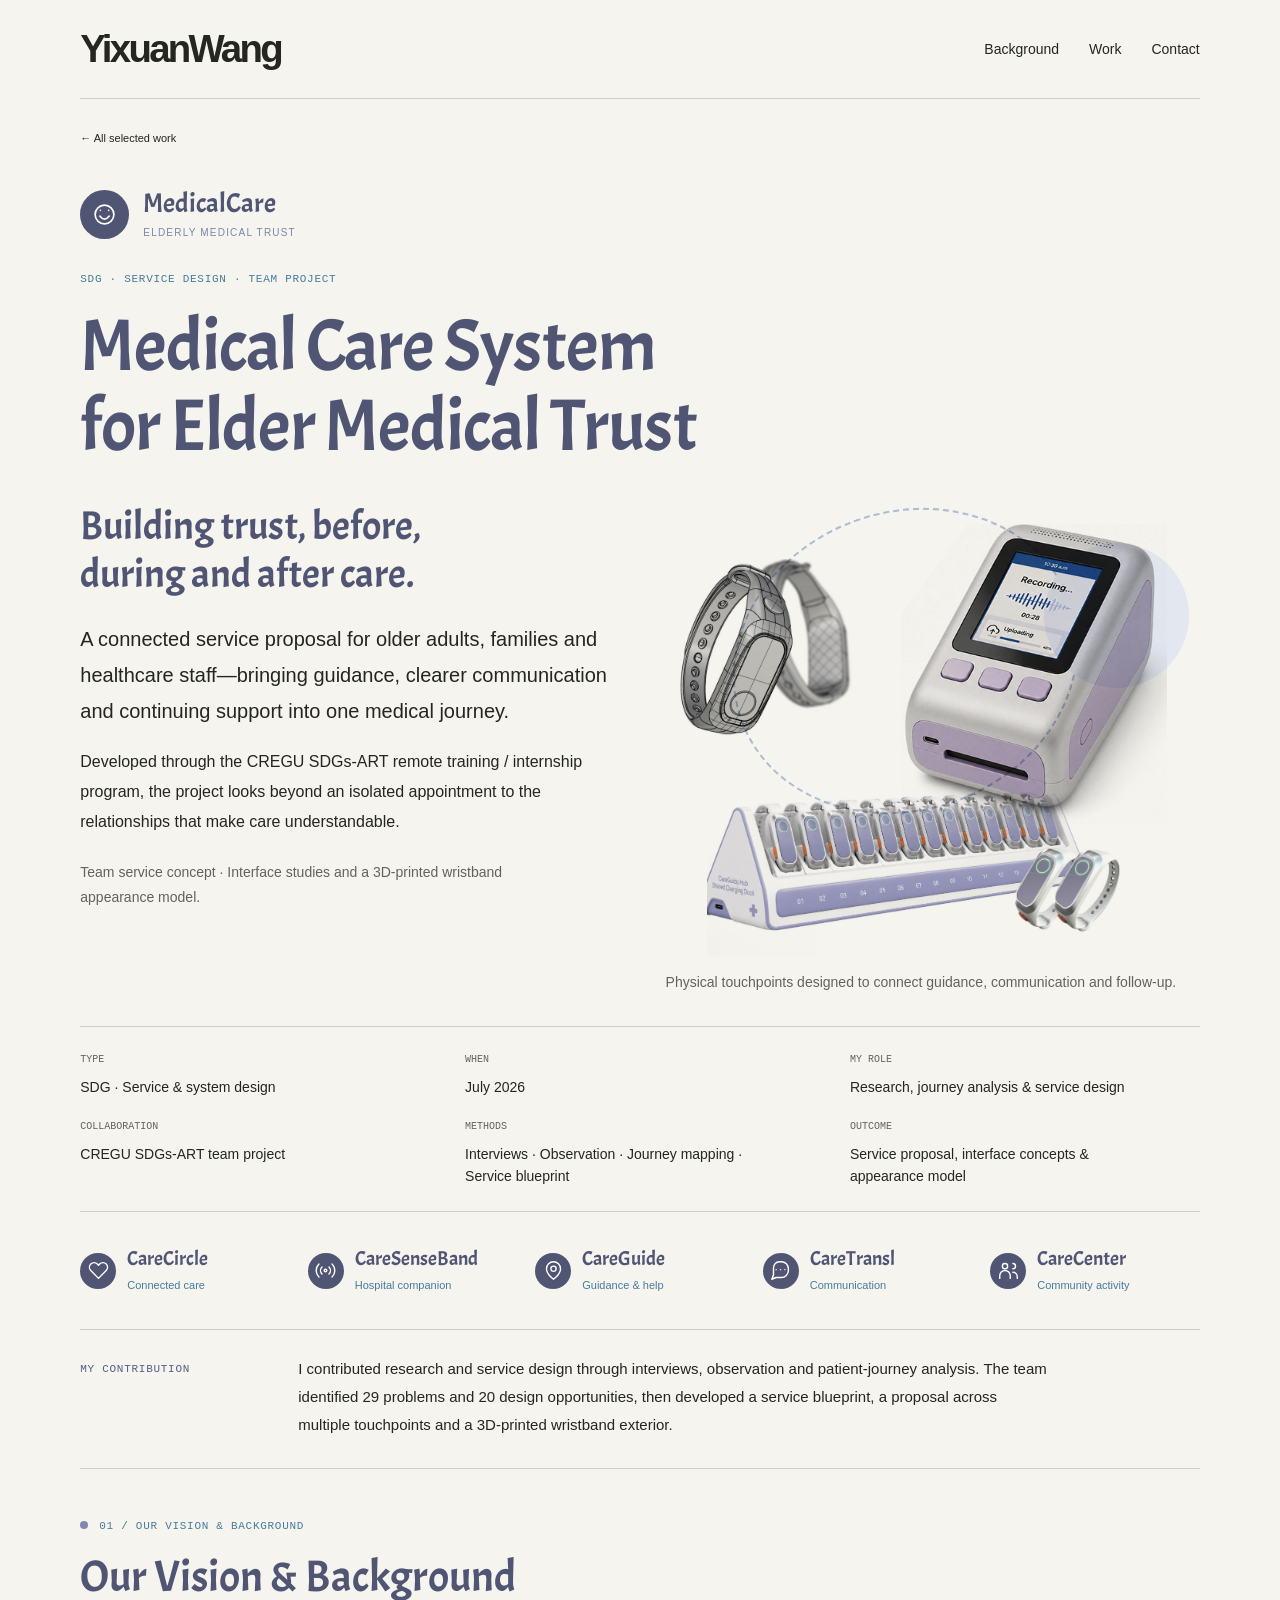
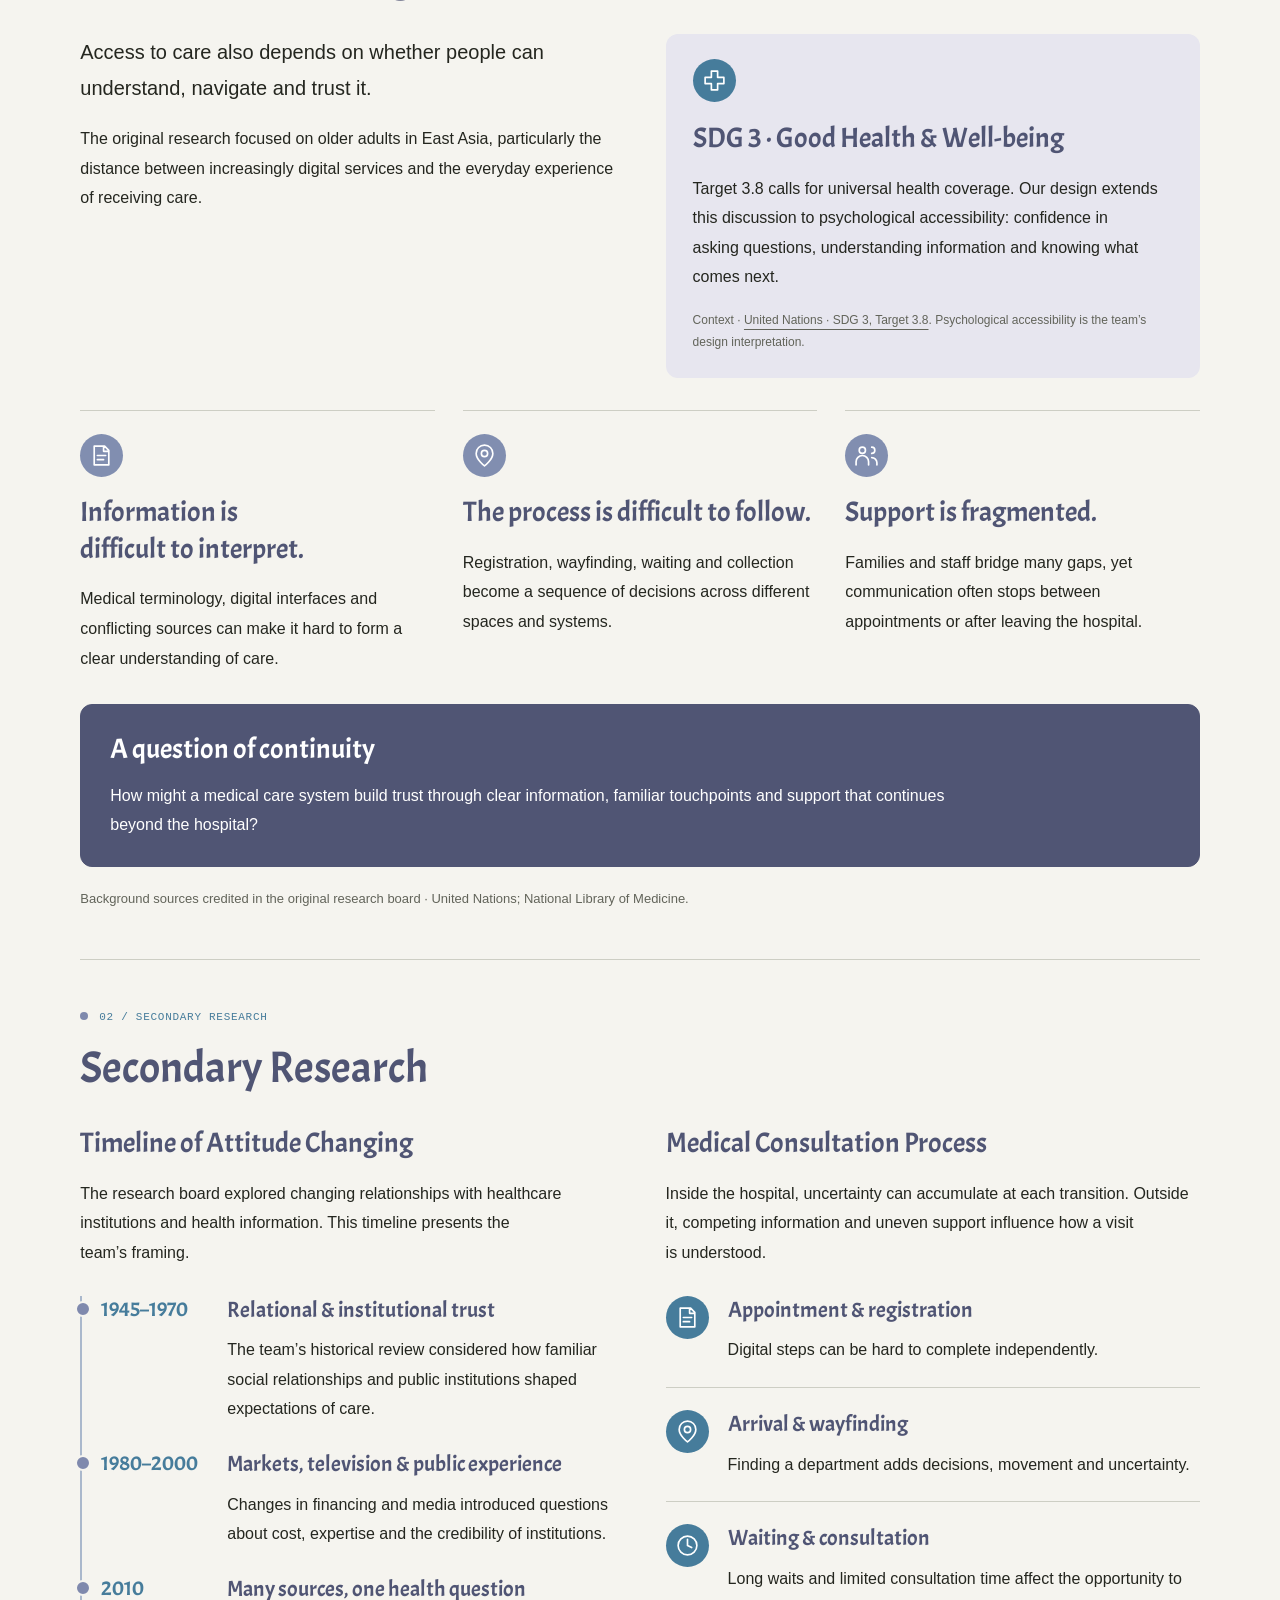
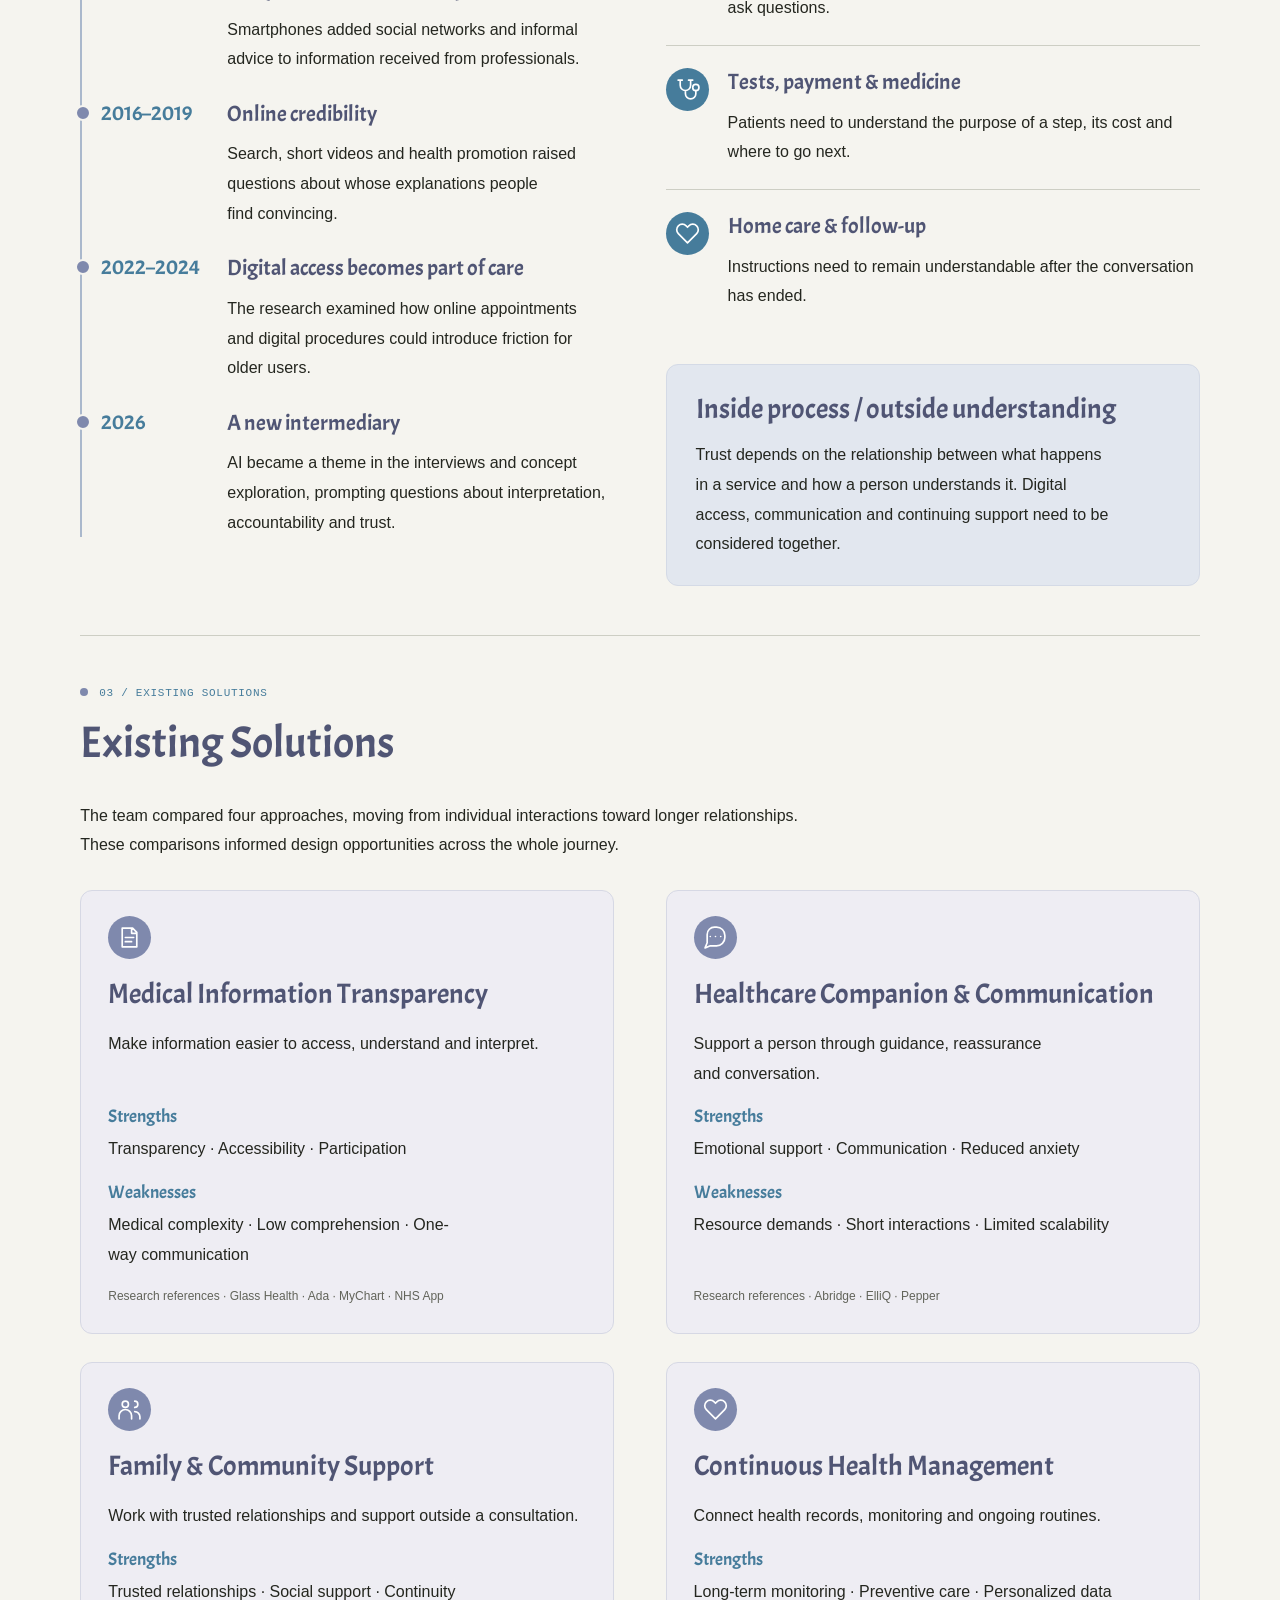
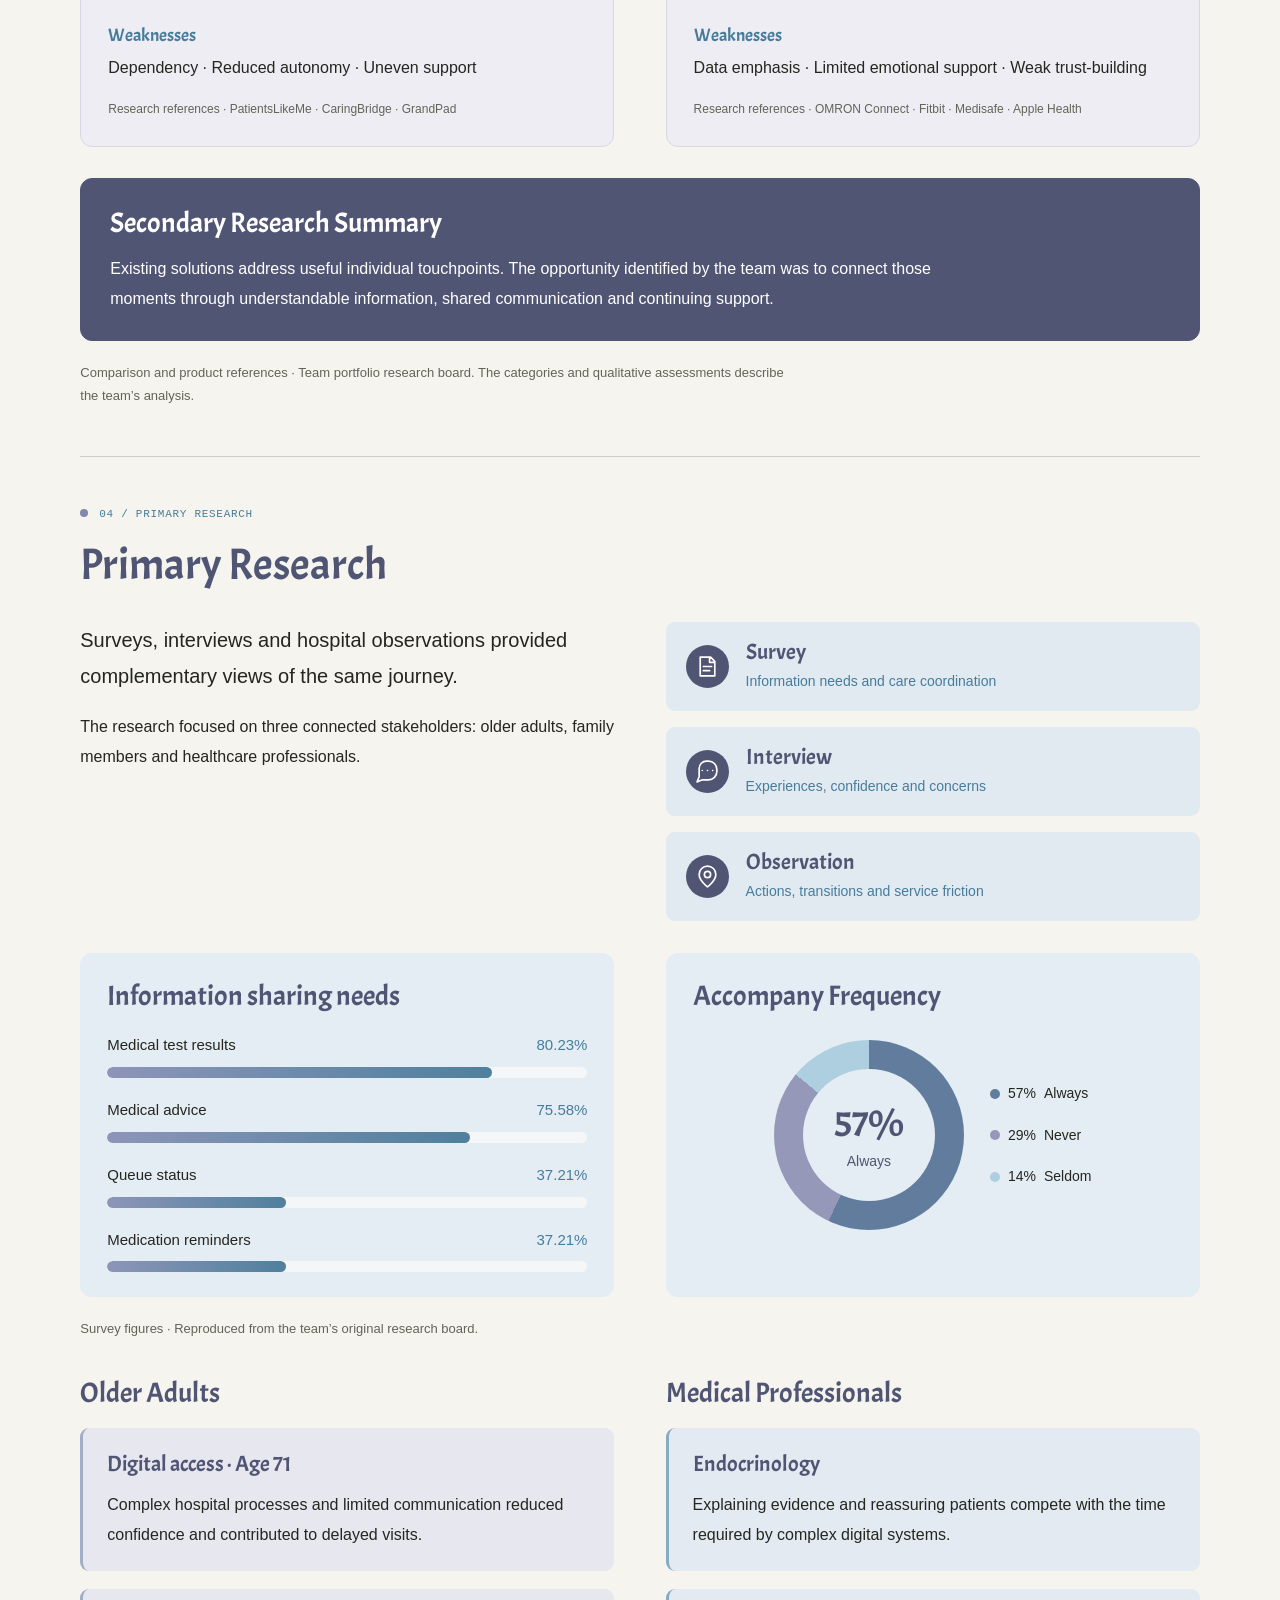
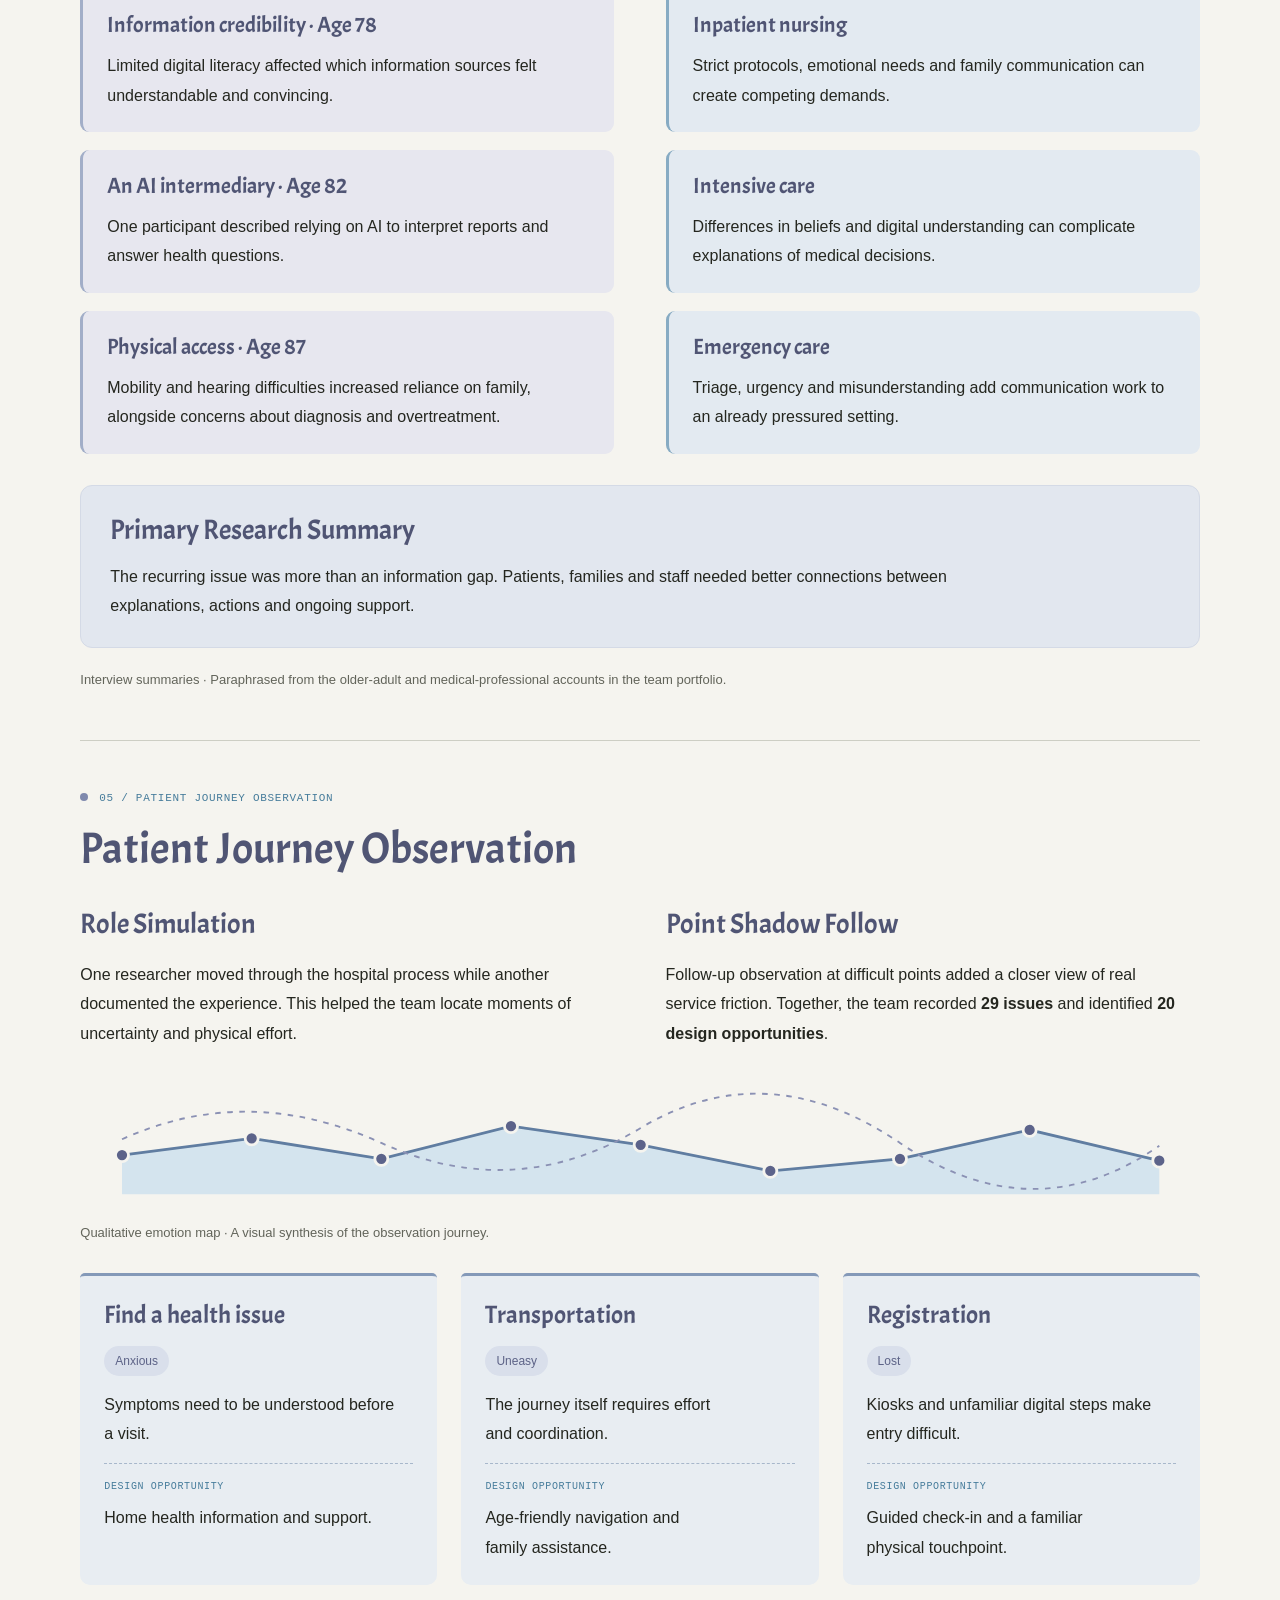
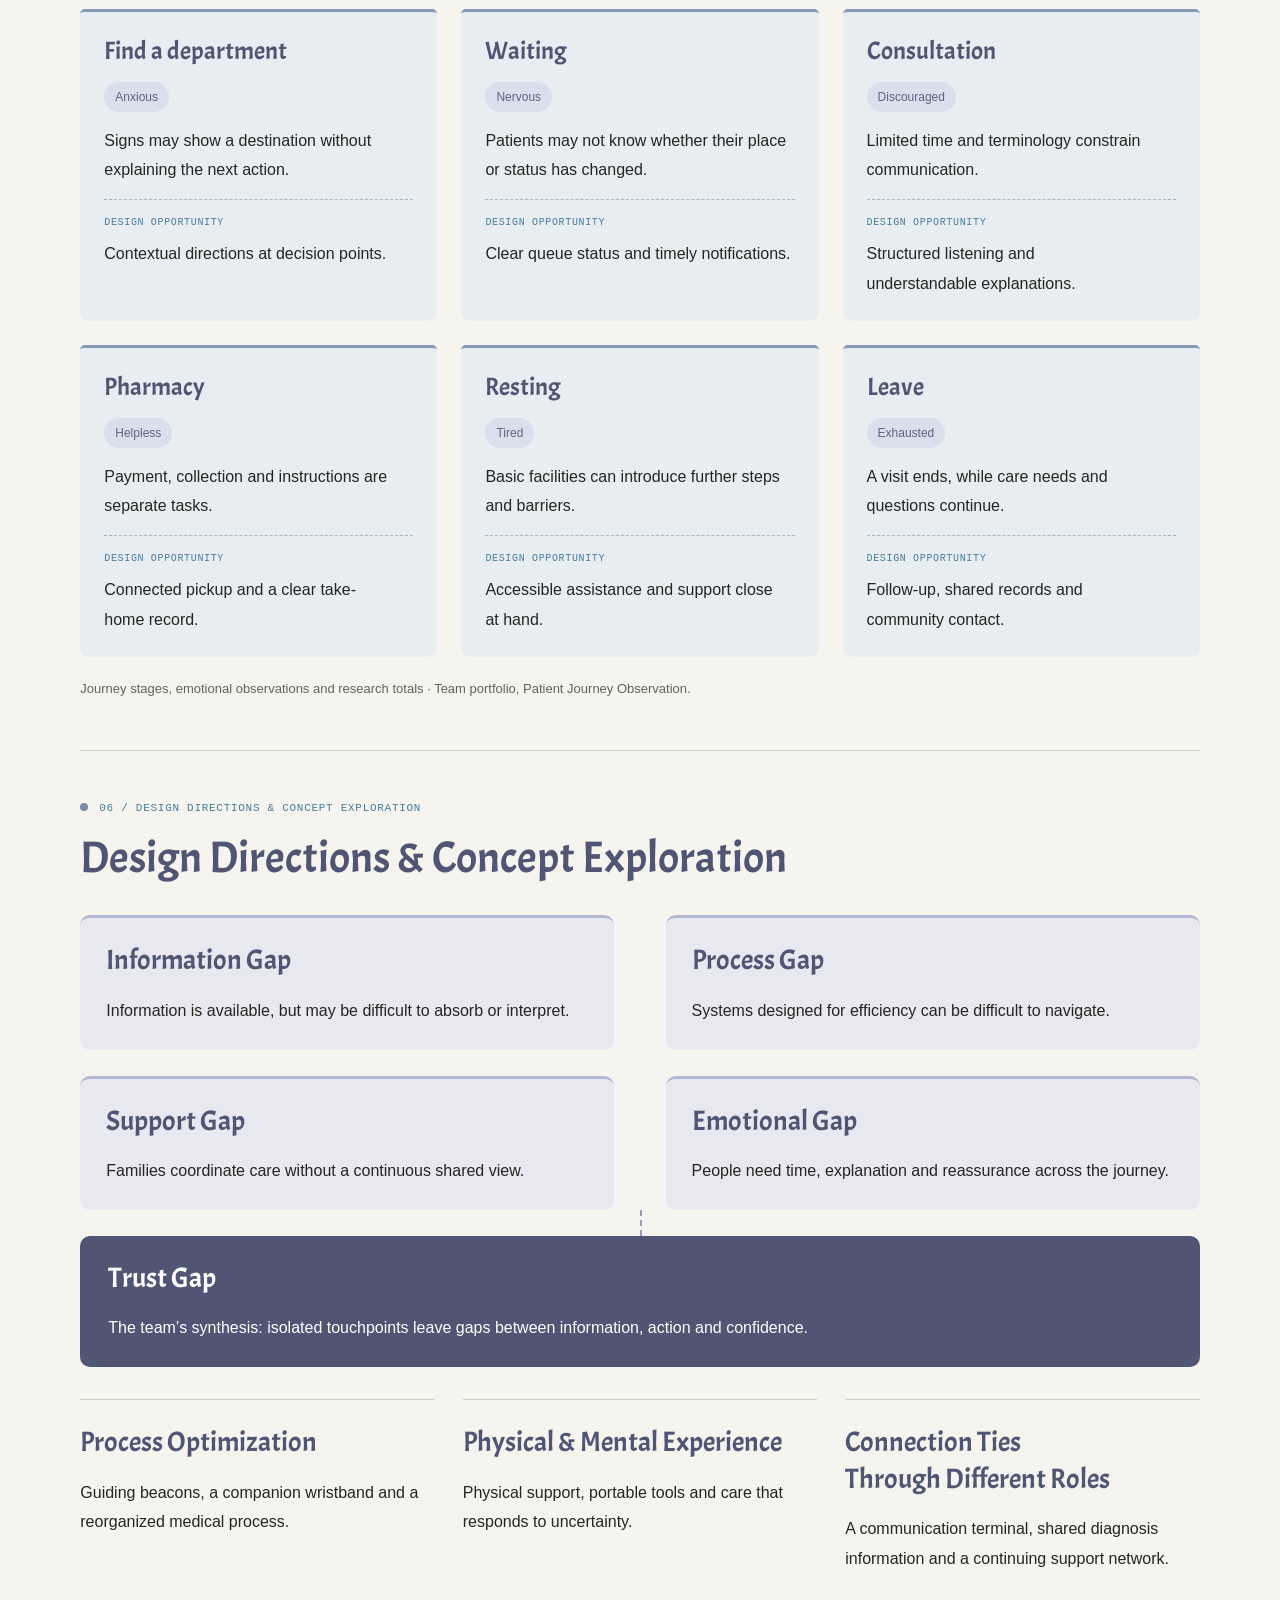
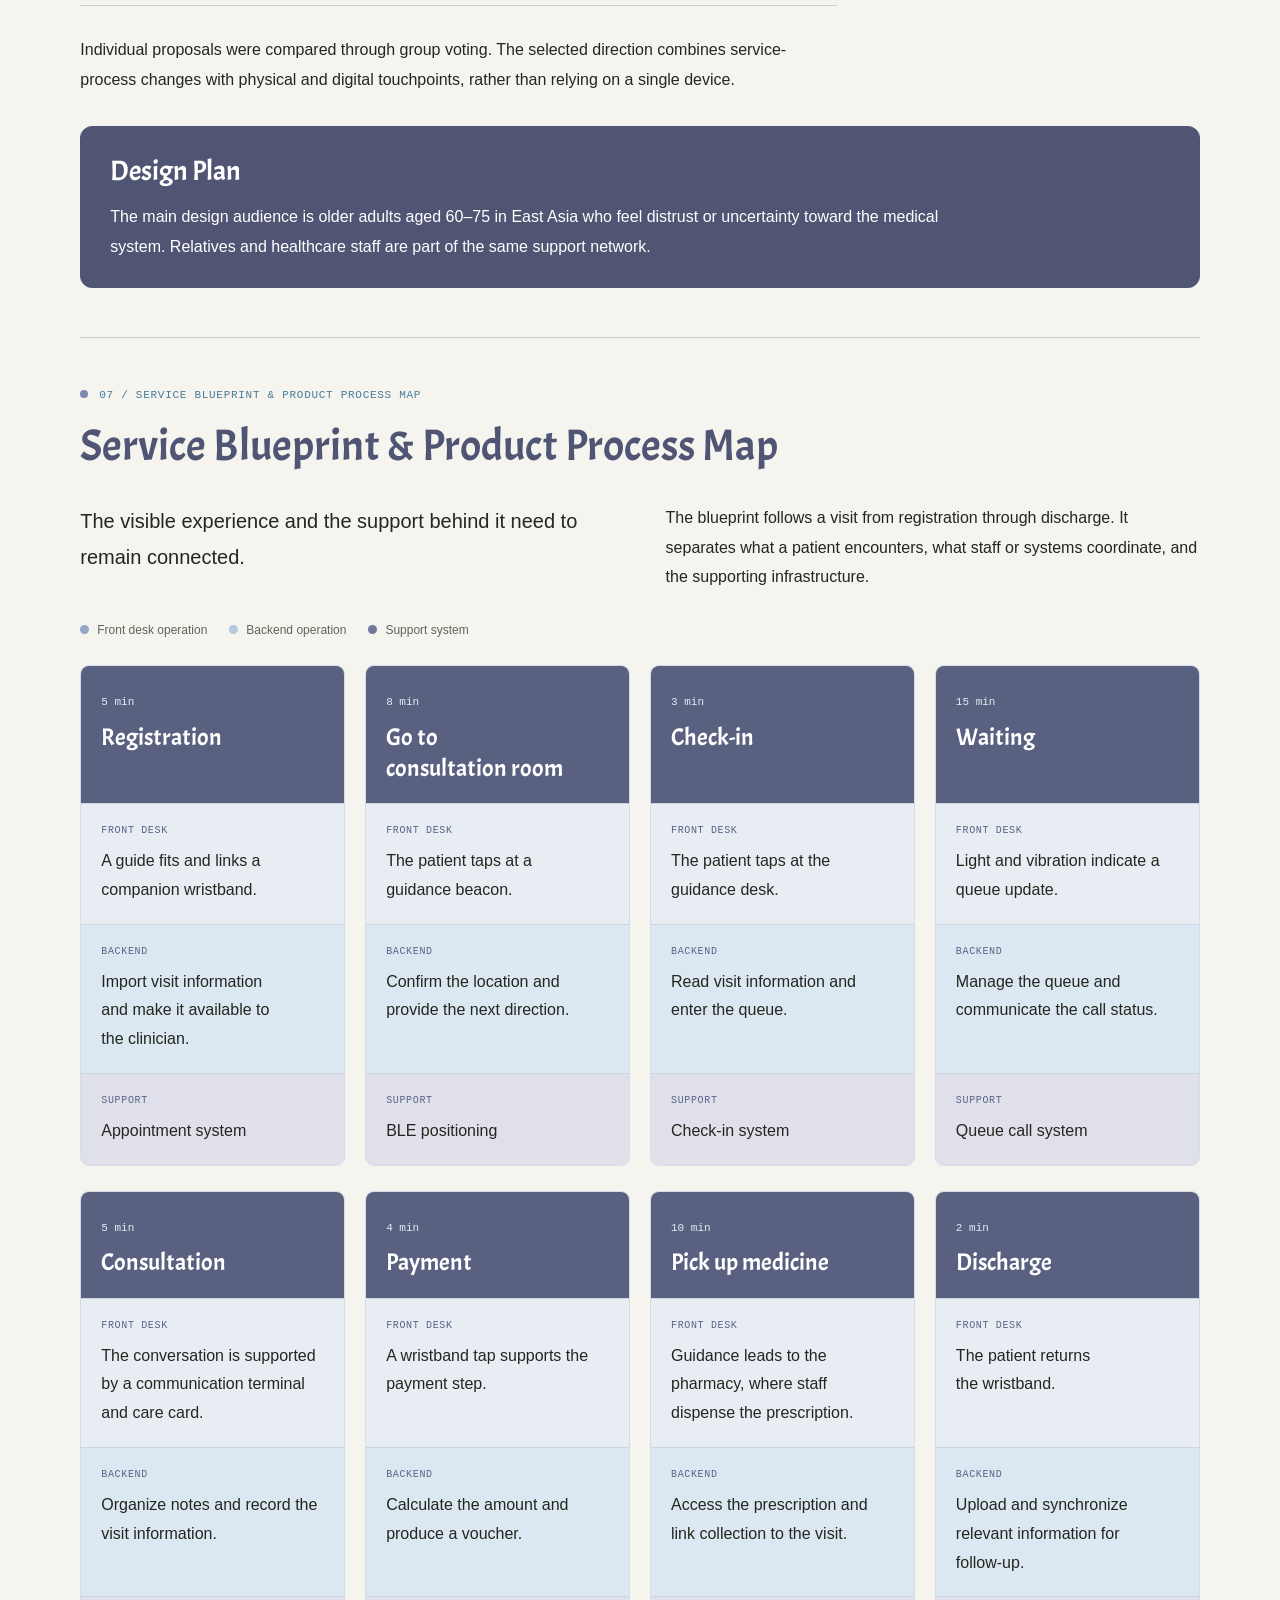
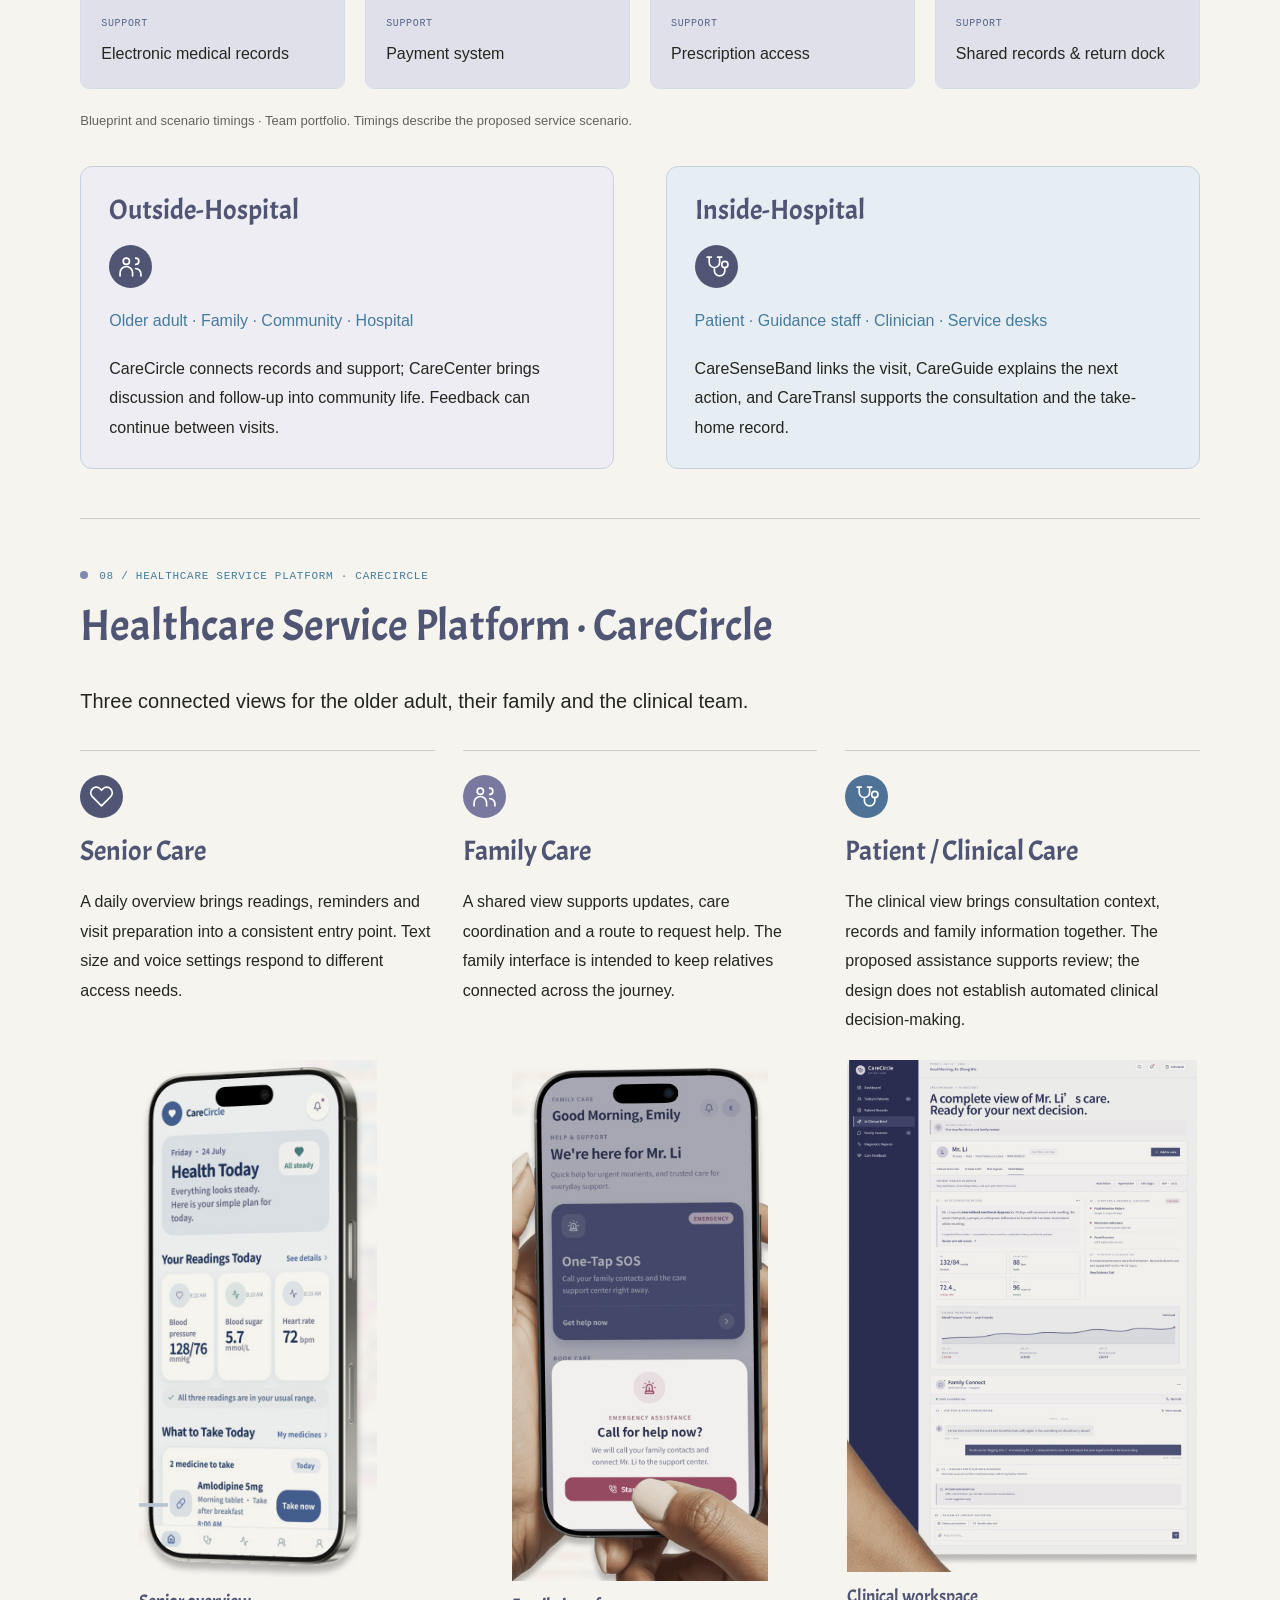
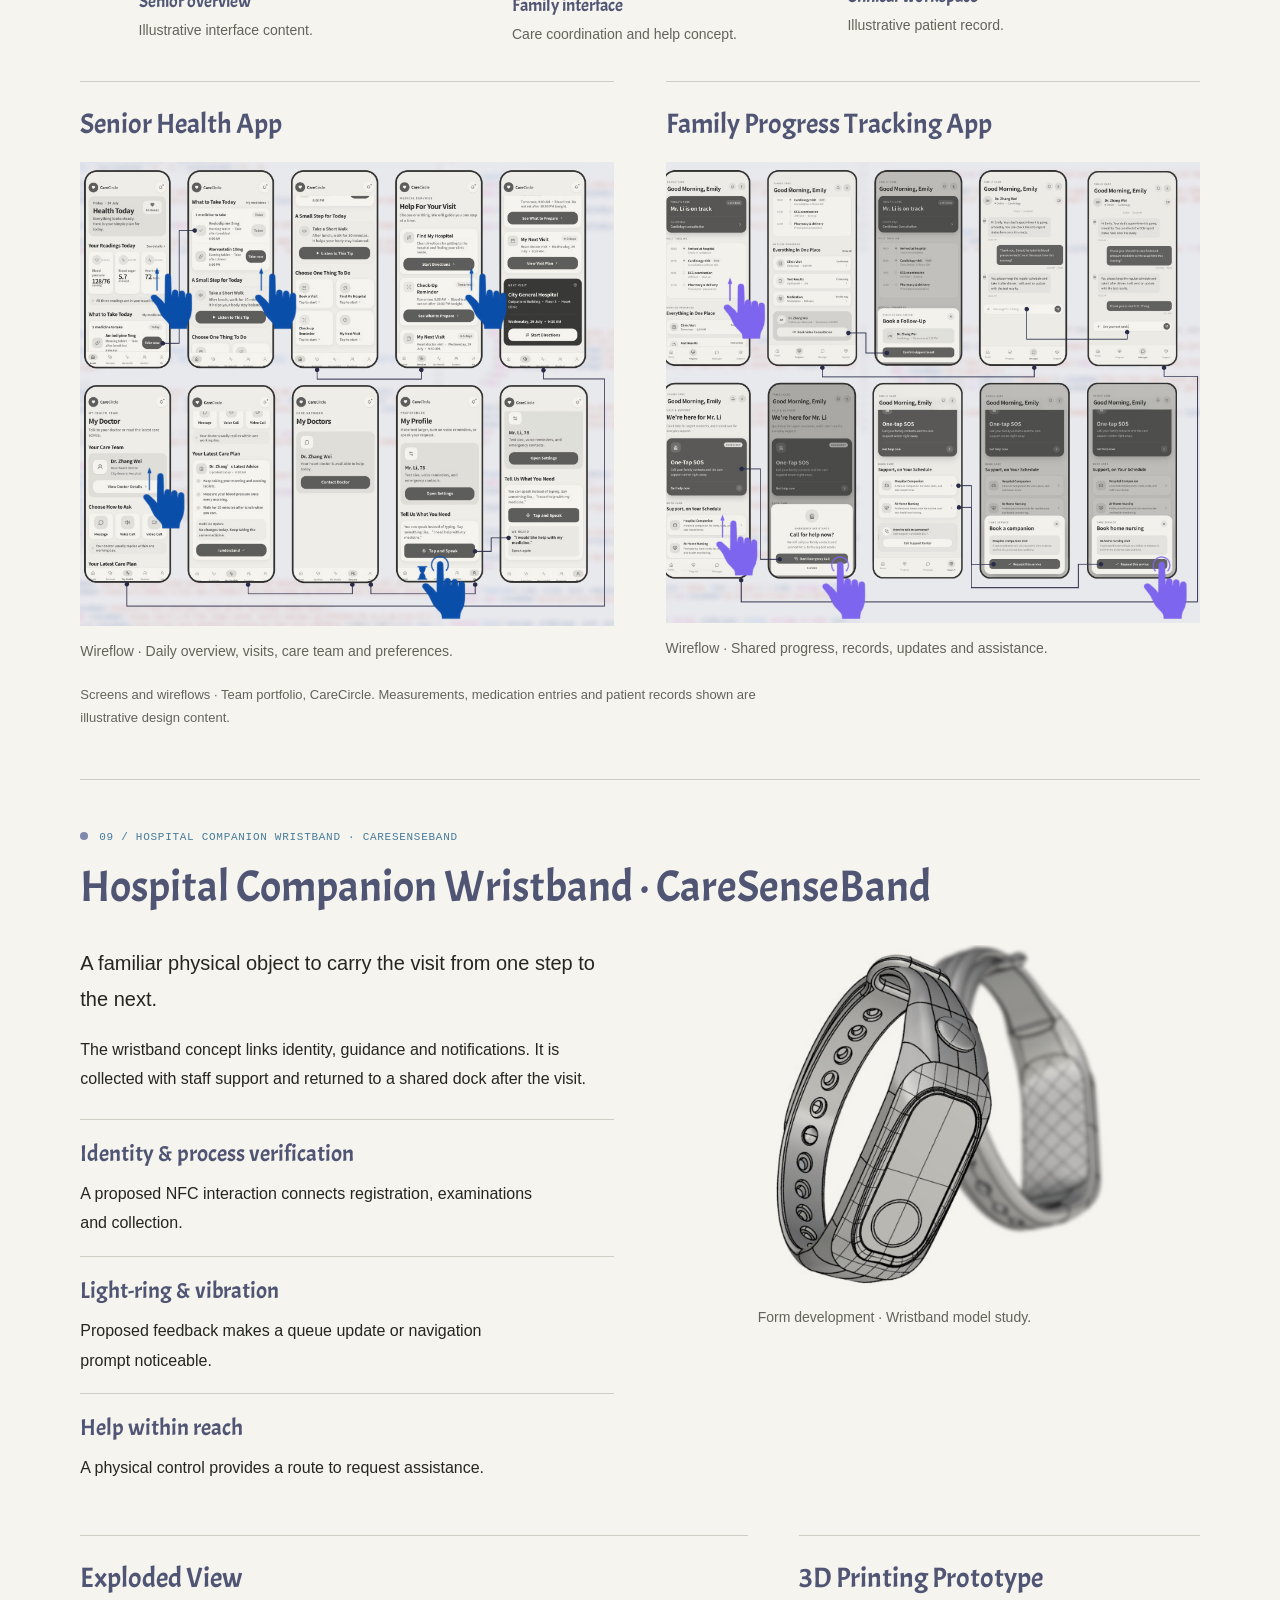
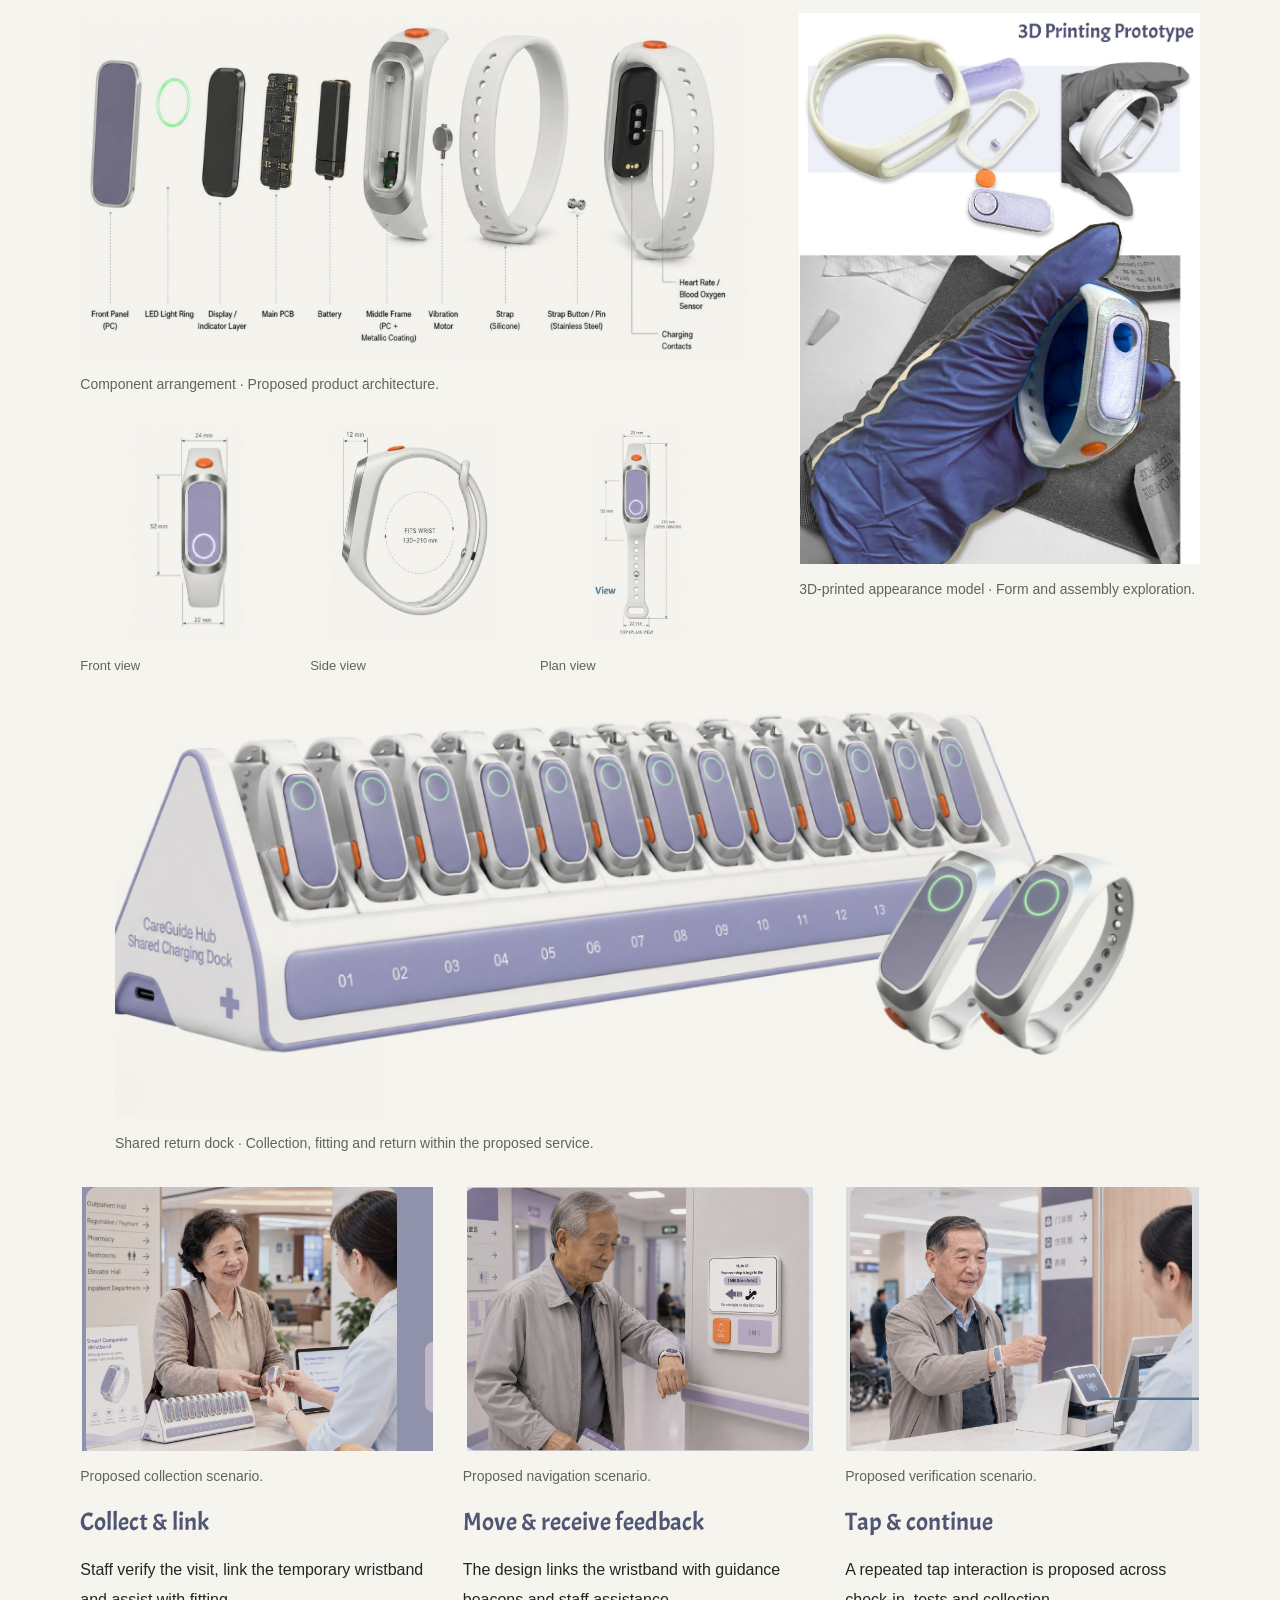
<file: site/projects/sdg/index.html>
<!doctype html>
<html lang="en">
<head>
<meta charset="utf-8">
<meta name="viewport" content="width=device-width,initial-scale=1">
<meta name="theme-color" content="#f5f4ef">
<title>Medical Care System for Elder Medical Trust — Yixuan Wang</title>
<meta name="description" content="Supporting communication and trust across an older patient’s medical journey.">
<meta property="og:type" content="website">
<meta property="og:title" content="Medical Care System for Elder Medical Trust — Yixuan Wang">
<meta property="og:description" content="Supporting communication and trust across an older patient’s medical journey.">
<meta property="og:image" content="../../assets/sdg/refined/band-dock.png">
<meta property="og:site_name" content="YixuanWang">
<meta name="twitter:card" content="summary_large_image">
<link rel="icon" type="image/svg+xml" href="../../favicon.svg">
<link rel="stylesheet" href="../../styles.css">
<link rel="stylesheet" href="case.css?v=complete-medical-care">
<script defer src="../../config.js">
</script>
<script defer src="../../app.js">
</script>
</head>
<body id="top">
<a class="skip-link" href="#main">Skip to content</a>
<header class="site-header wrap">
<a class="wordmark" href="../../index.html" aria-label="YixuanWang — home">YixuanWang</a>
<nav aria-label="Main navigation">
<a href="../../index.html#background">Background</a>
<a href="../../index.html#work">Work</a>
<a href="../../index.html#contact">Contact</a>
</nav>
</header>
<main id="main">
<article class="wrap mc-case">
<a class="back-link" href="../../index.html#work">← All selected work</a>
<header class="mc-introduction">
<div class="mc-project-brand">
<span class="mc-icon" aria-hidden="true">
<svg viewBox="0 0 24 24" fill="none" stroke="currentColor" stroke-width="1.6" stroke-linecap="round" stroke-linejoin="round">
<circle cx="12" cy="12" r="9"/>
<path d="M7.5 13.5q4.5 6 9 0M8 8h.01M16 8h.01"/>
</svg>
</span>
<div>
<strong>MedicalCare</strong>
<span>Elderly medical trust</span>
</div>
</div>
<p class="eyebrow">SDG · Service design · Team project</p>
<h1>
<span>Medical Care System</span> <span>for Elder Medical Trust</span>
</h1>
<div class="mc-two mc-hero">
<div>
<h2>Building trust, before, during and after care.</h2>
<p class="mc-lead">A connected service proposal for older adults, families and healthcare staff—bringing guidance, clearer communication and continuing support into one medical journey.</p>
<p>Developed through the CREGU SDGs-ART remote training / internship program, the project looks beyond an isolated appointment to the relationships that make care understandable.</p>
<p class="mc-caption">Team service concept · Interface studies and a 3D-printed wristband appearance model.</p>
</div>
<figure class="mc-figure">
<div class="mc-hero-art" aria-label="Original product concepts within the service system">
<img class="mc-hero-band" src="../../assets/sdg/refined/band-model.png" width="458" height="454" alt="Original wireframe rendering of the CareSense wristband." fetchpriority="high" decoding="async">
<img class="mc-hero-transl" src="../../assets/sdg/refined/transl-device.png" width="367" height="414" alt="Original CareTransl communication terminal concept with a recording screen and physical controls." fetchpriority="high" decoding="async">
<img class="mc-hero-dock" src="../../assets/sdg/refined/band-dock.png" width="1101" height="427" alt="Original shared wristband charging dock and two companion bands." fetchpriority="high" decoding="async">
</div>
<figcaption>Physical touchpoints designed to connect guidance, communication and follow-up.</figcaption>
</figure>
</div>
</header>
<dl class="project-meta">
<div>
<dt>Type</dt>
<dd>SDG · Service &amp; system design</dd>
</div>
<div>
<dt>When</dt>
<dd>July 2026</dd>
</div>
<div>
<dt>My role</dt>
<dd>Research, journey analysis &amp; service design</dd>
</div>
<div>
<dt>Collaboration</dt>
<dd>CREGU SDGs-ART team project</dd>
</div>
<div>
<dt>Methods</dt>
<dd>Interviews · Observation · Journey mapping · Service blueprint</dd>
</div>
<div>
<dt>Outcome</dt>
<dd>Service proposal, interface concepts &amp; appearance model</dd>
</div>
</dl>
<nav class="mc-module-nav" aria-label="Explore the service modules">
<a href="#carecircle">
<span class="mc-icon" aria-hidden="true">
<svg viewBox="0 0 24 24" fill="none" stroke="currentColor" stroke-width="1.6" stroke-linecap="round" stroke-linejoin="round">
<path d="M20.8 4.6a5.3 5.3 0 0 0-7.5 0L12 6l-1.3-1.4a5.3 5.3 0 0 0-7.5 7.5L12 21l8.8-8.9a5.3 5.3 0 0 0 0-7.5Z"/>
</svg>
</span>
<span>
<strong>CareCircle</strong>
<small>Connected care</small>
</span>
</a>
<a href="#caresense">
<span class="mc-icon" aria-hidden="true">
<svg viewBox="0 0 24 24" fill="none" stroke="currentColor" stroke-width="1.6" stroke-linecap="round" stroke-linejoin="round">
<circle cx="12" cy="12" r="1.5"/>
<path d="M8 8a5.7 5.7 0 0 0 0 8M16 8a5.7 5.7 0 0 1 0 8M4.5 4.5a10.5 10.5 0 0 0 0 15M19.5 4.5a10.5 10.5 0 0 1 0 15"/>
</svg>
</span>
<span>
<strong>CareSenseBand</strong>
<small>Hospital companion</small>
</span>
</a>
<a href="#careguide">
<span class="mc-icon" aria-hidden="true">
<svg viewBox="0 0 24 24" fill="none" stroke="currentColor" stroke-width="1.6" stroke-linecap="round" stroke-linejoin="round">
<path d="M20 10c0 6-8 12-8 12S4 16 4 10a8 8 0 1 1 16 0Z"/>
<circle cx="12" cy="10" r="3"/>
</svg>
</span>
<span>
<strong>CareGuide</strong>
<small>Guidance & help</small>
</span>
</a>
<a href="#caretransl">
<span class="mc-icon" aria-hidden="true">
<svg viewBox="0 0 24 24" fill="none" stroke="currentColor" stroke-width="1.6" stroke-linecap="round" stroke-linejoin="round">
<path d="M21 12a8 8 0 0 1-8 8H7l-5 2 2-5V9a7 7 0 0 1 7-7h2a8 8 0 0 1 8 8Z"/>
<path d="M7 11h.01M12 11h.01M17 11h.01"/>
</svg>
</span>
<span>
<strong>CareTransl</strong>
<small>Communication</small>
</span>
</a>
<a href="#carecenter">
<span class="mc-icon" aria-hidden="true">
<svg viewBox="0 0 24 24" fill="none" stroke="currentColor" stroke-width="1.6" stroke-linecap="round" stroke-linejoin="round">
<circle cx="8" cy="7" r="3"/>
<path d="M2 21v-3a6 6 0 0 1 12 0v3M17 4a3 3 0 0 1 0 6M17 14a5 5 0 0 1 5 5v2"/>
</svg>
</span>
<span>
<strong>CareCenter</strong>
<small>Community activity</small>
</span>
</a>
</nav>
<aside class="mc-contribution">
<span class="eyebrow">My contribution</span>
<p>I contributed research and service design through interviews, observation and patient-journey analysis. The team identified 29 problems and 20 design opportunities, then developed a service blueprint, a proposal across multiple touchpoints and a 3D-printed wristband exterior.</p>
</aside>

<section class="mc-section" id="vision">
<header class="mc-section-title">
<span class="eyebrow">01 / Our Vision &amp; Background</span>
<h2>Our Vision &amp; Background</h2>
</header>
<div class="mc-two">
<div>
<p class="mc-lead">Access to care also depends on whether people can understand, navigate and trust it.</p>
<p>The original research focused on older adults in East Asia, particularly the distance between increasingly digital services and the everyday experience of receiving care.</p>
</div>
<div class="mc-vision-card">
<span class="mc-icon" aria-hidden="true">
<svg viewBox="0 0 24 24" fill="none" stroke="currentColor" stroke-width="1.6" stroke-linecap="round" stroke-linejoin="round">
<path d="M9 3h6v6h6v6h-6v6H9v-6H3V9h6Z"/>
</svg>
</span>
<h3>SDG 3 · Good Health &amp; Well-being</h3>
<p>Target 3.8 calls for universal health coverage. Our design extends this discussion to psychological accessibility: confidence in asking questions, understanding information and knowing what comes next.</p>
<p class="mc-source">Context · <a href="https://www.un.org/sustainabledevelopment/health/" target="_blank" rel="noopener noreferrer">United Nations · SDG 3, Target 3.8</a>. Psychological accessibility is the team’s design interpretation.</p>
</div>
</div>
<div class="mc-three mc-themes">
<article>
<span class="mc-icon" aria-hidden="true">
<svg viewBox="0 0 24 24" fill="none" stroke="currentColor" stroke-width="1.6" stroke-linecap="round" stroke-linejoin="round">
<path d="M6 3h9l4 4v14H5V3h1M14 3v5h5M8 12h8M8 16h6"/>
</svg>
</span>
<h3>Information is difficult to interpret.</h3>
<p>Medical terminology, digital interfaces and conflicting sources can make it hard to form a clear understanding of care.</p>
</article>
<article>
<span class="mc-icon" aria-hidden="true">
<svg viewBox="0 0 24 24" fill="none" stroke="currentColor" stroke-width="1.6" stroke-linecap="round" stroke-linejoin="round">
<path d="M20 10c0 6-8 12-8 12S4 16 4 10a8 8 0 1 1 16 0Z"/>
<circle cx="12" cy="10" r="3"/>
</svg>
</span>
<h3>The process is difficult to follow.</h3>
<p>Registration, wayfinding, waiting and collection become a sequence of decisions across different spaces and systems.</p>
</article>
<article>
<span class="mc-icon" aria-hidden="true">
<svg viewBox="0 0 24 24" fill="none" stroke="currentColor" stroke-width="1.6" stroke-linecap="round" stroke-linejoin="round">
<circle cx="8" cy="7" r="3"/>
<path d="M2 21v-3a6 6 0 0 1 12 0v3M17 4a3 3 0 0 1 0 6M17 14a5 5 0 0 1 5 5v2"/>
</svg>
</span>
<h3>Support is fragmented.</h3>
<p>Families and staff bridge many gaps, yet communication often stops between appointments or after leaving the hospital.</p>
</article>
</div>
<aside class="mc-summary mc-summary--dark">
<h3>A question of continuity</h3>
<p>How might a medical care system build trust through clear information, familiar touchpoints and support that continues beyond the hospital?</p>
</aside>
<p class="mc-source">Background sources credited in the original research board · United Nations; National Library of Medicine.</p>
</section>

<section class="mc-section" id="secondary">
<header class="mc-section-title">
<span class="eyebrow">02 / Secondary Research</span>
<h2>Secondary Research</h2>
</header>
<div class="mc-two mc-secondary">
<div>
<h3>Timeline of Attitude Changing</h3>
<p>The research board explored changing relationships with healthcare institutions and health information. This timeline presents the team’s framing.</p>
<ol class="mc-timeline">
<li>
<span>1945–1970</span>
<div>
<h4>Relational & institutional trust</h4>
<p>The team’s historical review considered how familiar social relationships and public institutions shaped expectations of care.</p>
</div>
</li>
<li>
<span>1980–2000</span>
<div>
<h4>Markets, television & public experience</h4>
<p>Changes in financing and media introduced questions about cost, expertise and the credibility of institutions.</p>
</div>
</li>
<li>
<span>2010</span>
<div>
<h4>Many sources, one health question</h4>
<p>Smartphones added social networks and informal advice to information received from professionals.</p>
</div>
</li>
<li>
<span>2016–2019</span>
<div>
<h4>Online credibility</h4>
<p>Search, short videos and health promotion raised questions about whose explanations people find convincing.</p>
</div>
</li>
<li>
<span>2022–2024</span>
<div>
<h4>Digital access becomes part of care</h4>
<p>The research examined how online appointments and digital procedures could introduce friction for older users.</p>
</div>
</li>
<li>
<span>2026</span>
<div>
<h4>A new intermediary</h4>
<p>AI became a theme in the interviews and concept exploration, prompting questions about interpretation, accountability and trust.</p>
</div>
</li>
</ol>
</div>
<div>
<h3>Medical Consultation Process</h3>
<p>Inside the hospital, uncertainty can accumulate at each transition. Outside it, competing information and uneven support influence how a visit is understood.</p>
<ol class="mc-process-list">
<li>
<span class="mc-icon" aria-hidden="true">
<svg viewBox="0 0 24 24" fill="none" stroke="currentColor" stroke-width="1.6" stroke-linecap="round" stroke-linejoin="round">
<path d="M6 3h9l4 4v14H5V3h1M14 3v5h5M8 12h8M8 16h6"/>
</svg>
</span>
<div>
<h4>Appointment & registration</h4>
<p>Digital steps can be hard to complete independently.</p>
</div>
</li>
<li>
<span class="mc-icon" aria-hidden="true">
<svg viewBox="0 0 24 24" fill="none" stroke="currentColor" stroke-width="1.6" stroke-linecap="round" stroke-linejoin="round">
<path d="M20 10c0 6-8 12-8 12S4 16 4 10a8 8 0 1 1 16 0Z"/>
<circle cx="12" cy="10" r="3"/>
</svg>
</span>
<div>
<h4>Arrival & wayfinding</h4>
<p>Finding a department adds decisions, movement and uncertainty.</p>
</div>
</li>
<li>
<span class="mc-icon" aria-hidden="true">
<svg viewBox="0 0 24 24" fill="none" stroke="currentColor" stroke-width="1.6" stroke-linecap="round" stroke-linejoin="round">
<circle cx="12" cy="12" r="9"/>
<path d="M12 6v6l4 2"/>
</svg>
</span>
<div>
<h4>Waiting & consultation</h4>
<p>Long waits and limited consultation time affect the opportunity to ask questions.</p>
</div>
</li>
<li>
<span class="mc-icon" aria-hidden="true">
<svg viewBox="0 0 24 24" fill="none" stroke="currentColor" stroke-width="1.6" stroke-linecap="round" stroke-linejoin="round">
<path d="M5 3v5a5 5 0 0 0 10 0V3M3 3h4M13 3h4M10 13v3a5 5 0 0 0 10 0v-3"/>
<circle cx="20" cy="10" r="3"/>
</svg>
</span>
<div>
<h4>Tests, payment & medicine</h4>
<p>Patients need to understand the purpose of a step, its cost and where to go next.</p>
</div>
</li>
<li>
<span class="mc-icon" aria-hidden="true">
<svg viewBox="0 0 24 24" fill="none" stroke="currentColor" stroke-width="1.6" stroke-linecap="round" stroke-linejoin="round">
<path d="M20.8 4.6a5.3 5.3 0 0 0-7.5 0L12 6l-1.3-1.4a5.3 5.3 0 0 0-7.5 7.5L12 21l8.8-8.9a5.3 5.3 0 0 0 0-7.5Z"/>
</svg>
</span>
<div>
<h4>Home care & follow-up</h4>
<p>Instructions need to remain understandable after the conversation has ended.</p>
</div>
</li>
</ol>
<aside class="mc-summary ">
<h3>Inside process / outside understanding</h3>
<p>Trust depends on the relationship between what happens in a service and how a person understands it. Digital access, communication and continuing support need to be considered together.</p>
</aside>
</div>
</div>
</section>

<section class="mc-section" id="existing">
<header class="mc-section-title">
<span class="eyebrow">03 / Existing Solutions</span>
<h2>Existing Solutions</h2>
</header>
<p class="mc-reading">The team compared four approaches, moving from individual interactions toward longer relationships. These comparisons informed design opportunities across the whole journey.</p>
<div class="mc-comparison">
<article>
<span class="mc-icon" aria-hidden="true">
<svg viewBox="0 0 24 24" fill="none" stroke="currentColor" stroke-width="1.6" stroke-linecap="round" stroke-linejoin="round">
<path d="M6 3h9l4 4v14H5V3h1M14 3v5h5M8 12h8M8 16h6"/>
</svg>
</span>
<h3>Medical Information Transparency</h3>
<p>Make information easier to access, understand and interpret.</p>
<dl>
<dt>Strengths</dt>
<dd>Transparency · Accessibility · Participation</dd>
<dt>Weaknesses</dt>
<dd>Medical complexity · Low comprehension · One-way communication</dd>
</dl>
<p class="mc-source">Research references · Glass Health · Ada · MyChart · NHS App</p>
</article>
<article>
<span class="mc-icon" aria-hidden="true">
<svg viewBox="0 0 24 24" fill="none" stroke="currentColor" stroke-width="1.6" stroke-linecap="round" stroke-linejoin="round">
<path d="M21 12a8 8 0 0 1-8 8H7l-5 2 2-5V9a7 7 0 0 1 7-7h2a8 8 0 0 1 8 8Z"/>
<path d="M7 11h.01M12 11h.01M17 11h.01"/>
</svg>
</span>
<h3>Healthcare Companion &amp; Communication</h3>
<p>Support a person through guidance, reassurance and conversation.</p>
<dl>
<dt>Strengths</dt>
<dd>Emotional support · Communication · Reduced anxiety</dd>
<dt>Weaknesses</dt>
<dd>Resource demands · Short interactions · Limited scalability</dd>
</dl>
<p class="mc-source">Research references · Abridge · ElliQ · Pepper</p>
</article>
<article>
<span class="mc-icon" aria-hidden="true">
<svg viewBox="0 0 24 24" fill="none" stroke="currentColor" stroke-width="1.6" stroke-linecap="round" stroke-linejoin="round">
<circle cx="8" cy="7" r="3"/>
<path d="M2 21v-3a6 6 0 0 1 12 0v3M17 4a3 3 0 0 1 0 6M17 14a5 5 0 0 1 5 5v2"/>
</svg>
</span>
<h3>Family &amp; Community Support</h3>
<p>Work with trusted relationships and support outside a consultation.</p>
<dl>
<dt>Strengths</dt>
<dd>Trusted relationships · Social support · Continuity</dd>
<dt>Weaknesses</dt>
<dd>Dependency · Reduced autonomy · Uneven support</dd>
</dl>
<p class="mc-source">Research references · PatientsLikeMe · CaringBridge · GrandPad</p>
</article>
<article>
<span class="mc-icon" aria-hidden="true">
<svg viewBox="0 0 24 24" fill="none" stroke="currentColor" stroke-width="1.6" stroke-linecap="round" stroke-linejoin="round">
<path d="M20.8 4.6a5.3 5.3 0 0 0-7.5 0L12 6l-1.3-1.4a5.3 5.3 0 0 0-7.5 7.5L12 21l8.8-8.9a5.3 5.3 0 0 0 0-7.5Z"/>
</svg>
</span>
<h3>Continuous Health Management</h3>
<p>Connect health records, monitoring and ongoing routines.</p>
<dl>
<dt>Strengths</dt>
<dd>Long-term monitoring · Preventive care · Personalized data</dd>
<dt>Weaknesses</dt>
<dd>Data emphasis · Limited emotional support · Weak trust-building</dd>
</dl>
<p class="mc-source">Research references · OMRON Connect · Fitbit · Medisafe · Apple Health</p>
</article>
</div>
<aside class="mc-summary mc-summary--dark">
<h3>Secondary Research Summary</h3>
<p>Existing solutions address useful individual touchpoints. The opportunity identified by the team was to connect those moments through understandable information, shared communication and continuing support.</p>
</aside>
<p class="mc-source">Comparison and product references · Team portfolio research board. The categories and qualitative assessments describe the team’s analysis.</p>
</section>

<section class="mc-section" id="primary">
<header class="mc-section-title">
<span class="eyebrow">04 / Primary Research</span>
<h2>Primary Research</h2>
</header>
<div class="mc-two">
<div>
<p class="mc-lead">Surveys, interviews and hospital observations provided complementary views of the same journey.</p>
<p>The research focused on three connected stakeholders: older adults, family members and healthcare professionals.</p>
</div>
<div class="mc-methods">
<div>
<span class="mc-icon" aria-hidden="true">
<svg viewBox="0 0 24 24" fill="none" stroke="currentColor" stroke-width="1.6" stroke-linecap="round" stroke-linejoin="round">
<path d="M6 3h9l4 4v14H5V3h1M14 3v5h5M8 12h8M8 16h6"/>
</svg>
</span>
<span>
<strong>Survey</strong>
<small>Information needs and care coordination</small>
</span>
</div>
<div>
<span class="mc-icon" aria-hidden="true">
<svg viewBox="0 0 24 24" fill="none" stroke="currentColor" stroke-width="1.6" stroke-linecap="round" stroke-linejoin="round">
<path d="M21 12a8 8 0 0 1-8 8H7l-5 2 2-5V9a7 7 0 0 1 7-7h2a8 8 0 0 1 8 8Z"/>
<path d="M7 11h.01M12 11h.01M17 11h.01"/>
</svg>
</span>
<span>
<strong>Interview</strong>
<small>Experiences, confidence and concerns</small>
</span>
</div>
<div>
<span class="mc-icon" aria-hidden="true">
<svg viewBox="0 0 24 24" fill="none" stroke="currentColor" stroke-width="1.6" stroke-linecap="round" stroke-linejoin="round">
<path d="M20 10c0 6-8 12-8 12S4 16 4 10a8 8 0 1 1 16 0Z"/>
<circle cx="12" cy="10" r="3"/>
</svg>
</span>
<span>
<strong>Observation</strong>
<small>Actions, transitions and service friction</small>
</span>
</div>
</div>
</div>
<div class="mc-two mc-survey">
<article>
<h3>Information sharing needs</h3>
<ul class="mc-bars">
<li>
<div>
<span>Medical test results</span>
<strong>80.23%</strong>
</div>
<span class="mc-bar-track">
<span style="--value:80.23%">
</span>
</span>
</li>
<li>
<div>
<span>Medical advice</span>
<strong>75.58%</strong>
</div>
<span class="mc-bar-track">
<span style="--value:75.58%">
</span>
</span>
</li>
<li>
<div>
<span>Queue status</span>
<strong>37.21%</strong>
</div>
<span class="mc-bar-track">
<span style="--value:37.21%">
</span>
</span>
</li>
<li>
<div>
<span>Medication reminders</span>
<strong>37.21%</strong>
</div>
<span class="mc-bar-track">
<span style="--value:37.21%">
</span>
</span>
</li>
</ul>
</article>
<article>
<h3>Accompany Frequency</h3>
<div class="mc-frequency">
<div class="mc-donut" role="img" aria-label="Survey accompaniment: always 57 percent, never 29 percent, seldom 14 percent.">
<span>57%<small>Always</small>
</span>
</div>
<ul>
<li>
<span class="mc-key mc-key--one">
</span>
<strong>57%</strong> Always</li>
<li>
<span class="mc-key mc-key--two">
</span>
<strong>29%</strong> Never</li>
<li>
<span class="mc-key mc-key--three">
</span>
<strong>14%</strong> Seldom</li>
</ul>
</div>
</article>
</div>
<p class="mc-source">Survey figures · Reproduced from the team’s original research board.</p>
<div class="mc-two mc-interview-groups">
<article>
<h3>Older Adults</h3>
<ul class="mc-voices">
<li>
<h4>Digital access · Age 71</h4>
<p>Complex hospital processes and limited communication reduced confidence and contributed to delayed visits.</p>
</li>
<li>
<h4>Information credibility · Age 78</h4>
<p>Limited digital literacy affected which information sources felt understandable and convincing.</p>
</li>
<li>
<h4>An AI intermediary · Age 82</h4>
<p>One participant described relying on AI to interpret reports and answer health questions.</p>
</li>
<li>
<h4>Physical access · Age 87</h4>
<p>Mobility and hearing difficulties increased reliance on family, alongside concerns about diagnosis and overtreatment.</p>
</li>
</ul>
</article>
<article>
<h3>Medical Professionals</h3>
<ul class="mc-voices">
<li>
<h4>Endocrinology</h4>
<p>Explaining evidence and reassuring patients compete with the time required by complex digital systems.</p>
</li>
<li>
<h4>Inpatient nursing</h4>
<p>Strict protocols, emotional needs and family communication can create competing demands.</p>
</li>
<li>
<h4>Intensive care</h4>
<p>Differences in beliefs and digital understanding can complicate explanations of medical decisions.</p>
</li>
<li>
<h4>Emergency care</h4>
<p>Triage, urgency and misunderstanding add communication work to an already pressured setting.</p>
</li>
</ul>
</article>
</div>
<aside class="mc-summary ">
<h3>Primary Research Summary</h3>
<p>The recurring issue was more than an information gap. Patients, families and staff needed better connections between explanations, actions and ongoing support.</p>
</aside>
<p class="mc-source">Interview summaries · Paraphrased from the older-adult and medical-professional accounts in the team portfolio.</p>
</section>

<section class="mc-section" id="journey">
<header class="mc-section-title">
<span class="eyebrow">05 / Patient Journey Observation</span>
<h2>Patient Journey Observation</h2>
</header>
<div class="mc-two">
<div>
<h3>Role Simulation</h3>
<p>One researcher moved through the hospital process while another documented the experience. This helped the team locate moments of uncertainty and physical effort.</p>
</div>
<div>
<h3>Point Shadow Follow</h3>
<p>Follow-up observation at difficult points added a closer view of real service friction. Together, the team recorded <strong>29 issues</strong> and identified <strong>20 design opportunities</strong>.</p>
</div>
</div>
<figure class="mc-emotion-map">
<svg viewBox="0 0 1200 150" role="img" aria-labelledby="mc-emotion-title">
<title id="mc-emotion-title">Qualitative emotional journey from uncertainty through fatigue, redrawn from the team’s observation map.</title>
<path d="M45 88 184 70 323 92 462 57 601 77 740 105 879 92 1018 61 1157 94V130H45Z" fill="#d4e4ee"/>
<path d="M45 88 184 70 323 92 462 57 601 77 740 105 879 92 1018 61 1157 94" fill="none" stroke="#607da1" stroke-width="3"/>
<path d="M45 71Q180 10 323 75T601 59T879 75T1157 78" fill="none" stroke="#8b91b4" stroke-width="2" stroke-dasharray="6 7"/>
<circle cx="45" cy="88" r="7" fill="#5c638a" stroke="#f5f4ef" stroke-width="3"/>
<circle cx="184" cy="70" r="7" fill="#5c638a" stroke="#f5f4ef" stroke-width="3"/>
<circle cx="323" cy="92" r="7" fill="#5c638a" stroke="#f5f4ef" stroke-width="3"/>
<circle cx="462" cy="57" r="7" fill="#5c638a" stroke="#f5f4ef" stroke-width="3"/>
<circle cx="601" cy="77" r="7" fill="#5c638a" stroke="#f5f4ef" stroke-width="3"/>
<circle cx="740" cy="105" r="7" fill="#5c638a" stroke="#f5f4ef" stroke-width="3"/>
<circle cx="879" cy="92" r="7" fill="#5c638a" stroke="#f5f4ef" stroke-width="3"/>
<circle cx="1018" cy="61" r="7" fill="#5c638a" stroke="#f5f4ef" stroke-width="3"/>
<circle cx="1157" cy="94" r="7" fill="#5c638a" stroke="#f5f4ef" stroke-width="3"/>
</svg>
<figcaption>Qualitative emotion map · A visual synthesis of the observation journey.</figcaption>
</figure>
<ol class="mc-journey">
<li>
<h3>Find a health issue</h3>
<span class="mc-emotion">Anxious</span>
<p>Symptoms need to be understood before a visit.</p>
<div>
<span class="eyebrow">Design opportunity</span>
<p>Home health information and support.</p>
</div>
</li>
<li>
<h3>Transportation</h3>
<span class="mc-emotion">Uneasy</span>
<p>The journey itself requires effort and coordination.</p>
<div>
<span class="eyebrow">Design opportunity</span>
<p>Age-friendly navigation and family assistance.</p>
</div>
</li>
<li>
<h3>Registration</h3>
<span class="mc-emotion">Lost</span>
<p>Kiosks and unfamiliar digital steps make entry difficult.</p>
<div>
<span class="eyebrow">Design opportunity</span>
<p>Guided check-in and a familiar physical touchpoint.</p>
</div>
</li>
<li>
<h3>Find a department</h3>
<span class="mc-emotion">Anxious</span>
<p>Signs may show a destination without explaining the next action.</p>
<div>
<span class="eyebrow">Design opportunity</span>
<p>Contextual directions at decision points.</p>
</div>
</li>
<li>
<h3>Waiting</h3>
<span class="mc-emotion">Nervous</span>
<p>Patients may not know whether their place or status has changed.</p>
<div>
<span class="eyebrow">Design opportunity</span>
<p>Clear queue status and timely notifications.</p>
</div>
</li>
<li>
<h3>Consultation</h3>
<span class="mc-emotion">Discouraged</span>
<p>Limited time and terminology constrain communication.</p>
<div>
<span class="eyebrow">Design opportunity</span>
<p>Structured listening and understandable explanations.</p>
</div>
</li>
<li>
<h3>Pharmacy</h3>
<span class="mc-emotion">Helpless</span>
<p>Payment, collection and instructions are separate tasks.</p>
<div>
<span class="eyebrow">Design opportunity</span>
<p>Connected pickup and a clear take-home record.</p>
</div>
</li>
<li>
<h3>Resting</h3>
<span class="mc-emotion">Tired</span>
<p>Basic facilities can introduce further steps and barriers.</p>
<div>
<span class="eyebrow">Design opportunity</span>
<p>Accessible assistance and support close at hand.</p>
</div>
</li>
<li>
<h3>Leave</h3>
<span class="mc-emotion">Exhausted</span>
<p>A visit ends, while care needs and questions continue.</p>
<div>
<span class="eyebrow">Design opportunity</span>
<p>Follow-up, shared records and community contact.</p>
</div>
</li>
</ol>
<p class="mc-source">Journey stages, emotional observations and research totals · Team portfolio, Patient Journey Observation.</p>
</section>

<section class="mc-section" id="concept">
<header class="mc-section-title">
<span class="eyebrow">06 / Design Directions &amp; Concept Exploration</span>
<h2>Design Directions &amp; Concept Exploration</h2>
</header>
<div class="mc-gap-map">
<article>
<h3>Information Gap</h3>
<p>Information is available, but may be difficult to absorb or interpret.</p>
</article>
<article>
<h3>Process Gap</h3>
<p>Systems designed for efficiency can be difficult to navigate.</p>
</article>
<article>
<h3>Support Gap</h3>
<p>Families coordinate care without a continuous shared view.</p>
</article>
<article>
<h3>Emotional Gap</h3>
<p>People need time, explanation and reassurance across the journey.</p>
</article>
<div class="mc-trust-gap">
<h3>Trust Gap</h3>
<p>The team’s synthesis: isolated touchpoints leave gaps between information, action and confidence.</p>
</div>
</div>
<div class="mc-three mc-directions">
<article>
<h3>Process Optimization</h3>
<p>Guiding beacons, a companion wristband and a reorganized medical process.</p>
</article>
<article>
<h3>Physical &amp; Mental Experience</h3>
<p>Physical support, portable tools and care that responds to uncertainty.</p>
</article>
<article>
<h3>Connection Ties Through Different Roles</h3>
<p>A communication terminal, shared diagnosis information and a continuing support network.</p>
</article>
</div>
<p class="mc-reading mc-divider">Individual proposals were compared through group voting. The selected direction combines service-process changes with physical and digital touchpoints, rather than relying on a single device.</p>
<aside class="mc-summary mc-summary--dark">
<h3>Design Plan</h3>
<p>The main design audience is older adults aged 60–75 in East Asia who feel distrust or uncertainty toward the medical system. Relatives and healthcare staff are part of the same support network.</p>
</aside>
</section>

<section class="mc-section" id="blueprint">
<header class="mc-section-title">
<span class="eyebrow">07 / Service Blueprint &amp; Product Process Map</span>
<h2>Service Blueprint &amp; Product Process Map</h2>
</header>
<div class="mc-two">
<p class="mc-lead">The visible experience and the support behind it need to remain connected.</p>
<p>The blueprint follows a visit from registration through discharge. It separates what a patient encounters, what staff or systems coordinate, and the supporting infrastructure.</p>
</div>
<div class="mc-blueprint-legend">
<span>Front desk operation</span>
<span>Backend operation</span>
<span>Support system</span>
</div>
<ol class="mc-blueprint">
<li>
<header>
<span>5 min</span>
<h3>Registration</h3>
</header>
<div>
<span class="eyebrow">Front desk</span>
<p>A guide fits and links a companion wristband.</p>
</div>
<div>
<span class="eyebrow">Backend</span>
<p>Import visit information and make it available to the clinician.</p>
</div>
<div>
<span class="eyebrow">Support</span>
<p>Appointment system</p>
</div>
</li>
<li>
<header>
<span>8 min</span>
<h3>Go to consultation room</h3>
</header>
<div>
<span class="eyebrow">Front desk</span>
<p>The patient taps at a guidance beacon.</p>
</div>
<div>
<span class="eyebrow">Backend</span>
<p>Confirm the location and provide the next direction.</p>
</div>
<div>
<span class="eyebrow">Support</span>
<p>BLE positioning</p>
</div>
</li>
<li>
<header>
<span>3 min</span>
<h3>Check-in</h3>
</header>
<div>
<span class="eyebrow">Front desk</span>
<p>The patient taps at the guidance desk.</p>
</div>
<div>
<span class="eyebrow">Backend</span>
<p>Read visit information and enter the queue.</p>
</div>
<div>
<span class="eyebrow">Support</span>
<p>Check-in system</p>
</div>
</li>
<li>
<header>
<span>15 min</span>
<h3>Waiting</h3>
</header>
<div>
<span class="eyebrow">Front desk</span>
<p>Light and vibration indicate a queue update.</p>
</div>
<div>
<span class="eyebrow">Backend</span>
<p>Manage the queue and communicate the call status.</p>
</div>
<div>
<span class="eyebrow">Support</span>
<p>Queue call system</p>
</div>
</li>
<li>
<header>
<span>5 min</span>
<h3>Consultation</h3>
</header>
<div>
<span class="eyebrow">Front desk</span>
<p>The conversation is supported by a communication terminal and care card.</p>
</div>
<div>
<span class="eyebrow">Backend</span>
<p>Organize notes and record the visit information.</p>
</div>
<div>
<span class="eyebrow">Support</span>
<p>Electronic medical records</p>
</div>
</li>
<li>
<header>
<span>4 min</span>
<h3>Payment</h3>
</header>
<div>
<span class="eyebrow">Front desk</span>
<p>A wristband tap supports the payment step.</p>
</div>
<div>
<span class="eyebrow">Backend</span>
<p>Calculate the amount and produce a voucher.</p>
</div>
<div>
<span class="eyebrow">Support</span>
<p>Payment system</p>
</div>
</li>
<li>
<header>
<span>10 min</span>
<h3>Pick up medicine</h3>
</header>
<div>
<span class="eyebrow">Front desk</span>
<p>Guidance leads to the pharmacy, where staff dispense the prescription.</p>
</div>
<div>
<span class="eyebrow">Backend</span>
<p>Access the prescription and link collection to the visit.</p>
</div>
<div>
<span class="eyebrow">Support</span>
<p>Prescription access</p>
</div>
</li>
<li>
<header>
<span>2 min</span>
<h3>Discharge</h3>
</header>
<div>
<span class="eyebrow">Front desk</span>
<p>The patient returns the wristband.</p>
</div>
<div>
<span class="eyebrow">Backend</span>
<p>Upload and synchronize relevant information for follow-up.</p>
</div>
<div>
<span class="eyebrow">Support</span>
<p>Shared records & return dock</p>
</div>
</li>
</ol>
<p class="mc-source">Blueprint and scenario timings · Team portfolio. Timings describe the proposed service scenario.</p>
<div class="mc-two mc-network">
<article>
<h3>Outside-Hospital</h3>
<span class="mc-icon" aria-hidden="true">
<svg viewBox="0 0 24 24" fill="none" stroke="currentColor" stroke-width="1.6" stroke-linecap="round" stroke-linejoin="round">
<circle cx="8" cy="7" r="3"/>
<path d="M2 21v-3a6 6 0 0 1 12 0v3M17 4a3 3 0 0 1 0 6M17 14a5 5 0 0 1 5 5v2"/>
</svg>
</span>
<p>
<strong>Older adult · Family · Community · Hospital</strong>
</p>
<p>CareCircle connects records and support; CareCenter brings discussion and follow-up into community life. Feedback can continue between visits.</p>
</article>
<article>
<h3>Inside-Hospital</h3>
<span class="mc-icon" aria-hidden="true">
<svg viewBox="0 0 24 24" fill="none" stroke="currentColor" stroke-width="1.6" stroke-linecap="round" stroke-linejoin="round">
<path d="M5 3v5a5 5 0 0 0 10 0V3M3 3h4M13 3h4M10 13v3a5 5 0 0 0 10 0v-3"/>
<circle cx="20" cy="10" r="3"/>
</svg>
</span>
<p>
<strong>Patient · Guidance staff · Clinician · Service desks</strong>
</p>
<p>CareSenseBand links the visit, CareGuide explains the next action, and CareTransl supports the consultation and the take-home record.</p>
</article>
</div>
</section>

<section class="mc-section" id="carecircle">
<header class="mc-section-title">
<span class="eyebrow">08 / Healthcare Service Platform · CareCircle</span>
<h2>Healthcare Service Platform · CareCircle</h2>
</header>
<p class="mc-lead mc-reading">Three connected views for the older adult, their family and the clinical team.</p>
<div class="mc-platform">
<article>
<div>
<span class="mc-icon" aria-hidden="true">
<svg viewBox="0 0 24 24" fill="none" stroke="currentColor" stroke-width="1.6" stroke-linecap="round" stroke-linejoin="round">
<path d="M20.8 4.6a5.3 5.3 0 0 0-7.5 0L12 6l-1.3-1.4a5.3 5.3 0 0 0-7.5 7.5L12 21l8.8-8.9a5.3 5.3 0 0 0 0-7.5Z"/>
</svg>
</span>
<h3>Senior Care</h3>
<p>A daily overview brings readings, reminders and visit preparation into a consistent entry point. Text size and voice settings respond to different access needs.</p>
</div>
<figure class="mc-figure mc-blend">
<img class="" src="../../assets/sdg/refined/senior-overview.png" width="264" height="574" alt="CareCircle older-adult interface concept showing a daily overview and reminders." loading="lazy" decoding="async">
<figcaption>
<span class="mc-caption-title">Senior overview</span>
<span>Illustrative interface content.</span>
</figcaption>
</figure>
</article>
<article>
<div>
<span class="mc-icon" aria-hidden="true">
<svg viewBox="0 0 24 24" fill="none" stroke="currentColor" stroke-width="1.6" stroke-linecap="round" stroke-linejoin="round">
<circle cx="8" cy="7" r="3"/>
<path d="M2 21v-3a6 6 0 0 1 12 0v3M17 4a3 3 0 0 1 0 6M17 14a5 5 0 0 1 5 5v2"/>
</svg>
</span>
<h3>Family Care</h3>
<p>A shared view supports updates, care coordination and a route to request help. The family interface is intended to keep relatives connected across the journey.</p>
</div>
<figure class="mc-figure mc-blend">
<img class="" src="../../assets/sdg/refined/family-phone.png" width="341" height="694" alt="CareCircle family interface concept shown in a handheld phone mockup." loading="lazy" decoding="async">
<figcaption>
<span class="mc-caption-title">Family interface</span>
<span>Care coordination and help concept.</span>
</figcaption>
</figure>
</article>
<article>
<div>
<span class="mc-icon" aria-hidden="true">
<svg viewBox="0 0 24 24" fill="none" stroke="currentColor" stroke-width="1.6" stroke-linecap="round" stroke-linejoin="round">
<path d="M5 3v5a5 5 0 0 0 10 0V3M3 3h4M13 3h4M10 13v3a5 5 0 0 0 10 0v-3"/>
<circle cx="20" cy="10" r="3"/>
</svg>
</span>
<h3>Patient / Clinical Care</h3>
<p>The clinical view brings consultation context, records and family information together. The proposed assistance supports review; the design does not establish automated clinical decision-making.</p>
</div>
<figure class="mc-figure mc-blend">
<img class="" src="../../assets/sdg/refined/clinical-overview.png" width="477" height="698" alt="Original CareCircle clinical workspace concept with an illustrative patient record." loading="lazy" decoding="async">
<figcaption>
<span class="mc-caption-title">Clinical workspace</span>
<span>Illustrative patient record.</span>
</figcaption>
</figure>
</article>
</div>
<div class="mc-two mc-wireframes">
<article>
<h3>Senior Health App</h3>
<figure class="mc-figure mc-blend">
<img class="" src="../../assets/sdg/refined/wire-senior.png" width="907" height="787" alt="Original older-adult app wireflow showing daily information, visit preparation, care-team access and preferences." loading="lazy" decoding="async">
<figcaption>Wireflow · Daily overview, visits, care team and preferences.</figcaption>
</figure>
</article>
<article>
<h3>Family Progress Tracking App</h3>
<figure class="mc-figure mc-blend">
<img class="" src="../../assets/sdg/refined/wire-family.png" width="911" height="787" alt="Original family app wireflow showing a shared overview, updates, assistance and care records." loading="lazy" decoding="async">
<figcaption>Wireflow · Shared progress, records, updates and assistance.</figcaption>
</figure>
</article>
</div>
<p class="mc-source">Screens and wireflows · Team portfolio, CareCircle. Measurements, medication entries and patient records shown are illustrative design content.</p>
</section>

<section class="mc-section" id="caresense">
<header class="mc-section-title">
<span class="eyebrow">09 / Hospital Companion Wristband · CareSenseBand</span>
<h2>Hospital Companion Wristband · CareSenseBand</h2>
</header>
<div class="mc-two mc-product-opening">
<div>
<p class="mc-lead">A familiar physical object to carry the visit from one step to the next.</p>
<p>The wristband concept links identity, guidance and notifications. It is collected with staff support and returned to a shared dock after the visit.</p>
<ul class="mc-feature-list">
<li>
<h4>Identity &amp; process verification</h4>
<p>A proposed NFC interaction connects registration, examinations and collection.</p>
</li>
<li>
<h4>Light-ring &amp; vibration</h4>
<p>Proposed feedback makes a queue update or navigation prompt noticeable.</p>
</li>
<li>
<h4>Help within reach</h4>
<p>A physical control provides a route to request assistance.</p>
</li>
</ul>
</div>
<figure class="mc-figure mc-blend">
<img class="" src="../../assets/sdg/refined/band-model.png" width="458" height="454" alt="Original three-dimensional wireframe wristband form study." loading="lazy" decoding="async">
<figcaption>Form development · Wristband model study.</figcaption>
</figure>
</div>
<div class="mc-two mc-development">
<article>
<h3>Exploded View</h3>
<figure class="mc-figure mc-blend">
<img class="" src="../../assets/sdg/refined/band-exploded.png" width="891" height="461" alt="Original exploded wristband concept showing the face, light ring, electronics, battery, motor, strap and charging contacts." loading="lazy" decoding="async">
<figcaption>Component arrangement · Proposed product architecture.</figcaption>
</figure>
<div class="mc-three mc-band-views">
<figure class="mc-figure mc-blend">
<img class="" src="../../assets/sdg/refined/band-front.png" width="241" height="434" alt="Original wristband front-view dimension study." loading="lazy" decoding="async">
<figcaption>Front view</figcaption>
</figure>
<figure class="mc-figure mc-blend">
<img class="" src="../../assets/sdg/refined/band-side.png" width="327" height="421" alt="Original wristband side-view and wrist-fit study." loading="lazy" decoding="async">
<figcaption>Side view</figcaption>
</figure>
<figure class="mc-figure mc-blend">
<img class="" src="../../assets/sdg/refined/band-plan.png" width="277" height="594" alt="Original full-length wristband plan-view study." loading="lazy" decoding="async">
<figcaption>Plan view</figcaption>
</figure>
</div>
</article>
<article>
<h3>3D Printing Prototype</h3>
<figure class="mc-figure ">
<img class="" src="../../assets/sdg/refined/band-prototype.png" width="911" height="1251" alt="Photographs of the team’s 3D-printed wristband exterior, including separate printed parts and a handheld model." loading="lazy" decoding="async">
<figcaption>3D-printed appearance model · Form and assembly exploration.</figcaption>
</figure>
</article>
</div>
<figure class="mc-figure mc-blend mc-dock">
<img class="" src="../../assets/sdg/refined/band-dock.png" width="1101" height="427" alt="Shared charging and return dock with multiple wristbands in the original concept rendering." loading="lazy" decoding="async">
<figcaption>Shared return dock · Collection, fitting and return within the proposed service.</figcaption>
</figure>
<div class="mc-three mc-scenarios">
<article>
<figure class="mc-figure mc-blend">
<img class="" src="../../assets/sdg/refined/band-collection.png" width="607" height="457" alt="Concept scene of staff assisting an older adult at wristband collection." loading="lazy" decoding="async">
<figcaption>Proposed collection scenario.</figcaption>
</figure>
<h3>Collect &amp; link</h3>
<p>Staff verify the visit, link the temporary wristband and assist with fitting.</p>
</article>
<article>
<figure class="mc-figure mc-blend">
<img class="" src="../../assets/sdg/refined/band-navigation.png" width="594" height="454" alt="Concept scene of an older adult using a hospital guidance point." loading="lazy" decoding="async">
<figcaption>Proposed navigation scenario.</figcaption>
</figure>
<h3>Move &amp; receive feedback</h3>
<p>The design links the wristband with guidance beacons and staff assistance.</p>
</article>
<article>
<figure class="mc-figure mc-blend">
<img class="" src="../../assets/sdg/refined/band-verification.png" width="607" height="454" alt="Concept scene of a patient using an NFC interaction at a service desk." loading="lazy" decoding="async">
<figcaption>Proposed verification scenario.</figcaption>
</figure>
<h3>Tap &amp; continue</h3>
<p>A repeated tap interaction is proposed across check-in, tests and collection.</p>
</article>
</div>
<p class="mc-source">Product renderings, service scenarios and appearance-model photographs · Team portfolio, CareSenseBand. NFC, positioning and alerts remain proposed capabilities.</p>
</section>

<section class="mc-section" id="careguide">
<header class="mc-section-title">
<span class="eyebrow">10 / Beacon System · CareGuide</span>
<h2>Beacon System · CareGuide</h2>
</header>
<div class="mc-two mc-guide-opening">
<div>
<p class="mc-lead">Make the next step clear at the moment a person needs it.</p>
<p>The concept places guidance and help at corridor junctions, waiting-zone thresholds and changes between floors. These transitional spaces were identified as places where uncertainty could build.</p>
<ul class="mc-feature-list">
<li>
<h4>Tap to identify the next step</h4>
<p>A wristband tap is proposed to bring up a visit-specific direction.</p>
</li>
<li>
<h4>Read a clear instruction</h4>
<p>The display pairs a destination, a simple direction and a visible physical control.</p>
</li>
<li>
<h4>Ask for assistance</h4>
<p>The SOS concept sends a request and location to staff, then shows an acknowledgement to the patient.</p>
</li>
</ul>
</div>
<figure class="mc-figure ">
<img class="" src="../../assets/sdg/refined/guide-wall.png" width="1041" height="1294" alt="Original CareGuide wall-mounted guidance device rendering with a display, SOS button and NFC sensing area." loading="lazy" decoding="async">
<figcaption>Wall-mounted concept · Information, sensing and assistance.</figcaption>
</figure>
</div>
<figure class="mc-figure mc-blend mc-space">
<img class="" src="../../assets/sdg/refined/guide-space.png" width="1501" height="1078" alt="Original isometric hospital-space study marking corridor junctions, waiting thresholds and vertical access." loading="lazy" decoding="async">
<figcaption>Space module diagram · Guidance at transitions within the hospital.</figcaption>
</figure>
<div class="mc-divider">
<h3>Acknowledge the request.</h3>
<p class="mc-reading">The patient should know that a request has been sent, while staff receive a clear location. The sequence below connects the guidance display, acknowledgement and staff response.</p>
</div>
<figure class="mc-figure mc-blend mc-assistance">
<img class="" src="../../assets/sdg/refined/guide-assistance.png" width="1401" height="324" alt="Three original CareGuide interface states: a direction, an assistance-sent acknowledgement and the staff assistance request." loading="lazy" decoding="async">
<figcaption>Proposed assistance sequence · Direction, acknowledgement and staff request.</figcaption>
</figure>
<p class="mc-source">Spatial illustration, product rendering and interface states · Team portfolio, CareGuide.</p>
</section>

<section class="mc-section" id="caretransl">
<header class="mc-section-title">
<span class="eyebrow">11 / Communication Terminal · CareTransl</span>
<h2>Communication Terminal · CareTransl</h2>
</header>
<div class="mc-two mc-transl-opening">
<div>
<p class="mc-lead">A conversation should leave a record that remains understandable at home.</p>
<p>CareTransl is proposed as a portable communication terminal. An older person can speak naturally while the system helps organize information for professional review.</p>
<p>After the consultation, a printed care card provides a physical reference for agreed instructions and the next appointment.</p>
<ol class="mc-small-flow">
<li>Speak instead of typing</li>
<li>Organize the account for review</li>
<li>Upload to the clinical workspace</li>
<li>Print a take-home care card</li>
</ol>
</div>
<figure class="mc-figure mc-blend">
<img class="" src="../../assets/sdg/refined/transl-device.png" width="367" height="414" alt="Original CareTransl portable communication terminal concept with a recording screen, three physical buttons and a card-printing slot." loading="lazy" decoding="async">
<figcaption>CareTransl concept · Voice capture and printed care cards.</figcaption>
</figure>
</div>
<div class="mc-two mc-transl-details">
<article>
<h3>Product Structure</h3>
<figure class="mc-figure mc-blend">
<img class="" src="../../assets/sdg/refined/transl-exploded.png" width="1401" height="1137" alt="Original exploded communication-terminal concept with microphone, display, three controls, upload connection and card printer." loading="lazy" decoding="async">
<figcaption>Exploded concept · Microphone, display, physical controls and card printing.</figcaption>
</figure>
</article>
<article>
<h3>Care Cards</h3>
<p>The proposed card brings reminders, follow-up timing and important notes into a portable format. Colour coding provides an additional visual distinction.</p>
<figure class="mc-figure mc-blend">
<img class="" src="../../assets/sdg/refined/transl-care-cards.png" width="1187" height="377" alt="Original concept care cards showing three colour variants and a blank card." loading="lazy" decoding="async">
<figcaption>Illustrative care-card designs from the team portfolio.</figcaption>
</figure>
<h3 class="mc-subheading">Clinical workspace</h3>
<p>The interface study connects the spoken account with notes, a record and the card-printing step.</p>
<figure class="mc-figure mc-blend">
<img class="" src="../../assets/sdg/refined/transl-workspace.png" width="1301" height="588" alt="Original CareTransl clinical workspace sketches and screen studies." loading="lazy" decoding="async">
<figcaption>Workspace study · Information review and card preparation.</figcaption>
</figure>
</article>
</div>
<p class="mc-source">Product renderings, care cards and workspace studies · Team portfolio, CareTransl. Card contents are illustrative; capture, organization and printing are proposed functions.</p>
</section>

<section class="mc-section" id="carecenter">
<header class="mc-section-title">
<span class="eyebrow">12 / Community Activity · CareCenter</span>
<h2>Community Activity · CareCenter</h2>
</header>
<div class="mc-two">
<p class="mc-lead">Continue the conversation beyond the hospital.</p>
<p>CareCenter proposes a community setting for discussion, follow-up and familiar contact. It brings the service into residential life, where people can ask questions before uncertainty becomes a barrier to seeking care.</p>
</div>
<figure class="mc-figure mc-community-panorama">
<img class="" src="../../assets/sdg/refined/community-service.png" width="2400" height="960" alt="Original CareCenter community-service visualisation with screening, discussion, education, medical kits and follow-up stations." loading="lazy" decoding="async">
<figcaption>Community activity visualisation · The team’s proposed service setting.</figcaption>
</figure>
<ol class="mc-community-steps">
<li>
<span class="mc-route-dot" aria-hidden="true">
</span>
<h3>Data triage &amp; outreach</h3>
<p>Identify an entry point through community contact or an existing record.</p>
</li>
<li>
<span class="mc-route-dot" aria-hidden="true">
</span>
<h3>Invitation</h3>
<p>Encourage participation in a familiar residential setting.</p>
</li>
<li>
<span class="mc-route-dot" aria-hidden="true">
</span>
<h3>Health screening</h3>
<p>Provide a proposed opportunity for basic measurements and discussion.</p>
</li>
<li>
<span class="mc-route-dot" aria-hidden="true">
</span>
<h3>Medical Q&amp;A</h3>
<p>Make room for questions and explanations.</p>
</li>
<li>
<span class="mc-route-dot" aria-hidden="true">
</span>
<h3>Tailored plan</h3>
<p>Connect the conversation with an understandable next step.</p>
</li>
<li>
<span class="mc-route-dot" aria-hidden="true">
</span>
<h3>Activity souvenir</h3>
<p>Offer a medical-kit concept with common and customizable storage.</p>
</li>
<li>
<span class="mc-route-dot" aria-hidden="true">
</span>
<h3>Follow-up appointment</h3>
<p>Maintain a route back to care after the activity.</p>
</li>
</ol>
<div class="mc-two mc-divider">
<div>
<h3>CareCenter Medical Kit</h3>
<p>The kit concept combines shared storage with customizable compartments. It makes a community activity tangible after a person leaves, connecting practical belongings with the wider service.</p>
</div>
<figure class="mc-figure mc-blend">
<img class="" src="../../assets/sdg/refined/community-kit.png" width="644" height="304" alt="Original CareCenter medical-kit storage details, including personal belongings and care-related compartments." loading="lazy" decoding="async">
<figcaption>Medical-kit concept · Shared and customizable storage.</figcaption>
</figure>
</div>
<p class="mc-source">Community visualisation, service sequence and medical-kit details · Team portfolio, CareCenter.</p>
</section>

<section class="mc-section" id="reflection">
<header class="mc-section-title">
<span class="eyebrow">13 / Storyboard &amp; Reflection</span>
<h2>Storyboard &amp; Reflection</h2>
</header>
<p class="mc-reading">The final storyboard follows one connected journey, bringing the digital, physical and human touchpoints back together.</p>
<figure class="mc-figure mc-storyboard">
<img src="../../assets/sdg/refined/storyboard.png" width="2400" height="960" alt="Complete original team storyboard connecting registration, wristband collection, wayfinding, consultation and community follow-up." loading="lazy" decoding="async">
<figcaption>Original team storyboard · Connected support before, during and after care.</figcaption>
</figure>
<ol class="mc-story">
<li>
<span class="mc-route-dot" aria-hidden="true">
</span>
<h3>Registration & preparation</h3>
<p>CareCircle brings a visit into an understandable plan.</p>
</li>
<li>
<span class="mc-route-dot" aria-hidden="true">
</span>
<h3>Collect a companion</h3>
<p>Staff help link the wristband to the visit.</p>
</li>
<li>
<span class="mc-route-dot" aria-hidden="true">
</span>
<h3>Find the next step</h3>
<p>CareGuide connects a physical place with a clear instruction.</p>
</li>
<li>
<span class="mc-route-dot" aria-hidden="true">
</span>
<h3>Share the conversation</h3>
<p>The clinical view and CareTransl support information exchange.</p>
</li>
<li>
<span class="mc-route-dot" aria-hidden="true">
</span>
<h3>Continue in the community</h3>
<p>CareCenter keeps questions and follow-up within reach.</p>
</li>
</ol>
<aside class="mc-summary mc-summary--dark">
<h3>Reflection &amp; Future Outlook</h3>
<p>The project’s central proposition is that trust can be supported through a connected experience: understandable information, a visible next step, someone to ask, and a route back to care.</p>
</aside>
<div class="mc-three mc-reflection">
<article>
<h3>Design the connections.</h3>
<p>A device, an interface and a service desk can each solve a local problem. Their value also depends on whether the transition between them makes sense to the person receiving care.</p>
</article>
<article>
<h3>Keep a physical route available.</h3>
<p>Care cards, clear controls and staff assistance give the proposal ways to support people who cannot rely on a smartphone alone.</p>
</article>
<article>
<h3>Next development</h3>
<p>I would test the connected journey with older adults, families and staff, then refine readability, handovers, error recovery, consent and responsibility across the proposed modules.</p>
</article>
</div>
<dl class="mc-status">
<dt>Project status</dt>
<dd>Team service proposal, interface concepts and a 3D-printed wristband exterior. Connected-device functions and service outcomes remain to be developed and evaluated.</dd>
</dl>
<p class="mc-source">Original team credits · Project management and visual direction: Chuxuan Tian (Amethyst) and Minghui Xiang (Joyanna). Timeline coordination: Chuxuan Tian. Presentation: Yanjie Xu (Laura). All project imagery on this page is drawn from the supplied team portfolio.</p>
</section>
<a class="text-link next-link" href="../digital-decay/index.html">Next project · Digital Decay</a>
</article>
</main>
<footer id="contact" class="site-footer wrap">
<div class="contact-heading">
<p class="section-label">
<span>05</span> / CONTACT</p>
<h2>Let’s get in touch.</h2>
<p>For conversations about design, research and what to make next.</p>
</div>
<a class="email-link" href="mailto:yixuanwang.personal@gmail.com">yixuanwang.personal@gmail.com <svg width="18" height="18" viewBox="0 0 24 24" fill="none" stroke="currentColor" stroke-width="1.5" stroke-linecap="round" stroke-linejoin="round" aria-hidden="true">
<path d="M5 19 19 5M5 5h14v14"/>
</svg>
</a>
<div class="footer-bottom">
<span>YixuanWang <span class="subtle">/ Design & interaction</span>
</span>
<div>
<a href="../../assets/yixuan-wang-cv.pdf" download>CV PDF <svg width="18" height="18" viewBox="0 0 24 24" fill="none" stroke="currentColor" stroke-width="1.5" stroke-linecap="round" stroke-linejoin="round" aria-hidden="true">
<path d="M12 3v12m-5-5 5 5 5-5M5 17v4h14v-4"/>
</svg>
</a>
<a href="#top">Back to top ↑</a>
</div>
</div>
</footer>
<dialog class="media-dialog" id="media-dialog" aria-labelledby="media-title">
<div class="dialog-header">
<h2 id="media-title">Project media</h2>
<button class="icon-button" data-close-dialog aria-label="Close media">
<svg width="18" height="18" viewBox="0 0 24 24" fill="none" stroke="currentColor" stroke-width="1.5" stroke-linecap="round" stroke-linejoin="round" aria-hidden="true">
<path d="m6 6 12 12M6 18 18 6"/>
</svg>
</button>
</div>
<div id="media-content">
</div>
<p class="dialog-note">Escape to close</p>
</dialog>
</body>
</html>
</file>
<file: site/styles.css>
@charset "UTF-8";
[hidden]{display:none!important}
:root{--paper:#f5f4ef;--ink:#24261f;--muted:#62645a;--line:#cdcec4;--accent:#536044;--wash:#e7e8df;--serif:Georgia,'Times New Roman',serif;--sans:Arial,'Helvetica Neue','Segoe UI','Microsoft YaHei','PingFang SC',sans-serif;--mono:'Cascadia Code',Consolas,'Courier New',monospace;--space:clamp(24px,5.1vw,76px)}
*{box-sizing:border-box}html{scroll-behavior:smooth;scroll-padding-top:35px}body{margin:0;background:var(--paper);color:var(--ink);font-family:var(--sans);font-size:16px;line-height:1.65;-webkit-font-smoothing:antialiased}::selection{background:#d5dbc8;color:#20241b}a{color:inherit;text-decoration-thickness:1px;text-underline-offset:5px}a:hover{color:var(--accent)}button,input{font:inherit}button,a{-webkit-tap-highlight-color:transparent}button{cursor:pointer}button:disabled{cursor:default}a,button,summary{touch-action:manipulation}a:focus-visible,button:focus-visible,summary:focus-visible,[tabindex]:focus-visible{outline:2px solid var(--accent);outline-offset:6px}button svg,a svg{vertical-align:middle;flex-shrink:0}h1,h2,h3,h4,p,figure,ul,ol,dl{margin:0}h1,h2,h3,h4{font-weight:500;line-height:1.15;letter-spacing:-.035em}h1{font-size:clamp(37px,4.35vw,65px)}h2{font-size:clamp(29px,3vw,43px)}h3{font-size:24px}h4{font-size:17px}p+p{margin-top:1em}img{display:block;max-width:100%;height:auto}ul,ol{padding-left:1.25em}button{color:inherit}code{font-size:.9em;background:var(--wash);padding:2px 5px}strong{font-weight:600}.wrap{width:calc(100% - var(--space)*2);max-width:1240px;margin-inline:auto}.mono,.eyebrow,.section-label,.date,.column-label{font-family:var(--mono);font-weight:400}.eyebrow,.section-label,.column-label{font-size:11px;letter-spacing:.065em;text-transform:uppercase;line-height:1.6}.date{font-size:11px;line-height:1.5;color:var(--muted)}.small{font-size:13px;line-height:1.65}.subtle{color:var(--muted)}.skip-link{position:fixed;left:20px;top:-80px;z-index:100;background:var(--ink);color:var(--paper);padding:10px 20px}.skip-link:focus{top:12px}.site-header{display:flex;align-items:center;justify-content:space-between;border-bottom:1px solid var(--line);padding-block:26px 25px;gap:24px}.wordmark{font-size:clamp(28px,3vw,43px);font-weight:700;letter-spacing:-.07em;line-height:1.1;text-decoration:none}.site-header nav{display:flex;gap:28px;font-size:12px}.site-header nav a{text-decoration:none;padding-block:12px}.opening{position:relative;padding:49px 0 47px;display:grid;grid-template-columns:1.9fr 1fr;column-gap:58px;row-gap:21px}.opening>.eyebrow{grid-column:1/-1;color:var(--muted)}.opening h1{font-size:clamp(32px,3.65vw,54px);letter-spacing:-.045em;line-height:1.13}.opening h1 span{color:var(--accent)}.opening>p:not(.eyebrow){font-size:14px;line-height:1.85;max-width:36ch;align-self:center}.opening-link{grid-column:1/-1;font-size:11px;text-decoration:none;color:var(--muted);display:flex;gap:15px;width:fit-content}.opening-link span{color:var(--accent)}.home-section{border-top:1px solid var(--line);padding-top:37px}.section-label{display:flex;align-items:center;gap:10px;color:var(--accent);margin-bottom:20px}.section-label:before{content:'';width:8px;height:8px;border:1px solid currentColor;flex-shrink:0}.after-turn .section-label:before,.site-footer .section-label:before,.case-section .section-label:before{border-top:0;border-right:0;transform:translateY(-2px)}.background-section>h2,.home-section>h2{margin-bottom:33px}.background-columns{display:grid;grid-template-columns:.95fr 1.2fr;gap:11%}.column-label{color:var(--muted);margin-bottom:20px;font-size:11px;letter-spacing:.05em}.education-item+.education-item{margin-top:27px}.education-item .date{margin-bottom:7px}.education-item h4{font-size:21px;margin-bottom:7px}.education-item>p:not(.date){font-size:13px}.education-item>p+p{margin-top:4px}.work-history details{border-bottom:1px solid var(--line)}summary{cursor:pointer;list-style:none}summary::-webkit-details-marker{display:none}.work-history summary{display:grid;grid-template-columns:1fr auto 12px;align-items:center;gap:12px;padding:13px 0}.work-history details:first-child summary{padding-top:0}.work-history strong{font-size:14px;font-weight:500;display:block}.job-role{display:block;font-size:11px;color:var(--muted);margin-top:2px}.detail-plus{color:var(--accent);font-size:18px}.work-history details[open] .detail-plus{transform:rotate(45deg)}.work-history details>p{font-size:13px;line-height:1.8;padding:0 24px 17px 0;color:var(--muted)}.work-documentation{display:grid;grid-template-columns:1.3fr 1fr;gap:24px;margin-top:32px;margin-bottom:42px}.document-placeholder{min-height:142px;border:1px solid var(--line);background:#eeeee7;padding:20px 24px;display:flex;align-items:center;justify-content:space-between;gap:16px}.document-placeholder .mono{font-size:10px;color:var(--muted);max-width:18ch}.document-placeholder p{font-family:var(--serif);font-size:21px;line-height:1.3;color:#6f7366}.document-placeholder+p{margin-top:0}figcaption{font-size:11px;line-height:1.6;color:var(--muted);margin-top:10px}.turn-section{display:grid;grid-template-columns:1fr 1.6fr;gap:10%;padding-block:40px 45px}.turn-section .section-label:before{border-right:0}.turn-section h2{font-size:clamp(30px,3.2vw,46px)}.turn-copy{max-width:65ch;font-size:15px;line-height:1.9}.turn-copy p+p{margin-top:17px}.turn-copy .turn-continuity{font-size:13px;color:var(--muted);border-left:1px solid var(--accent);padding-left:18px;margin-top:24px}.section-intro{display:flex;justify-content:space-between;align-items:flex-end;gap:30px;margin-bottom:32px}.section-intro>p{font-size:12px;line-height:1.8;color:var(--muted)}.project-row{display:grid;grid-template-columns:.85fr 1.4fr;gap:7%;align-items:center;border-top:1px solid var(--line);padding-block:33px}.project-row.reverse{grid-template-columns:1.4fr .85fr}.project-row.reverse .project-copy{grid-column:2;grid-row:1}.project-row.reverse .project-visual{grid-column:1;grid-row:1}.project-copy .eyebrow{font-size:10px;color:var(--accent);margin-bottom:17px}.project-copy h3{font-size:clamp(29px,3vw,42px);margin-bottom:16px}.project-copy h3 a{text-decoration:none}.project-copy>p:not(.eyebrow){font-size:14px;line-height:1.85;max-width:34ch}.project-actions{display:flex;align-items:center;gap:23px;flex-wrap:wrap;margin-top:20px}.text-link{font-size:12px;display:inline-flex;gap:10px;align-items:center;text-decoration:none;border-bottom:1px solid currentColor;padding-block:3px}.project-visual>a{display:block;text-decoration:none;background:var(--wash);overflow:hidden}.project-visual img:not(.news-visual img){width:100%;height:clamp(240px,26vw,350px);object-fit:cover}.project-visual .insole-visual{object-fit:contain!important;padding:5% 12%;background:#1d201c}.project-visual>a:hover img{opacity:.94}.project-visual figcaption{margin-top:8px}.news-visual{height:clamp(240px,27vw,370px);padding:22px 12%;background:#e5e8e1;display:flex;justify-content:center;align-items:center;gap:22px}.news-visual img{height:100%;max-width:48%;width:auto;object-fit:contain;box-shadow:0 5px 14px #292c2010;transform:rotate(-3deg)}.news-visual img+img{transform:rotate(4deg);height:91%}.project-sdg .project-visual img{object-position:25% 45%}.button{display:inline-flex;align-items:center;justify-content:center;gap:9px;background:var(--ink);border:1px solid var(--ink);padding:10px 14px;color:var(--paper);font-size:12px;line-height:1.4;text-decoration:none;min-height:42px}.button:hover{background:var(--accent);border-color:var(--accent);color:white}.button small{font-size:10px;opacity:.7;margin-left:6px}.demo-button svg{width:14px;height:14px}.status{display:inline-block;font-family:var(--mono);font-size:10px;letter-spacing:.045em;text-transform:uppercase;color:var(--accent);border:1px solid #8a917f;padding:3px 7px;margin-bottom:13px}.progress-visual{min-height:280px;display:flex;flex-direction:column;justify-content:space-between;align-items:flex-start;padding:30px;background:#e4e5dc;color:var(--accent)}.progress-visual>.mono{font-size:10px;letter-spacing:.04em}.progress-visual>div{font-family:var(--serif);font-size:clamp(28px,3.1vw,42px);line-height:1.1;letter-spacing:-.04em}.progress-visual>span:last-child{font-size:11px;color:#59624f}.project-ai-robotic-arm{padding-bottom:42px}.credentials-grid{display:grid;grid-template-columns:.9fr 1.1fr 1fr;gap:7%;padding-bottom:49px}.credentials-grid h4{font-size:15px;letter-spacing:-.02em;line-height:1.4}.credentials-grid p{font-size:12px;margin-top:6px}.credentials-grid .small{font-size:11px}.award-mark{font-family:var(--serif);font-size:50px!important;color:var(--accent);line-height:1.1;margin-bottom:18px}.award-mark span{font-size:12px;font-family:var(--mono);margin-left:12px;letter-spacing:0}.credential+.credential{margin-top:22px}.credential details{font-size:11px;margin-top:10px}.credential summary{text-decoration:underline;text-underline-offset:4px}.credential ul{margin-top:10px;line-height:1.7;color:var(--muted)}.skill-group+.skill-group{margin-top:18px}.site-footer{border-top:1px solid var(--line);padding-top:35px;padding-bottom:25px}.contact-heading h2{font-size:35px}.contact-heading>p:not(.section-label){font-size:12px;color:var(--muted);margin-top:12px}.email-link{font-family:var(--serif);font-size:clamp(20px,3.1vw,42px);letter-spacing:-.025em;text-decoration:none;display:inline-flex;align-items:center;gap:25px;margin:22px 0 40px;overflow-wrap:anywhere;max-width:100%;line-height:1.3}.email-link svg{width:25px;height:25px}.footer-bottom{border-top:1px solid var(--line);padding-top:19px;display:flex;justify-content:space-between;gap:24px;font-size:10px}.footer-bottom>div{display:flex;gap:25px}.footer-bottom a{text-decoration:none}.footer-bottom svg{width:13px;height:13px;margin-left:4px}
/* Case studies use the same grid, with more space for reading and evidence. */
.back-link{font-size:11px;text-decoration:none;display:inline-flex;gap:9px;align-items:center;margin-top:29px}.back-link svg{width:15px}.case-header{padding-top:38px}.case-header .eyebrow{color:var(--accent);margin-bottom:21px}.case-header h1{font-size:clamp(47px,7.4vw,106px);line-height:1.02;max-width:1000px}.heading-period{color:var(--accent)}.case-deck{font-family:var(--serif);font-size:clamp(25px,3vw,42px);line-height:1.25;letter-spacing:-.035em;margin-top:25px;max-width:28ch}.case-introduction{font-size:15px;max-width:64ch;margin-top:22px;line-height:1.85;color:var(--muted)}.project-meta{display:grid;grid-template-columns:repeat(3,1fr);gap:20px 35px;border-top:1px solid var(--line);border-bottom:1px solid var(--line);padding-block:24px;margin-top:35px}.project-meta dt{font-family:var(--mono);font-size:10px;text-transform:uppercase;color:var(--muted);margin-bottom:6px}.project-meta dd{font-size:12px;line-height:1.6;margin:0}.case-cover{margin-top:31px}.case-cover>img{width:100%;aspect-ratio:1.83;object-fit:cover}.case-cover figcaption{display:flex;justify-content:space-between;align-items:center;gap:20px;margin-top:14px}.case-index{display:flex;justify-content:space-between;gap:18px;flex-wrap:wrap;font-family:var(--mono);font-size:10px;padding-block:22px;border-top:1px solid var(--line);border-bottom:1px solid var(--line);margin-top:31px}.case-index a{text-decoration:none;padding-block:4px}.case-section{display:grid;grid-template-columns:1fr 1.65fr;gap:32px 8%;padding-block:49px;border-bottom:1px solid var(--line);scroll-margin-top:10px}.case-section-heading h2{font-size:clamp(27px,2.6vw,38px);letter-spacing:-.04em}.case-section .section-label{font-size:10px;gap:7px;margin-bottom:19px}.prose{max-width:72ch;font-size:15px;line-height:1.85}.prose .lead{font-size:22px;line-height:1.55;letter-spacing:-.025em;margin-bottom:20px}.prose p+p{margin-top:19px}.prose h3{font-size:19px;margin-top:26px;margin-bottom:11px;letter-spacing:-.025em}.prose h3+p{margin-top:0}.scope-note{font-size:12px;color:var(--muted);border-left:2px solid #8b947c;padding-left:18px}.research-stats{display:grid;grid-template-columns:1fr 1fr;gap:25px;padding-block:25px;border-bottom:1px solid var(--line);margin-top:12px}.research-stats>div{display:flex;align-items:center;gap:17px}.research-stats strong{font-family:var(--serif);font-size:64px;letter-spacing:-.06em;line-height:1;color:var(--accent);font-weight:400}.research-stats span{font-size:11px;line-height:1.6}.research-bars{margin:25px 0 12px}.research-bars>div+div{margin-top:22px}.research-bars>div>div{display:flex;justify-content:space-between;gap:20px;font-size:12px;line-height:1.6;margin-bottom:10px}.research-bars strong{font-family:var(--mono);font-size:12px;white-space:nowrap}.bar-track{display:block;height:7px;background:#e2e3d9}.bar-track>span{display:block;height:100%;background:var(--accent)}.decision-pair{display:grid;grid-template-columns:1fr 1fr;gap:27px;border-top:1px solid var(--line);margin-top:25px;padding-top:4px}.decision-pair h3{font-size:17px}.decision-pair p{font-size:13px;line-height:1.8}.scenario-steps{padding:0;list-style:none;margin-top:26px}.scenario-steps li{display:flex;gap:24px;padding-block:20px;border-top:1px solid var(--line)}.scenario-steps li>span{font-family:var(--mono);font-size:11px;padding-top:5px;color:var(--accent)}.scenario-steps h3{margin:0 0 7px;font-size:19px}.scenario-steps p{font-size:14px}.storyboard-grid{grid-column:1/-1;display:grid;grid-template-columns:repeat(3,1fr);gap:20px}.storyboard-grid img{aspect-ratio:1.5;object-fit:cover}.figure-note{font-size:11px;color:var(--muted);grid-column:1/-1;margin-top:-15px}.image-link{display:block;position:relative;text-decoration:none;background:white}.image-link img{width:100%}.zoom-hint{position:absolute;bottom:10px;right:10px;background:var(--paper);border:1px solid var(--line);padding:5px 8px;display:flex;align-items:center;gap:7px;font-size:10px;opacity:0;transition:opacity .15s}.image-link:hover .zoom-hint,.image-link:focus-visible .zoom-hint{opacity:1}.zoom-hint svg{height:12px;width:12px}.stage-sequence{grid-column:1/-1;list-style:none;padding:0;display:grid;grid-template-columns:repeat(3,1fr);border-top:1px solid var(--line);border-left:1px solid var(--line)}.stage-sequence li{padding:23px 25px;border-right:1px solid var(--line);border-bottom:1px solid var(--line);min-height:205px}.stage-sequence li:nth-child(n+4){background:#ebece4}.stage-number{font-family:var(--mono);font-size:10px;color:var(--accent)}.stage-sequence h3{font-size:21px;margin-top:16px;margin-bottom:12px}.stage-sequence p{font-size:12px;line-height:1.8;color:var(--muted)}.case-wide-copy{grid-column:1/-1;display:grid;grid-template-columns:1fr 1fr;gap:7%;margin-top:7px}.case-wide-copy h3{font-size:20px;line-height:1.3;margin-bottom:14px}.case-wide-copy p{font-size:14px;line-height:1.85}.table-scroll{grid-column:1/-1;overflow:auto}table{border-collapse:collapse;width:100%;font-size:12px;text-align:left;line-height:1.7}caption{text-align:left;font-family:var(--mono);font-size:10px;color:var(--muted);padding-bottom:15px}th,td{border-top:1px solid var(--line);border-bottom:1px solid var(--line);padding:13px 20px 13px 0;vertical-align:top}thead th{font-family:var(--mono);font-size:10px;text-transform:uppercase;color:var(--accent);font-weight:400}th{font-weight:500}td:nth-child(2){white-space:nowrap}.full-figure{grid-column:1/-1;margin-top:10px}.full-figure img{aspect-ratio:2.4;object-fit:cover}.interaction-block{grid-column:1/-1;display:grid;grid-template-columns:.8fr 1.4fr;align-items:center;gap:7%;padding-top:28px}.interaction-block.reverse{grid-template-columns:1.4fr .8fr}.interaction-block.reverse>div{grid-column:2;grid-row:1}.interaction-block.reverse>figure{grid-column:1;grid-row:1}.interaction-block .eyebrow{font-size:10px;color:var(--accent);margin-bottom:16px}.interaction-block h3{font-size:27px;margin-bottom:16px}.interaction-block p:not(.eyebrow){font-size:13px;line-height:1.9}.interaction-block .image-link{border:1px solid #deded5}.outcome-actions{display:flex;align-items:center;gap:25px;flex-wrap:wrap;margin-top:30px}.transcript{font-size:12px;border-top:1px solid var(--line);margin-top:25px;padding-top:16px}.transcript summary{color:var(--accent);text-decoration:underline;text-underline-offset:5px}.transcript p{margin-top:15px}.sources-section{display:grid;grid-template-columns:1fr 1.65fr;gap:26px 8%;padding-block:36px}.sources-section h2{font-size:21px;line-height:1.3}.sources-section ol{font-size:11px;padding-left:18px}.sources-section li+li{margin-top:15px}.sources-section p{font-size:11px;color:var(--muted);margin-top:4px}.sources-section>.small{grid-column:2}.sources-section svg{height:12px;width:12px}.case-end{border-top:1px solid var(--line);padding-block:25px 45px;display:flex;justify-content:space-between;gap:22px}.overview-page .case-header h1{font-size:clamp(40px,5.5vw,77px);max-width:900px}.overview-page .case-deck{font-family:var(--sans);font-size:19px;line-height:1.7;letter-spacing:-.025em;max-width:56ch}.overview-hero{margin-top:32px;margin-bottom:35px}.overview-hero>.news-visual{height:420px;padding:25px 23%}.overview-hero>img{width:100%;height:430px;object-fit:cover}.overview-hero>.insole-visual{object-fit:contain;background:#1d201c;padding:30px}.overview-hero>.progress-visual{min-height:330px}.overview-section{display:grid;grid-template-columns:.2fr 1fr;gap:24px;border-top:1px solid var(--line);padding-block:32px}.overview-section>.eyebrow{color:var(--accent);padding-top:5px}.overview-section>div{max-width:78ch}.overview-section h2{font-size:29px;margin-bottom:16px}.overview-section p{font-size:15px;line-height:1.85}.bench-figure{max-width:600px;margin:15px auto 38px}.bench-figure img{max-height:500px;object-fit:contain;background:#e6e5df}.editorial-note{background:var(--wash);padding:25px 30px;margin-top:8px}.editorial-note .eyebrow{color:var(--accent)}.editorial-note p{font-size:13px;margin-top:9px;max-width:75ch}.next-link{margin-block:30px 45px}.progress-note{max-width:65ch;padding:18px 0 30px}.progress-note h2{font-size:32px;margin-bottom:20px}.progress-note p{font-size:15px;line-height:1.8}.not-found{padding-block:90px}.not-found h1{margin:22px 0 30px}.cv-page{max-width:900px;padding-block:40px}.cv-page header{position:relative;padding-bottom:25px}.cv-page h1{margin:12px 0}.cv-page header>a{font-size:13px}.print-button{display:block;margin-top:20px}.cv-page section{border-top:1px solid var(--line);padding-block:23px}.cv-page section h2{font-size:26px;margin-bottom:20px}.cv-entry+.cv-entry{margin-top:22px}.cv-entry h3{font-size:18px;line-height:1.3;margin-bottom:5px}.cv-entry p,.cv-page section>p{font-size:13px;line-height:1.8}.cv-entry .date{margin-top:5px}.cv-entry p+p{margin-top:5px}
/* Native modal provides focus containment; no media exists before activation. */
.media-dialog{border:1px solid var(--line);background:var(--paper);color:var(--ink);width:min(1240px,94vw);max-width:94vw;max-height:94dvh;padding:18px 20px 12px;overflow:auto}.media-dialog::backdrop{background:#14160fe0}.dialog-header{display:flex;justify-content:space-between;align-items:center;gap:20px;margin-bottom:16px}.dialog-header h2{font-size:17px;letter-spacing:-.01em}.icon-button{display:inline-flex;align-items:center;justify-content:center;background:transparent;border:1px solid var(--line);width:42px;height:42px;flex-shrink:0}.icon-button:hover{background:var(--wash)}#media-content video{display:block;width:100%;max-height:75dvh;background:#161713}#media-content img{max-height:72dvh;object-fit:contain;margin:auto}#media-content>.text-link{margin-top:14px}.dialog-note{font-family:var(--mono);font-size:10px;color:var(--muted);margin-top:10px}.media-error{font-size:13px;padding-top:12px}.modal-open{overflow:hidden}
@media(min-width:1500px){.opening{padding-block:58px}.opening h1{font-size:54px}.project-visual img:not(.news-visual img){height:350px}.news-visual{height:350px}}
@media(max-width:1000px){.background-columns{gap:6%;grid-template-columns:.9fr 1.2fr}.work-history summary{gap:8px;grid-template-columns:1fr 11px}.work-history summary>.date{grid-column:1;grid-row:2;font-size:10px}.work-history summary>.detail-plus{grid-column:2;grid-row:1/3}.work-history summary{padding-block:10px;row-gap:3px}.opening{gap:20px 30px;grid-template-columns:1.5fr 1fr}.opening h1{font-size:36px}.opening>p:not(.eyebrow){font-size:12px}.credentials-grid{gap:4%}.case-section{gap:27px 5%;grid-template-columns:1fr 1.6fr}.interaction-block{gap:5%;grid-template-columns:.8fr 1.3fr}.interaction-block.reverse{grid-template-columns:1.3fr .8fr}.case-section-heading h2{font-size:29px}.research-stats>div{flex-direction:column;align-items:flex-start;gap:12px}.sources-section{gap:26px 5%}.stage-sequence li{padding:20px}.project-copy h3{font-size:32px}.document-placeholder{padding:17px;align-items:flex-start;flex-direction:column}.document-placeholder p{font-size:19px}}
@media(max-width:700px){:root{--space:22px}html{scroll-padding-top:15px}.site-header{padding-block:23px 20px;gap:15px}.wordmark{font-size:29px}.site-header nav{gap:17px;font-size:11px}.opening{display:block;padding-block:32px 33px}.opening>.eyebrow{font-size:10px;margin-bottom:19px}.opening h1{font-size:clamp(32px,7.7vw,47px)}.desktop-break{display:none}.opening>p:not(.eyebrow){font-size:13px;line-height:1.85;max-width:53ch;margin-top:20px}.opening-link{margin-top:22px}.home-section{padding-top:29px}.section-label{font-size:10px;margin-bottom:17px}.background-section>h2,.home-section>h2{margin-bottom:28px}.background-columns{grid-template-columns:1fr;gap:32px}.education-item+.education-item{margin-top:23px}.education-item h4{font-size:20px}.column-label{margin-bottom:18px}.work-history summary{grid-template-columns:1fr auto 12px;gap:10px;padding-block:13px}.work-history summary>.date{grid-column:auto;grid-row:auto;text-align:right;max-width:11ch}.work-history summary>.detail-plus{grid-column:auto;grid-row:auto}.work-history strong{font-size:13px}.work-history details>p{font-size:12px}.work-documentation{gap:13px;margin-top:26px;margin-bottom:30px;grid-template-columns:1fr 1fr}.document-placeholder{min-height:150px;padding:16px 12px;justify-content:space-between}.document-placeholder .mono{font-size:8px;line-height:1.7}.document-placeholder p{font-size:18px}figcaption{font-size:10px}.turn-section{grid-template-columns:1fr;gap:25px;padding-block:29px 32px}.turn-section h2{font-size:33px}.turn-section h2 br{display:none}.turn-copy{font-size:14px;line-height:1.9}.turn-copy .turn-continuity{font-size:12px}.section-intro{display:block;margin-bottom:25px}.section-intro h2{font-size:31px}.section-intro>p{font-size:11px;margin-top:15px}.project-row,.project-row.reverse{grid-template-columns:1fr;gap:23px;padding-block:27px}.project-row .project-copy,.project-row.reverse .project-copy,.project-row .project-visual,.project-row.reverse .project-visual{grid-column:1;grid-row:auto}.project-copy .eyebrow{margin-bottom:11px;font-size:9px}.project-copy h3{font-size:34px;margin-bottom:13px}.project-copy>p:not(.eyebrow){max-width:44ch;font-size:13px}.project-actions{gap:22px;margin-top:16px}.project-visual img:not(.news-visual img){height:260px}.news-visual{height:290px;padding:22px 18%;gap:20px}.project-sdg .project-visual img{object-fit:cover;object-position:left center}.progress-visual{min-height:240px;padding:24px}.progress-visual>div{font-size:37px}.credentials-grid{grid-template-columns:1fr;gap:30px;padding-bottom:35px}.credentials-grid>div+div{border-top:1px solid var(--line);padding-top:25px}.credentials-grid .column-label{margin-bottom:17px}.credentials-grid p{font-size:13px}.credentials-grid .small{font-size:12px}.award-mark{font-size:46px!important;margin-bottom:15px}.credential+.credential{margin-top:20px}.skill-group+.skill-group{margin-top:16px}.site-footer{padding-top:27px}.contact-heading h2{font-size:32px}.contact-heading>p:not(.section-label){font-size:11px;max-width:36ch}.email-link{font-size:clamp(17px,5.1vw,29px);gap:10px;margin-block:22px 30px}.email-link svg{width:18px;height:18px}.footer-bottom{flex-direction:column;gap:17px}.footer-bottom>div{gap:26px}.case-header{padding-top:28px}.case-header .eyebrow{font-size:9px;margin-bottom:19px}.case-header h1{font-size:clamp(44px,12vw,70px)}.case-deck{font-size:29px;margin-top:21px}.case-introduction{font-size:13px;line-height:1.85;margin-top:19px}.project-meta{grid-template-columns:1fr 1fr;gap:20px;margin-top:26px;padding-block:20px}.project-meta dt{font-size:9px}.project-meta dd{font-size:11px}.case-cover{margin-top:24px}.case-cover>img{aspect-ratio:1.4;object-position:45%}.case-cover figcaption{align-items:flex-start}.case-cover figcaption>span{max-width:22ch}.case-cover .button{padding:9px 10px;gap:6px;white-space:nowrap;font-size:10px;min-height:38px}.case-cover .button small{display:none}.case-index{gap:11px 20px;margin-top:25px;padding-block:17px;font-size:9px;justify-content:flex-start}.case-section{grid-template-columns:1fr;gap:24px;padding-block:33px}.case-section-heading h2{font-size:32px}.case-section-heading h2 br{display:none}.case-section .section-label{margin-bottom:14px}.prose{font-size:14px;line-height:1.9;max-width:none}.prose .lead{font-size:22px}.prose h3{font-size:19px}.research-stats{gap:16px}.research-stats>div{flex-direction:row;gap:16px}.research-stats strong{font-size:53px}.research-stats span{font-size:10px}.research-bars>div>div{font-size:11px;gap:12px}.research-bars strong{font-size:11px}.decision-pair{gap:20px}.decision-pair h3{font-size:17px;line-height:1.35}.decision-pair p{font-size:12px}.scenario-steps li{gap:18px}.scenario-steps p{font-size:13px}.storyboard-grid{grid-template-columns:1fr;gap:24px}.storyboard-grid img{aspect-ratio:1.5}.figure-note{margin-top:-6px}.zoom-hint{opacity:1;font-size:9px;padding:3px 6px}.stage-sequence{grid-template-columns:1fr 1fr}.stage-sequence li{padding:18px 16px;min-height:215px}.stage-sequence h3{font-size:22px;line-height:1.15}.stage-sequence p{font-size:12px}.case-wide-copy{grid-template-columns:1fr;gap:24px}.case-wide-copy h3{font-size:21px;margin-bottom:12px}.case-wide-copy p{font-size:13px}table{min-width:490px;font-size:11px}caption{font-size:9px}th,td{padding-block:12px}.full-figure{margin-top:0}.full-figure img{aspect-ratio:1.7;object-fit:cover}.interaction-block,.interaction-block.reverse{grid-template-columns:1fr;gap:24px;padding-top:14px}.interaction-block.reverse>div,.interaction-block.reverse>figure{grid-column:1;grid-row:auto}.interaction-block h3{font-size:28px}.interaction-block p:not(.eyebrow){font-size:13px}.interaction-block .eyebrow{margin-bottom:13px}.outcome-actions{gap:22px}.sources-section{grid-template-columns:1fr;gap:23px;padding-block:30px}.sources-section>.small{grid-column:1}.case-end{padding-block:23px 35px;gap:20px;flex-wrap:wrap}.case-end .text-link{font-size:10px}.overview-page .case-header h1{font-size:43px;line-height:1.1}.overview-page .case-deck{font-size:16px;line-height:1.8}.overview-hero>img{height:290px}.overview-hero>.news-visual{height:350px;padding:25px 18%}.overview-hero>.progress-visual{min-height:280px}.overview-section{grid-template-columns:1fr;gap:13px;padding-block:27px}.overview-section h2{font-size:28px}.overview-section p{font-size:14px}.editorial-note{padding:23px}.editorial-note p{font-size:12px}.progress-note h2{font-size:31px}.progress-note p{font-size:14px}.media-dialog{padding:12px;width:96vw;max-width:96vw}.dialog-header{margin-bottom:12px}.dialog-header h2{font-size:13px}.dialog-note{font-size:9px}.not-found{padding-block:60px}.not-found h1{font-size:40px}}
@media(max-width:370px){:root{--space:17px}.site-header nav{gap:11px;font-size:10px}.wordmark{font-size:26px}.work-history summary{grid-template-columns:1fr 12px}.work-history summary>.date{grid-column:1;grid-row:2;text-align:left;max-width:none}.work-history summary>.detail-plus{grid-column:2;grid-row:1/3}.research-stats>div{flex-direction:column;align-items:flex-start;gap:10px}.email-link{font-size:17px}.stage-sequence li{padding:15px 12px}}
@media(prefers-reduced-motion:reduce){html{scroll-behavior:auto}*,*:before,*:after{transition:none!important;animation:none!important}}
@media print{body{background:white;color:black;font-size:10pt}.site-header,.site-footer,.skip-link,.print-button,.media-dialog{display:none!important}.wrap{width:100%;max-width:none}.cv-page{padding:0}.cv-page header{padding-bottom:10px}.cv-page h1{font-size:28pt}.cv-page section{padding-block:12px;break-inside:auto}.cv-page section h2{font-size:15pt;margin-bottom:10px}.cv-entry{break-inside:avoid}.cv-entry+.cv-entry{margin-top:12px}.cv-entry h3{font-size:11pt}.cv-entry p,.cv-page section>p{font-size:9pt;line-height:1.5}.cv-entry .date{font-size:8pt}.cv-page a{text-decoration:none}@page{size:A4;margin:16mm}}
/* Product diagrams retain their complete crop rather than filling a landscape frame. */
.project-sdg .project-visual>a{background:white}
.project-sdg .project-visual img{object-fit:contain!important;padding:12px}
.project-visual .insole-visual,.overview-hero>.insole-visual{background:#e7e8df}
.interaction-block .image-link img{max-height:540px;object-fit:contain}
.document-placeholder p{color:var(--muted)}

/* Shared page rhythm: equal outer gutters and a common column line. */
:root{--grid-gap:clamp(28px,4vw,64px);--section-space:clamp(40px,5vw,64px)}
@media screen{
  html{scrollbar-gutter:stable both-edges}
  .wrap{margin-inline:auto}
  .wrap>*,.background-columns>*,.turn-section>*,.project-row>*{min-width:0}
  main img{filter:saturate(.75)}
  .site-header nav{font-size:14px;gap:30px}
  .opening{display:grid;grid-template-columns:repeat(2,minmax(0,1fr));gap:24px var(--grid-gap);padding-block:var(--section-space);align-items:start}
  .opening>.eyebrow{font-size:12px;margin:0}
  .opening h1{font-size:clamp(34px,3.2vw,46px);line-height:1.13;align-self:center}
  .opening>p:not(.eyebrow){font-size:18px;line-height:1.75;max-width:none;align-self:center;margin:0}
  .background-columns,.turn-section,.section-intro,.project-row,.project-row.reverse{grid-template-columns:repeat(2,minmax(0,1fr));column-gap:var(--grid-gap)}
  .background-columns{row-gap:36px}
  .home-section{padding-top:var(--section-space)}
  .section-label{font-size:12px;margin-bottom:24px}
  .column-label{font-size:14px;margin-bottom:22px}
  .education-item>p:not(.date){font-size:16px;line-height:1.75}
  .education-item>p.small{font-size:14px}
  .education-item .date{font-size:13px}
  .education-item+.education-item{margin-top:30px}
  .work-history strong{font-size:16px;line-height:1.5}
  .work-history summary{gap:14px;padding-block:15px}
  .job-role{font-size:13px;line-height:1.65}
  .work-history summary>.date{font-size:12px}
  .work-history details>p{font-size:16px;line-height:1.8;padding-right:0}
  .work-documentation{display:grid;grid-template-columns:repeat(2,minmax(0,1fr));gap:var(--grid-gap);align-items:start;margin-block:40px var(--section-space)}
  .work-documentation img{display:block;width:100%;height:auto;aspect-ratio:5/4;object-fit:cover;filter:none;border:1px solid var(--line)}
  .work-documentation figcaption{font-size:14px;line-height:1.7;margin-top:14px}
  .turn-section{gap:24px var(--grid-gap);align-items:start;padding-block:var(--section-space)}
  .turn-section h2{font-size:clamp(36px,3.5vw,50px);line-height:1.13;max-width:11ch}
  .turn-copy{max-width:none;font-size:16px;line-height:1.85}
  .turn-copy p+p{margin-top:18px}
  .turn-copy .turn-continuity{border:0;padding:0;margin-top:20px;font-size:16px;line-height:1.85;color:var(--muted)}
  .section-intro{display:grid;align-items:end;row-gap:20px;margin-bottom:36px}
  .section-intro>p{font-size:16px;line-height:1.8;margin:0;max-width:none}
  .project-row,.project-row.reverse{row-gap:28px;padding-block:40px}
  .project-copy .eyebrow{font-size:12px}
  .project-copy>p:not(.eyebrow){font-size:16px;line-height:1.8;max-width:none}
  .project-actions{gap:20px;margin-top:24px}
  .text-link,.button{font-size:14px}
  .project-visual figcaption{font-size:13px;line-height:1.7;margin-top:12px}
  .credentials-grid{grid-template-columns:repeat(3,minmax(0,1fr));gap:var(--grid-gap);padding-bottom:var(--section-space)}
  .credentials-grid h4{font-size:16px}
  .credentials-grid p,.credentials-grid .small{font-size:14px;line-height:1.7}
  .credential details{font-size:14px}
  .site-footer{padding-top:var(--section-space)}
  .contact-heading>p:not(.section-label){font-size:16px}
  .footer-bottom{font-size:12px}
  .case-section,.case-wide-copy,.overview-section{column-gap:var(--grid-gap)}
  .project-meta dd{font-size:14px}
  .overview-section p,.case-wide-copy p{font-size:16px;line-height:1.85}
  .overview-page .case-deck{font-size:18px;line-height:1.8}
  .overview-page .case-header h1{overflow-wrap:break-word}
}
@media screen and (max-width:900px){
  .opening,.background-columns,.turn-section,.section-intro{grid-template-columns:1fr}
  .opening{gap:22px;padding-block:40px}
  .opening h1{font-size:clamp(34px,5.4vw,46px);max-width:none}
  .opening>p:not(.eyebrow){font-size:17px;align-self:start}
  .turn-section h2{max-width:none;font-size:40px}
  .turn-section h2 br{display:none}
  .background-columns{row-gap:36px}
  .section-intro>p{margin:0}
}
@media screen and (max-width:700px){
  .work-documentation,.project-row,.project-row.reverse,.credentials-grid{grid-template-columns:1fr}
  .work-documentation{row-gap:30px;margin-top:32px}
  .project-row,.project-row.reverse{padding-block:32px}
  .project-row .project-copy,.project-row.reverse .project-copy,.project-row .project-visual,.project-row.reverse .project-visual{grid-column:1;grid-row:auto}
  .credentials-grid{row-gap:32px}
  .site-header nav{font-size:12px;gap:18px}
  .turn-section h2{font-size:36px}
  .opening h1 .desktop-break{display:none}
}
@media screen and (max-width:370px){.site-header nav{gap:11px;font-size:11px}}
@media print{
  .cv-page header{padding-bottom:6px}
  .cv-page header .eyebrow{display:none}
  .cv-page h1{font-size:25pt;margin:4px 0}
  .cv-page header>p{font-size:10pt;line-height:1.4}
  .cv-page section{padding-block:8px}
  .cv-page section h2{font-size:13pt;margin-bottom:8px}
  .cv-entry+.cv-entry{margin-top:9px}
  .cv-entry h3{font-size:10pt;margin-bottom:3px}
  .cv-entry p,.cv-page section>p{font-size:9pt;line-height:1.4}
  .cv-entry .date,.cv-entry p+p{margin-top:3px}
  .cv-experience{break-before:page}
  @page{margin:14mm 16mm}
}
</file>
<file: site/projects/archflow/case.css>
/* ArchFlow: forest green, sage panels and technical drawing lines from the portfolio. */
.af-case{--accent:#376745;--af-green:#376745;--af-sage:#a4c4a9;--af-wash:#e5ede6;--af-warm:#b5816b;--af-gap:var(--grid-gap);font-size:16px;line-height:1.85}
.af-case :is(section,article,figure,div,li){min-width:0}
.af-case :is(h2,h3,h4){color:var(--af-green);letter-spacing:-.025em;text-wrap:balance}
.af-case :is(p,figcaption,dd,li){text-wrap:pretty;word-break:normal;hyphens:none}
.af-case h2{font-size:clamp(31px,3.3vw,47px);line-height:1.16;text-transform:uppercase;max-width:none}
.af-case h3{font-size:clamp(23px,2.15vw,30px);line-height:1.3;margin-bottom:18px}
.af-case h4{font-size:21px;line-height:1.35;margin-bottom:12px}
.af-case p+p{margin-top:18px}
.af-case img{filter:none}
.af-introduction{padding-top:36px;position:relative;isolation:isolate}
.af-introduction>.eyebrow{color:var(--accent)}
.af-brand{display:flex;align-items:center;gap:22px;flex-wrap:wrap;margin:17px 0 28px}
.af-brand h1{color:var(--af-green);font-size:clamp(55px,7.5vw,104px);line-height:1;letter-spacing:-.055em;text-transform:uppercase}
.af-brand-tag{font-size:13px;line-height:1.5;font-weight:600;letter-spacing:.02em;text-transform:uppercase;background:var(--af-green);color:#fff;padding:11px 14px}
.af-hero{display:grid;grid-template-columns:1fr 1fr;gap:var(--af-gap);align-items:start}
.af-hero-copy{padding-top:20px}
.af-hero-copy h2{font-size:clamp(27px,2.5vw,37px);line-height:1.25;text-transform:none;margin-bottom:22px;max-width:26ch}
.af-hero-copy p{font-size:18px;line-height:1.85}
.af-hero-copy .af-caption{font-size:14px;margin-top:24px}
.af-product-art{position:relative;isolation:isolate;min-height:370px;display:flex;align-items:center;overflow:hidden}
.af-product-art::before{content:'';position:absolute;z-index:-1;width:73%;height:72%;right:1%;top:8%;border:1px solid #c2d4c5;border-radius:48% 52% 39% 61%;transform:rotate(-20deg)}
.af-product-art::after{content:'';position:absolute;z-index:-1;width:85%;height:84%;right:1%;top:2%;border:1px solid #dce5db;border-radius:48% 52% 39% 61%;transform:rotate(-20deg)}
.af-award{display:grid;grid-template-columns:190px minmax(0,1fr) auto;align-items:center;gap:28px;margin-top:33px;padding:22px 25px;border:1px solid #d9ccb0;background:#f8f7f1}
.af-award img{width:190px;height:auto}
.af-award strong{font-size:21px;line-height:1.5;color:#73571d;font-weight:500;display:block}
.af-award p{font-size:14px;line-height:1.7;margin-top:6px;color:var(--muted)}
.af-award-actions{display:grid;gap:9px}
.af-award-actions a{display:flex;align-items:center;justify-content:space-between;gap:15px;min-height:43px;padding:9px 13px;border:1px solid #bba46b;font-size:13px;line-height:1.55;color:#73571d;text-decoration:none}
.af-award-actions a:hover{background:#eee8d9;border-color:#8f742e}
.af-award-actions a>span{font:10px var(--mono);letter-spacing:.03em;flex-shrink:0}
.af-case .project-meta{margin:31px 0 0}
.af-contents{padding-block:25px 29px;border-bottom:1px solid var(--line)}
.af-contents>.eyebrow{color:var(--muted)}
.af-contents ol{display:grid;grid-template-columns:repeat(3,minmax(0,1fr));gap:9px 26px;list-style:none;padding:16px 0 0}
.af-contents a{display:inline-flex;align-items:baseline;gap:13px;font-size:13px;text-decoration:none;padding:3px 0}
.af-contents a>span{font:11px var(--mono);color:var(--accent)}
.af-section{padding-block:49px;border-bottom:1px solid var(--line);scroll-margin-top:15px;position:relative;isolation:isolate}
.af-section-title{margin-bottom:31px}
.af-section-title>.eyebrow{display:block;color:var(--accent);margin-bottom:15px}
.af-section-title>.eyebrow::before{content:'';display:inline-block;width:8px;height:8px;background:var(--af-green);margin-right:11px}
.af-reading{max-width:80ch}
.af-lead{font-size:20px;line-height:1.75}
.af-caption,.af-figure figcaption{font-size:14px;line-height:1.75;color:var(--muted)}
.af-source{font-size:13px;line-height:1.8;color:var(--muted);max-width:90ch;margin-top:19px}
.af-credit{display:block;margin-top:5px;font-size:12px;line-height:1.75;color:var(--muted)}
.af-caption-label{display:block;color:var(--af-green);font-weight:500;margin-bottom:3px}
.af-caption-label+span{display:block}
.af-two{display:grid;grid-template-columns:repeat(2,minmax(0,1fr));gap:var(--af-gap);align-items:start}
.af-case .af-audience-intro>p{margin:0}
.af-three{display:grid;grid-template-columns:repeat(3,minmax(0,1fr));gap:28px}
.af-paired-copy>div{display:grid;grid-template-rows:subgrid;grid-row:span 3;gap:18px}
.af-paired-copy>div :is(h3,p){margin:0}
.af-paired-research>div,.af-paired-technology>div{display:grid;grid-template-rows:subgrid;grid-row:span 2;gap:18px}
.af-paired-research h3,.af-paired-technology h3{margin:0}
.af-figure{margin:0;min-width:0}
.af-figure img{display:block;width:100%;height:auto;object-fit:contain}
.af-figure figcaption{margin-top:13px}
.af-line-art{background:var(--paper);isolation:isolate}
.af-line-art img{mix-blend-mode:multiply}
.af-summary{margin-top:31px;padding:25px 28px;background:var(--af-wash);border-left:3px solid var(--af-green)}
.af-summary h3{font-size:24px;margin-bottom:13px}
.af-summary p{max-width:90ch}
.af-summary--dark{background:var(--af-green);border:0;color:#fff}
.af-summary--dark h3{color:#fff}
.af-divider{padding-top:29px;margin-top:32px;border-top:1px solid var(--line)}
.af-insight-list{list-style:none;padding:0;margin-top:25px;display:grid;grid-template-columns:repeat(3,minmax(0,1fr));gap:24px}
.af-insight-list>li{border-top:2px solid #b5cbb9;padding-top:20px}
.af-insight-list h4{font-size:22px}
.af-research-art{background:var(--paper);isolation:isolate}
.af-research-art img{height:245px;mix-blend-mode:multiply}
.af-stages{display:grid;grid-template-columns:repeat(4,minmax(0,1fr));gap:21px;margin-top:30px}
.af-stages>article{padding:18px 17px;background:#edf2ed;border-top:2px solid #becfbe}
.af-stages>article:nth-child(-n+2){border-top-color:var(--af-green);background:#e1ece1}
.af-stages img{width:100%;height:130px;object-fit:contain;mix-blend-mode:multiply}
.af-stages h3{font-size:20px;margin-top:16px;margin-bottom:11px}
.af-stages p{font-size:16px;line-height:1.8}
.af-interview{margin-top:28px}
.af-interview article{padding:24px 25px;background:var(--af-wash)}
.af-interview h4{font-size:22px}
.af-questions{margin-top:26px;padding-top:24px;border-top:1px solid var(--line)}
.af-questions dt{font-weight:600;color:var(--af-green);margin-bottom:9px}
.af-questions dd{margin:0}
.af-questions dd+dt{margin-top:22px}
.af-comparison{margin-top:30px;display:grid;grid-template-columns:repeat(3,minmax(0,1fr));gap:26px}
.af-comparison article{display:grid;grid-template-rows:subgrid;grid-row:span 4;gap:18px;border-top:1px solid var(--line);padding-top:22px}
.af-comparison h3{font-size:25px;margin:0}
.af-comparison img{height:170px;object-fit:contain}
.af-comparison dt{font:12px var(--mono);text-transform:uppercase;color:var(--af-green);margin-bottom:8px}
.af-comparison dd{margin:0}
.af-goals{list-style:none;padding:0;margin-top:30px;display:grid;grid-template-columns:repeat(2,minmax(0,1fr));gap:22px var(--af-gap)}
.af-goals li{padding:23px 24px;background:#e2ece1;border-left:3px solid #a1bea4}
.af-goals h3{font-size:24px}
.af-brief{margin-top:29px;display:grid;grid-template-columns:repeat(3,minmax(0,1fr));gap:22px 28px}
.af-brief>div{border-top:1px solid var(--line);padding-top:19px}
.af-brief dt{font:12px var(--mono);color:var(--af-green);text-transform:uppercase;margin-bottom:9px}
.af-brief dd{margin:0}
.af-sensor-layout{margin-top:31px;display:grid;grid-template-columns:.75fr 1.25fr;gap:var(--af-gap);align-items:start}
.af-sensor-figure{max-width:290px;width:100%;margin-inline:auto}
.af-sensor-diagram{position:relative;background:var(--paper);isolation:isolate}
.af-sensor-diagram img{mix-blend-mode:multiply}
.af-sensor-node{position:absolute;left:var(--x);top:var(--y);transform:translate(-50%,-50%);padding:4px 7px;background:#e0e9df;border:1px solid #8ba78f;border-radius:20px;font:12px var(--mono);line-height:1.5;color:#254c31}
.af-sensor-list{list-style:none;padding:0}
.af-sensor-list li{padding:18px 0;border-top:1px solid var(--line)}
.af-sensor-list h4{font-size:20px;margin-bottom:9px}
.af-sensor-list p{font-size:16px}
.af-structure{margin-top:29px;align-items:start}
.af-layer-list{list-style:none;padding:0}
.af-layer-list li{display:grid;grid-template-columns:30px 1fr;gap:13px;padding:16px 0;border-bottom:1px solid var(--line)}
.af-layer-list span{font:12px var(--mono);color:var(--af-green);padding-top:3px}
.af-layer-list strong{font-weight:500;font-size:20px;color:var(--af-green)}
.af-sketches{display:grid;grid-template-columns:repeat(2,minmax(0,1fr));gap:26px;margin-top:30px}
.af-sketches figure{padding:18px 18px 15px;background:#e1ece0}
.af-sketches img{height:225px;mix-blend-mode:multiply}
.af-sketches figcaption{color:#47614c}
.af-coding{margin-top:32px}
.af-coding figure{display:grid;grid-template-rows:subgrid;grid-row:span 3;gap:18px;border-top:1px solid var(--line);padding-top:23px}
.af-coding h3{font-size:25px;margin:0}
.af-coding img{margin:0;aspect-ratio:1.38;object-fit:contain;background:#1e292b}
.af-coding figcaption{font-size:14px;margin:0}
.af-bench-layout{margin-top:30px;align-items:start}
.af-bench-layout>.af-figure{max-width:480px;width:100%;margin-inline:auto}
.af-bench-layout>.af-figure img{max-height:650px}
.af-component-list{list-style:none;padding:0;margin-top:22px}
.af-component-list li{padding:16px 0;border-top:1px solid var(--line)}
.af-component-list h4{font-size:21px}
.af-tests{list-style:none;padding:0;margin-top:32px}
.af-tests>li{display:grid;grid-template-columns:repeat(2,minmax(0,1fr));gap:var(--af-gap);align-items:start;padding-block:29px;border-top:1px solid var(--line)}
.af-tests h3{font-size:28px}
.af-test-pair{display:grid;grid-template-columns:minmax(0,1fr) minmax(0,.6fr);gap:20px;align-items:start}
.af-test-pair img{height:350px;object-position:center top}
.af-tests .af-caption{font-size:13px}
.af-flow{list-style:none;padding:0;margin-top:28px;display:grid;grid-template-columns:repeat(3,minmax(0,1fr));gap:22px 28px}
.af-flow li{position:relative;padding:22px 23px;background:#e9dfd9;border-top:3px solid var(--af-warm)}
.af-flow li:nth-child(even){background:#e4eae2;border-top-color:#91ae96}
.af-flow h3{font-size:23px;color:#6c5044}
.af-flow li:nth-child(even) h3{color:var(--af-green)}
.af-flow .eyebrow{display:block;color:#775848;margin-bottom:12px}
.af-flow li:nth-child(even)>.eyebrow{color:var(--af-green)}
.af-service{list-style:none;padding:0;margin-top:30px;display:grid;grid-template-columns:repeat(2,minmax(0,1fr));gap:33px var(--af-gap)}
.af-service>li{display:grid;grid-template-rows:subgrid;grid-row:span 3;border-top:1px solid var(--line);padding-top:21px;gap:18px}
.af-service h3{font-size:26px;margin:0;color:#8b5d47}
.af-service img{height:245px}
.af-service-copy p+p{margin-top:12px}
.af-service-copy .af-backend{font-size:14px;line-height:1.8;color:#705b50;border-left:1px dashed #ba9c8d;padding-left:15px}
.af-ui-dashboard{margin-top:27px;max-width:974px;margin-inline:auto}
.af-ui-dashboard img{height:auto}
.af-ui-mobiles{margin-top:32px}
.af-ui-mobiles>article{display:grid;grid-template-columns:minmax(0,1fr);grid-template-rows:subgrid;grid-row:span 2;gap:25px;align-items:start;border-top:1px solid var(--line);padding-top:25px}
.af-ui-mobiles h3{font-size:25px}
.af-ui-mobiles figure{max-width:300px;width:100%;margin-inline:auto}
.af-ui-mobiles img{height:auto}
.af-ui-mobiles figcaption{padding-inline:2.2%}
.af-business{display:grid;grid-template-columns:repeat(3,minmax(0,1fr));gap:0;margin-top:29px;border:1px solid #9eb6a2}
.af-business article{padding:24px 23px;border-right:1px solid #b8c9ba;border-bottom:1px solid #b8c9ba;background:#edf2eb}
.af-business article:nth-child(3n){border-right:0}
.af-business article:nth-last-child(-n+3){border-bottom:0}
.af-business h3{font-size:23px}
.af-business ul{padding-left:18px;font-size:16px;line-height:1.85}
.af-business li+li{margin-top:10px}
.af-reflection{margin-top:29px}
.af-reflection article{padding-top:23px;border-top:1px solid var(--line)}
.af-reflection h3{font-size:27px}
.af-status{margin-top:30px;background:var(--af-wash);padding:25px 28px}
.af-status dt{font:12px var(--mono);text-transform:uppercase;color:var(--af-green);margin-bottom:9px}
.af-status dd{margin:0}
.af-case>.next-link{margin-block:30px 40px}
@media(min-width:701px) and (max-width:1050px){
 .af-award{grid-template-columns:150px 1fr;gap:22px}.af-award img{width:150px}.af-award-actions{grid-column:2;width:fit-content}
 .af-hero-copy{padding-top:0}.af-product-art{min-height:310px}
 .af-stages{grid-template-columns:repeat(2,minmax(0,1fr))}
 .af-ui-mobiles figure{max-width:250px}
}
@media(max-width:700px){
 .af-introduction{padding-top:27px}.af-brand{gap:16px;margin-bottom:25px}.af-brand h1{font-size:clamp(45px,10vw,68px)}.af-brand-tag{font-size:11px;padding:8px 10px}
 .af-hero,.af-two,.af-three,.af-sensor-layout,.af-tests>li{grid-template-columns:1fr;gap:26px}
 .af-hero-copy{padding-top:0}.af-hero-copy h2{font-size:30px}.af-hero-copy p{font-size:17px}.af-product-art{min-height:235px}
 .af-award{grid-template-columns:110px 1fr;gap:17px;padding:20px 18px;margin-top:26px}.af-award img{width:110px}.af-award strong{font-size:18px}.af-award p{font-size:13px}.af-award-actions{grid-column:1/-1;width:100%}
 .af-contents ol{grid-template-columns:repeat(2,minmax(0,1fr));gap:9px 18px}.af-contents a{gap:9px;font-size:12px}
 .af-section{padding-block:36px}.af-section-title{margin-bottom:25px}.af-case h2{font-size:31px}.af-lead{font-size:18px}
 .af-paired-copy>div,.af-paired-research>div,.af-paired-technology>div,.af-coding figure{grid-row:auto;grid-template-rows:none}
 .af-insight-list{grid-template-columns:1fr;gap:23px}.af-summary{padding:22px}.af-source{font-size:12px}
 .af-stages{grid-template-columns:repeat(2,minmax(0,1fr));gap:18px}.af-stages>article{padding:16px 13px}.af-stages img{height:100px}.af-stages p{font-size:16px}
 .af-comparison{grid-template-columns:1fr;gap:28px}.af-comparison article{display:block}.af-comparison h3{font-size:26px;margin-bottom:19px}.af-comparison img{height:180px;margin-bottom:21px}.af-comparison dl+dl{margin-top:20px}
 .af-goals{grid-template-columns:1fr;gap:20px}.af-goals li{padding:21px}.af-brief{grid-template-columns:repeat(2,minmax(0,1fr));gap:21px}
 .af-sensor-figure{max-width:240px}.af-sensor-node{font-size:11px}.af-sensor-list li:first-child{padding-top:18px}
 .af-structure{gap:26px}.af-sketches{gap:19px}.af-sketches figure{padding:13px}.af-sketches img{height:140px}.af-sketches figcaption{font-size:13px}
 .af-coding{gap:26px}.af-bench-layout>.af-figure{max-width:360px}.af-bench-layout>.af-figure img{max-height:520px}
 .af-test-pair{gap:15px}.af-test-pair img{height:clamp(170px,52vw,290px)}
 .af-flow{grid-template-columns:1fr;gap:19px}.af-flow li{padding:21px}
 .af-service{grid-template-columns:1fr;gap:28px}.af-service>li{display:block}.af-service h3{margin-bottom:20px}.af-service img{height:230px}.af-service-copy{margin-top:19px}
 .af-ui-mobiles{gap:29px}.af-ui-mobiles>article{grid-row:auto;grid-template-rows:none;gap:23px}.af-ui-mobiles figure{max-width:270px}
 .af-business{grid-template-columns:1fr}.af-business article{border-right:0;border-bottom:1px solid #b8c9ba!important;padding:23px}.af-business article:last-child{border-bottom:0!important}
 .af-reflection{gap:27px}.af-status{padding:22px}
}
@media(max-width:390px){.af-stages{grid-template-columns:1fr}.af-stages img{height:155px}.af-sketches{grid-template-columns:1fr}.af-sketches img{height:200px}.af-brand h1{font-size:45px}}
</file>
<file: site/projects/digital-decay/case.css>
/* Digital Decay only. The source order follows the seven-page portfolio. */
.dd-case{--dd-gap:var(--grid-gap,clamp(24px,4vw,58px));font-size:16px;line-height:1.85}
.dd-case h2,.dd-case h3,.dd-case h4,.dd-case h5{letter-spacing:-.025em}
.dd-case h2{font-size:clamp(31px,3.3vw,47px);line-height:1.15;max-width:29ch}
.dd-case h3{font-size:clamp(22px,2.2vw,30px);line-height:1.3;margin-bottom:22px}
.dd-case h4{font-size:21px;line-height:1.35;margin-bottom:16px}
.dd-case h5{font-size:11px;font-family:var(--mono);line-height:1.5;text-transform:uppercase;font-weight:400;margin:19px 0 9px;color:var(--muted);letter-spacing:.025em}
.dd-case p+p{margin-top:18px}
.dd-reading{max-width:79ch}.dd-reading p{line-height:1.95}
.dd-lead{font-size:20px;line-height:1.7}
.dd-introduction{padding-top:36px}
.dd-introduction>.eyebrow{color:var(--accent);font-size:10px}
.dd-introduction h1{font-size:clamp(54px,8vw,114px);letter-spacing:-.06em;line-height:1.1;margin:15px 0 29px}
.dd-cover{margin:0}.dd-cover .dd-visual img{aspect-ratio:2.4;object-fit:cover}
.dd-intro-copy{max-width:90ch;font-size:19px;line-height:1.9;margin-top:27px}
.dd-intro-links,.dd-outcome-actions{display:flex;gap:24px;align-items:center;flex-wrap:wrap;margin-top:22px}
.dd-case .project-meta{margin-top:31px}
.dd-contents{padding-block:26px 30px;border-bottom:1px solid var(--line)}
.dd-contents>.eyebrow{color:var(--muted)}
.dd-contents ol{display:grid;grid-template-columns:repeat(3,1fr);gap:9px 30px;list-style:none;padding:16px 0 0}
.dd-contents a{font-size:12px;text-decoration:none;display:inline-flex;align-items:baseline;gap:14px;padding:3px 0}
.dd-contents a>span{font:10px var(--mono);color:var(--accent)}
.dd-section{padding-block:50px;border-bottom:1px solid var(--line);scroll-margin-top:12px}
.dd-section-title{margin-bottom:33px}
.dd-section-title>.eyebrow{display:block;color:var(--accent);font-size:10px;margin-bottom:15px}
.dd-section-title>.eyebrow:before{content:'';display:inline-block;width:8px;height:8px;border-left:1px solid;border-bottom:1px solid;margin-right:11px}
.dd-source-context{font-size:12px;line-height:1.8;color:var(--muted);max-width:85ch;margin-bottom:31px;padding-left:17px;border-left:1px solid var(--line)}
.dd-background-group+.dd-background-group{margin-top:39px}
.dd-group-title{font-family:var(--serif);font-size:27px!important;font-style:italic;color:var(--accent);border-bottom:1px solid var(--line);padding-bottom:16px;margin-bottom:25px!important}
.dd-background-cases{display:grid;grid-template-columns:repeat(2,minmax(0,1fr));gap:16px var(--dd-gap)}
.dd-background-case{display:grid;grid-template-rows:subgrid;grid-row:span 3}
.dd-background-case h4{font-size:23px;margin:0}
.dd-case-copy{font-size:14px;line-height:1.9}
.dd-gallery{display:grid;grid-template-columns:repeat(2,minmax(0,1fr));gap:24px}
.dd-source-gallery{margin-top:24px;gap:14px}
.dd-source-gallery:has(figure:only-child){grid-template-columns:1fr}
.dd-source-gallery .dd-visual{background:#e9e9e3}
.dd-source-gallery img{max-height:290px;object-fit:contain;background:#fff}
.dd-source-gallery:has(figure:only-child) img{max-height:330px}
.dd-summary{background:var(--ink);color:var(--paper);padding:27px 30px;margin-top:36px}
.dd-summary h3{font-size:19px;margin-bottom:12px}
.dd-summary p{max-width:91ch;font-size:16px;line-height:1.85}
.dd-figure{min-width:0;margin:0}
.dd-visual{position:relative;display:block;overflow:hidden}
.dd-figure .dd-visual{border:0;background:transparent}
.dd-figure img{display:block;width:100%;height:auto}
.dd-figure figcaption{font-size:14px;line-height:1.75;margin-top:10px;max-width:94ch}
.dd-figure .zoom-hint{font-size:10px;line-height:1.5;bottom:8px;right:8px}
.dd-section-lead{display:flex;justify-content:space-between;align-items:baseline;gap:25px;margin-bottom:25px}
.dd-section-lead h3{margin:0}
.dd-section-lead p{font-size:12px;color:var(--muted)}
.dd-charts{display:grid;grid-template-columns:repeat(3,minmax(0,1fr));gap:25px 28px}
.dd-chart{padding:23px 0 26px;border-top:1px solid var(--line);border-bottom:1px solid var(--line)}
.dd-chart figcaption{margin:0 0 24px;color:var(--ink)}
.dd-chart h4{font-size:17px;line-height:1.5;letter-spacing:-.015em;min-height:76px;margin:0}
.dd-chart figcaption p{font-size:11px;line-height:1.6;margin-top:8px;color:var(--muted)}
.dd-chart ul{list-style:none;padding:0}
.dd-chart li+li{margin-top:17px}
.dd-chart li>div{display:flex;align-items:baseline;justify-content:space-between;gap:12px;font-size:11px;line-height:1.7;margin-bottom:7px}
.dd-chart strong{font:11px var(--mono);white-space:nowrap}
.dd-bar{display:block;height:7px;background:#e1e2d9}
.dd-bar i{display:block;background:var(--accent);height:100%}
.dd-interviews{margin-top:43px}
.dd-dimensions{padding:0;list-style:none;display:flex;gap:10px 20px;flex-wrap:wrap;margin-top:22px;font-family:var(--mono);font-size:11px;color:var(--accent)}
.dd-legend{display:flex;flex-wrap:wrap;gap:12px 22px;margin:24px 0;font-size:11px;line-height:1.7}
.dd-legend>span{display:flex;align-items:center;gap:8px}
.dd-legend i{width:9px;height:9px;flex-shrink:0;background:#4774ac}
.dd-legend i.dd-legend-2{background:#af4093}.dd-legend i.dd-legend-3{background:#93af3f}.dd-legend i.dd-legend-4{background:#43ae97}
.dd-research-map .dd-visual{overflow-x:auto;background:#fff}
.dd-years{display:flex;justify-content:space-between;font-family:var(--mono);font-size:12px;color:var(--accent);border-bottom:1px solid var(--line);padding-bottom:14px;margin-bottom:33px}
.dd-history-phase{display:grid;grid-template-columns:1fr 1.15fr;gap:var(--dd-gap);align-items:center;padding-block:30px;border-bottom:1px solid var(--line)}
.dd-history-phase:first-child{padding-top:0}
.dd-history-phase:nth-child(even)>div:first-child{grid-column:2;grid-row:1}
.dd-history-phase:nth-child(even)>.dd-media-objects{grid-column:1;grid-row:1}
.dd-history-phase h3{font-size:28px}
.dd-history-phase dl>div+div{margin-top:20px}
.dd-history-phase dt{font:10px var(--mono);text-transform:uppercase;letter-spacing:.04em;color:var(--accent);margin-bottom:7px}
.dd-history-phase dd{margin:0;font-size:13px;line-height:1.9}
.dd-media-objects{display:grid;grid-template-columns:repeat(3,minmax(0,1fr));gap:15px;background:#fff;padding:20px;align-items:center}
.dd-media-objects .dd-visual{border:0}
.dd-media-objects img{height:155px;object-fit:contain}
.dd-media-objects .zoom-hint{padding:3px;font-size:8px}
.dd-history-observations{display:grid;grid-template-columns:1fr 1fr;gap:20px 30px;margin-top:30px}
.dd-history-observations p{padding-left:17px;border-left:2px solid #919983;font-size:14px;line-height:1.85;margin:0!important}
.dd-theories{display:grid;grid-template-columns:repeat(3,1fr);gap:27px}
.dd-theories article{background:#e9eae3}
.dd-theories .dd-visual{border:0}
.dd-theories img{height:190px;object-fit:cover;filter:grayscale(1)}
.dd-theories article>div{padding:23px}
.dd-theories h4{font-size:20px}
.dd-theories p{font-size:13px;line-height:1.9}
.dd-frontier{margin-top:43px}
.dd-frontier-list{display:grid;grid-template-columns:repeat(2,minmax(0,1fr));gap:30px var(--dd-gap)}
.dd-frontier-list article{display:grid;grid-template-columns:110px 1fr;gap:23px;padding-top:23px;border-top:1px solid var(--line);align-items:start}
.dd-frontier-list img{height:140px;object-fit:cover}
.dd-frontier-list h4{font-size:19px}
.dd-frontier-list p{font-size:13px;line-height:1.85}
.dd-triangle-layout{display:grid;grid-template-columns:1fr 1fr;gap:var(--dd-gap);align-items:center}
.dd-triangle-art{width:100%;max-width:490px;margin-inline:auto}
.dd-forces article+article{border-top:1px solid var(--line);padding-top:22px;margin-top:23px}
.dd-forces .eyebrow{color:var(--accent);font-size:10px;margin-bottom:12px}
.dd-forces h3{font-size:24px;margin-bottom:14px}
.dd-forces p:not(.eyebrow){font-size:14px;line-height:1.9}
.dd-cone-image{width:100%;max-width:none;margin:0 0 35px}
.dd-futures{list-style:none;padding:0}
.dd-futures li{display:grid;grid-template-columns:70px 1fr;gap:20px;padding:26px 0;border-top:1px solid var(--line)}
.dd-future-number{font-family:var(--serif);font-size:43px;color:var(--accent);line-height:1.1}
.dd-futures h3{font-size:26px;margin-bottom:14px}
.dd-futures p{font-size:15px;line-height:1.95;max-width:91ch}
.dd-fiction-label{font:11px var(--mono);color:var(--accent);border-left:1px solid var(--accent);padding-left:15px;margin:20px 0 30px}
.dd-scenario{margin-top:35px;padding-bottom:34px;border-bottom:1px solid var(--line)}
.dd-scenario:last-child{padding-bottom:0;border:0}
.dd-scenario .dd-reading{max-width:92ch}
.dd-storyboards{gap:20px;margin-top:28px}
.dd-storyboards .dd-visual{border-color:#333;background:#151515}
.dd-storyboards img{aspect-ratio:1.59;object-fit:contain}
.dd-concept-parts{display:grid;grid-template-columns:1fr 1fr;gap:var(--dd-gap);margin-top:32px}
.dd-concept-parts>article{border-top:1px solid var(--line);padding-top:25px}
.dd-concept-parts h3{font-size:25px}
.dd-concept-parts p{font-size:14px;line-height:1.85}
.dd-pyramid{list-style:none;padding:25px 0 0;display:flex;align-items:center;flex-direction:column;gap:4px}
.dd-pyramid li{background:#cecec6;text-align:center;padding:13px;font-size:11px;line-height:1.5;width:90%}
.dd-pyramid li:nth-child(1){width:46%;background:var(--ink);color:var(--paper)}
.dd-pyramid li:nth-child(2){width:60%;background:#81857a;color:white}
.dd-pyramid li:nth-child(3){width:75%;background:#b3b7aa}
.dd-mini-stages{list-style:none;padding:24px 0 0;display:grid;grid-template-columns:repeat(3,1fr);gap:18px 17px}
.dd-mini-stages li{border-bottom:1px solid var(--line);padding:0 0 11px;font-size:11px;line-height:1.6}
.dd-mini-stages span{display:block;font:9px var(--mono);color:var(--muted);margin-bottom:6px}
.dd-service-dimensions{list-style:none;padding:0;margin:28px 0 32px;display:grid;grid-template-columns:repeat(3,1fr);gap:27px 30px}
.dd-service-dimensions li{display:grid;grid-template-columns:54px 1fr;gap:4px 15px;align-items:center;border-bottom:1px solid var(--line);padding-bottom:20px}
.dd-service-dimensions img{width:54px;height:54px;object-fit:contain;grid-row:1/3;background:transparent}
.dd-service-dimensions span{font:10px var(--mono);color:var(--accent)}
.dd-service-dimensions h4{font-size:16px;margin:0}
.dd-section .dd-reading+h3{margin-top:33px}
.dd-memberships{display:grid;grid-template-columns:repeat(4,minmax(0,1fr));gap:16px}
.dd-memberships article{padding:22px 20px;border:1px solid var(--line);background:#eeeee7}
.dd-memberships article>.eyebrow{color:var(--muted)}
.dd-memberships h4{font-size:20px;margin:18px 0}
.dd-memberships .dd-capacity{font-size:37px;letter-spacing:-.04em;line-height:1.3}
.dd-capacity span{font-size:17px}
.dd-tier-price{font-size:10px;color:var(--muted);padding-bottom:16px;border-bottom:1px solid var(--line);margin-top:8px!important}
.dd-memberships ul{padding:0;list-style:none;font-size:12px;line-height:1.85;min-height:66px}
.dd-memberships h5+ul{min-height:90px}
.dd-memberships article>p:last-child{font-size:12px;line-height:1.85}
.dd-four-questions{padding-left:20px;margin:22px 0}
.dd-four-questions li+li{margin-top:11px}
.dd-stage-studies{list-style:none;padding:0;margin:26px 0 0}
.dd-stage-studies>li{display:grid;grid-template-columns:.8fr 1.2fr;gap:var(--dd-gap);align-items:center;padding-block:32px;border-top:1px solid var(--line)}
.dd-stage-studies>li:nth-child(even)>.dd-stage-image{grid-column:2;grid-row:1}
.dd-stage-studies>li:nth-child(even)>div:last-child{grid-column:1;grid-row:1}
.dd-stage-image{max-width:410px;width:100%;margin:auto}
.dd-stage-image img{max-height:500px;object-fit:contain}
.dd-stage-studies h4{font-size:31px;margin:12px 0 15px}
.dd-stage-studies>li>div>p{font-size:16px;line-height:1.9}
.dd-stage-studies .dd-stage-summary{font-family:var(--serif);font-size:23px;line-height:1.45;color:var(--accent)}
.dd-stage-studies dl{margin-top:20px;padding-top:17px;border-top:1px solid var(--line)}
.dd-stage-studies dt{font:10px var(--mono);text-transform:uppercase;color:var(--muted);margin-bottom:8px}
.dd-stage-studies dd{margin:0;font-size:13px;line-height:1.8}
.dd-stage-studies .dd-stage-rule{border-left:2px solid #88917a;padding-left:17px;font-size:13px;margin-top:22px}
.dd-stage-studies blockquote{font-family:var(--serif);margin:22px 0 0;padding:20px 23px;background:var(--wash);font-size:19px;line-height:1.6}
.dd-table-scroll{overflow:auto;width:100%;margin:24px 0}
.dd-table-scroll table{font-size:13px;min-width:740px}
.dd-table-scroll th,.dd-table-scroll td{padding:15px 20px 15px 10px;line-height:1.8}
.dd-table-scroll th{font-size:12px}
.dd-table-scroll caption{font-size:11px}
.dd-combination-model{margin-top:38px}
.dd-combination-model .dd-reading{max-width:88ch}
.dd-model-excerpt{margin-top:28px}
.dd-model-excerpt img{width:100%;height:auto}
.dd-flow-map summary{font-size:12px;line-height:1.8;color:var(--accent);text-decoration:underline;text-underline-offset:5px;padding:9px 0}
.dd-flow-map summary:after{content:' +';font-family:var(--mono);margin-left:10px;text-decoration:none}
.dd-flow-map[open]>summary:after{content:' −'}
.dd-flow-map{margin-bottom:25px;padding-bottom:20px;border-bottom:1px solid var(--line)}
.dd-flow-map .dd-figure{margin-top:19px}
.dd-flow-studies{list-style:none;padding:0}
.dd-flow-studies>li{display:grid;grid-template-columns:.85fr 1.15fr;align-items:center;gap:var(--dd-gap);border-bottom:1px solid var(--line);padding-block:34px}
.dd-flow-studies>li:first-child{padding-top:0}
.dd-flow-studies>li:last-child{border:0;padding-bottom:0}
.dd-flow-studies h3{font-size:26px;line-height:1.3;margin-bottom:17px}
.dd-flow-copy p{font-size:16px;line-height:1.9}
.dd-flow-copy .dd-rule-note{font-size:13px;padding-left:17px;border-left:2px solid #8a947a}
.dd-flow-studies>.dd-flow-wide{display:block}
.dd-flow-studies .dd-figure{max-width:680px;width:100%;margin:auto}
.dd-flow-studies .dd-visual img{max-height:490px;object-fit:contain}
.dd-flow-studies>li:nth-child(2) .dd-figure,.dd-flow-studies>li:nth-child(6) .dd-figure,.dd-flow-studies>li:nth-child(7) .dd-figure,.dd-flow-studies>li:nth-child(8) .dd-figure,.dd-flow-studies>li:nth-child(9) .dd-figure,.dd-flow-studies>li:nth-child(10) .dd-figure,.dd-flow-studies>li:nth-child(11) .dd-figure,.dd-flow-studies>li:nth-child(12) .dd-figure{max-width:360px}
.dd-coding-layout{display:grid;grid-template-columns:.85fr 1.15fr;gap:var(--dd-gap);align-items:center;margin-block:32px}
.dd-coding-layout p{font-size:16px;line-height:1.85}
.dd-code-excerpt{margin:0}
.dd-final-hero{margin-bottom:26px}
.dd-final-hero img{width:100%;height:auto}
.dd-outcome-actions{margin:24px 0 30px}
.dd-outcome-statement{font-family:var(--serif);font-size:clamp(26px,3vw,39px);line-height:1.4;letter-spacing:-.025em;max-width:42ch;margin-bottom:29px}
.dd-final-screens{gap:28px}
.dd-reflection{font-size:18px;line-height:1.95;max-width:84ch}
@media(max-width:1050px){.dd-charts{grid-template-columns:1fr 1fr}.dd-chart h4{min-height:54px}.dd-memberships{grid-template-columns:1fr 1fr}.dd-triangle-layout{gap:30px}.dd-frontier-list article{grid-template-columns:90px 1fr;gap:19px}.dd-media-objects{grid-template-columns:1fr 1fr;padding:15px}.dd-media-objects img{height:135px}.dd-history-phase{gap:30px}.dd-theories{gap:20px}.dd-theories article>div{padding:19px}.dd-service-dimensions{gap:20px}.dd-flow-studies h3{font-size:24px}}
@media(max-width:700px){
 .dd-case{font-size:14px}.dd-case h2{font-size:33px}.dd-case h3{font-size:25px;margin-bottom:20px}.dd-case h4{font-size:21px}.dd-case p+p{margin-top:17px}
 .dd-introduction{padding-top:28px}.dd-introduction h1{font-size:clamp(49px,12vw,70px);margin:17px 0 24px}.dd-introduction>.eyebrow{font-size:9px;max-width:34ch}
 .dd-cover .dd-visual img{aspect-ratio:1.6;object-fit:cover}.dd-intro-copy{font-size:16px;line-height:1.9;margin-top:23px}.dd-intro-links{gap:20px;margin-top:21px}
 .dd-contents{padding-block:22px}.dd-contents ol{grid-template-columns:1fr 1fr;gap:10px 19px;padding-top:16px}.dd-contents a{font-size:10px;gap:9px;line-height:1.6}.dd-contents a>span{font-size:9px}
 .dd-section{padding-block:34px}.dd-section-title{margin-bottom:26px}.dd-section-title>.eyebrow{font-size:9px;margin-bottom:15px}
 .dd-source-context{font-size:11px;line-height:1.8;margin-bottom:27px}.dd-background-cases{grid-template-columns:1fr;gap:31px}.dd-background-case h4{font-size:24px}.dd-case-copy{font-size:14px}.dd-group-title{font-size:25px!important;padding-bottom:15px}.dd-background-group+.dd-background-group{margin-top:33px}
 .dd-source-gallery{gap:12px;margin-top:21px}.dd-source-gallery img{max-height:240px}.dd-source-gallery:has(figure:only-child) img{max-height:340px}.dd-summary{padding:23px;margin-top:29px}.dd-summary h3{font-size:20px;margin-bottom:12px}.dd-summary p{font-size:14px}
 .dd-section-lead{display:block;margin-bottom:20px}.dd-section-lead p{margin-top:12px;font-size:11px}.dd-charts{grid-template-columns:1fr;gap:22px}.dd-chart{padding-block:20px}.dd-chart h4{font-size:20px;min-height:0}.dd-chart figcaption{margin-bottom:22px}.dd-chart li>div{font-size:12px}.dd-chart strong{font-size:11px}.dd-chart li+li{margin-top:18px}
 .dd-interviews{margin-top:34px}.dd-dimensions{font-size:10px;gap:9px 15px}.dd-legend{display:grid;grid-template-columns:1fr;gap:9px;font-size:11px;margin-block:23px}.dd-figure figcaption{font-size:10px;line-height:1.8}.dd-figure .zoom-hint{font-size:9px;padding:4px 6px}
 .dd-research-map .dd-visual img{width:1050px;max-width:none}.dd-research-map .zoom-hint{position:sticky;display:flex;width:max-content;margin:0 10px 10px auto;bottom:8px;right:8px}
 .dd-years{font-size:10px;margin-bottom:26px}.dd-history-phase{grid-template-columns:1fr;gap:25px;padding-block:29px}.dd-history-phase:nth-child(even)>div:first-child,.dd-history-phase:nth-child(even)>.dd-media-objects{grid-column:1;grid-row:auto}.dd-history-phase h3{font-size:28px;margin-bottom:20px}.dd-history-phase dd{font-size:13px;line-height:1.9}.dd-media-objects{grid-template-columns:repeat(3,1fr);padding:13px;gap:11px}.dd-media-objects img{height:120px}.dd-media-objects .zoom-hint{font-size:7px;max-width:65px;white-space:nowrap}.dd-history-observations{grid-template-columns:1fr;gap:22px}.dd-history-observations p{font-size:14px}
 .dd-theories{grid-template-columns:1fr;gap:24px}.dd-theories article{display:grid;grid-template-columns:100px 1fr;align-items:start;gap:17px;padding:20px}.dd-theories article>div{padding:0}.dd-theories img{height:140px;object-fit:cover}.dd-theories h4{font-size:21px}.dd-theories p{font-size:13px;line-height:1.85}
 .dd-frontier{margin-top:34px}.dd-frontier-list{grid-template-columns:1fr;gap:25px}.dd-frontier-list article{grid-template-columns:100px 1fr;gap:20px;padding-top:22px}.dd-frontier-list article:last-child{grid-column:1}.dd-frontier-list img{height:140px}.dd-frontier-list h4{font-size:20px}.dd-frontier-list p{font-size:13px}
 .dd-triangle-layout{grid-template-columns:1fr;gap:26px}.dd-triangle-layout>.dd-figure{max-width:450px;margin:auto}.dd-forces h3{font-size:25px;margin-bottom:15px}.dd-forces p:not(.eyebrow){font-size:14px}.dd-forces .eyebrow{font-size:10px}.dd-cone-image{margin-bottom:25px}.dd-futures li{grid-template-columns:38px 1fr;gap:15px;padding-block:23px}.dd-future-number{font-size:33px}.dd-futures h3{font-size:25px}.dd-futures p{font-size:14px;line-height:1.9}
 .dd-fiction-label{font-size:10px;line-height:1.7}.dd-scenario{margin-top:28px;padding-bottom:29px}.dd-storyboards{grid-template-columns:1fr;gap:18px;margin-top:24px}.dd-lead{font-size:18px}.dd-concept-parts{grid-template-columns:1fr;gap:29px}.dd-concept-parts h3{font-size:26px}.dd-mini-stages{gap:18px 15px}
 .dd-service-dimensions{grid-template-columns:1fr 1fr;gap:23px 19px}.dd-service-dimensions li{grid-template-columns:42px 1fr;gap:4px 10px;align-items:start}.dd-service-dimensions img{width:42px;height:42px}.dd-service-dimensions span{font-size:9px}.dd-service-dimensions h4{font-size:14px;line-height:1.5}
 .dd-memberships{gap:20px;grid-template-columns:1fr}.dd-memberships article{padding:23px}.dd-memberships h4{font-size:25px;margin:14px 0}.dd-memberships .dd-capacity{font-size:43px}.dd-memberships ul{font-size:13px}.dd-memberships h5+ul{min-height:0}.dd-memberships h5{margin-top:20px}.dd-memberships article>p:last-child{font-size:13px}
 .dd-stage-studies>li{grid-template-columns:1fr;gap:24px;padding-block:28px}.dd-stage-studies>li:nth-child(even)>.dd-stage-image,.dd-stage-studies>li:nth-child(even)>div:last-child{grid-column:1;grid-row:auto}.dd-stage-image{max-width:380px}.dd-stage-image img{max-height:none}.dd-stage-studies h4{font-size:30px;margin-bottom:16px}.dd-stage-studies .dd-stage-summary{font-size:24px}.dd-stage-studies>li>div>p{font-size:14px}.dd-stage-studies dd{font-size:13px}.dd-stage-studies blockquote{font-size:19px}
 .dd-table-scroll table{font-size:12px;min-width:720px}.dd-table-scroll th,.dd-table-scroll td{padding:12px}.dd-table-scroll th{font-size:11px}.dd-combination-model{margin-top:30px}.dd-combination-model h3{font-size:27px}.dd-model-data table{min-width:1850px}.dd-model-data summary,.dd-flow-map summary{font-size:12px}
 .dd-flow-studies>li{grid-template-columns:1fr;gap:23px;padding-block:29px}.dd-flow-studies h3{font-size:27px}.dd-flow-copy p{font-size:14px}.dd-flow-studies .dd-figure{max-width:100%}.dd-flow-studies .dd-visual img{max-height:none}
 .dd-coding-layout{grid-template-columns:1fr;gap:25px;margin-top:26px}.dd-coding-layout>.dd-figure{max-width:300px}.dd-coding-layout p{font-size:14px}.dd-code-excerpt{margin-block:26px}.dd-code-excerpt img{max-height:none}.dd-outcome-actions{gap:20px}.dd-outcome-statement{font-size:29px;line-height:1.5}.dd-final-screens{grid-template-columns:1fr;gap:27px}.dd-reflection{font-size:16px;line-height:1.95}
}
@media(max-width:370px){.dd-theories article{grid-template-columns:1fr;gap:18px}.dd-theories .dd-figure{max-width:160px}.dd-frontier-list article{grid-template-columns:80px 1fr;gap:15px}.dd-media-objects{grid-template-columns:1fr 1fr}.dd-service-dimensions{grid-template-columns:1fr}.dd-contents ol{gap:10px 13px}.dd-contents a{font-size:10px;gap:7px}}

/* Keep PDF artwork independent of the surrounding page and readable in place. */
.dd-case img { filter: none; }

.dd-timeline {
  position: relative;
  padding-left: 102px;
}
.dd-timeline::before {
  content: '';
  position: absolute;
  left: 0;
  top: 5px;
  bottom: 22px;
  border-left: 1px solid var(--line);
}
.dd-phase-years {
  position: absolute;
  left: -102px;
  top: 12px;
  bottom: 38px;
  display: flex;
  flex-direction: column;
  justify-content: space-between;
  font: 12px var(--mono);
  color: var(--accent);
}
.dd-phase-years span {
  position: relative;
  padding-left: 17px;
  background: var(--paper);
}
.dd-phase-years span::before {
  content: '';
  position: absolute;
  left: -3px;
  top: calc(50% - 3px);
  width: 5px;
  height: 5px;
  background: var(--accent);
  border-radius: 50%;
}
.dd-history { min-width: 0; }
.dd-history .dd-history-phase {
  position: relative;
  display: grid;
  grid-template-columns: minmax(0, 1fr) minmax(0, 1fr);
  align-items: center;
  gap: 38px;
  padding: 36px 0;
}
.dd-history .dd-history-phase:first-child { padding-top: 0; }
.dd-history-phase:nth-child(even)>div:not(.dd-phase-years):first-of-type,
.dd-history-phase:nth-child(even)>.dd-media-objects { grid-column: auto; grid-row: auto; }
.dd-history-phase h3 { font-size: 28px; margin-bottom: 22px; }
.dd-history-phase dl>div+div { margin-top: 16px; }
.dd-history-phase dt { font-size: 12px; text-transform: none; letter-spacing: 0; }
.dd-history-phase dd { font-size: 14px; line-height: 1.8; }
.dd-history-phase dl>div:nth-child(2) dd { color: var(--muted); }
.dd-history-phase dl>div:nth-child(3) dd { color: var(--accent); }
.dd-history .dd-media-objects {
  position: relative;
  display: block;
  width: 100%;
  aspect-ratio: 1.25;
  background: transparent;
  padding: 0;
}
.dd-media-objects .dd-figure { position: absolute; }
.dd-media-objects .dd-visual { height: 100%; overflow: visible; }
.dd-media-objects img { width: 100%; height: 100%; object-fit: contain; }
.dd-history-phase:nth-child(1) .dd-figure:nth-child(1) { left: 0; top: 13%; width: 32%; height: 34%; }
.dd-history-phase:nth-child(1) .dd-figure:nth-child(2) { left: 28%; top: 25%; width: 34%; height: 28%; }
.dd-history-phase:nth-child(1) .dd-figure:nth-child(3) { right: 0; top: 0; width: 32%; height: 65%; }
.dd-history-phase:nth-child(1) .dd-figure:nth-child(4) { left: 10%; bottom: 0; width: 34%; height: 37%; }
.dd-history-phase:nth-child(1) .dd-figure:nth-child(5) { right: 2%; bottom: 0; width: 50%; height: 42%; }
.dd-history-phase:nth-child(2) .dd-figure:nth-child(1) { left: 0; top: 0; width: 23%; height: 55%; }
.dd-history-phase:nth-child(2) .dd-figure:nth-child(2) { left: 22%; top: 8%; width: 48%; height: 40%; }
.dd-history-phase:nth-child(2) .dd-figure:nth-child(3) { right: 0; top: 0; width: 23%; height: 58%; }
.dd-history-phase:nth-child(2) .dd-figure:nth-child(4) { left: 12%; bottom: 0; width: 75%; height: 53%; }
.dd-history-phase:nth-child(3) .dd-figure:nth-child(1) { left: 10%; top: 0; width: 80%; height: 60%; }
.dd-history-phase:nth-child(3) .dd-figure:nth-child(2) { left: 0; bottom: 0; width: 29%; height: 54%; }
.dd-history-phase:nth-child(3) .dd-figure:nth-child(3) { right: 0; bottom: 0; width: 68%; height: 47%; }
.dd-history-phase:nth-child(4) .dd-figure:nth-child(1) { left: 0; top: 0; width: 61%; height: 55%; }
.dd-history-phase:nth-child(4) .dd-figure:nth-child(2) { right: 0; top: 0; width: 30%; height: 58%; }
.dd-history-phase:nth-child(4) .dd-figure:nth-child(3) { left: 0; bottom: 0; width: 39%; height: 45%; }
.dd-history-phase:nth-child(4) .dd-figure:nth-child(4) { right: 0; bottom: 0; width: 54%; height: 45%; }
.dd-history-phase:nth-child(5) .dd-figure:nth-child(1) { left: 8%; top: 0; width: 88%; height: 62%; }
.dd-history-phase:nth-child(5) .dd-figure:nth-child(2) { left: 0; bottom: 0; width: 42%; height: 52%; }
.dd-history-phase:nth-child(5) .dd-figure:nth-child(3) { right: 8%; bottom: 0; width: 38%; height: 52%; }
.dd-scenario {
  display: grid;
  grid-template-columns: minmax(0, .95fr) minmax(0, 1.05fr);
  gap: var(--dd-gap);
  align-items: center;
  margin-top: 32px;
  padding-bottom: 32px;
}
.dd-scenario .dd-reading { font-size: 16px; line-height: 1.85; max-width: 56ch; }
.dd-scenario .dd-reading p { line-height: inherit; }
.dd-scenario .dd-storyboards { grid-template-columns: repeat(2, minmax(0, 1fr)); gap: 12px; margin: 0; }
.dd-storyboards .dd-visual { background: transparent; }
.dd-storyboards img { aspect-ratio: auto; height: auto; }
.dd-stage-studies>li,
.dd-flow-studies>li { grid-template-columns: minmax(0, .9fr) minmax(0, 1.1fr); }
.dd-stage-studies>li:nth-child(even)>.dd-stage-image,
.dd-stage-studies>li:nth-child(even)>div:last-child { grid-column: auto; grid-row: auto; }
.dd-stage-image { max-width: 325px; }
.dd-stage-image img { max-height: none; }
.dd-flow-studies .dd-visual img { max-height: none; }
.dd-flow-copy { max-width: 51ch; }
.dd-flow-studies .dd-figure { max-width: 100%; }
.dd-cover img { aspect-ratio: 2.4; object-fit: cover; }
.dd-case .eyebrow { font-size: 12px; }
@media (max-width: 1000px) {
  .dd-timeline { padding-left: 76px; }
  .dd-phase-years { left: -76px; }
  .dd-history .dd-history-phase { gap: 25px; }
  .dd-history-phase h3 { font-size: 24px; }
  .dd-scenario { grid-template-columns: minmax(0, 1fr) minmax(0, 1fr); gap: 28px; }
}
@media (max-width: 700px) {
  .dd-case { font-size: 16px; }
  .dd-timeline { padding-left: 58px; }
  .dd-phase-years { left: -58px; font-size: 11px; }
  .dd-phase-years span { padding-left: 9px; }
  .dd-history .dd-history-phase { grid-template-columns: minmax(0, 1fr); gap: 22px; padding-block: 28px; }
  .dd-history-phase h3 { font-size: 25px; margin-bottom: 20px; }
  .dd-history-phase dd { font-size: 14px; }
  .dd-history .dd-media-objects { max-width: 400px; margin: 0 auto; }
  .dd-scenario { grid-template-columns: minmax(0, 1fr); gap: 24px; margin-top: 28px; padding-bottom: 28px; }
  .dd-scenario .dd-reading { font-size: 16px; max-width: none; }
  .dd-scenario .dd-storyboards { gap: 10px; }
  .dd-stage-studies>li,
  .dd-flow-studies>li { grid-template-columns: minmax(0, 1fr); }
  .dd-stage-image { max-width: 300px; }
  .dd-stage-studies>li>div>p,
  .dd-flow-copy p { font-size: 16px; }
  .dd-flow-copy { max-width: none; }
  .dd-figure figcaption { font-size: 13px; }
  .dd-cover img { aspect-ratio: 1.6; }
}

/* Align the research evidence and implementation examples to common edges. */
.dd-background-case .dd-case-copy { font-size: 16px; line-height: 1.85; }
.dd-background-case .dd-source-gallery {
  margin: 4px 0 0;
  gap: 18px;
  height: 360px;
  padding: 20px;
  align-items: center;
  border: 1px solid var(--line);
  background: #fff;
}
.dd-background-case .dd-source-gallery .dd-figure,
.dd-background-case .dd-source-gallery .dd-visual { height: 100%; min-height: 0; }
.dd-background-case .dd-source-gallery img {
  width: 100%;
  height: 100%;
  max-height: none;
  background: transparent;
  object-fit: contain;
  object-position: center;
}
.dd-source-gallery:has(figure:nth-child(2)) { grid-template-columns: .82fr 1.18fr; }
.dd-cone-image .dd-visual {
  display: flex;
  align-items: center;
  justify-content: center;
  aspect-ratio: 3.25;
  background: #24272f;
}
.dd-cone-image .dd-visual::before {
  content: '';
  position: absolute;
  inset: 0;
  background:
    linear-gradient(#4b4140, #4f4645 48%, #5f5657) left / 50% 100% no-repeat,
    linear-gradient(#1e1f23, #384868 48%, #1e1f23) right / 50% 100% no-repeat;
}
.dd-cone-image img {
  position: relative;
  width: auto;
  height: 100%;
  max-width: 100%;
  object-fit: contain;
  clip-path: inset(2px 3px);
  mask-image: linear-gradient(to right, transparent, #000 9%, #000 91%, transparent);
}
.dd-stage-image .dd-visual { border: 1px solid var(--line); }
.dd-code-gallery { display: grid; grid-template-columns: .33fr 1.38fr; gap: 14px; min-width: 0; align-items: start; }
.dd-coding-copy p { font-size: 16px; line-height: 1.85; }
.dd-code-gallery .dd-figure { margin: 0; min-width: 0; }
.dd-code-gallery .dd-visual { height: clamp(250px, 26vw, 380px); background: #191b1c; }
.dd-code-gallery img { width: 100%; height: 100%; max-height: none; object-fit: contain; object-position: left top; }
.dd-demo-preview {
  position: relative;
  display: block;
  overflow: hidden;
  background: #171a17;
}
.dd-case .dd-demo-preview img { filter: blur(1.5px) brightness(.76); }
.dd-demo-preview::after { content: ''; position: absolute; inset: 0; background: #10150e10; }
.dd-play-icon {
  position: absolute;
  z-index: 1;
  left: 50%;
  top: 50%;
  transform: translate(-50%, -50%);
  display: grid;
  place-items: center;
  width: 80px;
  height: 80px;
  border: 1px solid #ffffffb3;
  border-radius: 50%;
  background: #20251b70;
  color: white;
}
.dd-play-icon::before {
  content: '';
  width: 0;
  height: 0;
  margin-left: 5px;
  border-top: 11px solid transparent;
  border-bottom: 11px solid transparent;
  border-left: 17px solid currentColor;
}
.dd-demo-preview:hover .dd-play-icon,
.dd-demo-preview:focus-visible .dd-play-icon { background: #536044e6; border-color: white; }
@media (max-width: 1000px) {
  .dd-coding-layout { grid-template-columns: minmax(0,1fr); gap: 28px; }
  .dd-code-gallery { max-width: 720px; width: 100%; }
  .dd-code-gallery .dd-visual { height: clamp(250px, 45vw, 400px); }
}
@media (max-width: 700px) {
  .dd-background-case { grid-template-rows: auto auto auto; grid-row: auto; gap: 16px; }
  .dd-background-case .dd-source-gallery { height: 300px; margin-top: 4px; padding: 14px; gap: 12px; }
  .dd-background-case h4 { margin: 0; }
  .dd-cone-image .dd-visual { aspect-ratio: 2.22; }
  .dd-cone-image img { width: 100%; height: auto; }
  .dd-coding-layout { margin-block: 28px; gap: 24px; }
  .dd-code-gallery { gap: 8px; }
  .dd-code-gallery .dd-visual { height: clamp(180px, 52vw, 300px); }
  .dd-play-icon { width: 62px; height: 62px; }
}
@media print{.dd-contents,.dd-intro-links,.dd-outcome-actions,.zoom-hint{display:none!important}.dd-section{break-inside:auto}.dd-figure,.dd-chart,.dd-stage-studies>li,.dd-flow-studies>li{break-inside:avoid}.dd-table-scroll{overflow:visible}.dd-figure img{max-height:600px;object-fit:contain}}
</file>
<file: site/projects/google-news/case.css>
/* Google News keeps the portfolio paper and grid, with its source PDF palette. */
.gn-case{--gn-gap:var(--grid-gap);--accent:#1967d2;--gn-blue:#4285f4;--gn-red:#ea4335;--gn-yellow:#fbbc04;--gn-green:#34a853;--gn-blue-tint:#d2e3fc;--gn-purple:#5144a5;--gn-purple-tint:#ece9ff;position:relative;isolation:isolate;font-size:16px;line-height:1.85}
.gn-case :is(h2,h3,h4){letter-spacing:-.025em;color:var(--gn-heading,var(--accent))}
.gn-case h2{font-size:clamp(31px,3.3vw,47px);line-height:1.15;max-width:29ch}
.gn-case h3{font-size:clamp(23px,2.2vw,30px);line-height:1.3;margin-bottom:18px}
.gn-case h4{font-size:21px;line-height:1.35;margin-bottom:14px}
.gn-case p+p{margin-top:18px}
.gn-case img{filter:none}
.gn-case :is(figure,article,section,div,li){min-width:0}
.gn-introduction{position:relative;isolation:isolate;padding-top:35px}
.gn-introduction>.eyebrow{color:var(--accent)}
.gn-introduction h1{font-size:clamp(58px,8vw,114px);line-height:1.1;letter-spacing:-.06em;margin:16px 0 33px}
.gn-brand-google,.gn-brand-news{white-space:nowrap}
.gn-brand-blue,.gn-brand-news{color:var(--gn-blue)}
.gn-brand-red{color:var(--gn-red)}
.gn-brand-yellow{color:var(--gn-yellow)}
.gn-brand-green{color:var(--gn-green)}
.gn-ornament{position:absolute;z-index:-1;pointer-events:none;user-select:none;width:190px;height:145px;right:0;top:12px;overflow:hidden}
.gn-ornament--opening{width:230px;height:175px;right:5px;top:18px}
.gn-section>.gn-ornament{opacity:.85}
.gn-ornament--soft{opacity:.55!important}
.gn-hero{display:grid;grid-template-columns:1fr 1fr;gap:var(--gn-gap);align-items:start}
.gn-hero-copy h2{font-size:clamp(32px,3.4vw,48px);max-width:19ch;margin-bottom:25px}
.gn-hero-copy p{font-size:18px;line-height:1.85;max-width:45ch}
.gn-hero-copy .gn-caption{font-size:13px;margin-top:25px}
.gn-cover{display:grid;grid-template-columns:repeat(2,minmax(0,1fr));align-items:start;gap:24px;padding:0;background:transparent}
.gn-introduction .gn-cover img{object-fit:contain;object-position:center top;width:100%;max-width:100%;height:auto;max-height:520px}
.gn-intro-note{font-size:17px;max-width:88ch;margin-top:30px;line-height:1.9}
.gn-case .project-meta{margin:31px 0 0}
.gn-contents{padding-block:26px 30px;border-bottom:1px solid var(--line)}
.gn-contents>.eyebrow{color:var(--muted)}
.gn-contents ol{display:grid;grid-template-columns:repeat(3,minmax(0,1fr));gap:9px 28px;list-style:none;padding:16px 0 0}
.gn-contents a{display:inline-flex;gap:13px;align-items:baseline;font-size:13px;line-height:1.7;text-decoration:none;padding:3px 0}
.gn-contents a span{font:11px var(--mono);color:var(--accent)}
.gn-section{position:relative;isolation:isolate;padding-block:50px;border-bottom:1px solid var(--line);scroll-margin-top:12px}
#competition{--gn-heading:#00838f}
#research{--gn-heading:var(--gn-purple)}
#personas{--gn-heading:#8a5a13}
#concept,#browsing,#outcome{--gn-heading:#188038}
#audio-offline,#live-cards{--gn-heading:#173579}
.gn-section-title{margin-bottom:32px}
.gn-section-title>.eyebrow{display:block;color:var(--accent);margin-bottom:15px}
.gn-section-title>.eyebrow:before{content:'';display:inline-block;width:8px;height:8px;border-left:1px solid;border-bottom:1px solid;margin-right:11px}
.gn-reading{max-width:79ch}
.gn-lead{font-size:20px;line-height:1.75}
.gn-caption,.gn-figure figcaption{font-size:14px;line-height:1.75;color:var(--muted)}
.gn-figure{margin:0;min-width:0}
.gn-figure img{display:block;width:100%;height:auto;object-fit:contain}
.gn-figure figcaption{margin-top:14px}
.gn-two{display:grid;grid-template-columns:repeat(2,minmax(0,1fr));gap:var(--gn-gap)}
.gn-three{display:grid;grid-template-columns:repeat(3,minmax(0,1fr));gap:28px}
.gn-divider{margin-top:32px;padding-top:28px;border-top:1px solid var(--line)}
.gn-stats{display:grid;grid-template-columns:repeat(3,minmax(0,1fr));gap:28px;margin-top:31px}
.gn-stats>div{border-top:1px solid var(--line);padding-top:20px}
.gn-stats dt{font-size:clamp(42px,4.7vw,64px);line-height:1.15;letter-spacing:-.045em;color:var(--accent)}
.gn-stats dd{margin:13px 0 0;max-width:30ch;font-size:16px;line-height:1.7}
.gn-source{font-size:13px;color:var(--muted);margin-top:22px;max-width:90ch}
.gn-chart{margin-top:34px;align-items:start}
.gn-chart h3{font-size:26px}
.gn-bars{list-style:none;padding:0}
.gn-bars li+li{margin-top:16px}
.gn-bars li>div{display:flex;justify-content:space-between;gap:20px;font-size:14px;margin-bottom:7px}
.gn-bars b{font:13px var(--mono)}
.gn-bar{display:block;height:8px;background:#e8f0fe;border-radius:4px;overflow:hidden}
.gn-bar i{display:block;height:100%;width:var(--value);background:var(--gn-blue);border-radius:4px}
.gn-callout{padding:25px 29px;background:var(--gn-blue-tint);border-radius:10px;margin-top:32px}
.gn-callout h3{font-size:24px;margin-bottom:12px;color:#174ea6}
.gn-callout p{max-width:91ch}
.gn-benchmarks{margin-top:31px}
.gn-benchmarks>article{--gn-category:#00838f;padding-top:24px;border-top:3px solid var(--gn-category)}
.gn-benchmarks>article:nth-child(2){--gn-category:#1967d2}
.gn-benchmarks>article:nth-child(3){--gn-category:#b35b00}
.gn-benchmarks h3,.gn-benchmarks dt{color:var(--gn-category)}
.gn-benchmarks .gn-caption{margin-bottom:19px}
.gn-benchmarks dl{margin-top:22px}
.gn-case dt.gn-term,.gn-benchmarks dt,.gn-personas dt{font:12px var(--mono);color:var(--accent);text-transform:uppercase;letter-spacing:.035em;margin-bottom:8px}
.gn-benchmarks dd,.gn-personas dd{margin:0}
.gn-benchmarks dd+dt,.gn-personas dd+dt{margin-top:22px}
.gn-audit{margin-top:32px;display:grid;grid-template-columns:repeat(3,minmax(0,1fr));gap:28px}
.gn-audit article{display:grid;grid-template-rows:subgrid;grid-row:span 4;gap:18px;border-top:1px solid var(--line);padding-top:23px}
.gn-audit h3{font-size:24px;margin:0}
.gn-audit figure img{height:355px;width:auto;max-width:100%;margin:auto;border:1px solid #6e7269}
.gn-audit p{margin:0!important;padding:18px 20px;border-radius:8px;background:#e8f0fe}
.gn-audit p strong{display:block;width:fit-content;font-size:14px;line-height:1.5;color:#174ea6;font-weight:600;margin-bottom:9px}
.gn-audit p.gn-problems{background:#fee8e8}
.gn-audit p.gn-problems strong{color:#b3261e}
.gn-sample{display:grid;grid-template-columns:repeat(3,minmax(0,1fr));gap:28px;margin-top:29px}
.gn-sample>div{padding-block:22px;border-top:1px solid var(--line);border-bottom:1px solid var(--line)}
.gn-sample dt{font-size:49px;letter-spacing:-.04em;line-height:1.2;color:var(--accent)}
.gn-sample dd{margin:10px 0 0}
.gn-sample small{display:block;font-size:13px;color:var(--muted);margin-top:6px}
.gn-interview-grid{position:relative;isolation:isolate;display:grid;grid-template-columns:repeat(2,minmax(0,1fr));gap:26px var(--gn-gap);margin-top:28px}
.gn-interview-grid::before{content:'';position:absolute;z-index:1;pointer-events:none;right:35px;top:-21px;width:52px;height:14px;background:var(--gn-yellow);transform:rotate(-7deg)}
.gn-interview-grid::after{content:'';position:absolute;z-index:1;pointer-events:none;left:19px;bottom:-8px;width:42px;height:13px;background:var(--gn-blue);transform:rotate(5deg)}
.gn-interview-grid article{border:1px solid #d4dee9;border-radius:12px;padding:24px;background:#eef3f8}
.gn-interview-grid h4{font-size:23px;color:var(--accent)}
.gn-findings{margin-top:35px}
.gn-findings>article{padding:23px 24px;border-radius:10px;background:var(--gn-blue-tint)}
.gn-findings h4{font-size:21px}
.gn-personas{margin-top:29px}
.gn-personas>article{padding:25px 24px;border:1px solid #e4d6b9;border-radius:16px;background:#fff8e7}
.gn-personas>article:nth-child(2){background:#fff6e3}
.gn-personas>article:nth-child(3){background:#fff9ed}
.gn-personas .eyebrow{color:#72521c}
.gn-personas dt{color:#8a5a13}
.gn-personas h3{font-size:34px;margin:10px 0 7px}
.gn-personas .gn-caption{margin-bottom:22px}
.gn-personas dl{margin-top:22px}
.gn-priorities{margin-top:32px;display:grid;grid-template-columns:1fr 1fr;gap:var(--gn-gap)}
.gn-priorities>article{padding-top:22px;border-top:1px solid var(--line)}
.gn-priorities ul{padding-left:19px}
.gn-priorities li+li{margin-top:10px}
.gn-priority-secondary{margin-top:24px!important;font-size:14px;color:var(--muted)}
.gn-design-rule{display:flex;flex-wrap:wrap;gap:12px;list-style:none;padding:0;margin:28px 0 0}
.gn-design-rule li{padding:9px 18px;border-radius:24px;font-size:16px;font-weight:500;color:#174ea6;background:#e8f0fe}
.gn-design-rule li:nth-child(2){background:#fce8e6;color:#a32920}
.gn-design-rule li:nth-child(3){background:#fef3cd;color:#795500}
.gn-design-rule li:nth-child(4){background:#e6f4ea;color:#196b36}
.gn-architecture{list-style:none;padding:0;margin:30px 0 0;display:grid;grid-template-columns:repeat(4,minmax(0,1fr));gap:24px}
.gn-architecture>li{border-top:2px solid var(--accent);padding-top:20px}
.gn-architecture h3{font-size:23px}
.gn-architecture ul{list-style:none;padding:0}
.gn-architecture li li{padding:12px 0;border-bottom:1px solid var(--line);font-size:15px}
.gn-architecture .gn-added{color:var(--accent);padding-left:13px;border-left:2px solid #8ab4f8;background:#e8f0fe}
.gn-architecture .gn-added span{font-size:12px;display:block;color:var(--muted)}
.gn-wires{margin-top:34px;align-items:start}
.gn-wires img{height:390px;width:auto;max-width:100%;margin-inline:auto;border:1px solid var(--line)}
.gn-wires figcaption{max-width:27ch;margin-inline:auto}
.gn-study{display:grid;grid-template-columns:1fr 1fr;gap:var(--gn-gap);align-items:start;padding-block:33px;border-bottom:1px solid var(--line)}
.gn-study:first-of-type{padding-top:0}
.gn-study:last-child{padding-bottom:0;border:0}
.gn-study-copy .eyebrow{color:var(--accent);margin-bottom:14px}
.gn-study-copy p{max-width:none}
.gn-study-copy .gn-decision{font-size:16px;line-height:1.8;padding:18px 20px;background:var(--gn-blue-tint);border-radius:8px;margin-top:22px}
.gn-study .gn-device{max-width:290px;width:100%;margin-inline:auto}
.gn-study .gn-device img{max-height:540px;border-radius:12px}
.gn-device-pair{display:grid;grid-template-columns:repeat(2,minmax(0,1fr));gap:0 24px;align-items:start}
.gn-device-pair>.gn-figure{display:grid;grid-template-rows:subgrid;grid-row:span 2;width:100%;max-width:none}
.gn-device-pair img{width:100%;height:520px;object-fit:contain;object-position:center top}
.gn-dialog-pair{align-items:start;display:grid;grid-template-columns:1fr 1fr;gap:24px}
.gn-dialog-pair img{width:100%;border:1px solid var(--line);border-radius:12px 12px 0 0}
.gn-dialog-pair>.gn-figure:first-child img{height:480px;border:0;border-radius:0}
.gn-dialog-pair figcaption{font-size:13px}
.gn-approval-flow{list-style:none;padding:0;display:grid;grid-template-columns:repeat(4,minmax(0,1fr));gap:24px;margin-top:30px}
.gn-approval-flow li{padding:22px 23px;border-radius:12px;background:#e8f0fe}
.gn-approval-flow li:nth-child(2){background:#fce8e6}
.gn-approval-flow li:nth-child(3){background:#fef6dd}
.gn-approval-flow li:nth-child(4){background:#e6f4ea}
.gn-approval-flow li:nth-child(2)>span{color:#a32920}
.gn-approval-flow li:nth-child(3)>span{color:#795500}
.gn-approval-flow li:nth-child(4)>span{color:#196b36}
.gn-approval-flow span{font:12px var(--mono);color:var(--accent);display:block;margin-bottom:10px}
.gn-approval-flow h4{font-size:20px}
.gn-approval-flow p{font-size:16px;line-height:1.8}
.gn-approval-flow li:nth-child(2) h4{color:#a32920}
.gn-approval-flow li:nth-child(3) h4{color:#795500}
.gn-approval-flow li:nth-child(4) h4{color:#196b36}
.gn-media-row{margin-top:30px;align-items:start}
.gn-media-row .gn-figure img{max-height:470px}
.gn-media-row h3{font-size:28px}
.gn-media-row .gn-figure{max-width:100%}
.gn-media-points{padding-left:19px;margin-top:18px}
.gn-media-points li+li{margin-top:11px}
.gn-wide-media{margin-top:28px}
.gn-wide-media img{max-height:590px}
.gn-media-row .gn-timeline-figure{max-width:490px;width:100%;margin-inline:auto}
.gn-timeline-figure img{border:1px solid var(--line)}
.gn-storyboard-scene{position:relative;isolation:isolate;margin-top:31px}
.gn-storyboard{position:relative;list-style:none;padding:0;margin:0;display:grid;grid-template-columns:repeat(3,minmax(0,1fr));gap:32px 28px}
.gn-storyboard>li{position:relative;display:flex;flex-direction:column;border-top:1px solid var(--line);padding-top:19px}
.gn-storyboard time{position:relative;z-index:1;align-self:flex-start;font:12px var(--mono);line-height:1.6;color:#fff;background:var(--gn-blue);border-radius:18px;padding:4px 11px;margin-bottom:17px}
.gn-storyboard img{height:260px;width:100%;object-fit:contain;mix-blend-mode:multiply}
.gn-story-art{position:relative;height:260px;isolation:isolate}
.gn-story-source{position:relative;z-index:0;isolation:isolate;width:max-content;max-width:100%;height:100%;margin-inline:auto;background:var(--paper)}
.gn-story-source img{display:block;width:auto;max-width:100%;height:100%;mix-blend-mode:multiply}
.gn-story-shapes{position:absolute;z-index:1;inset:0;width:100%;height:100%;pointer-events:none;overflow:hidden}
.gn-story-route{position:absolute;inset:0;width:100%;height:100%;z-index:-1;pointer-events:none;overflow:hidden}
.gn-story-route path{fill:none;stroke:#a8c7fa;stroke-width:4;stroke-dasharray:11 13;opacity:.65;vector-effect:non-scaling-stroke}
.gn-story-route--two,.gn-story-route--one{display:none}
.gn-storyboard h3{position:relative;z-index:1;background:var(--paper);font-size:25px;margin:21px 0 12px}
.gn-storyboard p{position:relative;z-index:1;background:var(--paper);font-size:16px;line-height:1.85}
.gn-storyboard>li:nth-of-type(3n+2) h3{color:#188038}
.gn-storyboard>li:nth-of-type(3n+3) h3{color:#b3261e}
.gn-outcome-list{list-style:none;padding:0;margin:30px 0 0;display:grid;grid-template-columns:repeat(2,minmax(0,1fr));gap:var(--gn-gap)}
.gn-outcome-list>li{border-top:1px solid var(--line);padding-top:23px}
.gn-outcome-list h3{font-size:26px}
.gn-case>.next-link{margin-block:30px 40px}
@media(min-width:701px) and (max-width:1050px){
 .gn-ornament{width:115px;height:92px;top:16px;opacity:.4!important}.gn-ornament--opening{width:130px;height:100px;top:0}
 .gn-cover{gap:16px}.gn-introduction .gn-cover img{max-height:420px}
 .gn-architecture{grid-template-columns:repeat(2,minmax(0,1fr))}
 .gn-three,.gn-audit{gap:22px}.gn-audit figure img{height:300px}
 .gn-device-pair img{height:390px}.gn-dialog-pair{gap:13px}
 .gn-storyboard img,.gn-story-art{height:220px}.gn-story-art img{height:100%}
}
@media(max-width:700px){
 .gn-introduction{padding-top:27px}.gn-introduction h1{font-size:clamp(49px,10.5vw,73px);margin-bottom:25px}
 .gn-ornament{width:68px;height:65px;right:0;top:5px;opacity:.22!important}
 .gn-ornament--opening{width:78px;height:60px;top:0;opacity:.7!important}
 .gn-introduction>.eyebrow{max-width:calc(100% - 85px)}
 .gn-hero,.gn-two,.gn-three,.gn-priorities,.gn-study,.gn-outcome-list{grid-template-columns:1fr;gap:27px}
 .gn-hero-copy h2{font-size:34px;max-width:24ch}.gn-hero-copy p{font-size:17px;max-width:none}
 .gn-cover{gap:20px}
 .gn-intro-note{font-size:16px;margin-top:24px}
 .gn-contents ol{grid-template-columns:repeat(2,minmax(0,1fr));gap:9px 18px}.gn-contents a{gap:9px;font-size:12px}
 .gn-section{padding-block:36px}.gn-section-title{margin-bottom:26px}.gn-case h2{font-size:32px}
 .gn-lead{font-size:18px}.gn-callout{padding:22px}
 .gn-stats{gap:17px;grid-template-columns:1fr}.gn-stats>div{display:grid;grid-template-columns:82px 1fr;align-items:start;gap:16px}.gn-stats dt{font-size:39px}.gn-stats dd{margin:0;max-width:none}
 .gn-chart{gap:25px;margin-top:28px}.gn-source{font-size:12px}
 .gn-benchmarks{gap:27px}.gn-benchmarks h3{font-size:27px}
 .gn-audit{grid-template-columns:1fr;gap:30px}.gn-audit article{display:flex;flex-direction:column;gap:18px}
 .gn-audit figure{width:100%}.gn-audit figure img{height:330px;width:auto;max-width:100%;margin-inline:auto}.gn-audit p{font-size:16px;padding:18px 20px;width:100%}
 .gn-sample{gap:17px;grid-template-columns:1fr}.gn-sample>div{display:grid;grid-template-columns:80px 1fr;gap:18px;border-bottom:0;padding-block:18px 0}.gn-sample dt{font-size:40px}.gn-sample dd{margin:0}
 .gn-interview-grid{grid-template-columns:1fr;gap:24px}.gn-findings{gap:24px}
 .gn-personas>article{padding:22px}.gn-personas h3{font-size:31px}
 .gn-design-rule{gap:10px}.gn-design-rule li{padding:8px 15px}.gn-architecture{grid-template-columns:repeat(2,minmax(0,1fr));gap:25px 20px}.gn-architecture h3{font-size:22px}.gn-architecture li li{font-size:14px}
 .gn-wires{grid-template-columns:repeat(2,minmax(0,1fr));gap:24px 18px}.gn-wires img{height:310px}.gn-wires>.gn-figure:nth-child(2){align-self:center}.gn-wires>.gn-figure:nth-child(3){grid-column:1/-1}.gn-wires figcaption{font-size:13px}
 .gn-study{padding-block:28px}.gn-study-copy p{max-width:none}.gn-study .gn-device{max-width:235px}.gn-study .gn-device img{max-height:500px}
 .gn-device-pair{gap:0 18px}.gn-device-pair>.gn-figure{width:100%}.gn-device-pair img{height:360px}
 .gn-dialog-pair{gap:15px}.gn-dialog-pair figcaption{font-size:12px}.gn-dialog-pair>.gn-figure:first-child img{height:360px}
 .gn-approval-flow{grid-template-columns:repeat(2,minmax(0,1fr));gap:22px}.gn-approval-flow h4{font-size:19px}
 .gn-media-row{gap:25px}.gn-media-row .gn-figure img{max-height:440px}.gn-wide-media img{max-height:420px}
 .gn-storyboard{grid-template-columns:repeat(2,minmax(0,1fr));gap:28px 20px}.gn-storyboard img,.gn-story-art{height:210px}.gn-story-art img{height:100%}.gn-storyboard h3{font-size:22px}.gn-storyboard p{font-size:16px}
 .gn-story-route--three{display:none}.gn-story-route--two{display:block}
}
@media(max-width:390px){
 .gn-dialog-pair{grid-template-columns:1fr}.gn-dialog-pair>.gn-figure{max-width:290px;margin-inline:auto}
 .gn-storyboard{grid-template-columns:1fr}.gn-storyboard img,.gn-story-art{height:280px}.gn-story-art img{height:100%}
 .gn-story-route--two{display:none}.gn-story-route--one{display:block}
 .gn-device-pair img{height:300px}.gn-wires img{height:260px}
}
</file>
<file: site/projects/sdg/case.css>
@font-face{font-family:Acme;src:url('../../assets/sdg/type/acme-regular.ttf') format('truetype');font-style:normal;font-weight:400;font-display:swap}
/* The original MedicalCare board: slate violet, mist blue, round nodes and connected routes. */
.mc-case{--accent:#555c88;--mc-purple:#505574;--mc-mid:#7f89ad;--mc-blue:#467c9b;--mc-light-blue:#dfeaf3;--mc-lilac:#e7e6ef;--mc-gap:var(--grid-gap);font-size:16px;line-height:1.85}
.mc-case :is(section,article,div,figure,li){min-width:0}
.mc-case :is(h1,h2,h3,h4){font-family:Acme,'Trebuchet MS',sans-serif;font-weight:400;color:var(--mc-purple);letter-spacing:0;text-wrap:balance}
.mc-case h2{font-size:clamp(33px,3.4vw,49px);line-height:1.2}
.mc-case h3{font-size:clamp(24px,2.2vw,30px);line-height:1.3;margin-bottom:17px}
.mc-case h4{font-size:22px;line-height:1.35;margin-bottom:10px}
.mc-case :is(p,figcaption,dd,li){text-wrap:pretty;word-break:normal;hyphens:none}
.mc-case p+p{margin-top:18px}
.mc-case img{filter:none}
.mc-introduction{padding-top:35px;position:relative;isolation:isolate}
.mc-project-brand{display:flex;align-items:center;gap:14px;color:var(--mc-purple);margin-bottom:28px}
.mc-project-brand strong{display:block;font:27px Acme,'Trebuchet MS',sans-serif;line-height:1.2}
.mc-project-brand>div>span{display:block;font-size:10px;letter-spacing:.12em;text-transform:uppercase;color:#7d85aa;margin-top:5px}
.mc-project-brand .mc-icon{width:49px;height:49px}
.mc-introduction>.eyebrow{color:var(--mc-blue)}
.mc-introduction h1{font-size:clamp(43px,5.7vw,81px);line-height:1.1;letter-spacing:-.015em;margin:18px 0 35px}
.mc-introduction h1>span{display:block}
.mc-two{display:grid;grid-template-columns:repeat(2,minmax(0,1fr));gap:var(--mc-gap);align-items:start}
.mc-three{display:grid;grid-template-columns:repeat(3,minmax(0,1fr));gap:28px;align-items:start}
.mc-case .mc-two>p{margin:0}
.mc-hero h2{font-size:clamp(31px,3.1vw,43px);line-height:1.22;margin-bottom:23px;max-width:23ch}
.mc-lead{font-size:20px;line-height:1.8}
.mc-caption,.mc-figure figcaption{font-size:14px;line-height:1.75;color:var(--muted)}
.mc-hero .mc-caption{margin-top:24px}
.mc-figure{margin:0}
.mc-figure img{display:block;width:100%;height:auto;object-fit:contain}
.mc-figure figcaption{margin-top:13px}
.mc-blend{background:var(--paper);isolation:isolate}
.mc-blend>img{mix-blend-mode:multiply}
.mc-hero-art{position:relative;height:455px;isolation:isolate;overflow:hidden;background:var(--paper)}
.mc-hero-art::before{content:'';position:absolute;z-index:-1;width:65%;height:65%;top:2%;left:12%;border:2px dashed #afbcd1;border-radius:50%;transform:rotate(-20deg)}
.mc-hero-art::after{content:'';position:absolute;z-index:-1;width:145px;height:145px;top:9%;right:2%;background:#e3e7ef;border-radius:50%}
.mc-hero-art img{position:absolute;mix-blend-mode:multiply;height:auto}
.mc-case img[src$="/transl-device.png"]{clip-path:polygon(30% 0,100% 0,100% 100%,0 100%,0 45%)}
.mc-case img[src$="/transl-exploded.png"]{clip-path:polygon(0 0,72% 0,72% 56%,87% 56%,87% 86%,100% 86%,100% 100%,0 100%)}
.mc-case img[src$="/transl-workspace.png"]{clip-path:polygon(0 9%,54% 9%,54% 0,100% 0,100% 100%,0 100%)}
.mc-case img[src$="/band-plan.png"]{clip-path:polygon(0 0,100% 0,100% 100%,25% 100%,25% 67%,0 67%)}
.mc-hero-art .mc-hero-band{width:34%;height:295px;object-fit:contain;left:1%;top:0}
.mc-hero-art .mc-hero-transl{width:62%;height:300px;object-fit:contain;right:0;top:22px}
.mc-hero-art .mc-hero-dock{width:95%;height:165px;object-fit:contain;left:0;bottom:0}
.mc-case .project-meta{margin:32px 0 0}
.mc-module-nav{display:grid;grid-template-columns:repeat(5,minmax(0,1fr));gap:18px;padding:29px 0;border-bottom:1px solid var(--line)}
.mc-module-nav a{display:flex;align-items:center;gap:11px;text-decoration:none;padding:5px 0}
.mc-module-nav strong{font-family:Acme,'Trebuchet MS',sans-serif;font-size:20px;line-height:1.3;display:block;font-weight:400;color:var(--mc-purple)}
.mc-module-nav small{font-size:11px;line-height:1.7;color:var(--mc-blue);display:block;margin-top:4px}
.mc-icon{width:43px;height:43px;display:inline-flex;align-items:center;justify-content:center;background:var(--mc-purple);color:#fff;border-radius:50%;flex-shrink:0}
.mc-icon svg{width:25px;height:25px}
.mc-module-nav .mc-icon{width:36px;height:36px}.mc-module-nav .mc-icon svg{width:21px;height:21px}
.mc-contribution{padding:25px 0 30px;display:grid;grid-template-columns:190px 1fr;gap:28px;border-bottom:1px solid var(--line)}
.mc-contribution>.eyebrow{padding-top:6px;color:var(--accent)}
.mc-contribution p{max-width:90ch;font-size:15px}
.mc-section{padding-block:49px;border-bottom:1px solid var(--line);scroll-margin-top:20px}
.mc-section-title{margin-bottom:31px}
.mc-section-title>.eyebrow{display:block;color:var(--mc-blue);margin-bottom:15px}
.mc-section-title>.eyebrow::before{content:'';display:inline-block;width:8px;height:8px;border-radius:50%;background:var(--mc-mid);margin-right:11px}
.mc-reading{max-width:85ch}
.mc-source{font-size:13px;line-height:1.8;color:var(--muted);max-width:100ch;margin-top:20px}
.mc-summary{margin-top:31px;padding:26px 29px;border-radius:12px;background:#e2e7ef;border:1px solid #d4dae6}
.mc-summary h3{margin-bottom:13px}
.mc-summary p{max-width:95ch}
.mc-summary--dark{background:var(--mc-purple);border-color:var(--mc-purple);color:#fff}
.mc-summary--dark h3{color:#fff}
.mc-divider{margin-top:32px;padding-top:29px;border-top:1px solid var(--line)}
.mc-vision-card{background:var(--mc-lilac);padding:25px 27px;border-radius:12px}
.mc-vision-card .mc-icon{margin-bottom:18px;background:var(--mc-blue)}
.mc-vision-card .mc-source{font-size:12px}
.mc-themes{margin-top:32px}
.mc-themes article{padding-top:23px;border-top:1px solid var(--line)}
.mc-themes .mc-icon{margin-bottom:17px;background:#818eb0}
.mc-timeline{list-style:none;padding:0;margin-top:28px}
.mc-timeline li{display:grid;grid-template-columns:106px 1fr;gap:20px;position:relative;padding:0 0 26px 19px;border-left:2px solid #aab8cc}
.mc-timeline li:last-child{padding-bottom:0}
.mc-timeline li::before{content:'';position:absolute;left:-7px;top:5px;width:12px;height:12px;border-radius:50%;background:var(--mc-mid);border:2px solid var(--paper)}
.mc-timeline li>span{font:21px Acme,'Trebuchet MS',sans-serif;color:var(--mc-blue)}
.mc-timeline p,.mc-process-list p{font-size:16px}
.mc-process-list{list-style:none;padding:0;margin-top:28px}
.mc-process-list li{display:grid;grid-template-columns:43px 1fr;gap:19px;padding:22px 0;border-top:1px solid var(--line)}
.mc-process-list li:first-child{padding-top:0;border-top:0}
.mc-process-list .mc-icon{background:var(--mc-blue)}
.mc-comparison{display:grid;grid-template-columns:repeat(2,minmax(0,1fr));gap:28px var(--mc-gap);margin-top:30px}
.mc-comparison article{display:grid;grid-template-rows:subgrid;grid-row:span 5;gap:17px;background:#eeedf3;border:1px solid #d6d8e4;border-radius:12px;padding:25px 27px}
.mc-comparison .mc-icon{background:#7f89ad}.mc-comparison h3,.mc-comparison p{margin:0}
.mc-comparison dt{font:18px Acme,'Trebuchet MS',sans-serif;color:var(--mc-blue);margin-bottom:6px}
.mc-comparison dd{margin:0}.mc-comparison dd+dt{margin-top:17px}
.mc-comparison .mc-source{font-size:12px}
.mc-methods{display:grid;gap:16px}
.mc-methods>div{display:flex;gap:17px;align-items:center;background:#e2eaf1;padding:16px 20px;border-radius:9px}
.mc-methods strong{display:block;font:22px Acme,'Trebuchet MS',sans-serif;color:var(--mc-purple)}
.mc-methods small{display:block;font-size:14px;color:var(--mc-blue);margin-top:3px}
.mc-survey{margin-top:32px}
.mc-survey>article{padding:25px 27px;border-radius:12px;background:#e4edf3;align-self:stretch}
.mc-bars{list-style:none;padding:0;display:grid;gap:18px}
.mc-bars li>div{display:flex;justify-content:space-between;gap:15px;margin-bottom:8px;font-size:15px}
.mc-bars strong{font-weight:500;color:var(--mc-blue)}
.mc-bar-track{display:block;height:11px;background:#f5f6f8;border-radius:10px;overflow:hidden}
.mc-bar-track>span{display:block;width:var(--value);height:100%;background:linear-gradient(90deg,#8d95b9,#4f809d);border-radius:10px}
.mc-frequency{display:flex;align-items:center;justify-content:center;gap:26px;padding-top:9px}
.mc-donut{width:190px;aspect-ratio:1;flex-shrink:0;display:grid;place-items:center;border-radius:50%;background:conic-gradient(#617c9c 0 57%,#9598b9 57% 86%,#aecfdf 86%);position:relative;isolation:isolate}
.mc-donut::before{content:'';position:absolute;inset:29px;border-radius:50%;background:#e4edf3;z-index:-1}
.mc-donut>span{font:37px Acme,'Trebuchet MS',sans-serif;color:var(--mc-purple);line-height:1.2;text-align:center}
.mc-donut small{display:block;font:14px var(--sans);margin-top:6px}
.mc-frequency ul{list-style:none;padding:0;display:grid;gap:16px;font-size:14px}
.mc-frequency li{display:flex;align-items:center;gap:8px;flex-wrap:wrap}.mc-frequency strong{font-weight:500}
.mc-key{width:10px;height:10px;flex-shrink:0;background:#617c9c;display:inline-block;border-radius:50%}.mc-key--two{background:#9598b9}.mc-key--three{background:#aecfdf}
.mc-interview-groups{margin-top:34px}
.mc-voices{list-style:none;padding:0;display:grid;gap:18px}
.mc-voices li{padding:22px 24px;background:#e7e7ef;border-radius:9px;border-left:3px solid #a2aec8}
.mc-interview-groups>article:last-child .mc-voices li{background:#e3eaf1;border-left-color:#87abc3}
.mc-voices h4{font-size:22px}.mc-voices p{font-size:16px}
.mc-emotion-map{margin:25px 0 29px}.mc-emotion-map svg{width:100%;height:auto;display:block}.mc-emotion-map figcaption{font-size:13px;color:var(--muted)}
.mc-journey{list-style:none;padding:0;display:grid;grid-template-columns:repeat(3,minmax(0,1fr));gap:24px}
.mc-journey>li{display:grid;grid-template-rows:subgrid;grid-row:span 4;gap:14px;padding:23px 24px;background:#e8edf2;border-top:3px solid #8499b8;border-radius:5px 5px 10px 10px}
.mc-journey h3{font-size:25px;margin:0}.mc-journey li>div{padding-top:15px;border-top:1px dashed #a7b7cb}
.mc-journey li>div>.eyebrow{font-size:10px;color:var(--mc-blue);display:block;margin-bottom:8px}
.mc-emotion{font-size:12px;color:#5d6387;background:#d9dfeb;border-radius:20px;padding:4px 11px;width:fit-content}
.mc-gap-map{display:grid;grid-template-columns:repeat(2,minmax(0,1fr));gap:26px var(--mc-gap);position:relative}
.mc-gap-map article{background:#e7e8f0;padding:24px 26px;border-radius:10px;border-top:3px solid #b3b7d0}
.mc-trust-gap{grid-column:1/-1;padding:24px 28px;border-radius:10px;background:var(--mc-purple);color:#fff;position:relative}
.mc-trust-gap h3{color:#fff}.mc-trust-gap::before{content:'';position:absolute;top:-26px;left:50%;height:26px;border-left:2px dashed #949db8}
.mc-directions{margin-top:32px}.mc-directions article{border-top:1px solid var(--line);padding-top:24px}
.mc-blueprint-legend{display:flex;gap:22px;flex-wrap:wrap;margin-top:27px;font-size:12px;color:var(--muted)}
.mc-blueprint-legend span::before{content:'';display:inline-block;width:9px;height:9px;background:#95a6c4;border-radius:50%;margin-right:8px}.mc-blueprint-legend span:nth-child(2)::before{background:#b0c9dc}.mc-blueprint-legend span:nth-child(3)::before{background:#727698}
.mc-blueprint{list-style:none;padding:0;display:grid;grid-template-columns:repeat(4,minmax(0,1fr));gap:25px 20px;margin-top:24px}
.mc-blueprint li{display:grid;grid-template-rows:subgrid;grid-row:span 4;gap:0;background:#e8edf3;border-radius:9px;overflow:hidden;border:1px solid #d6dce7}
.mc-blueprint header{padding:19px 20px;background:#596080;color:#fff}.mc-blueprint h3{font-size:24px;color:#fff;margin:7px 0 0}.mc-blueprint header>span{font:11px var(--mono);color:#e3edf3}
.mc-blueprint li>div{padding:19px 20px;border-top:1px solid #ccd6e1}.mc-blueprint li>div:nth-child(3){background:#dce8f1}.mc-blueprint li>div:last-child{background:#e0e0eb}
.mc-blueprint .eyebrow{font-size:10px;color:#566487;display:block;margin-bottom:8px}.mc-blueprint p{font-size:16px;line-height:1.8}
.mc-network{margin-top:33px}.mc-network article{border:1px solid #c6d0df;border-radius:12px;padding:25px 28px;background:#eeedf3}.mc-network article:last-child{background:#e6edf3}
.mc-network .mc-icon{margin-bottom:18px}.mc-network strong{font-weight:500;color:var(--mc-blue)}
.mc-platform{display:grid;grid-template-columns:repeat(3,minmax(0,1fr));gap:28px;margin-top:31px}
.mc-platform>article{display:grid;grid-template-rows:subgrid;grid-row:span 2;gap:25px;border-top:1px solid var(--line);padding-top:24px}
.mc-platform .mc-icon{margin-bottom:15px}.mc-platform article:nth-child(2) .mc-icon{background:#79789e}.mc-platform article:nth-child(3) .mc-icon{background:#4e7396}
.mc-platform figure{width:100%;margin-inline:auto}.mc-platform article:nth-child(1) figure{max-width:238px}.mc-platform article:nth-child(2) figure{max-width:256px}.mc-platform article:nth-child(3) figure{max-width:350px}
.mc-caption-title{display:block;color:var(--mc-purple);font:18px Acme,'Trebuchet MS',sans-serif;margin-bottom:5px}.mc-caption-title+span{display:block}
.mc-wireframes{margin-top:35px}.mc-wireframes>article{display:grid;grid-template-rows:subgrid;grid-row:span 2;gap:19px;border-top:1px solid var(--line);padding-top:24px}.mc-wireframes h3{margin:0}
.mc-feature-list{list-style:none;padding:0;margin-top:25px}.mc-feature-list li{padding:18px 0;border-top:1px solid var(--line)}.mc-feature-list h4{font-size:23px}
.mc-product-opening>.mc-figure{max-width:350px;width:100%;margin-inline:auto}.mc-product-opening>.mc-figure img{max-height:470px}
.mc-development{margin-top:34px;grid-template-columns:1.25fr .75fr}.mc-development>article{padding-top:24px;border-top:1px solid var(--line)}
.mc-band-views{gap:22px;margin-top:31px}.mc-band-views img{height:215px}.mc-band-views figcaption{font-size:13px}
.mc-dock{margin-top:33px;max-width:1050px;margin-inline:auto}
.mc-scenarios{margin-top:31px}.mc-scenarios>article{display:grid;grid-template-rows:subgrid;grid-row:span 3;gap:17px}.mc-scenarios img{aspect-ratio:1.34;object-fit:contain}.mc-scenarios h3{font-size:25px;margin:0}
.mc-guide-opening>.mc-figure{max-width:400px;width:100%;margin-inline:auto}.mc-space{margin:32px auto 0;max-width:1100px}.mc-assistance{margin-top:27px}
.mc-transl-opening>.mc-figure{max-width:360px;width:100%;margin-inline:auto}
.mc-small-flow{list-style:none;counter-reset:mc-flow;padding:0;margin-top:25px;display:grid;gap:12px}
.mc-small-flow li{display:flex;gap:13px;align-items:center;font-size:16px}.mc-small-flow li::before{counter-increment:mc-flow;content:counter(mc-flow);display:grid;place-items:center;width:28px;height:28px;flex-shrink:0;border-radius:50%;background:#d9d9e8;color:var(--mc-purple);font:15px Acme,'Trebuchet MS',sans-serif}
.mc-transl-details{margin-top:33px}.mc-transl-details article{border-top:1px solid var(--line);padding-top:24px}.mc-transl-details article:last-child>.mc-figure{margin-top:22px}.mc-subheading{margin-top:29px}
.mc-community-panorama{margin-top:30px}.mc-community-panorama img{border-radius:10px}
.mc-community-steps{list-style:none;padding:0;display:grid;grid-template-columns:repeat(3,minmax(0,1fr));gap:24px;margin-top:31px}
.mc-community-steps li{position:relative;border-top:2px dashed #b8c5d8;padding:25px 0 0}.mc-community-steps h3{font-size:24px}
.mc-route-dot{position:absolute;top:-7px;left:0;display:block;border:3px solid var(--paper);width:12px;height:12px;background:var(--mc-mid);border-radius:50%}
.mc-storyboard{margin-top:29px}
.mc-story{list-style:none;padding:0;display:grid;grid-template-columns:repeat(5,minmax(0,1fr));gap:23px;margin-top:29px}
.mc-story>li{position:relative;border-top:2px dashed #aeb9cf;padding-top:24px;display:grid;grid-template-rows:subgrid;grid-row:span 2;gap:14px}
.mc-story h3{font-size:24px;margin:0}
.mc-reflection{margin-top:31px}.mc-reflection article{border-top:1px solid var(--line);padding-top:23px}
.mc-status{margin-top:31px;padding:24px 28px;border-radius:10px;background:#e6e8f0}.mc-status dt{font:12px var(--mono);color:var(--accent);text-transform:uppercase;margin-bottom:10px}.mc-status dd{margin:0}
.mc-case>.next-link{margin-block:30px 40px}
@media(min-width:701px) and (max-width:1050px){
 .mc-module-nav{grid-template-columns:repeat(3,minmax(0,1fr));gap:21px}.mc-module-nav strong{font-size:20px}
 .mc-hero-art{height:405px}.mc-hero-art .mc-hero-band{height:230px}.mc-hero-art .mc-hero-transl{height:245px}.mc-hero-art .mc-hero-dock{height:140px}
 .mc-frequency{flex-direction:column;gap:19px}.mc-donut{width:165px}.mc-frequency ul{display:flex;flex-wrap:wrap;gap:12px}
 .mc-blueprint{grid-template-columns:repeat(2,minmax(0,1fr))}
 .mc-platform{grid-template-columns:1fr;gap:30px}.mc-platform>article{grid-template-columns:1fr 1fr;grid-template-rows:none;grid-row:auto;gap:var(--mc-gap)}
 .mc-platform figure{max-width:255px!important}
 .mc-timeline li{grid-template-columns:1fr;gap:10px}.mc-three{gap:22px}.mc-journey{gap:20px}.mc-journey>li{padding:21px}
 .mc-development{grid-template-columns:1fr 1fr}.mc-band-views{gap:12px}.mc-band-views img{height:170px}
 .mc-story{grid-template-columns:repeat(3,minmax(0,1fr))}
}
@media(max-width:700px){
 .mc-introduction{padding-top:28px}.mc-introduction h1{font-size:clamp(39px,9.8vw,64px);margin-bottom:28px}.mc-project-brand{margin-bottom:22px}
 .mc-two,.mc-three{grid-template-columns:1fr;gap:26px}.mc-hero h2{font-size:32px}.mc-lead{font-size:18px}
 .mc-hero-art{height:375px}.mc-hero-art .mc-hero-band{height:230px}.mc-hero-art .mc-hero-transl{height:255px;top:2px}.mc-hero-art .mc-hero-dock{height:135px}
 .mc-module-nav{grid-template-columns:repeat(2,minmax(0,1fr));gap:19px 15px}.mc-module-nav a{gap:9px}.mc-module-nav .mc-icon{width:31px;height:31px}.mc-module-nav .mc-icon svg{width:19px;height:19px}.mc-module-nav strong{font-size:19px}.mc-module-nav small{font-size:10px}
 .mc-contribution{grid-template-columns:1fr;gap:14px}.mc-contribution p{font-size:15px}
 .mc-section{padding-block:37px}.mc-section-title{margin-bottom:25px}.mc-case h2{font-size:33px}.mc-source{font-size:12px}
 .mc-vision-card,.mc-summary{padding:22px}.mc-themes{margin-top:28px}
 .mc-timeline li{grid-template-columns:85px 1fr;gap:14px}.mc-timeline li>span{font-size:19px}.mc-timeline h4{font-size:22px}.mc-process-list li{gap:16px}
 .mc-comparison{grid-template-columns:1fr;gap:23px}.mc-comparison article{grid-row:auto;grid-template-rows:none;padding:23px}
 .mc-survey>article{padding:23px}.mc-frequency{flex-wrap:wrap;gap:21px}.mc-donut{width:165px}.mc-donut::before{inset:25px}
 .mc-voices li{padding:21px}.mc-emotion-map{margin-top:20px}
 .mc-journey{grid-template-columns:1fr;gap:21px}.mc-journey>li{grid-row:auto;grid-template-rows:none;padding:22px}.mc-journey h3{font-size:27px}
 .mc-gap-map{grid-template-columns:1fr;gap:23px}.mc-gap-map article{padding:22px}.mc-trust-gap{padding:22px}.mc-trust-gap::before{top:-23px;height:23px}
 .mc-blueprint{grid-template-columns:1fr;gap:23px}.mc-blueprint li{grid-row:auto;grid-template-rows:none}.mc-blueprint h3{font-size:26px}.mc-blueprint-legend{gap:11px 17px}
 .mc-network article{padding:23px}
 .mc-platform{grid-template-columns:1fr;gap:29px}.mc-platform>article{grid-row:auto;grid-template-rows:none;gap:24px}.mc-platform figure{max-width:270px!important}
 .mc-wireframes>article{grid-row:auto;grid-template-rows:none}.mc-wireframes{gap:29px}
 .mc-product-opening>.mc-figure{max-width:285px}.mc-product-opening>.mc-figure img{max-height:none}
 .mc-development{grid-template-columns:1fr}.mc-band-views{grid-template-columns:repeat(3,minmax(0,1fr));gap:15px}.mc-band-views img{height:170px}
 .mc-scenarios>article{grid-row:auto;grid-template-rows:none}.mc-guide-opening>.mc-figure{max-width:340px}.mc-transl-opening>.mc-figure{max-width:400px}
 .mc-community-steps{grid-template-columns:1fr;gap:23px}.mc-community-steps li{padding-top:21px}.mc-community-steps h3{font-size:26px}
 .mc-story{grid-template-columns:1fr;gap:25px}.mc-story>li{grid-row:auto;grid-template-rows:none;gap:14px}.mc-story h3{font-size:26px}
 .mc-status{padding:22px}
}
@media(max-width:390px){
 .mc-module-nav{grid-template-columns:1fr}.mc-module-nav a{gap:13px}.mc-module-nav .mc-icon{width:36px;height:36px}.mc-module-nav strong{font-size:21px}.mc-module-nav small{font-size:12px}
 .mc-hero-art{height:330px}.mc-hero-art .mc-hero-band{height:205px}.mc-hero-art .mc-hero-transl{height:225px}.mc-hero-art .mc-hero-dock{height:120px}
 .mc-frequency{flex-direction:column}.mc-frequency ul{display:flex;gap:15px;flex-wrap:wrap}.mc-timeline li{grid-template-columns:1fr;gap:10px}.mc-band-views img{height:150px}
}
</file>
